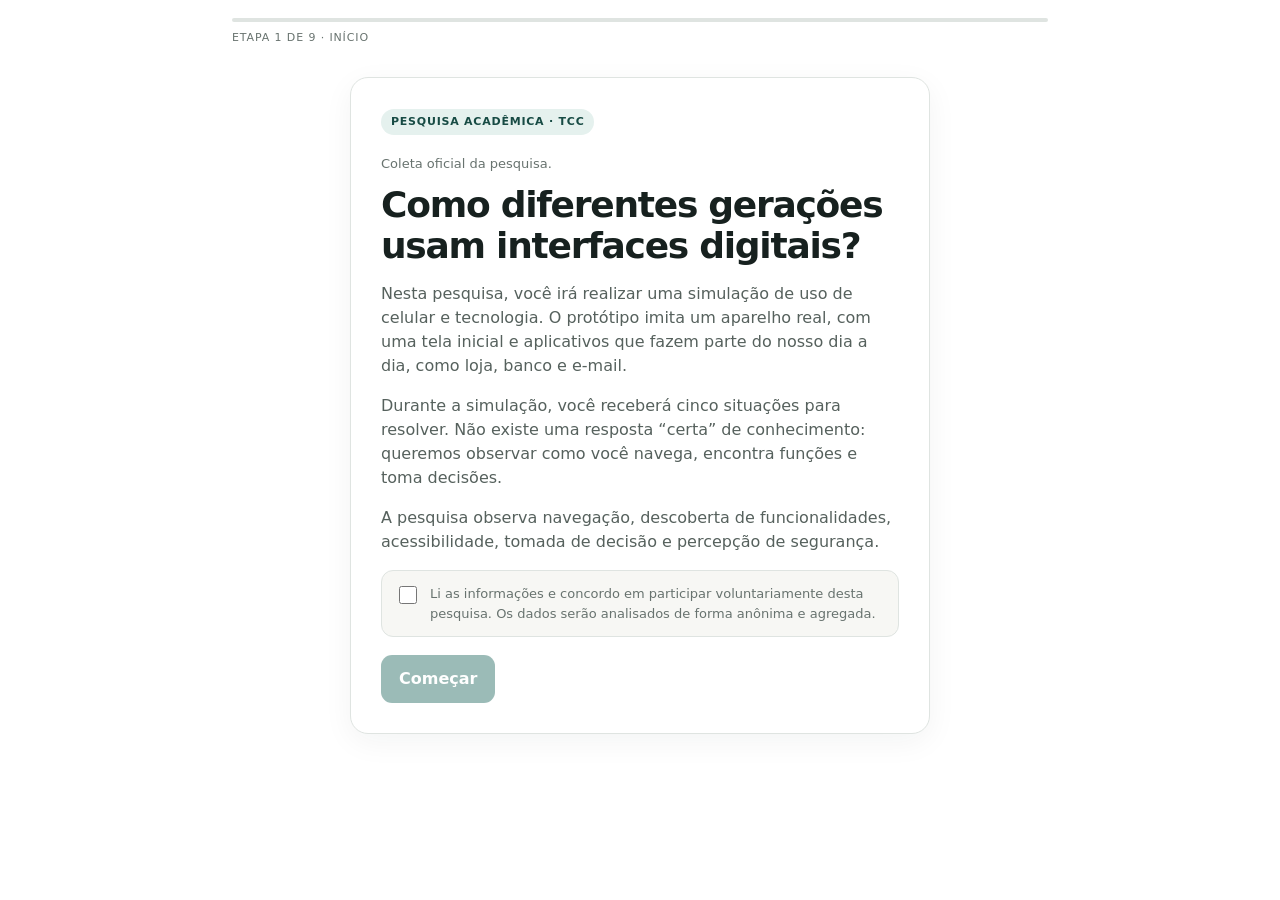
<file: index.html>
<!doctype html>
<html lang="pt-BR">
  <head>
    <meta charset="UTF-8" />
    <meta name="viewport" content="width=device-width, initial-scale=1.0" />
    <title>Estudo de Usabilidade — Protótipo Intergeracional</title>
    <link rel="stylesheet" href="style.css" />
    <style>
      /* Mantém apenas o botão de olho criado pelo protótipo; oculta o controle nativo do navegador. */
      input[type="password"]::-ms-reveal,
      input[type="password"]::-ms-clear {
        display: none;
      }
    </style>

    <!-- Google Tag Manager -->
    <script>(function(w,d,s,l,i){w[l]=w[l]||[];w[l].push({'gtm.start':
    new Date().getTime(),event:'gtm.js'});var f=d.getElementsByTagName(s)[0],
    j=d.createElement(s),dl=l!='dataLayer'?'&l='+l:'';j.async=true;j.src=
    'https://www.googletagmanager.com/gtm.js?id='+i+dl;f.parentNode.insertBefore(j,f);
    })(window,document,'script','dataLayer','GTM-TCQZM9PZ');</script>
    <!-- End Google Tag Manager -->
  </head>
  <body>
    <!-- Google Tag Manager (noscript) -->
    <noscript><iframe src="https://www.googletagmanager.com/ns.html?id=GTM-TCQZM9PZ"
    height="0" width="0" style="display:none;visibility:hidden"></iframe></noscript>
    <!-- End Google Tag Manager (noscript) -->

    <div class="app">
      <header class="top">
        <div class="progress"><i id="progressBar"></i></div>
        <div class="progress-label" id="progressLabel">Início</div>
      </header>
      <main>
        <section class="step active" data-step="welcome">
          <div class="card">
            <span class="eyebrow">Pesquisa acadêmica · TCC</span>
            <p id="studyModeNotice" class="fine" style="margin:5px 0 10px"></p>
            <h1>Como diferentes gerações usam interfaces digitais?</h1>
            <p class="lead">
              Nesta pesquisa, você irá realizar uma simulação de uso de celular
              e tecnologia. O protótipo imita um aparelho real, com uma tela
              inicial e aplicativos que fazem parte do nosso dia a dia, como
              loja, banco e e-mail.
            </p>
            <p class="lead">
              Durante a simulação, você receberá cinco situações para resolver.
              Não existe uma resposta “certa” de conhecimento: queremos observar
              como você navega, encontra funções e toma decisões.
            </p>
            <p class="lead">
              A pesquisa observa navegação, descoberta de funcionalidades,
              acessibilidade, tomada de decisão e percepção de segurança.
            </p>
            <div class="consent">
              <input id="consent" type="checkbox" /><label for="consent"
                >Li as informações e concordo em participar voluntariamente
                desta pesquisa. Os dados serão analisados de forma anônima e
                agregada.</label
              >
            </div>
            <div class="actions">
              <button class="btn primary" id="start" disabled>Começar</button>
            </div>
          </div>
        </section>
        <section class="step" data-step="profile">
          <div class="card">
            <span class="eyebrow">Antes de começar</span>
            <h2>Sobre você</h2>

            <div class="choice-group">
              <span class="group-label">Faixa etária</span>
              <div class="choices" data-key="faixa">
                <button class="choice" data-value="13-29">13–29 · Geração Z</button
                ><button class="choice" data-value="30-45">30–45 · Millennials</button
                ><button class="choice" data-value="46-61">46–61 · Geração X</button
                ><button class="choice" data-value="62-80">62–80 · Baby Boomers</button
                ><button class="choice" data-value="81+">81+ · Geração Silenciosa</button>
              </div>
            </div>
            <div class="choice-group">
              <span class="group-label">Familiaridade com tecnologia</span>
              <div class="choices" data-key="afinidade">
                <button class="choice" data-value="baixa">Baixa</button
                ><button class="choice" data-value="media">Média</button
                ><button class="choice" data-value="alta">Alta</button>
              </div>
            </div>
            <div class="actions">
              <button class="btn primary" id="profileNext" disabled>
                Continuar
              </button>
            </div>
          </div>
        </section>

        <section class="step" data-step="phone-flow">
          <div class="task" id="taskBox"></div>
          <div class="phone-stage">
            <div class="phone">
              <div class="screen">
                <div class="island"></div>
                <div class="status">
                  <span>9:41</span
                  ><span class="status-icons"
                    ><svg viewBox="0 0 24 24" fill="currentColor">
                      <path
                        d="M2 18h3v4H2zm5-4h3v8H7zm5-4h3v12h-3zm5-4h3v16h-3z"
                      /></svg
                    ><svg
                      viewBox="0 0 24 24"
                      fill="none"
                      stroke="currentColor"
                      stroke-width="2"
                    >
                      <rect x="2" y="6" width="18" height="12" rx="2" />
                      <path d="M22 10v4" /></svg
                  ></span>
                </div>
                <div class="screen-body">
                  <!-- HOME -->
                  <div class="view active home" id="homeView">
                    <div class="home-date">terça-feira · 9 de outubro</div>
                    <div class="grid">
                      <button class="app-tile" data-app="fotos">
                        <span class="icon app-system"
                          ><svg
                            viewBox="0 0 24 24"
                            fill="none"
                            stroke="currentColor"
                            stroke-width="1.8"
                          >
                            <rect x="3" y="5" width="18" height="15" rx="3" />
                            <circle cx="12" cy="12" r="3" />
                            <path d="M7 5l1.5-2h7L17 5" /></svg></span
                        ><span class="label">Fotos</span>
                      </button>
                      <button class="app-tile" data-app="calc">
                        <span class="icon app-blue"
                          ><svg
                            viewBox="0 0 24 24"
                            fill="none"
                            stroke="white"
                            stroke-width="1.7"
                          >
                            <rect x="5" y="2.5" width="14" height="19" rx="2" />
                            <path
                              d="M8 6h8M8 10h2m4 0h2M8 14h2m4 0h2M8 18h2m4 0h2"
                            /></svg></span
                        ><span class="label">Calculadora</span>
                      </button>
                      <button class="app-tile" data-app="mapas">
                        <span class="icon app-green"
                          ><svg
                            viewBox="0 0 24 24"
                            fill="none"
                            stroke="white"
                            stroke-width="1.7"
                          >
                            <path d="M3 5l6-2 6 2 6-2v16l-6 2-6-2-6 2z" />
                            <path d="M9 3v16m6-14v16" /></svg></span
                        ><span class="label">Mapas</span>
                      </button>
                      <button class="app-tile" data-app="ajustes">
                        <span class="icon app-system"
                          ><svg
                            viewBox="0 0 24 24"
                            fill="none"
                            stroke="white"
                            stroke-width="1.8"
                          >
                            <circle cx="12" cy="12" r="3" />
                            <path
                              d="M19.4 15a1.8 1.8 0 000-6l1-1.7-1.7-1-1.4 1a8 8 0 00-2-.8L15 4h-2l-.3 2.5a8 8 0 00-2 .8l-1.4-1-1.7 1 1 1.7a1.8 1.8 0 000 6l-1 1.7 1.7 1 1.4-1a8 8 0 002 .8L11 20h2l.3-2.5a8 8 0 002-.8l1.4 1 1.7-1z"
                            /></svg></span
                        ><span class="label">Ajustes</span>
                      </button>
                      <button class="app-tile" data-app="vitrine">
                        <span class="icon app-vitrine"
                          ><svg
                            viewBox="0 0 24 24"
                            fill="none"
                            stroke="white"
                            stroke-width="1.8"
                          >
                            <path d="M4 9h16l-1 11H5L4 9z" />
                            <path d="M8 9V7a4 4 0 0 1 8 0v2" />
                            <path d="M9 13h6" /></svg></span
                        ><span class="label">Vitrine</span>
                      </button>
                      <button class="app-tile" data-app="banco">
                        <span class="icon app-bank"
                          ><svg
                            viewBox="0 0 24 24"
                            fill="none"
                            stroke="currentColor"
                            stroke-width="1.7"
                          >
                            <path d="M3 9l9-5 9 5" />
                            <path
                              d="M5 10v8m4-8v8m6-8v8m4-8v8M3 20h18M2 10h20"
                            /></svg></span
                        ><span class="label">Banco</span>
                      </button>
                      <button class="app-tile" data-app="email">
                        <span class="icon app-mail"
                          ><svg
                            viewBox="0 0 24 24"
                            fill="none"
                            stroke="white"
                            stroke-width="1.8"
                          >
                            <rect x="3" y="5" width="18" height="14" rx="2" />
                            <path d="M4 7l8 6 8-6" /></svg
                          ><span class="badge">3</span></span
                        ><span class="label">E-mail</span>
                      </button>
                      <button class="app-tile" data-app="notas">
                        <span class="icon app-note"
                          ><svg
                            viewBox="0 0 24 24"
                            fill="none"
                            stroke="#5c4b05"
                            stroke-width="1.7"
                          >
                            <path d="M6 3h10l3 3v15H6z" />
                            <path
                              d="M16 3v4h4M9 11h7M9 15h7M9 19h4"
                            /></svg></span
                        ><span class="label">Notas</span>
                      </button>
                    </div>
                    <div class="dock">
                      <button class="app-tile" data-app="telefone">
                        <span class="icon app-green"
                          ><svg
                            viewBox="0 0 24 24"
                            fill="none"
                            stroke="white"
                            stroke-width="2"
                          >
                            <path
                              d="M7 3l3 2-2 4c1 2 3 4 5 5l4-2 2 3c-2 4-5 5-8 3-4-2-8-7-8-11 0-3 1-4 4-4z"
                            /></svg
                        ></span>
                      </button>
                      <button class="app-tile" data-app="mensagens">
                        <span class="icon app-green"
                          ><svg
                            viewBox="0 0 24 24"
                            fill="none"
                            stroke="white"
                            stroke-width="1.8"
                          >
                            <path d="M4 5h16v11H9l-4 4v-4H4z" />
                            <path d="M8 10h8M8 13h5" /></svg
                        ></span>
                      </button>
                      <button class="app-tile" data-app="navegador">
                        <span class="icon app-blue"
                          ><svg
                            viewBox="0 0 24 24"
                            fill="none"
                            stroke="white"
                            stroke-width="1.7"
                          >
                            <circle cx="12" cy="12" r="9" />
                            <path d="M15 9l-2 5-5 2 2-5z" /></svg
                        ></span>
                      </button>
                      <button class="app-tile" data-app="musica">
                        <span class="icon app-red"
                          ><svg
                            viewBox="0 0 24 24"
                            fill="none"
                            stroke="white"
                            stroke-width="1.8"
                          >
                            <path d="M9 18V5l10-2v13" />
                            <circle cx="6" cy="18" r="3" />
                            <circle cx="16" cy="16" r="3" /></svg
                        ></span>
                      </button>
                    </div>
                  </div>

                  <!-- VITRINE -->
                  <div class="view app" id="vitrineView"></div>
                  <!-- BANCO -->
                  <div class="view app" id="bancoView"></div>
                  <!-- EMAIL -->
                  <div class="view app" id="emailView"></div>
                  <!-- INERT -->
                  <div class="view app" id="inertView">
                    <div class="app-head">
                      <button class="back" data-home>‹</button>Aplicativo
                    </div>
                    <div
                      class="app-content"
                      style="
                        display: grid;
                        place-items: center;
                        text-align: center;
                      "
                    >
                      <div>
                        <div style="font-size: 34px; margin-bottom: 10px">
                          Não disponível
                        </div>
                        <p class="lead" id="inertText"></p>
                        <button class="btn secondary" data-home>
                          Voltar à tela inicial
                        </button>
                      </div>
                    </div>
                  </div>
                </div>
                <div
                  class="homebar android-nav"
                  aria-label="Navegação do Android"
                >
                  <button data-home aria-label="Voltar">
                    <svg viewBox="0 0 24 24">
                      <path d="M16 5L9 12l7 7" fill="none" />
                    </svg>
                  </button>
                  <button data-home aria-label="Tela inicial">
                    <svg viewBox="0 0 24 24">
                      <circle cx="12" cy="12" r="7" />
                    </svg>
                  </button>
                  <button aria-label="Aplicativos recentes" id="recentBtn">
                    <svg viewBox="0 0 24 24">
                      <rect x="7" y="7" width="10" height="10" rx="1" />
                    </svg>
                  </button>
                </div>
              </div>
            </div>
          </div>
        </section>

        <section class="step" data-step="sus">
          <div class="card">
            <span class="eyebrow">Avaliação final</span>
            <h2>Como foi sua experiência?</h2>
            <div id="likert"></div>
            <div class="actions">
              <button class="btn primary" id="finish" disabled>
                Ver resultado
              </button>
            </div>
          </div>
        </section>
        <section class="step" data-step="result">
          <div class="card">
            <span class="eyebrow">Pesquisa concluída</span>
            <h2>Obrigada por participar!</h2>
            <p class="lead">
              Sua participação ajudará a analisar diferenças de usabilidade e
              acessibilidade entre gerações.
            </p>
            <div id="resultStats"></div>
          </div>
        </section>
      </main>
    </div>

    <div class="modal" id="logoutModal">
      <div class="modal-box">
        <h3>Sair da conta?</h3>
        <p class="lead" style="font-size: 13px">
          Você será desconectado do Vitrine.
        </p>
        <div class="actions">
          <button class="btn secondary" id="cancelLogout">Cancelar</button
          ><button class="btn danger" id="confirmLogout">Sair</button>
        </div>
      </div>
    </div>

    <script>
      window.dataLayer = window.dataLayer || [];

      // O GTM preserva o último valor de cada chave na camada de dados.
      // Limpamos os campos de eventos anteriores no MESMO push do evento atual,
      // evitando que uma tag leia, por exemplo, o produto de um erro anterior.
      // Não mexemos nas chaves internas do GTM (gtm.*, event, etc.).
      const camposDeRastreamento = [
        "faixa_etaria", "afinidade_tecnologica", "step_name", "step_atual",
        "task", "app", "item", "produto", "motivo", "desafio",
        "tempo_segundos", "erros", "usou_recuperacao", "fonte_encontrada",
        "cliques_isca", "filtros_aplicados", "produto_errado", "usou_copia_cola",
        "falsos_positivos", "resposta_sem_ajuda", "resposta_conforto",
        "resposta_encontrou_funcoes", "resposta_seguranca",
        "tempo_total_segundos", "tempo_medio_segundos", "desafios_pulados",
        "desafios_concluidos", "tempo_d1_segundos", "tempo_d2_segundos",
        "tempo_d3_segundos", "tempo_d4_segundos", "tempo_d5_segundos",
        "id_usuario", "id_participacao", "tipo_coleta",
        "total_erros_produto", "total_cliques_distratores"
      ];
      const camposLimpos = Object.fromEntries(
        camposDeRastreamento.map(campo => [campo, undefined])
      );

      // A URL normal é a coleta oficial. Para testes use ?coleta=teste.
      // O modo de depuração (?debug=verdade) também é sempre classificado como teste.
      const parametrosColeta = new URLSearchParams(window.location.search);
      const tipoColeta = parametrosColeta.get("coleta") === "teste" ||
        parametrosColeta.get("debug") === "verdade" ? "teste" : "oficial";

      function novoIdAleatorio() {
        if (window.crypto && typeof window.crypto.randomUUID === "function") {
          return window.crypto.randomUUID();
        }
        // Alternativa para navegadores antigos: sem informação pessoal.
        const bytes = new Uint8Array(16);
        if (window.crypto && window.crypto.getRandomValues) window.crypto.getRandomValues(bytes);
        else for (let i = 0; i < bytes.length; i++) bytes[i] = Math.floor(Math.random() * 256);
        return Array.from(bytes, b => b.toString(16).padStart(2, "0")).join("");
      }

      function obterIdUsuario() {
        // Identifica ESTE navegador, não prova a identidade de uma pessoa.
        try {
          const chave = "tcc_id_usuario_v1";
          let id = localStorage.getItem(chave);
          if (!id) {
            id = novoIdAleatorio();
            localStorage.setItem(chave, id);
          }
          return id;
        } catch (erro) {
          // Navegadores que bloqueiam armazenamento ainda podem concluir o estudo.
          return novoIdAleatorio();
        }
      }

      function iniciarParticipacao() {
        state.idUsuario = obterIdUsuario();
        state.idParticipacao = novoIdAleatorio();
        state.startedAt = Date.now();
        state.totalErrosProduto = 0;
        state.totalCliquesDistratores = 0;
        state.resultadoEnviado = false;
      }

      function track(event, params = {}) {
        const eventosPesquisa = ["wrong_product", "decoy_click", "study_result", "survey_complete"];
        if (state.idParticipacao && event === "wrong_product") state.totalErrosProduto++;
        if (state.idParticipacao && event === "decoy_click") state.totalCliquesDistratores++;
        const dados = eventosPesquisa.includes(event)
          ? {
              faixa_etaria: state.faixa,
              afinidade_tecnologica: state.afinidade,
              id_usuario: state.idUsuario,
              id_participacao: state.idParticipacao,
              tipo_coleta: tipoColeta,
              ...params
            }
          : params;
        window.dataLayer.push({ ...camposLimpos, ...dados, event });
        console.log("[dataLayer]", event, dados);
      }
      const state = {
        startedAt: Date.now(),
        idUsuario: null,
        idParticipacao: null,
        totalErrosProduto: 0,
        totalCliquesDistratores: 0,
        resultadoEnviado: false,
        category: "Todos",
        faixa: null,
        afinidade: null,
        step: "welcome",
        logged: false,
        newPassword: null,
        selectedContact: null,
        cart: null,
        font: 16,
        recoverySent: false,
        pixPending: null,
        d1: { start: 0, end: 0, errors: 0, recovery: false, skipped: false },
        d2: { start: 0, end: 0, decoys: 0, fontFound: false, skipped: false },
        d3: {
          start: 0,
          end: 0,
          filters: false,
          wrongProduct: 0,
          skipped: false,
        },
        d4: { start: 0, end: 0, errors: 0, search: false, skipped: false },
        d5: { start: 0, end: 0, falsePositive: 0, skipped: false },
        answers: [],
      };
      document.getElementById("studyModeNotice").textContent = tipoColeta === "teste"
        ? "Modo de teste — os eventos desta participação serão identificados como teste."
        : "Coleta oficial da pesquisa.";

      const steps = [
        "welcome",
        "profile",
        "d1",
        "d2",
        "d3",
        "d4",
        "d5",
        "sus",
        "result",
      ];
      const labels = {
        welcome: "Início",
        profile: "Perfil",
        d1: "Desafio 1",
        d2: "Desafio 2",
        d3: "Desafio 3",
        d4: "Desafio 4",
        d5: "Desafio 5",
        sus: "Avaliação",
        result: "Concluído",
      };
      const tasks = {
        d1: "Acesse a conta da Vitrine. Você não sabe a senha, então recupere o acesso usando o e-mail cadastrado.",
        d2: "Entre no aplicativo Vitrine. Atualize seu telefone, encontre uma forma de aumentar o tamanho do texto e depois saia da conta.",
        d3: "Na tela inicial do celular, abra o aplicativo Vitrine. Encontre uma cadeira entre R$ 400 e R$ 700, disponível em estoque, e gere o pagamento por Pix para essa compra.",
        d4: "Na tela inicial do celular, abra o aplicativo Banco e use o Pix para pagar o pedido da Vitrine que está aguardando pagamento.",
        d5: "Na tela inicial do celular, abra o aplicativo E-mail. Analise as mensagens recebidas, encontre uma mensagem suspeita e marque-a como tal.",
      };
      function svg(name) {
        const s = {
          home: `<path d="M3 11l9-8 9 8v9a1 1 0 0 1-1 1h-5v-6H9v6H4a1 1 0 0 1-1-1z"/>`,
          bag: `<path d="M5 8h14l1 13H4z"/><path d="M9 8V6a3 3 0 0 1 6 0v2"/>`,
          user: `<circle cx="12" cy="8" r="3"/><path d="M5 21a7 7 0 0 1 14 0"/>`,
          arrow: `<path d="M19 12H5m7-7-7 7 7 7"/>`,
          pix: `<path d="M7 7l5-5 5 5-5 5zM7 17l5-5 5 5-5 5zM2 12l5-5 5 5-5 5zM12 12l5-5 5 5-5 5z"/>`,
        };
        return `<svg viewBox="0 0 24 24" fill="none" stroke="currentColor" stroke-width="1.8">${s[name] || ""}</svg>`;
      }
      function showStep(name) {
        document
          .querySelectorAll(".step")
          .forEach((x) => x.classList.remove("active"));
        const target =
          steps.includes(name) && ["d1", "d2", "d3", "d4", "d5"].includes(name)
            ? "phone-flow"
            : name;
        document
          .querySelector('[data-step="' + target + '"]')
          .classList.add("active");
        state.step = name;
        document.body.classList.toggle(
          "study-active",
          ["d1", "d2", "d3", "d4", "d5"].includes(name),
        );
        const i = steps.indexOf(name);
        document.getElementById("progressBar").style.width =
          (i / (steps.length - 1)) * 100 + "%";
        document.getElementById("progressLabel").textContent =
          "Etapa " + (i + 1) + " de " + steps.length + " · " + labels[name];
        track("step_view", {
          step_name: name,
          faixa_etaria: state.faixa,
          afinidade_tecnologica: state.afinidade,
        });
        if (["d1", "d2", "d3", "d4", "d5"].includes(name)) {
          const taskNumber = Number(name.slice(1));
          document.getElementById("taskBox").innerHTML =
            `<div class="task-top"><small>DESAFIO ${taskNumber} DE 5</small><strong>${labels[name]}</strong></div><p>${tasks[name]}</p><div class="task-actions"><button class="btn secondary skip-btn" id="skipTask">Pular desafio</button></div>`;
          document.getElementById("skipTask").onclick = () => skipTask(name);
          openHome();
          state[name].start = Date.now();
        }
        window.scrollTo({ top: 0, behavior: "smooth" });
      }
      function nextChallenge(key) {
        const order = ["d1", "d2", "d3", "d4", "d5"];
        const i = order.indexOf(key);
        return order[i + 1] || "sus";
      }
      function skipTask(key) {
        state[key].skipped = true;
        state[key].end = Date.now();
        track("task_skipped", {
          task: key,
          tempo_segundos: ((state[key].end - state[key].start) / 1000).toFixed(
            1,
          ),
          faixa_etaria: state.faixa,
        });
        showStep(nextChallenge(key));
      }

      function setHomeView(id) {
        document
          .querySelectorAll(
            "#homeView,#vitrineView,#bancoView,#emailView,#inertView",
          )
          .forEach((x) => x.classList.remove("active"));
        document.getElementById(id).classList.add("active");
      }
      function openHome() {
        setHomeView("homeView");
      }
      document
        .querySelectorAll("[data-home]")
        .forEach((x) => x.addEventListener("click", openHome));
      function finishTask(key, extra = {}) {
        state[key].end = Date.now();
        track("task_complete", {
          task: key,
          tempo_segundos: ((state[key].end - state[key].start) / 1000).toFixed(
            1,
          ),
          faixa_etaria: state.faixa,
          ...extra,
        });
      }

      /* profile */
      document
        .getElementById("consent")
        .addEventListener(
          "change",
          (e) =>
            (document.getElementById("start").disabled = !e.target.checked),
        );
      document.getElementById("start").onclick = () => {
        iniciarParticipacao();
        showStep("profile");
      };
      document.querySelectorAll(".choices").forEach((group) =>
        group.querySelectorAll(".choice").forEach(
          (btn) =>
            (btn.onclick = () => {
              group
                .querySelectorAll(".choice")
                .forEach((b) => b.classList.remove("selected"));
              btn.classList.add("selected");
              state[group.dataset.key] = btn.dataset.value;
              document.getElementById("profileNext").disabled = !(
                state.faixa && state.afinidade
              );
            }),
        ),
      );
      document.getElementById("profileNext").onclick = () => {
        track("profile_submitted", {
          faixa_etaria: state.faixa,
          afinidade_tecnologica: state.afinidade,
        });
        showStep("d1");
      };

      /* ---------- VITRINE TEMPLATES ---------- */
      function passwordEyeIcon(showing = false) {
        return showing
          ? '<svg viewBox="0 0 24 24" width="20" height="20" aria-hidden="true" fill="none" stroke="currentColor" stroke-width="1.8" stroke-linecap="round" stroke-linejoin="round"><path d="M3 3l18 18"/><path d="M10.6 10.6a2 2 0 002.8 2.8"/><path d="M9.9 5.2A10.8 10.8 0 0112 5c5.2 0 8.8 4.5 9.5 6-.3.7-1.2 2-2.8 3.5"/><path d="M6.2 6.2C3.9 7.6 2.7 9.8 2.5 11c.7 1.5 4.3 6 9.5 6 1 0 2-.2 2.9-.5"/></svg>'
          : '<svg viewBox="0 0 24 24" width="20" height="20" aria-hidden="true" fill="none" stroke="currentColor" stroke-width="1.8" stroke-linecap="round" stroke-linejoin="round"><path d="M2.5 12s3.5-6 9.5-6 9.5 6 9.5 6-3.5 6-9.5 6-9.5-6-9.5-6z"/><circle cx="12" cy="12" r="2.5"/></svg>';
      }
      function renderOrbitaLogin() {
        document.getElementById("vitrineView").innerHTML =
          `<div class="app-head"><button class="back" data-home>‹</button><div class="brand-lockup" style="margin:0"><span class="brand-mark">V</span><strong>Vitrine</strong></div></div><div class="app-content"><div class="brand-lockup"><span class="brand-mark">V</span><div><strong>Olá, Ana</strong><div class="fine">Acesse sua conta para continuar</div></div></div><div id="loginArea"><div class="field"><label>E-mail</label><input id="loginEmail" value="ana.silva@email.com"></div><div class="field"><label>Senha</label><div class="password"><input id="loginPass" type="password"><button class="eye" type="button" id="togglePass" aria-label="Mostrar senha" title="Mostrar senha">${passwordEyeIcon()}</button></div></div><div class="error" id="loginErr">A senha informada não confere. Você pode tentar novamente ou recuperar o acesso.</div><div class="actions"><button class="btn primary" id="loginBtn" style="width:100%">Entrar</button></div><button class="link" id="forgot">Esqueci minha senha</button></div><div id="recoveryArea" hidden></div></div>`;
        document.getElementById("loginBtn").onclick = () => {
          if (
            state.newPassword &&
            document.getElementById("loginPass").value === state.newPassword
          ) {
            state.logged = true;
            if (state.step === "d1") {
              finishTask("d1", {
                erros: state.d1.errors,
                usou_recuperacao: state.d1.recovery,
              });
              renderOrbitaHome();
              showStep("d2");
            } else if (state.step === "d3") {
              track("vitrine_login", { task: "d3", faixa_etaria: state.faixa });
              renderOrbitaHome();
            } else {
              renderOrbitaHome();
            }
          } else {
            state.d1.errors++;
            document.getElementById("loginErr").classList.add("show");
            track("form_error", { task: "login", faixa_etaria: state.faixa });
          }
        };
        document.getElementById("togglePass").onclick = () => {
          const input = document.getElementById("loginPass");
          const showing = input.type === "password";
          input.type = showing ? "text" : "password";
          const button = document.getElementById("togglePass");
          button.innerHTML = passwordEyeIcon(showing);
          button.setAttribute("aria-label", showing ? "Ocultar senha" : "Mostrar senha");
          button.title = showing ? "Ocultar senha" : "Mostrar senha";
        };
        document.getElementById("forgot").onclick = showRecovery;
        document
          .querySelectorAll("[data-home]")
          .forEach((x) => (x.onclick = openHome));
      }
      function showRecovery() {
        state.d1.recovery = true;
        track("nav_item_click", { item: "esqueci-senha", step_atual: "d1" });
        const area = document.getElementById("recoveryArea");
        document.getElementById("loginArea").hidden = true;
        area.hidden = false;
        if (state.recoverySent) {
          renderRecoveryCode();
          return;
        }
        area.innerHTML = `<h3>Recuperar senha</h3><p class="fine">Informe o e-mail cadastrado para receber um código de verificação.</p><div class="field"><label>E-mail</label><input id="recEmail" value="ana.silva@email.com"></div><button class="btn primary" id="sendCode" style="width:100%">Enviar código</button>`;
        document.getElementById("sendCode").onclick = () => {
          state.recoverySent = true;
          renderRecoveryCode();
        };
      }
      function renderRecoveryCode() {
        const area = document.getElementById("recoveryArea");
        area.innerHTML = `<div class="success"><b>Código enviado para seu e-mail.</b><br><span style="font-size:12px">Volte para a tela inicial do celular e abra o aplicativo <b>E-mail</b> para consultar a mensagem.</span></div><div class="field" style="margin-top:13px"><label>Código de verificação</label><input id="code" inputmode="numeric" placeholder="0000"></div><div class="error" id="codeErr">Código incorreto.</div><button class="btn primary" id="confirmCode" style="width:100%">Confirmar código</button>`;
        document.getElementById("confirmCode").onclick = () => {
          if (document.getElementById("code").value === "4821") {
            area.innerHTML = `<h3>Crie uma nova senha</h3><div class="field"><label>Nova senha</label><div class="password"><input id="new1" type="password"><button class="eye" type="button" id="toggleNew1" aria-label="Mostrar senha" title="Mostrar senha">${passwordEyeIcon()}</button></div></div><div class="field"><label>Confirmar nova senha</label><div class="password"><input id="new2" type="password"><button class="eye" type="button" id="toggleNew2" aria-label="Mostrar senha" title="Mostrar senha">${passwordEyeIcon()}</button></div></div><div class="error" id="newErr">Use pelo menos 6 caracteres e repita a mesma senha.</div><button class="btn primary" id="saveNew" style="width:100%">Redefinir senha</button>`;
            [ ["toggleNew1", "new1"], ["toggleNew2", "new2"] ].forEach(([buttonId, inputId]) => {
              document.getElementById(buttonId).onclick = () => {
                const input = document.getElementById(inputId);
                const showing = input.type === "password";
                input.type = showing ? "text" : "password";
                const button = document.getElementById(buttonId);
                button.innerHTML = passwordEyeIcon(showing);
                button.setAttribute("aria-label", showing ? "Ocultar senha" : "Mostrar senha");
                button.title = showing ? "Ocultar senha" : "Mostrar senha";
              };
            });
            document.getElementById("saveNew").onclick = () => {
              const a = document.getElementById("new1").value,
                b = document.getElementById("new2").value;
              if (a.length >= 6 && a === b) {
                state.newPassword = a;
                area.innerHTML =
                  '<div class="success"><b>Senha redefinida.</b><br><span style="font-size:12px">Agora volte ao login.</span></div><button class="btn primary" id="backLogin" style="width:100%;margin-top:12px">Voltar para login</button>';
                document.getElementById("backLogin").onclick =
                  renderOrbitaLogin;
              } else document.getElementById("newErr").classList.add("show");
            };
          } else document.getElementById("codeErr").classList.add("show");
        };
      }

      function renderOrbitaHome() {
        document.getElementById("vitrineView").innerHTML =
          `<div class="app-head"><span class="brand-mark" style="width:34px;height:34px;font-size:17px">V</span><strong>Vitrine</strong><span style="margin-left:auto;font-size:12px;color:#6f7774">Olá, Ana</span></div><div class="app-content"><div id="storeHome"><div class="store-hero"><div class="store-logo"><span class="store-logo-mark">V</span><div><b>Vitrine</b><div class="fine">Compras para sua casa</div></div></div><strong>O que você está procurando?</strong><span class="fine">Encontre produtos, compare preços e compre com segurança.</span></div><div class="category-row"><button class="category" data-category="Todos">Todos</button><button class="category" data-category="Móveis">Móveis</button><button class="category" data-category="Casa">Casa</button><button class="category" data-category="Tecnologia">Tecnologia</button></div><div style="display:flex;justify-content:space-between;align-items:center;margin:4px 0 9px"><b>Ofertas para você</b><button class="link" id="viewAll">Ver tudo</button></div><div class="products"><div class="product featured-product" data-featured-product="Cadeira Ipê" role="button" aria-label="Selecionar Cadeira Ipê" tabindex="0" style="cursor:pointer"><div class="product-img">${productArt("Cadeira Ipê")}</div><strong>Cadeira Ipê</strong><small>Entrega grátis · Em estoque</small><div class="price-tag">R$ 650,00</div></div><div class="product featured-product" data-featured-product="Cadeira Slim" role="button" aria-label="Selecionar Cadeira Slim" tabindex="0" style="cursor:pointer"><div class="product-img">${productArt("Cadeira Slim")}</div><strong>Cadeira Slim</strong><small>Em estoque</small><div class="price-tag">R$ 480,00</div></div></div><div style="margin-top:14px;background:#f5f7fa;border-radius:12px;padding:12px"><b style="font-size:13px">Compra segura</b><p class="fine" style="margin:3px 0 0">Você escolhe como pagar somente no final da compra.</p></div></div><div id="storeShop" hidden></div><div id="accountArea" hidden></div></div><div class="app-nav"><button class="navbtn active" data-o="home">${svg("home")}Início</button><button class="navbtn" data-o="shop">${svg("bag")}Loja</button><button class="navbtn" data-o="account">${svg("user")}Conta</button></div>`;
        const chooseFeaturedProduct = (name) => {
          openStore();
          const card = Array.from(document.querySelectorAll("[data-product-card]")).find(el => el.dataset.productCard === name);
          if (card) card.click();
        };
        document.querySelectorAll("[data-featured-product]").forEach(card => {
          card.addEventListener("click", () => chooseFeaturedProduct(card.dataset.featuredProduct));
          card.addEventListener("keydown", e => {
            if (e.key === "Enter" || e.key === " ") {
              e.preventDefault();
              chooseFeaturedProduct(card.dataset.featuredProduct);
            }
          });
        });
        document.querySelectorAll("[data-category]").forEach(b => b.onclick = () => { openStore(); state.d3.category = b.dataset.category; renderProducts(); });
        document.getElementById("viewAll")?.addEventListener("click", () => { openStore(); state.d3.category = "Todos"; renderProducts(); });
        document.querySelectorAll(".navbtn").forEach(
          (b) =>
            (b.onclick = () => {
              const t = b.dataset.o;
              if (t === "shop" && state.step === "d3") openStore();
              else if (t === "account" && state.step === "d2") openAccount();
              else if (t === "home") {
                document.getElementById("storeHome").hidden = false;
                document.getElementById("storeShop").hidden = true;
                document.getElementById("accountArea").hidden = true;
                setNav("home");
              } else {
                if (state[state.step] && "decoys" in state[state.step])
                  state[state.step].decoys++;
                track("decoy_click", {
                  item: "aba-" + t,
                  step_atual: state.step,
                });
              }
            }),
        );
        document
          .querySelectorAll("[data-home]")
          .forEach((x) => (x.onclick = openHome));
      }
      function setNav(t) {
        document
          .querySelectorAll(".navbtn")
          .forEach((b) => b.classList.toggle("active", b.dataset.o === t));
      }
      function openStore() {
        setNav("shop");
        document.getElementById("storeHome").hidden = true;
        document.getElementById("accountArea").hidden = true;
        document.getElementById("storeShop").hidden = false;
        renderStore();
      }
      const products = [
        { name: "Cadeira Ipê", price: 650, stock: true, category: "Móveis" },
        { name: "Cadeira Slim", price: 480, stock: true, category: "Móveis" },
        { name: "Cadeira Premium", price: 899, stock: true, category: "Móveis" },
        { name: "Banco Cumaru", price: 450, stock: true, category: "Móveis" },
        { name: "Aparador Sucupira", price: 990, stock: false, category: "Casa" },
        { name: "Mesa Angico", price: 2100, stock: true, category: "Casa" },
        { name: "Luminária Nuvem", price: 189, stock: true, category: "Casa" },
        { name: "Fone Aurora", price: 299, stock: true, category: "Tecnologia" },
        { name: "Caixa de som Brisa", price: 220, stock: true, category: "Tecnologia" },
      ];
      function renderStore() {
        document.getElementById("storeShop").innerHTML =
          `<div class="store-tools"><input class="search" placeholder="Buscar produto"><button class="filter-button" id="filterBtn">Filtrar</button></div><div class="filter-panel" id="filterPanel"><div class="filter-title">Filtrar produtos</div><div class="filter-grid"><label class="check"><input type="checkbox" id="catFurniture"> Móveis</label><label class="check"><input type="checkbox" id="stock"> Em estoque</label></div><div style="margin-top:10px;font-size:11px;font-weight:700">Preço</div><div class="price"><input id="min" placeholder="Mínimo"><input id="max" placeholder="Máximo"></div><button class="btn primary apply-filter" id="applyFilter">Aplicar filtros</button></div><div class="chips" id="chips"></div><div id="productFeedback" class="error" role="status" style="margin:10px 0"></div><div class="products" id="products"></div>`;
        document.getElementById("filterBtn").onclick = () =>
          document.getElementById("filterPanel").classList.toggle("open");
        document.getElementById("applyFilter").onclick = () => {
          state.d3.filters = true;
          renderProducts();
          document.getElementById("filterPanel").classList.remove("open");
          track("filter_applied", {
            task: "compra",
            faixa_etaria: state.faixa,
          });
        };
        renderProducts();
      }
      function productArt(name) {
        const chair = name.toLowerCase().includes("cadeira");
        const slim = name.toLowerCase().includes("slim");
        if (chair)
          return `<svg viewBox="0 0 120 100" fill="none" aria-hidden="true"><path d="M34 18h48v34H34z" fill="${slim ? "#d8e2e8" : "#b9c8bd"}"/><path d="M38 52h44l9 35H29l9-35z" fill="${slim ? "#9aaebb" : "#718477"}"/><path d="M45 87v8M75 87v8M35 87v8M85 87v8" stroke="#35403b" stroke-width="5" stroke-linecap="round"/><path d="M40 25h36" stroke="#fff" stroke-width="3" opacity=".65"/></svg>`;
        return `<svg viewBox="0 0 120 100" fill="none" aria-hidden="true"><path d="M25 67h70v10H25z" fill="#a9b4b0"/><path d="M34 40h52v27H34z" fill="#d7dfdc"/><path d="M40 77v16M80 77v16" stroke="#45514c" stroke-width="5" stroke-linecap="round"/><path d="M40 45h40" stroke="#fff" stroke-width="3" opacity=".7"/></svg>`;
      }
      function renderProducts() {
        const min = parseFloat(document.getElementById("min")?.value) || 0,
          max = parseFloat(document.getElementById("max")?.value) || Infinity,
          only = document.getElementById("stock")?.checked;
        const q = document.querySelector(".search")?.value.toLowerCase() || "";
        const arr = products.filter(
          (p) =>
            p.price >= min &&
            p.price <= max &&
            (!only || p.stock) &&
            p.name.toLowerCase().includes(q) &&
            (!state.d3.category || state.d3.category === "Todos" || p.category === state.d3.category),
        );
        document.getElementById("products").innerHTML =
          arr
            .map(
              (p) =>
                `<div class="product ${!(p.name.toLowerCase().includes("cadeira") && p.stock && p.price >= 400 && p.price <= 700) ? "wrong" : ""}" data-product-card="${p.name}" role="button" aria-label="Selecionar ${p.name}" tabindex="0" style="cursor:pointer"><div class="product-img">${productArt(p.name)}</div><strong>${p.name}</strong><small>${p.stock ? "Em estoque" : "Indisponível"}</small><div class="price-tag">R$ ${p.price.toFixed(2).replace(".", ",")}</div></div>`,
            )
            .join("") || '<p class="fine">Nenhum produto encontrado.</p>';
        const selectProduct = (name) => {
          const p = products.find((x) => x.name === name);
          if (!p) return;
          if (!p.stock || !p.name.toLowerCase().includes("cadeira") || p.price < 400 || p.price > 700) {
            state.d3.wrongProduct++;
            const motivo = !p.stock ? "indisponível em estoque" : "não atende aos critérios do desafio";
            track("wrong_product", {
              produto: p.name,
              motivo,
              faixa_etaria: state.faixa,
              desafio: "d3",
            });
            const feedback = document.getElementById("productFeedback");
            if (feedback) {
              feedback.textContent = `${p.name}: este produto ${motivo}. Escolha uma cadeira entre R$ 400 e R$ 700 que esteja em estoque.`;
              feedback.classList.add("show");
              feedback.scrollIntoView({ behavior: "smooth", block: "nearest" });
            }
            return;
          }
          state.cart = p;
          renderCheckout();
        };
        document.querySelectorAll("[data-product-card]").forEach(card => {
          card.onclick = () => selectProduct(card.dataset.productCard);
          card.onkeydown = e => { if(e.key === "Enter" || e.key === " "){ e.preventDefault(); selectProduct(card.dataset.productCard); } };
        });
        document
          .querySelector(".search")
          ?.addEventListener("input", renderProducts);
      }
      function renderCheckout() {
        document.getElementById("storeShop").innerHTML =
          `<button class="link" id="backToProducts" type="button" style="margin-bottom:10px">‹ Voltar aos produtos</button><div class="checkout-card"><small class="fine">Resumo da compra</small><div style="display:flex;gap:10px;align-items:center;margin-top:8px"><div class="product-img" style="width:78px;height:68px!important;flex:none">${productArt(state.cart.name)}</div><div><strong>${state.cart.name}</strong><small>1 unidade · Entrega grátis</small><div class="price-tag">R$ ${state.cart.price.toFixed(2).replace(".", ",")}</div></div></div></div><h3>Pagamento</h3><p class="fine">Você escolheu ${state.cart.name}. Gere o código Pix e use-o no aplicativo do banco para concluir o pagamento no próximo desafio.</p><div class="payment-list"><label class="payment selected"><input type="radio" checked disabled> Pix</label></div><button class="btn primary" id="generatePix" style="width:100%">Gerar código Pix</button>`;
        document.getElementById("backToProducts").onclick = () => renderStore();
        document.getElementById("generatePix").onclick = () => {
          state.pixPending = {
            product: state.cart.name,
            price: state.cart.price,
            code:
              "00020126580014BR.GOV.BCB.PIX0136vitrine-pedido-3381-" +
              Date.now(),
          };
          finishTask("d3", {
            filtros_aplicados: state.d3.filters,
            produto_errado: state.d3.wrongProduct,
          });
          document.getElementById("storeShop").innerHTML =
            `<button class="link" id="backToCheckout" type="button" style="margin-bottom:10px">‹ Voltar ao resumo da compra</button><div class="success"><b>Pix gerado</b><br><span style="font-size:12px">Agora o pedido está aguardando pagamento.</span></div><div class="pix-payment-card"><b>${state.cart.name}</b><div class="price-tag">R$ ${state.cart.price.toFixed(2).replace(".", ",")}</div><p class="fine">No próximo desafio, abra o aplicativo do banco e <strong>copie o código Pix abaixo para colar no campo de pagamento</strong>.</p><div class="field"><label>Código Pix copia e cola</label><textarea readonly id="generatedPixCode">${state.pixPending.code}</textarea><button class="btn secondary" id="copyGeneratedPix" type="button">Copiar código Pix</button></div></div><button class="btn primary" id="nextD4" style="width:100%;margin-top:12px">Continuar</button>`;
          document.getElementById("backToCheckout").onclick = () => renderCheckout();
          document.getElementById("copyGeneratedPix")?.addEventListener("click", async () => { const el=document.getElementById("generatedPixCode"); el.select(); try { await navigator.clipboard.writeText(el.value); document.getElementById("copyGeneratedPix").textContent="Código copiado"; } catch(e) { document.execCommand("copy"); } });
          document.getElementById("nextD4").onclick = () => showStep("d4");
        };
      }

      function mockQr() {
        const cells = [];
        for (let r = 0; r < 21; r++) {
          for (let c = 0; c < 21; c++) {
            const finder =
              (r < 7 && c < 7) || (r < 7 && c > 13) || (r > 13 && c < 7);
            const edge =
              r === 0 ||
              r === 6 ||
              c === 0 ||
              c === 6 ||
              r === 14 ||
              r === 20 ||
              c === 14 ||
              c === 20;
            const inner = r > 1 && r < 5 && c > 1 && c < 5;
            const fill = finder
              ? edge || inner
              : (r * 7 + c * 11 + r * c) % 5 === 0;
            if (fill)
              cells.push(
                `<rect x="${c + 1}" y="${r + 1}" width="1" height="1"/>`,
              );
          }
        }
        return `<svg viewBox="0 0 23 23" role="img">${cells.join("")}</svg>`;
      }

      /* account */
      function openAccount() {
        setNav("account");
        document.getElementById("storeHome").hidden = true;
        document.getElementById("storeShop").hidden = true;
        document.getElementById("accountArea").hidden = false;
        renderAccount("profile");
      }
      function renderAccount(stage) {
        const a = document.getElementById("accountArea");
        if (stage === "profile") {
          a.innerHTML = `<div class="profile-head"><div class="avatar">AS</div><div><b>Ana Silva</b><div class="fine">ana.silva@email.com</div></div></div><h3>Dados pessoais</h3><div class="field"><label>Telefone</label><input id="phoneEdit" value="(31) 98888-1200"></div><button class="btn primary" id="saveProfile" style="width:100%">Salvar alterações</button>`;
          document.getElementById("saveProfile").onclick = () => {
            if (
              document.getElementById("phoneEdit").value.replace(/\D/g, "")
                .length >= 8
            ) {
              track("profile_edit_complete", { faixa_etaria: state.faixa });
              renderAccount("menu");
            } else alert("Informe um telefone válido.");
          };
        } else if (stage === "menu") {
          a.innerHTML = `<h3>Minha conta</h3><p class="fine">Encontre nas opções abaixo o recurso que deseja usar.</p><button class="account-row">Seus pedidos <span>›</span></button><button class="account-row" id="openTextSettings"><span style="display:flex;align-items:center;gap:10px"><span style="width:30px;height:30px;border-radius:8px;background:#e8f2ef;display:grid;place-items:center;font-weight:850;color:var(--brand)">Aa</span> Acessibilidade e texto</span><span>›</span></button><button class="account-row">Métodos de pagamento <span>›</span></button><button class="account-row">Endereços <span>›</span></button><button class="account-row">Preferências <span>›</span></button><button class="account-row">Central de ajuda <span>›</span></button><button class="account-row logout" id="logoutBtn">Sair <span>›</span></button>`;
          document.getElementById("openTextSettings").onclick = () => {
            track("nav_item_click", {
              item: "acessibilidade-texto",
              step_atual: "d2",
            });
            renderAccount("accessibility");
          };
          document.getElementById("logoutBtn").onclick = () => {
            track("nav_item_click", { item: "sair", step_atual: "d2" });
            document.getElementById("logoutModal").classList.add("open");
          };
        } else if (stage === "accessibility") {
          a.innerHTML = `<div style="display:flex;align-items:center;gap:9px;margin-bottom:12px"><button class="back" id="backAccountMenu">‹</button><div><h3 style="margin:0">Tamanho do texto</h3><div class="fine">Ajuste a leitura do aplicativo</div></div></div><div class="font-control"><div class="aa-row"><b style="font-size:14px">A</b><b style="font-size:24px">A+</b></div><div class="font-size-preview" id="fontPreview">Exemplo de texto da sua conta</div><input class="font-slider" id="fontSlider" type="range" min="14" max="22" value="16"></div><button class="btn primary" id="fontContinue" style="width:100%;margin-top:13px" disabled>Concluir</button>`;
          document.getElementById("backAccountMenu").onclick = () =>
            renderAccount("menu");
          document.getElementById("fontSlider").oninput = (e) => {
            state.font = +e.target.value;
            document.getElementById("fontPreview").style.fontSize =
              state.font + "px";
            if (state.font > 16) {
              state.d2.fontFound = true;
              document.getElementById("fontContinue").disabled = false;
            }
          };
          document.getElementById("fontContinue").onclick = () =>
            renderAccount("menuAfterFont");
        } else {
          a.innerHTML = `<h3>Minha conta</h3><p class="fine">Encontre a opção para encerrar sua sessão.</p><button class="account-row">Seus pedidos <span>›</span></button><button class="account-row">Métodos de pagamento <span>›</span></button><button class="account-row">Endereços <span>›</span></button><button class="account-row">Preferências <span>›</span></button><button class="account-row">Central de ajuda <span>›</span></button><button class="account-row logout" id="logoutBtn">Sair <span>›</span></button>`;
          document.getElementById("logoutBtn").onclick = () => {
            track("nav_item_click", { item: "sair", step_atual: "d2" });
            document.getElementById("logoutModal").classList.add("open");
          };
        }
      }
      document.getElementById("cancelLogout").onclick = () =>
        document.getElementById("logoutModal").classList.remove("open");
      document.getElementById("confirmLogout").onclick = () => {
        document.getElementById("logoutModal").classList.remove("open");
        state.logged = false;
        finishTask("d2", {
          fonte_encontrada: state.d2.fontFound,
          cliques_isca: state.d2.decoys,
        });
        document.getElementById("vitrineView").innerHTML = "";
        showStep("d3");
      };

      /* bank */
      function renderBank() {
        document.getElementById("bancoView").innerHTML =
          `<div class="app-head"><button class="back" data-home>‹</button>Banco Horizonte</div><div class="app-content"><div id="bankHome"><div class="bank-head"><small>Saldo disponível</small><div class="balance">R$ 1.590,00</div><small>Agência 0123 · Conta 45678-9</small></div><div class="bank-actions"><button class="bank-action" id="bankPix">${svg("pix")}Pix</button><button class="bank-action" data-bank-decoy>Pagar</button><button class="bank-action" data-bank-decoy>Extrato</button><button class="bank-action" data-bank-decoy>Cartões</button></div><div class="statement"><b style="font-size:13px">Últimas movimentações</b><div class="transaction"><span>Supermercado BH<small>Hoje · 14:32</small></span><b>- R$ 82,40</b></div><div class="transaction"><span>Salário<small>Ontem</small></span><b class="positive">+ R$ 2.100,00</b></div><div class="transaction"><span>Uber<small>Ontem · 19:08</small></span><b>- R$ 18,90</b></div></div></div><div id="pixArea" hidden></div></div>`;
        document.getElementById("bankPix").onclick = renderPix;
        document
          .querySelectorAll("[data-bank-decoy]")
          .forEach(
            (b) =>
              (b.onclick = () =>
                track("decoy_click", {
                  item: "banco-" + b.textContent.toLowerCase(),
                  step_atual: state.step,
                })),
          );
        document
          .querySelectorAll("[data-home]")
          .forEach((x) => (x.onclick = openHome));
      }
      const contacts = [
        { name: "Carlos Eduardo", key: "CPF •••.•••.321-09" },
        { name: "Marcos Aurélio", key: "CPF •••.•••.789-00" },
        { name: "Juliana Prado", key: "e-mail ju.p•••@email.com" },
        { name: "Fernanda Lima", key: "telefone (31) •••••-4021" },
      ];
      function renderPix() {
        const a = document.getElementById("pixArea");
        document.getElementById("bankHome").hidden = true;
        a.hidden = false;
        const pending = state.pixPending || {
          product: "Cadeira Ipê",
          price: 650,
          code: "demo",
        };
        a.innerHTML = `<div class="pix-brand"><div class="pix-logo">PIX</div><div><b>Pagar com Pix</b><div class="fine">Pedido da Vitrine aguardando pagamento</div></div></div><div class="checkout-card"><div style="display:flex;justify-content:space-between;gap:10px"><span><b>${pending.product}</b><br><span class="fine">Vitrine · Pedido #3381</span></span><b>R$ ${pending.price.toFixed(2).replace(".", ",")}</b></div></div><p class="fine">Para pagar, <strong>copie o código Pix da tela anterior e cole no campo abaixo</strong>.</p><button class="btn secondary" id="pastePix" style="width:100%;margin-top:8px">Usar Pix copia e cola</button><div id="pixPayArea" style="margin-top:14px"></div>`;
        document.getElementById("pastePix").onclick = () => {
          state.d4.search = true;
          document.getElementById("pixPayArea").innerHTML =
            `<div class="field"><label>Código Pix copia e cola</label><textarea id="pixPasteCode" style="width:100%;min-height:74px;border:1px solid var(--line);border-radius:10px;padding:8px;font-size:10px" placeholder="Cole aqui o código Pix"></textarea><small class="fine">Use o código exibido no desafio anterior.</small></div><button class="btn primary" id="continuePaste" style="width:100%">Continuar</button>`;
          document.getElementById("continuePaste").onclick = () => {
            if(document.getElementById("pixPasteCode").value.trim() !== pending.code) { document.getElementById("pixPasteCode").style.borderColor="#c33"; return; }
            showPixConfirmation(pending);
          };
        };
      }
      function showPixConfirmation(pending) {
        const a = document.getElementById("pixPayArea");
        a.innerHTML = `<div class="pix-review"><div class="review-line"><span>Recebedor</span><b>Vitrine Comércio</b></div><div class="review-line"><span>Pedido</span><b>#3381</b></div><div class="review-line"><span>Valor</span><b>R$ ${pending.price.toFixed(2).replace(".", ",")}</b></div></div><div class="consent"><input id="pixCheck" type="checkbox"><label for="pixCheck">Confirmo os dados de pagamento.</label></div><button class="btn primary" id="confirmPix" disabled style="width:100%;margin-top:12px">Confirmar pagamento</button>`;
        document.getElementById("pixCheck").onchange = (e) =>
          (document.getElementById("confirmPix").disabled = !e.target.checked);
        document.getElementById("confirmPix").onclick = () => {
          finishTask("d4", {
            usou_copia_cola: state.d4.search,
          });
          state.pixPending = null;
          a.innerHTML =
            '<div class="success"><b>Desafio 4 concluído</b><br><span style="font-size:12px">Pagamento da Vitrine confirmado com sucesso.</span></div><button class="btn primary" id="nextD5" style="width:100%;margin-top:12px">Continuar</button>';
          document.getElementById("nextD5").onclick = () => showStep("d5");
        };
      }

      function drawContacts(q) {
        const el = document.getElementById("contacts");
        el.innerHTML = contacts
          .filter((c) => c.name.toLowerCase().includes(q.toLowerCase()))
          .map(
            (c) =>
              `<button class="contact ${state.selectedContact === c.name ? "selected" : ""}" data-contact="${c.name}" style="width:100%;text-align:left;background:none;border:0">${c.name}<br><span class="fine">${c.key}</span></button>`,
          )
          .join("");
        document.querySelectorAll("[data-contact]").forEach(
          (b) =>
            (b.onclick = () => {
              state.selectedContact = b.dataset.contact;
              drawContacts(document.getElementById("pixSearch").value);
            }),
        );
      }

      /* email */
      const mails = [
        {
          id: "order",
          sender: "Vitrine",
          subject: "Seu pedido foi enviado",
          preview: "Seu pedido #3381 saiu para entrega.",
          time: "09:14",
          body: "Seu pedido #3381 saiu para entrega. Você pode acompanhar a entrega pelo aplicativo Vitrine.",
          scam: false,
        },
        {
          id: "invoice",
          sender: "Vitrine Faturas",
          subject: "Sua fatura está disponível",
          preview: "A fatura de outubro já está disponível.",
          time: "08:02",
          body: "Sua fatura de outubro já está disponível para consulta dentro do aplicativo.",
          scam: false,
        },
        {
          id: "security",
          sender: "seguranca-vitrine@protonmail.com",
          subject: "URGENTE: sua conta será bloqueada",
          preview: "Confirme seus dados imediatamente para evitar bloqueio.",
          time: "07:41",
          body: "Detectamos uma atividade incomum. Sua conta será bloqueada hoje. Clique no link abaixo e confirme seus dados bancários imediatamente.",
          scam: true,
        },
      ];
      function renderMail() {
        document.getElementById("emailView").innerHTML =
          `<div class="app-head"><button class="back" data-home>‹</button><div class="mail-brand"><span class="mail-logo">@</span><b>E-mail</b></div></div><div class="app-content" style="padding:0" id="mailContent"></div>`;
        drawMailList();
        document
          .querySelectorAll("[data-home]")
          .forEach((x) => (x.onclick = openHome));
      }
      function drawMailList() {
        const recovery = state.recoverySent
          ? `<button class="mail-row unread" data-recovery-mail><span class="mail-dot"></span><span class="mail-main"><span class="mail-sender">Vitrine</span><br><span class="mail-subject">Código para redefinir sua senha</span><br><span class="mail-preview">Seu código de verificação é 4821.</span></span><span class="mail-time">agora</span></button>`
          : "";
        document.getElementById("mailContent").innerHTML =
          `<div style="padding:12px 15px;font-size:11px;color:var(--muted)"><b>Caixa de entrada</b> · ${state.recoverySent ? "4" : "3"} mensagens</div>` +
          recovery +
          mails
            .map(
              (m) =>
                `<button class="mail-row unread" data-mail="${m.id}"><span class="mail-dot"></span><span class="mail-main"><span class="mail-sender">${m.sender}</span><br><span class="mail-subject">${m.subject}</span><br><span class="mail-preview">${m.preview}</span></span><span class="mail-time">${m.time}</span></button>`,
            )
            .join("");
        document
          .querySelectorAll("[data-mail]")
          .forEach((b) => (b.onclick = () => openMail(b.dataset.mail)));
        document
          .querySelector("[data-recovery-mail]")
          ?.addEventListener("click", () => openRecoveryMail());
      }
      function openRecoveryMail() {
        document.getElementById("mailContent").innerHTML =
          `<div class="mail-detail"><button class="link" id="backInboxRecovery">‹ Caixa de entrada</button><h3>Código para redefinir sua senha</h3><p class="fine">De: Vitrine &lt;nao-responda@vitrine.com&gt;</p><p style="font-size:13px">Use o código abaixo para continuar a recuperação da sua conta.</p><div class="success" style="text-align:center;font-size:24px;letter-spacing:.15em"><b>4821</b></div><button class="btn primary" id="backOrbitaRecovery" style="width:100%;margin-top:12px">Voltar ao Vitrine</button></div>`;
        document.getElementById("backInboxRecovery").onclick = drawMailList;
        document.getElementById("backOrbitaRecovery").onclick = () => {
          state.recoverySent = true;
          openApp("vitrine");
          // Recria a tela de login e abre diretamente a etapa de confirmação do código.
          const loginArea = document.getElementById("loginArea");
          const recoveryArea = document.getElementById("recoveryArea");
          if (loginArea && recoveryArea) {
            loginArea.hidden = true;
            recoveryArea.hidden = false;
            renderRecoveryCode();
          }
        };
      }
      function openMail(id) {
        const m = mails.find((x) => x.id === id);
        document.getElementById("mailContent").innerHTML =
          `<div class="mail-detail"><button class="link" id="backInbox">‹ Caixa de entrada</button><div class="suspicious-label" style="color:${m.scam ? "#9e3329" : "#66716d"}">${m.scam ? "Verifique esta mensagem com atenção" : "Mensagem recebida"}</div><h3 style="margin-top:6px">${m.subject}</h3><p class="fine">De: ${m.sender}</p><p style="font-size:13px">${m.body}</p>${m.scam ? '<div class="warning-box"><b>Antes de clicar:</b><br>Confira o remetente, a urgência do pedido e para onde o link levaria.<br><a href="#" id="suspiciousLink" style="display:inline-block;margin-top:8px;color:#b13b30;font-weight:800">Clique aqui para confirmar seus dados</a></div>' : ""}<div class="mail-actions"><button class="btn secondary" id="archive">Arquivar</button><button class="btn danger" id="report">Marcar como suspeita</button></div><div class="error" id="mailErr" style="margin-top:10px">Não é necessário abrir o link para concluir a tarefa. Analise a mensagem e decida o que fazer.</div></div>`;
        document.getElementById("backInbox").onclick = drawMailList;
        document
          .getElementById("suspiciousLink")
          ?.addEventListener("click", (e) => {
            e.preventDefault();
            track("suspicious_link_click", {
              task: "email",
              faixa_etaria: state.faixa,
            });
            document.getElementById("mailErr")?.classList.add("show");
          });
        document.getElementById("archive").onclick = () => {
          if (m.scam) {
            state.d5.falsePositive++;
            document.getElementById("mailErr").classList.add("show");
            track("false_positive", {
              task: "email",
              faixa_etaria: state.faixa,
            });
          } else drawMailList();
        };
        document.getElementById("report").onclick = () => {
          if (m.scam) {
            finishTask("d5", { falsos_positivos: state.d5.falsePositive });
            document.getElementById("mailContent").innerHTML =
              '<div class="mail-detail"><div class="success"><b>Desafio 5 concluído</b><br><span style="font-size:12px">Mensagem marcada como suspeita.</span><br><span style="font-size:12px">Você identificou corretamente o risco.</span></div><button class="btn primary" id="finishD5" style="width:100%;margin-top:12px">Continuar</button></div>';
            document.getElementById("finishD5").onclick = () => showStep("sus");
          } else {
            state.d5.falsePositive++;
            document.getElementById("mailErr").classList.add("show");
            track("false_positive", {
              task: "email",
              faixa_etaria: state.faixa,
            });
          }
        };
      }

      /* app opening */
      document
        .querySelectorAll(".app-tile")
        .forEach((tile) => (tile.onclick = () => openApp(tile.dataset.app)));
      function openApp(app) {
        track("app_opened", { app, step_atual: state.step });
        if (app === "vitrine") {
          setHomeView("vitrineView");
          if (state.step === "d3") {
            // Desafio 3 começa com a sessão já autenticada; não solicitar login novamente.
            state.logged = true;
            renderOrbitaHome();
          } else if (!state.logged) renderOrbitaLogin();
          else {
            renderOrbitaHome();
            if (state.step === "d2") openAccount();
          }
          return;
        }
        if (app === "banco") {
          setHomeView("bancoView");
          renderBank();
          return;
        }
        if (app === "email") {
          setHomeView("emailView");
          renderMail();
          return;
        }
        document.getElementById("inertText").textContent =
          "Este aplicativo não faz parte desta simulação.";
        setHomeView("inertView");
        track("decoy_click", { item: app, step_atual: state.step });
      }

      /* final */
      const qs = [
        "Você conseguiu concluir todos os desafios sem ajuda externa?",
        "Você se sentiu confortável usando o celular simulado?",
        "Você conseguiu encontrar as funções que precisava?",
        "Você se sentiu seguro(a) para tomar as decisões durante as tarefas?",
      ];
      const lk = document.getElementById("likert");
      lk.innerHTML = qs
        .map(
          (q, i) =>
            `<div style="margin:0 0 22px"><b style="font-size:15px">${i + 1}. ${q}</b><div class="choices" data-q="${i}" style="margin-top:9px"><button class="choice" data-v="sim">Sim</button><button class="choice" data-v="parcialmente">Às vezes</button><button class="choice" data-v="nao">Não</button></div></div>`,
        )
        .join("");
      document.querySelectorAll("[data-q]").forEach((g) =>
        g.querySelectorAll(".choice").forEach(
          (b) =>
            (b.onclick = () => {
              g.querySelectorAll(".choice").forEach((x) =>
                x.classList.remove("selected"),
              );
              b.classList.add("selected");
              state.answers[+g.dataset.q] = b.dataset.v;
              document.getElementById("finish").disabled =
                state.answers.length < 4 || state.answers.some((x) => !x);
            }),
        ),
      );
      document.getElementById("finish").onclick = () => {
        // Evita envios acidentais duplicados do botão, sem bloquear novos testes.
        if (state.resultadoEnviado) return;
        if (!state.idParticipacao) iniciarParticipacao();
        state.resultadoEnviado = true;
        // Parâmetros simples: o GTM consegue ler cada resposta diretamente.
        const payload = {
          faixa_etaria: state.faixa,
          afinidade_tecnologica: state.afinidade,
          resposta_sem_ajuda: state.answers[0],
          resposta_conforto: state.answers[1],
          resposta_encontrou_funcoes: state.answers[2],
          resposta_seguranca: state.answers[3],
        };
        track("survey_complete", payload);
        const orderMetrics = ["d1", "d2", "d3", "d4", "d5"];
        const concluidos = orderMetrics.filter(k => !state[k].skipped && state[k].end > 0).length;
        const pulados = ["d1", "d2", "d3", "d4", "d5"].filter(
          (k) => state[k].skipped,
        ).length;
        const fmt = ms => { const sec=Math.max(0,Math.round(ms/1000)); return `${Math.floor(sec/60)} min ${sec%60} s`; };
        const tempos = orderMetrics.filter(k=>!state[k].skipped && state[k].start && state[k].end).map(k=>state[k].end-state[k].start);
        const media = tempos.length ? tempos.reduce((a,b)=>a+b,0)/tempos.length : 0;
        track("study_result", {
          faixa_etaria: state.faixa,
          tempo_total_segundos: Math.round(
            (Date.now() - state.startedAt) / 1000
          ),
          tempo_medio_segundos: Math.round(media / 1000),
          desafios_pulados: pulados,
          desafios_concluidos: concluidos,
          total_erros_produto: state.totalErrosProduto,
          total_cliques_distratores: state.totalCliquesDistratores,
          // null = desafio pulado ou não concluído
          tempo_d1_segundos: (!state.d1.skipped && state.d1.end) ? Math.round((state.d1.end - state.d1.start)/1000) : null,
          tempo_d2_segundos: (!state.d2.skipped && state.d2.end) ? Math.round((state.d2.end - state.d2.start)/1000) : null,
          tempo_d3_segundos: (!state.d3.skipped && state.d3.end) ? Math.round((state.d3.end - state.d3.start)/1000) : null,
          tempo_d4_segundos: (!state.d4.skipped && state.d4.end) ? Math.round((state.d4.end - state.d4.start)/1000) : null,
          tempo_d5_segundos: (!state.d5.skipped && state.d5.end) ? Math.round((state.d5.end - state.d5.start)/1000) : null
        });
        const detalhes = orderMetrics.map(k => `<li>${labels[k]}: ${state[k].skipped ? "pulado" : state[k].end ? fmt(state[k].end-state[k].start) : "não concluído"}</li>`).join("");
        document.getElementById("resultStats").innerHTML = `<div class="success"><b>Resultado registrado.</b><br><span style="font-size:12px">Desafios concluídos: ${concluidos} · Desafios pulados: ${pulados}</span></div><div class="checkout-card" style="margin-top:12px"><h3>Métricas da sessão</h3><p><b>Tempo total:</b> ${fmt(Date.now()-state.startedAt)}</p><p><b>Tempo médio por desafio concluído:</b> ${fmt(media)}</p><p><b>Desafios pulados:</b> ${pulados} de 5</p><details><summary>Tempo em cada desafio</summary><ul>${detalhes}</ul></details></div><p class="fine">Métricas calculadas nesta participação (${tipoColeta === "teste" ? "teste" : "coleta oficial"}).</p>`;
        showStep("result");
        setTimeout(() => window.scrollTo({ top: 0, behavior: "smooth" }), 50);
      };

      const recentBtn = document.getElementById("recentBtn");
      if (recentBtn) {
        recentBtn.onclick = () => {
          track("decoy_click", {
            item: "android-recentes",
            step_atual: state.step,
          });
        };
      }

      function applyDebugFromUrl() {
        const params = new URLSearchParams(window.location.search);
        if (params.get("debug") !== "verdade") return false;
        const desafio = (params.get("desafio") || "").toLowerCase().replace(/[^a-z0-9]/g, "");
        const etapa = (params.get("etapa") || "").toLowerCase().replace(/[^a-z0-9-]/g, "");
        const aliases = { "1":"d1", "2":"d2", "3":"d3", "4":"d4", "5":"d5", d1:"d1", d2:"d2", d3:"d3", d4:"d4", d5:"d5", avaliacao:"sus", sus:"sus", concluido:"result", result:"result" };
        let target = aliases[desafio] || aliases[etapa] || (steps.includes(etapa) ? etapa : null);
        if (!target) target = "welcome";
        iniciarParticipacao();
        state.faixa = state.faixa || "13-29"; state.afinidade = state.afinidade || "media";
        if (["d1","d2","d3","d4","d5"].includes(target)) { showStep(target); if(target==="d1") { setHomeView("vitrineView"); renderOrbitaLogin(); } if(target==="d2") { setHomeView("vitrineView"); state.logged=true; renderOrbitaHome(); openAccount(); } if(target==="d3") { setHomeView("vitrineView"); state.logged=true; renderOrbitaHome(); } if(target==="d4") { setHomeView("bancoView"); renderBank(); renderPix(); } if(target==="d5") { setHomeView("emailView"); renderMail(); } }
        else showStep(target);
        console.info("[DEBUG] tela aberta:", target, {desafio, etapa});
        return true;
      }
      if (!applyDebugFromUrl()) showStep("welcome");
    </script>
  </body>
</html>
</file>
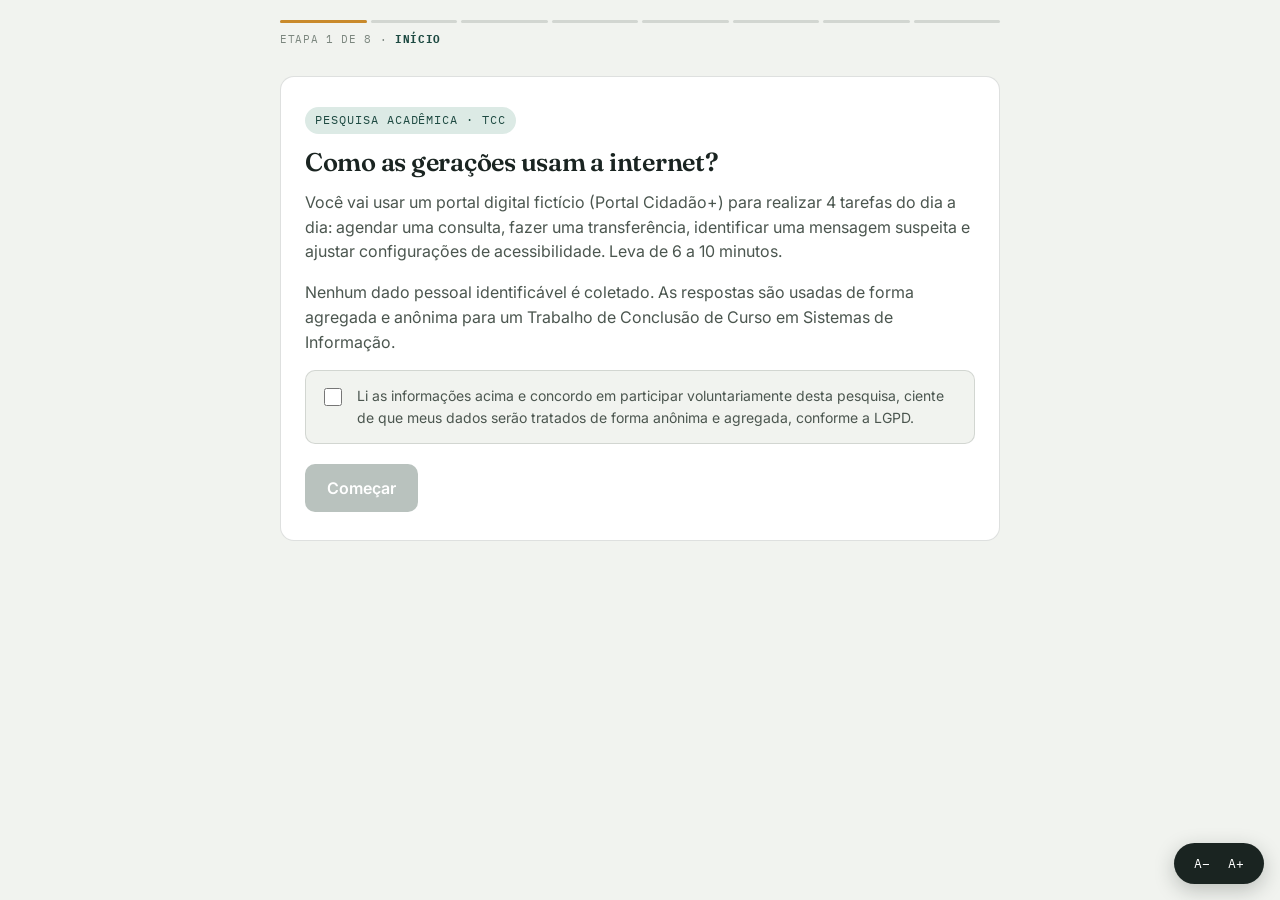
<file: teste/index.html>
<!DOCTYPE html>
<html lang="pt-BR">
<head>
<meta charset="UTF-8">
<meta name="viewport" content="width=device-width, initial-scale=1.0">
<title>Portal Cidadão+ — Estudo de Comportamento Digital</title>

<script>(function(w,d,s,l,i){w[l]=w[l]||[];w[l].push({'gtm.start':
new Date().getTime(),event:'gtm.js'});var f=d.getElementsByTagName(s)[0],
j=d.createElement(s),dl=l!='dataLayer'?'&l='+l:'';j.async=true;j.src=
'https://www.googletagmanager.com/gtm.js?id='+i+dl;f.parentNode.insertBefore(j,f);
})(window,document,'script','dataLayer','GTM-XXXXXXX');</script>

<link rel="preconnect" href="https://fonts.googleapis.com">
<link rel="preconnect" href="https://fonts.gstatic.com" crossorigin>
<link href="https://fonts.googleapis.com/css2?family=Fraunces:opsz,wght@9..144,400;9..144,500;9..144,600;9..144,700&family=Inter:wght@400;500;600;700&family=IBM+Plex+Mono:wght@400;500;600&display=swap" rel="stylesheet">

<style>
  :root{
    --bg:#F1F3EF; --paper:#FFFFFF; --ink:#1A2421; --ink-soft:#4B564F; --ink-faint:#7C877F;
    --teal:#2F6F63; --teal-dark:#1E4A42; --teal-pale:#DCEAE5;
    --mustard:#C98A2B; --mustard-pale:#F4E6C9;
    --rust:#A6432B; --rust-pale:#F3DFD8;
    --line:rgba(26,36,33,0.14); --radius:14px;
    --font-display:'Fraunces', serif; --font-body:'Inter', sans-serif; --font-mono:'IBM Plex Mono', monospace;
  }
  *{box-sizing:border-box;}
  body{margin:0;background:var(--bg);color:var(--ink);font-family:var(--font-body);font-size:17px;line-height:1.55;-webkit-font-smoothing:antialiased;}
  h1,h2,h3{font-family:var(--font-display);font-weight:600;line-height:1.15;margin:0 0 .5em;letter-spacing:-0.01em;}
  p{margin:0 0 1em;}
  button{font-family:inherit;}
  a{color:var(--teal-dark);}
  :focus-visible{outline:3px solid var(--mustard); outline-offset:2px;}
  @media (prefers-reduced-motion: reduce){*{animation-duration:.01ms !important; transition-duration:.01ms !important;}}

  .app{max-width:760px;margin:0 auto;min-height:100vh;display:flex;flex-direction:column;}

  .stepper{padding:20px 20px 0;}
  .stepper-track{display:flex;align-items:center;gap:4px;}
  .stepper-seg{flex:1;height:3px;background:var(--line);border-radius:3px;position:relative;overflow:hidden;}
  .stepper-seg::after{content:'';position:absolute;inset:0;background:var(--teal);transform:scaleX(0);transform-origin:left;transition:transform .4s ease;}
  .stepper-seg.done::after{transform:scaleX(1);}
  .stepper-seg.active::after{transform:scaleX(1); background:var(--mustard);}
  .stepper-label{font-family:var(--font-mono);font-size:11px;letter-spacing:.06em;color:var(--ink-faint);text-transform:uppercase;margin-top:8px;}
  .stepper-label b{color:var(--teal-dark);}

  main{flex:1;padding:28px 20px 60px;}
  .card{background:var(--paper);border:1px solid var(--line);border-radius:var(--radius);padding:28px 24px;}
  .eyebrow{font-family:var(--font-mono);font-size:12px;letter-spacing:.08em;text-transform:uppercase;color:var(--teal-dark);background:var(--teal-pale);display:inline-block;padding:4px 10px;border-radius:20px;margin-bottom:14px;}
  .lead{color:var(--ink-soft); font-size:16px;}

  .btn{appearance:none;border:none;border-radius:10px;padding:14px 22px;font-size:16px;font-weight:600;cursor:pointer;transition:transform .15s ease, background .15s ease;min-height:48px;}
  .btn:active{transform:scale(.98);}
  .btn-primary{background:var(--teal); color:#fff;}
  .btn-primary:hover{background:var(--teal-dark);}
  .btn-primary:disabled{background:#B9C2BE; cursor:not-allowed;}
  .btn-ghost{background:transparent; color:var(--teal-dark); border:1.5px solid var(--line);}
  .btn-ghost:hover{border-color:var(--teal);}
  .btn-row{display:flex; gap:12px; margin-top:20px; flex-wrap:wrap;}

  .choice-group{margin-bottom:24px;}
  .choice-group>label.group-label{display:block;font-weight:600;margin-bottom:10px;font-size:15px;}
  .choice-options{display:flex; flex-wrap:wrap; gap:10px;}
  .choice-pill{border:1.5px solid var(--line);border-radius:10px;padding:12px 16px;cursor:pointer;font-size:15px;background:#fff;min-height:48px;display:flex;align-items:center;transition:border-color .15s, background .15s;flex:1 1 auto;justify-content:center;text-align:center;}
  .choice-pill.selected{border-color:var(--teal); background:var(--teal-pale); color:var(--teal-dark); font-weight:600;}

  .consent-box{display:flex;gap:12px;align-items:flex-start;background:var(--bg);border:1px solid var(--line);border-radius:10px;padding:14px;margin-top:16px;font-size:14px;color:var(--ink-soft);}
  .consent-box input{margin-top:3px; width:18px; height:18px; flex-shrink:0;}

  .task-banner{background:var(--mustard-pale);border:1px solid var(--mustard);border-radius:10px;padding:14px 16px;margin-bottom:20px;font-size:15px;}
  .task-banner .tag{font-family:var(--font-mono);font-size:11px;letter-spacing:.06em;text-transform:uppercase;color:#8a5f1e;display:block;margin-bottom:4px;}

  input[type=text], input[type=email], input[type=date]{width:100%;padding:12px 14px;border:1.5px solid var(--line);border-radius:8px;font-size:15px;font-family:inherit;min-height:46px;background:#fff;}
  input:focus{border-color:var(--teal);}
  .field{margin-bottom:16px;}
  .field label{display:block; font-size:14px; font-weight:600; margin-bottom:6px;}
  .field-error{color:var(--rust);background:var(--rust-pale);border:1px solid var(--rust);border-radius:8px;padding:8px 12px;font-size:13px;margin-top:6px;display:none;}
  .field-error.show{display:block;}

  .a11y-btn{position:fixed;right:16px;bottom:16px;z-index:40;background:var(--ink);color:#fff;border:none;border-radius:50px;padding:12px 16px;display:flex;gap:10px;font-family:var(--font-mono);font-size:13px;box-shadow:0 6px 20px rgba(26,36,33,0.25);cursor:pointer;}
  .a11y-btn span{padding:0 4px; cursor:pointer;}
  .a11y-btn span:hover{color:var(--mustard);}

  .likert-q{margin-bottom:26px;}
  .likert-q p{font-weight:600; margin-bottom:10px;}
  .likert-scale{display:flex; gap:6px; justify-content:space-between;}
  .likert-opt{flex:1;text-align:center;border:1.5px solid var(--line);border-radius:8px;padding:10px 4px;cursor:pointer;font-size:13px;min-height:46px;display:flex;align-items:center;justify-content:center;}
  .likert-opt.selected{border-color:var(--teal); background:var(--teal-pale); font-weight:700; color:var(--teal-dark);}
  .likert-caption{display:flex; justify-content:space-between; font-size:11px; color:var(--ink-faint); margin-top:4px;}

  .result-badge{text-align:center;padding:32px 20px;background:var(--teal-dark);color:#fff;border-radius:var(--radius);margin-bottom:20px;}
  .result-badge .eyebrow{background:rgba(255,255,255,0.15); color:#fff;}
  .result-badge h2{font-size:32px; color:#fff; margin-bottom:6px;}
  .result-badge p{color:rgba(255,255,255,0.8); margin:0;}
  .stat-row{display:flex; gap:12px; margin-top:20px; flex-wrap:wrap;}
  .stat{flex:1 1 100px;background:var(--bg);border-radius:10px;padding:12px 14px;text-align:center;}
  .stat .num{font-family:var(--font-mono); font-size:18px; font-weight:600; color:var(--teal-dark);}
  .stat .lbl{font-size:11px; color:var(--ink-faint); text-transform:uppercase; letter-spacing:.04em;}

  .step-section{display:none;}
  .step-section.active{display:block; animation:fadein .35s ease;}
  @keyframes fadein{from{opacity:0; transform:translateY(6px);} to{opacity:1; transform:translateY(0);}}

  /* ---------- cabeçalho / navegação persistente ---------- */
  .site-header{display:none; position:sticky; top:0; z-index:30; background:var(--paper); border-bottom:1px solid var(--line);}
  .site-header-inner{max-width:760px;margin:0 auto;display:flex;align-items:center;justify-content:space-between;padding:12px 20px;position:relative;}
  .site-header .brand{font-family:var(--font-display);font-weight:600;font-size:19px;color:var(--teal-dark);}
  .nav-left{display:flex;align-items:center;gap:6px;}
  .nav-group{position:relative;}
  .nav-trigger{background:none;border:none;font-family:inherit;font-size:14px;font-weight:600;color:var(--ink);cursor:pointer;padding:9px 10px;border-radius:8px;}
  .nav-trigger:hover{background:var(--bg);}
  .nav-dropdown{position:absolute;top:110%;left:0;background:#fff;border:1px solid var(--line);border-radius:10px;box-shadow:0 10px 30px rgba(26,36,33,.14);min-width:230px;padding:8px;display:none;z-index:50;}
  .nav-dropdown.open{display:block;}
  .nav-dropdown button.nav-item{display:block;width:100%;text-align:left;background:none;border:none;padding:10px 12px;border-radius:8px;font-size:14px;cursor:pointer;color:var(--ink);font-family:inherit;}
  .nav-dropdown button.nav-item:hover{background:var(--teal-pale);color:var(--teal-dark);}
  .nav-right{display:flex;align-items:center;gap:2px;}
  .bell-btn{position:relative;background:none;border:none;cursor:pointer;padding:9px;border-radius:8px;font-size:18px;}
  .bell-btn:hover{background:var(--bg);}
  .bell-badge{position:absolute;top:2px;right:2px;background:var(--rust);color:#fff;font-size:10px;border-radius:50%;width:16px;height:16px;display:flex;align-items:center;justify-content:center;font-family:var(--font-mono);}
  .notif-panel{position:absolute;top:110%;right:0;background:#fff;border:1px solid var(--line);border-radius:10px;box-shadow:0 10px 30px rgba(26,36,33,.14);width:290px;padding:10px;display:none;z-index:50;}
  .notif-panel.open{display:block;}
  .notif-item{border:1px solid var(--line);border-radius:8px;padding:10px;margin-bottom:8px;font-size:13px;}
  .notif-item.scam{background:linear-gradient(135deg,#fff3cd,#ffe0e0);border-color:#e0a500;}
  .notif-item .notif-title{font-weight:700;margin-bottom:4px;}
  .notif-report{margin-top:8px;font-size:12px;color:var(--teal-dark);background:none;border:1px solid var(--teal);border-radius:6px;padding:5px 9px;cursor:pointer;}

  .app-dashboard{display:grid;grid-template-columns:repeat(auto-fit,minmax(140px,1fr));gap:12px;margin-bottom:20px;}
  .dash-card{background:var(--paper);border:1px solid var(--line);border-radius:10px;padding:16px;}
  .dash-card .dash-num{font-family:var(--font-mono);font-size:20px;font-weight:600;color:var(--teal-dark);}
  .dash-card .dash-lbl{font-size:12px;color:var(--ink-faint);}

  .task-panel{background:var(--paper);border:1px solid var(--line);border-radius:var(--radius);padding:22px;margin-top:6px;}
  .task-panel[hidden]{display:none;}

  .select-field{width:100%;padding:12px 14px;border:1.5px solid var(--line);border-radius:8px;font-size:15px;font-family:inherit;background:#fff;min-height:46px;}
  .time-pills{display:flex;flex-wrap:wrap;gap:8px;margin-top:8px;}
  .time-pill{border:1.5px solid var(--line);border-radius:8px;padding:8px 14px;font-size:14px;cursor:pointer;background:#fff;}
  .time-pill.selected{border-color:var(--teal);background:var(--teal-pale);color:var(--teal-dark);font-weight:600;}
  .time-pill.disabled{opacity:.4;cursor:not-allowed;text-decoration:line-through;}

  .review-card{background:var(--bg);border-radius:10px;padding:16px;margin:16px 0;font-size:14px;}
  .review-card .rlabel{color:var(--ink-faint);font-size:12px;text-transform:uppercase;letter-spacing:.03em;margin-top:8px;}
  .review-card .rvalue{margin:2px 0 0;font-weight:600;}

  .contact-list{max-height:170px;overflow:auto;border:1px solid var(--line);border-radius:8px;margin-top:8px;}
  .contact-item{padding:10px 12px;font-size:14px;cursor:pointer;border-bottom:1px solid var(--line);}
  .contact-item:last-child{border-bottom:none;}
  .contact-item:hover{background:var(--teal-pale);}
  .contact-item.selected{background:var(--teal-pale);font-weight:600;color:var(--teal-dark);}

  .toggle-row{display:flex;align-items:center;justify-content:space-between;padding:14px 0;border-bottom:1px solid var(--line);}
  .toggle-switch{width:46px;height:26px;border-radius:20px;background:var(--line);position:relative;cursor:pointer;flex-shrink:0;}
  .toggle-switch::after{content:'';position:absolute;top:3px;left:3px;width:20px;height:20px;border-radius:50%;background:#fff;transition:transform .2s;}
  .toggle-switch.on{background:var(--teal);}
  .toggle-switch.on::after{transform:translateX(20px);}
  .font-size-control{display:flex;align-items:center;gap:14px;}
  .font-btn{width:38px;height:38px;border-radius:8px;border:1.5px solid var(--line);background:#fff;font-family:var(--font-mono);font-weight:600;cursor:pointer;}

  .hint-text{font-size:13px;color:#8a5f1e;margin-top:10px;font-style:italic;}
  .decoy-msg{font-size:14px;color:var(--ink-soft);}

  .modal-overlay{position:fixed;inset:0;background:rgba(0,0,0,.5);display:none;align-items:center;justify-content:center;z-index:60;padding:20px;}
  .modal-overlay.open{display:flex;}
  .modal-box{background:#fff;border-radius:12px;padding:24px;max-width:340px;width:100%;}

  body.high-contrast{background:#000; color:#fff;}
  body.high-contrast .card, body.high-contrast .task-panel, body.high-contrast .site-header,
  body.high-contrast .review-card, body.high-contrast .dash-card, body.high-contrast .modal-box,
  body.high-contrast .nav-dropdown, body.high-contrast .notif-panel{background:#000;border-color:#FFD400;color:#fff;}
  body.high-contrast .btn-primary{background:#FFD400;color:#000;}
  body.high-contrast a{color:#FFD400;}
  body.high-contrast .eyebrow{background:#FFD400;color:#000;}
  body.high-contrast .nav-trigger{color:#fff;}

  @media (max-width:480px){
    main{padding:20px 16px 50px;}
    .card{padding:22px 18px;}
    .site-header-inner{padding:10px 14px;}
    .nav-trigger{font-size:13px;padding:8px;}
  }
</style>
</head>
<body>

<noscript><iframe src="https://www.googletagmanager.com/ns.html?id=GTM-XXXXXXX" height="0" width="0" style="display:none;visibility:hidden"></iframe></noscript>

<!-- cabeçalho persistente (visível apenas durante as tarefas) -->
<header class="site-header" id="siteHeader">
  <div class="site-header-inner">
    <div class="nav-left">
      <span class="brand">Portal Cidadão+</span>
      <div class="nav-group">
        <button class="nav-trigger" data-dd="servicos">Serviços ▾</button>
        <div class="nav-dropdown" id="dd-servicos">
          <button class="nav-item" data-key="agendar-consulta">Agendar consulta médica</button>
          <button class="nav-item" data-key="reagendar-consulta">Reagendar consulta</button>
          <button class="nav-item" data-key="nova-transferencia">Nova transferência</button>
          <button class="nav-item" data-key="ver-extrato">Ver extrato</button>
        </div>
      </div>
      <div class="nav-group">
        <button class="nav-trigger" data-dd="conta">Minha Conta ▾</button>
        <div class="nav-dropdown" id="dd-conta">
          <button class="nav-item" data-key="dados-pessoais">Dados pessoais</button>
          <button class="nav-item" data-key="config-acessibilidade">Configurações de acessibilidade</button>
          <button class="nav-item" data-key="sair">Sair</button>
        </div>
      </div>
    </div>
    <div class="nav-right">
      <div class="nav-group">
        <button class="bell-btn" id="bellBtn">🔔<span class="bell-badge">3</span></button>
        <div class="notif-panel" id="notifPanel">
          <div class="notif-item" data-key="consulta">
            <div class="notif-title">Consulta confirmada</div>
            <div>Sua consulta de Clínico Geral foi confirmada para amanhã às 14h.</div>
            <button class="notif-report" data-key="consulta">Reportar como suspeita</button>
          </div>
          <div class="notif-item" data-key="fatura">
            <div class="notif-title">Fatura disponível</div>
            <div>Sua fatura de outubro já está disponível para consulta.</div>
            <button class="notif-report" data-key="fatura">Reportar como suspeita</button>
          </div>
          <div class="notif-item scam" data-key="premio">
            <div class="notif-title">🎉 VOCÊ GANHOU!!</div>
            <div>Parabéns!! Vc foi sorteado(a) p/ receber R$500,00 AGORA. Clique e resgate em ATÉ 2 HORAS antes que expire!!!</div>
            <button class="notif-report" data-key="premio">Reportar como suspeita</button>
          </div>
        </div>
      </div>
    </div>
  </div>
</header>

<div class="app">
  <div class="stepper" id="stepper">
    <div class="stepper-track" id="stepperTrack"></div>
    <div class="stepper-label" id="stepperLabel"></div>
  </div>

  <main>

    <!-- 0. BOAS-VINDAS -->
    <section class="step-section" data-step="welcome">
      <div class="card">
        <span class="eyebrow">Pesquisa acadêmica · TCC</span>
        <h1>Como as gerações usam a internet?</h1>
        <p class="lead">Você vai usar um portal digital fictício (Portal Cidadão+) para realizar 4 tarefas do dia a dia: agendar uma consulta, fazer uma transferência, identificar uma mensagem suspeita e ajustar configurações de acessibilidade. Leva de 6 a 10 minutos.</p>
        <p class="lead">Nenhum dado pessoal identificável é coletado. As respostas são usadas de forma agregada e anônima para um Trabalho de Conclusão de Curso em Sistemas de Informação.</p>
        <div class="consent-box">
          <input type="checkbox" id="consentCheck">
          <label for="consentCheck">Li as informações acima e concordo em participar voluntariamente desta pesquisa, ciente de que meus dados serão tratados de forma anônima e agregada, conforme a LGPD.</label>
        </div>
        <div class="btn-row"><button class="btn btn-primary" id="btnStart" disabled>Começar</button></div>
      </div>
    </section>

    <!-- 1. PERFIL -->
    <section class="step-section" data-step="profile">
      <div class="card">
        <span class="eyebrow">Etapa 1 de 7</span>
        <h2>Rapidamente, sobre você</h2>
        <p class="lead">Só isso — nada de nome, e-mail ou dados de contato.</p>
        <div class="choice-group">
          <label class="group-label">Sua faixa etária</label>
          <div class="choice-options" data-group="faixa">
            <label class="choice-pill" data-value="18-29">18–29</label>
            <label class="choice-pill" data-value="30-49">30–49</label>
            <label class="choice-pill" data-value="50-64">50–64</label>
            <label class="choice-pill" data-value="65+">65+</label>
          </div>
        </div>
        <div class="choice-group">
          <label class="group-label">Como você avalia sua familiaridade com tecnologia?</label>
          <div class="choice-options" data-group="afinidade">
            <label class="choice-pill" data-value="baixa">Baixa</label>
            <label class="choice-pill" data-value="media">Média</label>
            <label class="choice-pill" data-value="alta">Alta</label>
          </div>
        </div>
        <div class="btn-row"><button class="btn btn-primary" id="btnProfileNext" disabled>Continuar</button></div>
      </div>
    </section>

    <!-- 2. TAREFA 1 — agendamento -->
    <section class="step-section" data-step="task1">
      <div class="task-banner">
        <span class="tag">Tarefa 1 de 4</span>
        Use o menu <b>Serviços</b> para <b>agendar uma consulta médica</b>.
        <div class="hint-text" id="hint-task1" hidden>💡 Dica: clique em "Serviços" no menu do topo.</div>
      </div>
      <div class="app-dashboard">
        <div class="dash-card"><div class="dash-num">0</div><div class="dash-lbl">Consultas agendadas</div></div>
        <div class="dash-card"><div class="dash-num">R$ 1.240,00</div><div class="dash-lbl">Saldo disponível</div></div>
        <div class="dash-card"><div class="dash-num">3</div><div class="dash-lbl">Notificações novas</div></div>
      </div>

      <div class="task-panel" id="agendarPanel" hidden>
        <h3>Agendar consulta médica</h3>
        <div class="field"><label>Tipo de atendimento</label>
          <select class="select-field" id="tipoAtendimento">
            <option value="">Selecione...</option>
            <option>Clínico geral</option><option>Odontologia</option><option>Nutrição</option>
          </select>
        </div>
        <div class="field"><label>Unidade</label>
          <select class="select-field" id="unidadeAtendimento">
            <option value="">Selecione...</option>
            <option>UBS Centro</option><option>UBS Norte</option><option>UBS Sul</option>
          </select>
        </div>
        <div class="field"><label>Data</label><input type="date" id="dataAgendamento"></div>
        <div class="field"><label>Horário disponível</label><div class="time-pills" id="timePills"></div></div>
        <div class="field-error" id="agendarError">Preencha todos os campos e escolha um horário antes de continuar.</div>
        <div class="btn-row"><button class="btn btn-primary" id="btnRevisarAgendamento">Revisar agendamento</button></div>

        <div id="agendarReview" hidden>
          <div class="review-card" id="agendarReviewContent"></div>
          <div class="btn-row">
            <button class="btn btn-ghost" id="btnEditarAgendamento">Editar</button>
            <button class="btn btn-primary" id="btnConfirmarAgendamento">Confirmar agendamento</button>
          </div>
        </div>
        <div id="agendarSucesso" hidden>
          <p class="lead" style="margin-top:14px">✅ Consulta agendada com sucesso.</p>
          <div class="btn-row"><button class="btn btn-primary" id="btnContinuarT1">Continuar</button></div>
        </div>
      </div>

      <div class="task-panel" id="reagendarPanel" hidden>
        <p class="decoy-msg">Você ainda não possui consultas agendadas para reagendar.</p>
        <div class="btn-row"><button class="btn btn-ghost" id="btnVoltarReagendar">Voltar</button></div>
      </div>
    </section>

    <!-- 3. TAREFA 2 — transferência -->
    <section class="step-section" data-step="task2">
      <div class="task-banner">
        <span class="tag">Tarefa 2 de 4</span>
        Use o menu <b>Serviços</b> para fazer uma <b>nova transferência</b>.
        <div class="hint-text" id="hint-task2" hidden>💡 Dica: clique em "Serviços" → "Nova transferência".</div>
      </div>
      <div class="app-dashboard">
        <div class="dash-card"><div class="dash-num">1</div><div class="dash-lbl">Consultas agendadas</div></div>
        <div class="dash-card"><div class="dash-num">R$ 1.240,00</div><div class="dash-lbl">Saldo disponível</div></div>
        <div class="dash-card"><div class="dash-num">3</div><div class="dash-lbl">Notificações novas</div></div>
      </div>

      <div class="task-panel" id="transferenciaPanel" hidden>
        <h3>Nova transferência</h3>
        <div class="field"><label>Buscar destinatário</label><input type="text" id="destSearch" placeholder="Digite um nome"></div>
        <div class="contact-list" id="contactList"></div>
        <div class="field" style="margin-top:14px"><label>Valor</label><input type="text" id="valorTransf" placeholder="R$ 0,00"></div>
        <div class="choice-group">
          <div class="choice-options" id="quandoGroup">
            <label class="choice-pill" data-value="hoje">Hoje</label>
            <label class="choice-pill" data-value="agendar">Agendar para depois</label>
          </div>
        </div>
        <div class="field" id="dataTransfWrap" hidden><label>Data</label><input type="date" id="dataTransferencia"></div>
        <div class="field-error" id="transfError">Selecione um destinatário e informe um valor válido.</div>
        <div class="btn-row"><button class="btn btn-primary" id="btnRevisarTransf">Revisar transferência</button></div>

        <div id="transfReview" hidden>
          <div class="review-card" id="transfReviewContent"></div>
          <div class="consent-box"><input type="checkbox" id="checkRevisado"><label for="checkRevisado">Confirmo que revisei os dados acima.</label></div>
          <div class="btn-row">
            <button class="btn btn-ghost" id="btnEditarTransf">Editar</button>
            <button class="btn btn-primary" id="btnConfirmarTransf" disabled>Confirmar transferência</button>
          </div>
        </div>
        <div id="transfSucesso" hidden>
          <p class="lead" style="margin-top:14px">✅ Transferência confirmada. Protocolo <span id="protocoloNum"></span>.</p>
          <div class="btn-row"><button class="btn btn-primary" id="btnContinuarT2">Continuar</button></div>
        </div>
      </div>

      <div class="task-panel" id="extratoPanel" hidden>
        <p class="decoy-msg">Extrato: nenhuma movimentação nos últimos 7 dias.</p>
        <div class="btn-row"><button class="btn btn-ghost" id="btnVoltarExtrato">Voltar</button></div>
      </div>
    </section>

    <!-- 4. TAREFA 3 — segurança / phishing -->
    <section class="step-section" data-step="task3">
      <div class="task-banner">
        <span class="tag">Tarefa 3 de 4</span>
        Abra o ícone de <b>notificações (🔔)</b> no topo e identifique a mensagem que parece um <b>golpe</b>, reportando-a.
        <div class="hint-text" id="hint-task3" hidden>💡 Dica: clique no sino no canto superior direito.</div>
      </div>
      <div class="app-dashboard">
        <div class="dash-card"><div class="dash-num">1</div><div class="dash-lbl">Consultas agendadas</div></div>
        <div class="dash-card"><div class="dash-num">R$ 740,00</div><div class="dash-lbl">Saldo disponível</div></div>
        <div class="dash-card"><div class="dash-num">3</div><div class="dash-lbl">Notificações novas</div></div>
      </div>
      <div id="t3Feedback"></div>
      <div id="t3Sucesso" hidden>
        <div class="card">
          <p class="lead" style="margin:0">✅ Mensagem identificada corretamente como tentativa de golpe.</p>
          <div class="btn-row"><button class="btn btn-primary" id="btnContinuarT3">Continuar</button></div>
        </div>
      </div>
    </section>

    <!-- 5. TAREFA 4 — acessibilidade -->
    <section class="step-section" data-step="task4">
      <div class="task-banner">
        <span class="tag">Tarefa 4 de 4</span>
        Vá em <b>Minha Conta</b> → <b>Configurações de acessibilidade</b>, ative o alto contraste, aumente o tamanho da fonte e salve.
        <div class="hint-text" id="hint-task4" hidden>💡 Dica: clique em "Minha Conta" no menu do topo.</div>
      </div>
      <div class="app-dashboard">
        <div class="dash-card"><div class="dash-num">1</div><div class="dash-lbl">Consultas agendadas</div></div>
        <div class="dash-card"><div class="dash-num">R$ 740,00</div><div class="dash-lbl">Saldo disponível</div></div>
        <div class="dash-card"><div class="dash-num">3</div><div class="dash-lbl">Notificações novas</div></div>
      </div>

      <div class="task-panel" id="configPanel" hidden>
        <h3>Configurações de acessibilidade</h3>
        <div class="toggle-row"><span>Modo alto contraste</span><div class="toggle-switch" id="contrastToggle"></div></div>
        <div class="toggle-row"><span>Tamanho da fonte</span>
          <div class="font-size-control">
            <button class="font-btn" id="fontMinusSettings">A−</button>
            <span id="fontStepLabel">Padrão</span>
            <button class="font-btn" id="fontPlusSettings">A+</button>
          </div>
        </div>
        <div class="btn-row"><button class="btn btn-primary" id="btnSalvarConfig" disabled>Salvar alterações</button></div>
        <div id="configSucesso" hidden>
          <p class="lead" style="margin-top:14px">✅ Preferências salvas.</p>
          <div class="btn-row"><button class="btn btn-primary" id="btnContinuarT4">Continuar</button></div>
        </div>
      </div>

      <div class="task-panel" id="dadosPessoaisPanel" hidden>
        <p class="decoy-msg">Nome, CPF e endereço cadastrados — nenhuma alteração disponível nesta tela.</p>
        <div class="btn-row"><button class="btn btn-ghost" id="btnVoltarDados">Voltar</button></div>
      </div>
    </section>

    <!-- 6. SUS -->
    <section class="step-section" data-step="sus">
      <div class="card">
        <span class="eyebrow">Etapa 7 de 7</span>
        <h2>Últimas perguntas</h2>
        <div class="likert-q" data-q="1"><p>1. Consegui concluir as tarefas sem ajuda externa.</p><div class="likert-scale"></div><div class="likert-caption"><span>Discordo totalmente</span><span>Concordo totalmente</span></div></div>
        <div class="likert-q" data-q="2"><p>2. Em algum momento me senti perdido(a) ou inseguro(a).</p><div class="likert-scale"></div><div class="likert-caption"><span>Discordo totalmente</span><span>Concordo totalmente</span></div></div>
        <div class="likert-q" data-q="3"><p>3. As telas de revisão antes de confirmar me deixaram mais seguro(a).</p><div class="likert-scale"></div><div class="likert-caption"><span>Discordo totalmente</span><span>Concordo totalmente</span></div></div>
        <div class="likert-q" data-q="4"><p>4. Eu usaria um portal como este no dia a dia sem dificuldade.</p><div class="likert-scale"></div><div class="likert-caption"><span>Discordo totalmente</span><span>Concordo totalmente</span></div></div>
        <div class="btn-row"><button class="btn btn-primary" id="btnSusSubmit" disabled>Ver resultado</button></div>
      </div>
    </section>

    <!-- 7. RESULTADO -->
    <section class="step-section" data-step="result">
      <div class="result-badge">
        <span class="eyebrow">Seu perfil</span>
        <h2 id="resultTitle">—</h2>
        <p id="resultDesc">—</p>
      </div>
      <div class="card">
        <div class="stat-row" id="statRow"></div>
        <p class="lead" style="margin-top:20px">Obrigada por participar! Se quiser ajudar ainda mais a pesquisa, envie este link para alguém de uma geração diferente da sua.</p>
        <div class="btn-row"><button class="btn btn-ghost" id="btnCopyLink">Copiar link do estudo</button></div>
      </div>
    </section>

  </main>
</div>

<button class="a11y-btn" id="a11yBtn" aria-label="Ajustar tamanho do texto">
  <span id="a11yMinus">A−</span><span id="a11yPlus">A+</span>
</button>

<div class="modal-overlay" id="sairModal">
  <div class="modal-box">
    <h3>Tem certeza que deseja sair?</h3>
    <p class="lead">Você ainda está no meio de um atendimento.</p>
    <div class="btn-row">
      <button class="btn btn-ghost" id="btnCancelarSair">Cancelar</button>
      <button class="btn btn-primary" id="btnConfirmarSair">Sair mesmo assim</button>
    </div>
  </div>
</div>

<script>
window.dataLayer = window.dataLayer || [];
function track(event, params){
  window.dataLayer.push(Object.assign({event:event}, params || {}));
  console.log('[dataLayer]', event, params || {});
}

const state = {
  faixa:null, afinidade:null,
  dispositivo: /Mobi|Android/i.test(navigator.userAgent) ? 'mobile' : 'desktop',
  t1:{start:0,end:0,decoyClicks:0,errors:0},
  t2:{start:0,end:0,decoyClicks:0,errors:0},
  t3:{start:0,end:0,falsePositives:0},
  t4:{start:0,end:0,foundVia:null},
  sus:[null,null,null,null],
  fontStep:0,
  highContrast:false,
  a11yUsedEarly:false,
  selectedContact:null
};

const steps = ['welcome','profile','task1','task2','task3','task4','sus','result'];
const stepLabels = {welcome:'Início',profile:'Perfil',task1:'Tarefa 1',task2:'Tarefa 2',task3:'Tarefa 3',task4:'Tarefa 4',sus:'Avaliação',result:'Resultado'};
let currentIndex = 0;
let hintTimer = null;

function renderStepper(){
  const trackEl = document.getElementById('stepperTrack');
  const label = document.getElementById('stepperLabel');
  trackEl.innerHTML = '';
  steps.forEach((s,i)=>{
    const seg = document.createElement('div');
    seg.className = 'stepper-seg' + (i < currentIndex ? ' done' : '') + (i === currentIndex ? ' active' : '');
    trackEl.appendChild(seg);
  });
  label.innerHTML = 'Etapa ' + (currentIndex+1) + ' de ' + steps.length + ' · <b>' + stepLabels[steps[currentIndex]] + '</b>';
}

const taskSteps = ['task1','task2','task3','task4'];

function goTo(name){
  document.querySelectorAll('.step-section').forEach(el=>el.classList.remove('active'));
  document.querySelector('[data-step="'+name+'"]').classList.add('active');
  currentIndex = steps.indexOf(name);
  renderStepper();
  window.scrollTo({top:0, behavior:'smooth'});
  closeAllDropdowns();
  document.getElementById('siteHeader').style.display = taskSteps.includes(name) ? 'flex' : 'none';
  track('step_view', {step_name:name, faixa_etaria:state.faixa, afinidade_tecnologica:state.afinidade, dispositivo:state.dispositivo});

  if(hintTimer) clearTimeout(hintTimer);
  if(taskSteps.includes(name)){
    const hintEl = document.getElementById('hint-'+name);
    if(hintEl){
      hintTimer = setTimeout(()=>{
        hintEl.hidden = false;
        track('hint_shown', {step_name:name, faixa_etaria:state.faixa});
      }, 18000);
    }
  }
  if(name==='task1') state.t1.start = Date.now();
  if(name==='task2') state.t2.start = Date.now();
  if(name==='task3') state.t3.start = Date.now();
  if(name==='task4') state.t4.start = Date.now();
}

/* -------- 0. consentimento -------- */
const consentCheck = document.getElementById('consentCheck');
const btnStart = document.getElementById('btnStart');
consentCheck.addEventListener('change', ()=>{ btnStart.disabled = !consentCheck.checked; });
btnStart.addEventListener('click', ()=>{ track('consent_given', {}); goTo('profile'); });

/* -------- 1. perfil -------- */
document.querySelectorAll('.choice-options[data-group]').forEach(group=>{
  const key = group.dataset.group;
  group.querySelectorAll('.choice-pill').forEach(pill=>{
    pill.addEventListener('click', ()=>{
      group.querySelectorAll('.choice-pill').forEach(p=>p.classList.remove('selected'));
      pill.classList.add('selected');
      state[key] = pill.dataset.value;
      document.getElementById('btnProfileNext').disabled = !(state.faixa && state.afinidade);
    });
  });
});
document.getElementById('btnProfileNext').addEventListener('click', ()=>{
  track('profile_submitted', {faixa_etaria:state.faixa, afinidade_tecnologica:state.afinidade, dispositivo:state.dispositivo});
  goTo('task1');
});

/* -------- navegação: dropdowns -------- */
function closeAllDropdowns(){
  document.querySelectorAll('.nav-dropdown, .notif-panel').forEach(d=>d.classList.remove('open'));
}
document.querySelectorAll('.nav-trigger').forEach(btn=>{
  btn.addEventListener('click', (e)=>{
    e.stopPropagation();
    const dd = document.getElementById('dd-'+btn.dataset.dd);
    const wasOpen = dd.classList.contains('open');
    closeAllDropdowns();
    if(!wasOpen) dd.classList.add('open');
  });
});
document.getElementById('bellBtn').addEventListener('click', (e)=>{
  e.stopPropagation();
  const p = document.getElementById('notifPanel');
  const wasOpen = p.classList.contains('open');
  closeAllDropdowns();
  if(!wasOpen) p.classList.add('open');
});
document.addEventListener('click', closeAllDropdowns);

/* -------- itens de navegação (alvo x isca) -------- */
const navTargets = {task1:'agendar-consulta', task2:'nova-transferencia', task4:'config-acessibilidade'};
document.querySelectorAll('.nav-item').forEach(item=>{
  item.addEventListener('click', (e)=>{
    e.stopPropagation();
    const key = item.dataset.key;
    const stepName = steps[currentIndex];
    track('nav_item_click', {item:key, step_atual:stepName});
    if(key === 'sair'){ document.getElementById('sairModal').classList.add('open'); closeAllDropdowns(); return; }
    if(navTargets[stepName] === key){
      revealTarget(key, stepName);
    } else {
      handleDecoy(key, stepName);
    }
    closeAllDropdowns();
  });
});
document.getElementById('btnCancelarSair').addEventListener('click', ()=>{document.getElementById('sairModal').classList.remove('open'); track('decoy_click',{item:'sair-cancelar'});});
document.getElementById('btnConfirmarSair').addEventListener('click', ()=>{document.getElementById('sairModal').classList.remove('open'); track('decoy_click',{item:'sair-confirmado'});});

function revealTarget(key, stepName){
  if(key==='agendar-consulta'){ document.getElementById('agendarPanel').hidden=false; document.getElementById('reagendarPanel').hidden=true; buildTimePills(); }
  if(key==='nova-transferencia'){ document.getElementById('transferenciaPanel').hidden=false; document.getElementById('extratoPanel').hidden=true; buildContactList(''); }
  if(key==='config-acessibilidade'){
    document.getElementById('configPanel').hidden=false;
    document.getElementById('dadosPessoaisPanel').hidden=true;
    if(!state.t4.foundVia) state.t4.foundVia='menu';
    syncConfigUI();
  }
}
function handleDecoy(key, stepName){
  if(stepName==='task1'){ state.t1.decoyClicks++; if(key==='reagendar-consulta'){document.getElementById('reagendarPanel').hidden=false; document.getElementById('agendarPanel').hidden=true;} }
  else if(stepName==='task2'){ state.t2.decoyClicks++; if(key==='ver-extrato'){document.getElementById('extratoPanel').hidden=false; document.getElementById('transferenciaPanel').hidden=true;} }
  else if(stepName==='task4'){ if(key==='dados-pessoais'){document.getElementById('dadosPessoaisPanel').hidden=false; document.getElementById('configPanel').hidden=true;} }
  track('decoy_click', {item:key, step_atual:stepName});
}
document.getElementById('btnVoltarReagendar').addEventListener('click', ()=>{document.getElementById('reagendarPanel').hidden=true;});
document.getElementById('btnVoltarExtrato').addEventListener('click', ()=>{document.getElementById('extratoPanel').hidden=true;});
document.getElementById('btnVoltarDados').addEventListener('click', ()=>{document.getElementById('dadosPessoaisPanel').hidden=true;});

/* -------- tarefa 1: agendamento -------- */
function buildTimePills(){
  const wrap = document.getElementById('timePills');
  if(wrap.children.length) return;
  const slots = ['09:00','09:30','10:00','10:30','14:00','14:30','15:00'];
  const disabledIdx = [1,4];
  slots.forEach((s,i)=>{
    const el = document.createElement('div');
    el.className = 'time-pill' + (disabledIdx.includes(i) ? ' disabled' : '');
    el.textContent = s + (disabledIdx.includes(i) ? ' (indisponível)' : '');
    if(!disabledIdx.includes(i)){
      el.addEventListener('click', ()=>{
        wrap.querySelectorAll('.time-pill').forEach(p=>p.classList.remove('selected'));
        el.classList.add('selected');
        el.dataset.selectedTime = s;
      });
      el.dataset.time = s;
    }
    wrap.appendChild(el);
  });
}
document.getElementById('btnRevisarAgendamento').addEventListener('click', ()=>{
  const tipo = document.getElementById('tipoAtendimento').value;
  const unidade = document.getElementById('unidadeAtendimento').value;
  const data = document.getElementById('dataAgendamento').value;
  const horarioEl = document.querySelector('#timePills .time-pill.selected');
  const errBox = document.getElementById('agendarError');
  if(!tipo || !unidade || !data || !horarioEl){
    errBox.classList.add('show');
    state.t1.errors++;
    track('form_error', {task:'agendamento', faixa_etaria:state.faixa});
    return;
  }
  errBox.classList.remove('show');
  const horario = horarioEl.dataset.selectedTime;
  document.getElementById('agendarReviewContent').innerHTML =
    '<div class="rlabel">Tipo</div><div class="rvalue">'+tipo+'</div>'+
    '<div class="rlabel">Unidade</div><div class="rvalue">'+unidade+'</div>'+
    '<div class="rlabel">Data e horário</div><div class="rvalue">'+data+' às '+horario+'</div>';
  document.getElementById('agendarReview').hidden = false;
});
document.getElementById('btnEditarAgendamento').addEventListener('click', ()=>{document.getElementById('agendarReview').hidden=true;});
document.getElementById('btnConfirmarAgendamento').addEventListener('click', ()=>{
  state.t1.end = Date.now();
  const seconds = ((state.t1.end - state.t1.start)/1000).toFixed(1);
  track('task_complete', {task:'agendamento', tempo_segundos:seconds, tentativas_isca:state.t1.decoyClicks, erros:state.t1.errors, faixa_etaria:state.faixa});
  document.getElementById('agendarReview').hidden = true;
  document.getElementById('agendarSucesso').hidden = false;
});
document.getElementById('btnContinuarT1').addEventListener('click', ()=>goTo('task2'));

/* -------- tarefa 2: transferência -------- */
const contacts = ['Marcos Aurélio','Juliana Prado','Beatriz Nunes','Carlos Eduardo','Fernanda Lima'];
function buildContactList(filter){
  const list = document.getElementById('contactList');
  list.innerHTML = '';
  contacts.filter(c=>c.toLowerCase().includes(filter.toLowerCase())).forEach(c=>{
    const el = document.createElement('div');
    el.className = 'contact-item' + (state.selectedContact===c ? ' selected' : '');
    el.textContent = c;
    el.addEventListener('click', ()=>{ state.selectedContact = c; buildContactList(document.getElementById('destSearch').value); });
    list.appendChild(el);
  });
}
document.getElementById('destSearch').addEventListener('input', (e)=>{
  if(!state.t2.searchUsed){ state.t2.searchUsed = true; track('search_used', {task:'transferencia', faixa_etaria:state.faixa}); }
  buildContactList(e.target.value);
});
document.getElementById('valorTransf').addEventListener('input', (e)=>{
  let v = e.target.value.replace(/\D/g,'');
  v = (parseInt(v||'0',10)/100).toFixed(2);
  e.target.value = 'R$ ' + v.replace('.',',');
});
document.querySelectorAll('#quandoGroup .choice-pill').forEach(pill=>{
  pill.addEventListener('click', ()=>{
    document.querySelectorAll('#quandoGroup .choice-pill').forEach(p=>p.classList.remove('selected'));
    pill.classList.add('selected');
    document.getElementById('dataTransfWrap').hidden = pill.dataset.value !== 'agendar';
  });
});
document.getElementById('btnRevisarTransf').addEventListener('click', ()=>{
  const valorRaw = document.getElementById('valorTransf').value.replace(/\D/g,'');
  const errBox = document.getElementById('transfError');
  if(!state.selectedContact || !valorRaw || parseInt(valorRaw,10)===0){
    errBox.classList.add('show');
    state.t2.errors++;
    track('form_error', {task:'transferencia', faixa_etaria:state.faixa});
    return;
  }
  errBox.classList.remove('show');
  const quandoPill = document.querySelector('#quandoGroup .choice-pill.selected');
  const quando = quandoPill ? quandoPill.textContent : 'Hoje';
  document.getElementById('transfReviewContent').innerHTML =
    '<div class="rlabel">Destinatário</div><div class="rvalue">'+state.selectedContact+'</div>'+
    '<div class="rlabel">Valor</div><div class="rvalue">'+document.getElementById('valorTransf').value+'</div>'+
    '<div class="rlabel">Quando</div><div class="rvalue">'+quando+'</div>';
  document.getElementById('transfReview').hidden = false;
});
document.getElementById('btnEditarTransf').addEventListener('click', ()=>{document.getElementById('transfReview').hidden=true;});
document.getElementById('checkRevisado').addEventListener('change', (e)=>{document.getElementById('btnConfirmarTransf').disabled = !e.target.checked;});
document.getElementById('btnConfirmarTransf').addEventListener('click', ()=>{
  state.t2.end = Date.now();
  const seconds = ((state.t2.end - state.t2.start)/1000).toFixed(1);
  track('task_complete', {task:'transferencia', tempo_segundos:seconds, tentativas_isca:state.t2.decoyClicks, erros:state.t2.errors, usou_busca:!!state.t2.searchUsed, faixa_etaria:state.faixa});
  document.getElementById('protocoloNum').textContent = Math.floor(100000+Math.random()*900000);
  document.getElementById('transfReview').hidden = true;
  document.getElementById('transfSucesso').hidden = false;
});
document.getElementById('btnContinuarT2').addEventListener('click', ()=>goTo('task3'));

/* -------- tarefa 3: notificações / phishing -------- */
document.querySelectorAll('.notif-report').forEach(btn=>{
  btn.addEventListener('click', (e)=>{
    e.stopPropagation();
    const key = btn.dataset.key;
    if(steps[currentIndex] !== 'task3'){ closeAllDropdowns(); return; }
    if(key === 'premio'){
      state.t3.end = Date.now();
      const seconds = ((state.t3.end - state.t3.start)/1000).toFixed(1);
      track('phishing_identified', {tempo_segundos:seconds, falsos_positivos:state.t3.falsePositives, faixa_etaria:state.faixa});
      closeAllDropdowns();
      document.getElementById('t3Sucesso').hidden = false;
    } else {
      state.t3.falsePositives++;
      track('false_positive_report', {item:key, faixa_etaria:state.faixa});
      document.getElementById('t3Feedback').innerHTML = '<div class="task-banner">Essa notificação parece legítima. Continue procurando.</div>';
    }
  });
});
document.getElementById('btnContinuarT3').addEventListener('click', ()=>goTo('task4'));

/* -------- tarefa 4: acessibilidade -------- */
function syncConfigUI(){
  document.getElementById('contrastToggle').classList.toggle('on', state.highContrast);
  document.getElementById('fontStepLabel').textContent = state.fontStep === 0 ? 'Padrão' : (state.fontStep>0?'+':'')+state.fontStep;
  document.getElementById('btnSalvarConfig').disabled = !(state.highContrast && state.fontStep > 0);
}
document.getElementById('contrastToggle').addEventListener('click', ()=>{
  state.highContrast = !state.highContrast;
  document.body.classList.toggle('high-contrast', state.highContrast);
  syncConfigUI();
});
document.getElementById('fontPlusSettings').addEventListener('click', ()=>{adjustFont(1); syncConfigUI();});
document.getElementById('fontMinusSettings').addEventListener('click', ()=>{adjustFont(-1); syncConfigUI();});
document.getElementById('btnSalvarConfig').addEventListener('click', ()=>{
  state.t4.end = Date.now();
  const seconds = ((state.t4.end - state.t4.start)/1000).toFixed(1);
  track('task_complete', {task:'acessibilidade', tempo_segundos:seconds, encontrado_via:state.t4.foundVia||'menu', faixa_etaria:state.faixa});
  document.getElementById('configSucesso').hidden = false;
});
document.getElementById('btnContinuarT4').addEventListener('click', ()=>goTo('sus'));

/* -------- SUS -------- */
document.querySelectorAll('.likert-q').forEach(q=>{
  const scaleEl = q.querySelector('.likert-scale');
  for(let i=1;i<=5;i++){
    const opt = document.createElement('div');
    opt.className='likert-opt';
    opt.textContent=i;
    opt.addEventListener('click', ()=>{
      scaleEl.querySelectorAll('.likert-opt').forEach(o=>o.classList.remove('selected'));
      opt.classList.add('selected');
      state.sus[parseInt(q.dataset.q)-1] = i;
      document.getElementById('btnSusSubmit').disabled = state.sus.includes(null);
    });
    scaleEl.appendChild(opt);
  }
});
document.getElementById('btnSusSubmit').addEventListener('click', ()=>{
  track('sus_submitted', {q1:state.sus[0], q2:state.sus[1], q3:state.sus[2], q4:state.sus[3], faixa_etaria:state.faixa});
  showResult();
  goTo('result');
});

/* -------- resultado -------- */
function showResult(){
  const t1 = (state.t1.end - state.t1.start)/1000;
  const t2 = (state.t2.end - state.t2.start)/1000;
  const t3 = (state.t3.end - state.t3.start)/1000;
  const t4 = (state.t4.end - state.t4.start)/1000;
  const tempoTotal = (t1+t2+t3+t4).toFixed(1);
  const atritos = state.t1.decoyClicks + state.t2.decoyClicks + state.t1.errors + state.t2.errors + state.t3.falsePositives;

  let perfil, desc;
  if(atritos >= 4){
    perfil = 'Explorador(a)'; desc = 'Você testa vários caminhos antes de encontrar o certo — natural em interfaces novas.';
  } else if(tempoTotal > 90){
    perfil = 'Cauteloso(a)'; desc = 'Você lê com calma e confere cada passo antes de agir.';
  } else {
    perfil = 'Direto(a) ao ponto'; desc = 'Você reconhece o caminho certo rapidamente e vai direto a ele.';
  }

  document.getElementById('resultTitle').textContent = perfil;
  document.getElementById('resultDesc').textContent = desc;

  const statRow = document.getElementById('statRow');
  statRow.innerHTML = '';
  [
    {num: tempoTotal+'s', lbl:'Tempo total'},
    {num: atritos, lbl:'Pontos de atrito'},
    {num: state.t4.foundVia==='floating'?'Botão flutuante':'Menu', lbl:'Achou acessibilidade via'}
  ].forEach(s=>{
    const el = document.createElement('div');
    el.className='stat';
    el.innerHTML = '<div class="num">'+s.num+'</div><div class="lbl">'+s.lbl+'</div>';
    statRow.appendChild(el);
  });

  track('flow_completed', {
    faixa_etaria:state.faixa, afinidade_tecnologica:state.afinidade, dispositivo:state.dispositivo,
    tempo_total_segundos:tempoTotal, pontos_atrito:atritos, perfil_resultado:perfil
  });
}
document.getElementById('btnCopyLink').addEventListener('click', ()=>{
  navigator.clipboard.writeText(window.location.href).then(()=>{
    const btn = document.getElementById('btnCopyLink');
    const original = btn.textContent;
    btn.textContent = 'Link copiado!';
    track('share_link_copied', {faixa_etaria:state.faixa});
    setTimeout(()=>{btn.textContent = original;}, 2000);
  });
});

/* -------- botão flutuante de acessibilidade (ambiente, sempre visível nas tarefas) -------- */
let a11yUsed = false;
function adjustFont(delta){
  state.fontStep = Math.max(-2, Math.min(3, state.fontStep + delta));
  document.documentElement.style.fontSize = (100 + state.fontStep*10) + '%';
  if(!a11yUsed){
    a11yUsed = true;
    track('accessibility_button_used', {faixa_etaria:state.faixa, step_atual:steps[currentIndex]});
    if(steps[currentIndex] !== 'task4') state.a11yUsedEarly = true;
  }
  if(steps[currentIndex] !== 'task4' && !state.t4.foundVia && state.a11yUsedEarly){
    state.t4.foundVia = 'floating';
  }
}
document.getElementById('a11yPlus').addEventListener('click', ()=>adjustFont(1));
document.getElementById('a11yMinus').addEventListener('click', ()=>adjustFont(-1));

/* -------- rage click -------- */
let lastClick = {target:null, time:0, count:0};
document.addEventListener('click', (e)=>{
  const now = Date.now();
  if(e.target === lastClick.target && (now - lastClick.time) < 700){
    lastClick.count++;
    if(lastClick.count === 2){
      track('rage_click', {elemento:e.target.tagName+(e.target.id?'#'+e.target.id:''), faixa_etaria:state.faixa, step_atual:steps[currentIndex]});
    }
  } else { lastClick = {target:e.target, time:now, count:0}; }
  lastClick.time = now;
}, true);

goTo('welcome');
</script>
</body>
</html>
</file>
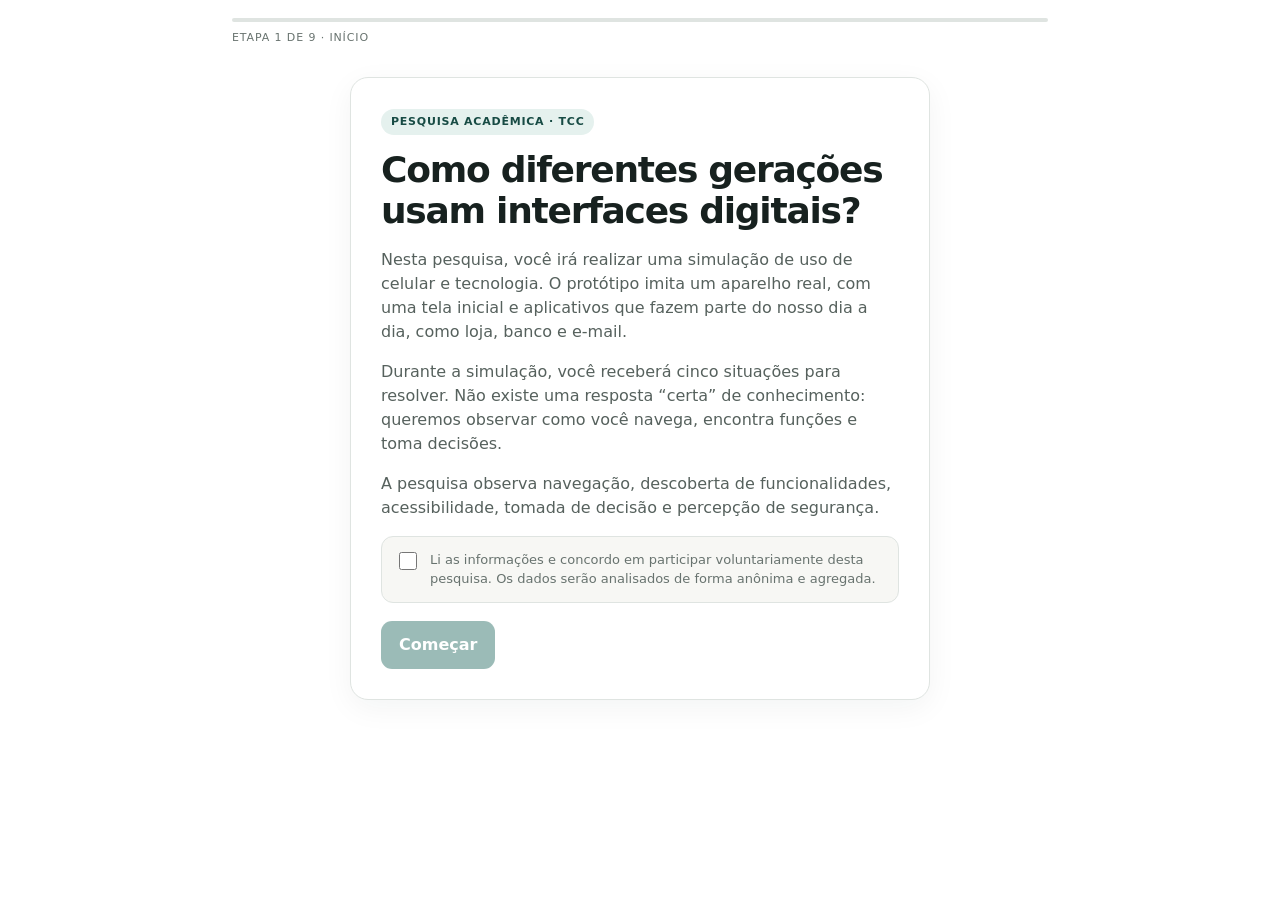
<file: index_2.html>
<!doctype html>
<html lang="pt-BR">
  <head>
    <meta charset="UTF-8" />
    <meta name="viewport" content="width=device-width, initial-scale=1.0" />
    <title>Estudo de Usabilidade — Protótipo Intergeracional</title>
    <link rel="stylesheet" href="style.css" />
    <style>
      /* Mantém apenas o botão de olho criado pelo protótipo; oculta o controle nativo do navegador. */
      input[type="password"]::-ms-reveal,
      input[type="password"]::-ms-clear {
        display: none;
      }
    </style>

    <!-- Google Tag Manager -->
    <script>(function(w,d,s,l,i){w[l]=w[l]||[];w[l].push({'gtm.start':
    new Date().getTime(),event:'gtm.js'});var f=d.getElementsByTagName(s)[0],
    j=d.createElement(s),dl=l!='dataLayer'?'&l='+l:'';j.async=true;j.src=
    'https://www.googletagmanager.com/gtm.js?id='+i+dl;f.parentNode.insertBefore(j,f);
    })(window,document,'script','dataLayer','GTM-TCQZM9PZ');</script>
    <!-- End Google Tag Manager -->
  </head>
  <body>
    <!-- Google Tag Manager (noscript) -->
    <noscript><iframe src="https://www.googletagmanager.com/ns.html?id=GTM-TCQZM9PZ"
    height="0" width="0" style="display:none;visibility:hidden"></iframe></noscript>
    <!-- End Google Tag Manager (noscript) -->

    <div class="app">
      <header class="top">
        <div class="progress"><i id="progressBar"></i></div>
        <div class="progress-label" id="progressLabel">Início</div>
      </header>
      <main>
        <section class="step active" data-step="welcome">
          <div class="card">
            <span class="eyebrow">Pesquisa acadêmica · TCC</span>
            <h1>Como diferentes gerações usam interfaces digitais?</h1>
            <p class="lead">
              Nesta pesquisa, você irá realizar uma simulação de uso de celular
              e tecnologia. O protótipo imita um aparelho real, com uma tela
              inicial e aplicativos que fazem parte do nosso dia a dia, como
              loja, banco e e-mail.
            </p>
            <p class="lead">
              Durante a simulação, você receberá cinco situações para resolver.
              Não existe uma resposta “certa” de conhecimento: queremos observar
              como você navega, encontra funções e toma decisões.
            </p>
            <p class="lead">
              A pesquisa observa navegação, descoberta de funcionalidades,
              acessibilidade, tomada de decisão e percepção de segurança.
            </p>
            <div class="consent">
              <input id="consent" type="checkbox" /><label for="consent"
                >Li as informações e concordo em participar voluntariamente
                desta pesquisa. Os dados serão analisados de forma anônima e
                agregada.</label
              >
            </div>
            <div class="actions">
              <button class="btn primary" id="start" disabled>Começar</button>
            </div>
          </div>
        </section>
        <section class="step" data-step="profile">
          <div class="card">
            <span class="eyebrow">Antes de começar</span>
            <h2>Sobre você</h2>
            <p class="lead">
              Não informe nome, e-mail ou qualquer dado pessoal real.
            </p>
            <div class="choice-group">
              <span class="group-label">Faixa etária</span>
              <div class="choices" data-key="faixa">
                <button class="choice" data-value="<18">Menos de 18</button><button class="choice" data-value="18-29">18–29</button
                ><button class="choice" data-value="30-49">30–49</button
                ><button class="choice" data-value="50-64">50–64</button
                ><button class="choice" data-value="65+">65+</button>
              </div>
            </div>
            <div class="choice-group">
              <span class="group-label">Familiaridade com tecnologia</span>
              <div class="choices" data-key="afinidade">
                <button class="choice" data-value="baixa">Baixa</button
                ><button class="choice" data-value="media">Média</button
                ><button class="choice" data-value="alta">Alta</button>
              </div>
            </div>
            <div class="actions">
              <button class="btn primary" id="profileNext" disabled>
                Continuar
              </button>
            </div>
          </div>
        </section>

        <section class="step" data-step="phone-flow">
          <div class="task" id="taskBox"></div>
          <div class="phone-stage">
            <div class="phone">
              <div class="screen">
                <div class="island"></div>
                <div class="status">
                  <span>9:41</span
                  ><span class="status-icons"
                    ><svg viewBox="0 0 24 24" fill="currentColor">
                      <path
                        d="M2 18h3v4H2zm5-4h3v8H7zm5-4h3v12h-3zm5-4h3v16h-3z"
                      /></svg
                    ><svg
                      viewBox="0 0 24 24"
                      fill="none"
                      stroke="currentColor"
                      stroke-width="2"
                    >
                      <rect x="2" y="6" width="18" height="12" rx="2" />
                      <path d="M22 10v4" /></svg
                  ></span>
                </div>
                <div class="screen-body">
                  <!-- HOME -->
                  <div class="view active home" id="homeView">
                    <div class="home-date">terça-feira · 9 de outubro</div>
                    <div class="grid">
                      <button class="app-tile" data-app="fotos">
                        <span class="icon app-system"
                          ><svg
                            viewBox="0 0 24 24"
                            fill="none"
                            stroke="currentColor"
                            stroke-width="1.8"
                          >
                            <rect x="3" y="5" width="18" height="15" rx="3" />
                            <circle cx="12" cy="12" r="3" />
                            <path d="M7 5l1.5-2h7L17 5" /></svg></span
                        ><span class="label">Fotos</span>
                      </button>
                      <button class="app-tile" data-app="calc">
                        <span class="icon app-blue"
                          ><svg
                            viewBox="0 0 24 24"
                            fill="none"
                            stroke="white"
                            stroke-width="1.7"
                          >
                            <rect x="5" y="2.5" width="14" height="19" rx="2" />
                            <path
                              d="M8 6h8M8 10h2m4 0h2M8 14h2m4 0h2M8 18h2m4 0h2"
                            /></svg></span
                        ><span class="label">Calculadora</span>
                      </button>
                      <button class="app-tile" data-app="mapas">
                        <span class="icon app-green"
                          ><svg
                            viewBox="0 0 24 24"
                            fill="none"
                            stroke="white"
                            stroke-width="1.7"
                          >
                            <path d="M3 5l6-2 6 2 6-2v16l-6 2-6-2-6 2z" />
                            <path d="M9 3v16m6-14v16" /></svg></span
                        ><span class="label">Mapas</span>
                      </button>
                      <button class="app-tile" data-app="ajustes">
                        <span class="icon app-system"
                          ><svg
                            viewBox="0 0 24 24"
                            fill="none"
                            stroke="white"
                            stroke-width="1.8"
                          >
                            <circle cx="12" cy="12" r="3" />
                            <path
                              d="M19.4 15a1.8 1.8 0 000-6l1-1.7-1.7-1-1.4 1a8 8 0 00-2-.8L15 4h-2l-.3 2.5a8 8 0 00-2 .8l-1.4-1-1.7 1 1 1.7a1.8 1.8 0 000 6l-1 1.7 1.7 1 1.4-1a8 8 0 002 .8L11 20h2l.3-2.5a8 8 0 002-.8l1.4 1 1.7-1z"
                            /></svg></span
                        ><span class="label">Ajustes</span>
                      </button>
                      <button class="app-tile" data-app="vitrine">
                        <span class="icon app-vitrine"
                          ><svg
                            viewBox="0 0 24 24"
                            fill="none"
                            stroke="white"
                            stroke-width="1.8"
                          >
                            <path d="M4 9h16l-1 11H5L4 9z" />
                            <path d="M8 9V7a4 4 0 0 1 8 0v2" />
                            <path d="M9 13h6" /></svg></span
                        ><span class="label">Vitrine</span>
                      </button>
                      <button class="app-tile" data-app="banco">
                        <span class="icon app-bank"
                          ><svg
                            viewBox="0 0 24 24"
                            fill="none"
                            stroke="currentColor"
                            stroke-width="1.7"
                          >
                            <path d="M3 9l9-5 9 5" />
                            <path
                              d="M5 10v8m4-8v8m6-8v8m4-8v8M3 20h18M2 10h20"
                            /></svg></span
                        ><span class="label">Banco</span>
                      </button>
                      <button class="app-tile" data-app="email">
                        <span class="icon app-mail"
                          ><svg
                            viewBox="0 0 24 24"
                            fill="none"
                            stroke="white"
                            stroke-width="1.8"
                          >
                            <rect x="3" y="5" width="18" height="14" rx="2" />
                            <path d="M4 7l8 6 8-6" /></svg
                          ><span class="badge">3</span></span
                        ><span class="label">E-mail</span>
                      </button>
                      <button class="app-tile" data-app="notas">
                        <span class="icon app-note"
                          ><svg
                            viewBox="0 0 24 24"
                            fill="none"
                            stroke="#5c4b05"
                            stroke-width="1.7"
                          >
                            <path d="M6 3h10l3 3v15H6z" />
                            <path
                              d="M16 3v4h4M9 11h7M9 15h7M9 19h4"
                            /></svg></span
                        ><span class="label">Notas</span>
                      </button>
                    </div>
                    <div class="dock">
                      <button class="app-tile" data-app="telefone">
                        <span class="icon app-green"
                          ><svg
                            viewBox="0 0 24 24"
                            fill="none"
                            stroke="white"
                            stroke-width="2"
                          >
                            <path
                              d="M7 3l3 2-2 4c1 2 3 4 5 5l4-2 2 3c-2 4-5 5-8 3-4-2-8-7-8-11 0-3 1-4 4-4z"
                            /></svg
                        ></span>
                      </button>
                      <button class="app-tile" data-app="mensagens">
                        <span class="icon app-green"
                          ><svg
                            viewBox="0 0 24 24"
                            fill="none"
                            stroke="white"
                            stroke-width="1.8"
                          >
                            <path d="M4 5h16v11H9l-4 4v-4H4z" />
                            <path d="M8 10h8M8 13h5" /></svg
                        ></span>
                      </button>
                      <button class="app-tile" data-app="navegador">
                        <span class="icon app-blue"
                          ><svg
                            viewBox="0 0 24 24"
                            fill="none"
                            stroke="white"
                            stroke-width="1.7"
                          >
                            <circle cx="12" cy="12" r="9" />
                            <path d="M15 9l-2 5-5 2 2-5z" /></svg
                        ></span>
                      </button>
                      <button class="app-tile" data-app="musica">
                        <span class="icon app-red"
                          ><svg
                            viewBox="0 0 24 24"
                            fill="none"
                            stroke="white"
                            stroke-width="1.8"
                          >
                            <path d="M9 18V5l10-2v13" />
                            <circle cx="6" cy="18" r="3" />
                            <circle cx="16" cy="16" r="3" /></svg
                        ></span>
                      </button>
                    </div>
                  </div>

                  <!-- VITRINE -->
                  <div class="view app" id="vitrineView"></div>
                  <!-- BANCO -->
                  <div class="view app" id="bancoView"></div>
                  <!-- EMAIL -->
                  <div class="view app" id="emailView"></div>
                  <!-- INERT -->
                  <div class="view app" id="inertView">
                    <div class="app-head">
                      <button class="back" data-home>‹</button>Aplicativo
                    </div>
                    <div
                      class="app-content"
                      style="
                        display: grid;
                        place-items: center;
                        text-align: center;
                      "
                    >
                      <div>
                        <div style="font-size: 34px; margin-bottom: 10px">
                          Não disponível
                        </div>
                        <p class="lead" id="inertText"></p>
                        <button class="btn secondary" data-home>
                          Voltar à tela inicial
                        </button>
                      </div>
                    </div>
                  </div>
                </div>
                <div
                  class="homebar android-nav"
                  aria-label="Navegação do Android"
                >
                  <button data-home aria-label="Voltar">
                    <svg viewBox="0 0 24 24">
                      <path d="M16 5L9 12l7 7" fill="none" />
                    </svg>
                  </button>
                  <button data-home aria-label="Tela inicial">
                    <svg viewBox="0 0 24 24">
                      <circle cx="12" cy="12" r="7" />
                    </svg>
                  </button>
                  <button aria-label="Aplicativos recentes" id="recentBtn">
                    <svg viewBox="0 0 24 24">
                      <rect x="7" y="7" width="10" height="10" rx="1" />
                    </svg>
                  </button>
                </div>
              </div>
            </div>
          </div>
        </section>

        <section class="step" data-step="sus">
          <div class="card">
            <span class="eyebrow">Avaliação final</span>
            <h2>Como foi sua experiência?</h2>
            <div id="likert"></div>
            <div class="actions">
              <button class="btn primary" id="finish" disabled>
                Ver resultado
              </button>
            </div>
          </div>
        </section>
        <section class="step" data-step="result">
          <div class="card">
            <span class="eyebrow">Pesquisa concluída</span>
            <h2>Obrigada por participar!</h2>
            <p class="lead">
              Sua participação ajudará a analisar diferenças de usabilidade e
              acessibilidade entre gerações.
            </p>
            <div id="resultStats"></div>
          </div>
        </section>
      </main>
    </div>

    <div class="modal" id="logoutModal">
      <div class="modal-box">
        <h3>Sair da conta?</h3>
        <p class="lead" style="font-size: 13px">
          Você será desconectado do Vitrine.
        </p>
        <div class="actions">
          <button class="btn secondary" id="cancelLogout">Cancelar</button
          ><button class="btn danger" id="confirmLogout">Sair</button>
        </div>
      </div>
    </div>

    <script>
      window.dataLayer = window.dataLayer || [];
      function track(event, params = {}) {
        // Os quatro eventos analisados no TCC levam sempre a faixa etária.
        const eventosPesquisa = ["wrong_product", "decoy_click", "study_result", "survey_complete"];
        const dados = eventosPesquisa.includes(event)
          ? { faixa_etaria: state.faixa, ...params }
          : params;
        window.dataLayer.push({ event, ...dados });
        console.log("[dataLayer]", event, dados);
      }
      const state = {
        startedAt: Date.now(),
        category: "Todos",
        faixa: null,
        afinidade: null,
        step: "welcome",
        logged: false,
        newPassword: null,
        selectedContact: null,
        cart: null,
        font: 16,
        recoverySent: false,
        pixPending: null,
        d1: { start: 0, end: 0, errors: 0, recovery: false, skipped: false },
        d2: { start: 0, end: 0, decoys: 0, fontFound: false, skipped: false },
        d3: {
          start: 0,
          end: 0,
          filters: false,
          wrongProduct: 0,
          skipped: false,
        },
        d4: { start: 0, end: 0, errors: 0, search: false, skipped: false },
        d5: { start: 0, end: 0, falsePositive: 0, skipped: false },
        answers: [],
      };
      const steps = [
        "welcome",
        "profile",
        "d1",
        "d2",
        "d3",
        "d4",
        "d5",
        "sus",
        "result",
      ];
      const labels = {
        welcome: "Início",
        profile: "Perfil",
        d1: "Desafio 1",
        d2: "Desafio 2",
        d3: "Desafio 3",
        d4: "Desafio 4",
        d5: "Desafio 5",
        sus: "Avaliação",
        result: "Concluído",
      };
      const tasks = {
        d1: "Acesse a conta da Vitrine. Você não sabe a senha, então recupere o acesso usando o e-mail cadastrado.",
        d2: "Entre no aplicativo Vitrine. Atualize seu telefone, encontre uma forma de aumentar o tamanho do texto e depois saia da conta.",
        d3: "Na tela inicial do celular, abra o aplicativo Vitrine. Encontre uma cadeira entre R$ 400 e R$ 700, disponível em estoque, e gere o pagamento por Pix para essa compra.",
        d4: "Na tela inicial do celular, abra o aplicativo Banco e use o Pix para pagar o pedido da Vitrine que está aguardando pagamento.",
        d5: "Na tela inicial do celular, abra o aplicativo E-mail. Analise as mensagens recebidas, encontre uma mensagem suspeita e marque-a como tal.",
      };
      function svg(name) {
        const s = {
          home: `<path d="M3 11l9-8 9 8v9a1 1 0 0 1-1 1h-5v-6H9v6H4a1 1 0 0 1-1-1z"/>`,
          bag: `<path d="M5 8h14l1 13H4z"/><path d="M9 8V6a3 3 0 0 1 6 0v2"/>`,
          user: `<circle cx="12" cy="8" r="3"/><path d="M5 21a7 7 0 0 1 14 0"/>`,
          arrow: `<path d="M19 12H5m7-7-7 7 7 7"/>`,
          pix: `<path d="M7 7l5-5 5 5-5 5zM7 17l5-5 5 5-5 5zM2 12l5-5 5 5-5 5zM12 12l5-5 5 5-5 5z"/>`,
        };
        return `<svg viewBox="0 0 24 24" fill="none" stroke="currentColor" stroke-width="1.8">${s[name] || ""}</svg>`;
      }
      function showStep(name) {
        document
          .querySelectorAll(".step")
          .forEach((x) => x.classList.remove("active"));
        const target =
          steps.includes(name) && ["d1", "d2", "d3", "d4", "d5"].includes(name)
            ? "phone-flow"
            : name;
        document
          .querySelector('[data-step="' + target + '"]')
          .classList.add("active");
        state.step = name;
        document.body.classList.toggle(
          "study-active",
          ["d1", "d2", "d3", "d4", "d5"].includes(name),
        );
        const i = steps.indexOf(name);
        document.getElementById("progressBar").style.width =
          (i / (steps.length - 1)) * 100 + "%";
        document.getElementById("progressLabel").textContent =
          "Etapa " + (i + 1) + " de " + steps.length + " · " + labels[name];
        track("step_view", {
          step_name: name,
          faixa_etaria: state.faixa,
          afinidade_tecnologica: state.afinidade,
        });
        if (["d1", "d2", "d3", "d4", "d5"].includes(name)) {
          const taskNumber = Number(name.slice(1));
          document.getElementById("taskBox").innerHTML =
            `<div class="task-top"><small>DESAFIO ${taskNumber} DE 5</small><strong>${labels[name]}</strong></div><p>${tasks[name]}</p><div class="task-actions"><button class="btn secondary skip-btn" id="skipTask">Pular desafio</button></div>`;
          document.getElementById("skipTask").onclick = () => skipTask(name);
          openHome();
          state[name].start = Date.now();
        }
        window.scrollTo({ top: 0, behavior: "smooth" });
      }
      function nextChallenge(key) {
        const order = ["d1", "d2", "d3", "d4", "d5"];
        const i = order.indexOf(key);
        return order[i + 1] || "sus";
      }
      function skipTask(key) {
        state[key].skipped = true;
        state[key].end = Date.now();
        track("task_skipped", {
          task: key,
          tempo_segundos: ((state[key].end - state[key].start) / 1000).toFixed(
            1,
          ),
          faixa_etaria: state.faixa,
        });
        showStep(nextChallenge(key));
      }

      function setHomeView(id) {
        document
          .querySelectorAll(
            "#homeView,#vitrineView,#bancoView,#emailView,#inertView",
          )
          .forEach((x) => x.classList.remove("active"));
        document.getElementById(id).classList.add("active");
      }
      function openHome() {
        setHomeView("homeView");
      }
      document
        .querySelectorAll("[data-home]")
        .forEach((x) => x.addEventListener("click", openHome));
      function finishTask(key, extra = {}) {
        state[key].end = Date.now();
        track("task_complete", {
          task: key,
          tempo_segundos: ((state[key].end - state[key].start) / 1000).toFixed(
            1,
          ),
          faixa_etaria: state.faixa,
          ...extra,
        });
      }

      /* profile */
      document
        .getElementById("consent")
        .addEventListener(
          "change",
          (e) =>
            (document.getElementById("start").disabled = !e.target.checked),
        );
      document.getElementById("start").onclick = () => showStep("profile");
      document.querySelectorAll(".choices").forEach((group) =>
        group.querySelectorAll(".choice").forEach(
          (btn) =>
            (btn.onclick = () => {
              group
                .querySelectorAll(".choice")
                .forEach((b) => b.classList.remove("selected"));
              btn.classList.add("selected");
              state[group.dataset.key] = btn.dataset.value;
              document.getElementById("profileNext").disabled = !(
                state.faixa && state.afinidade
              );
            }),
        ),
      );
      document.getElementById("profileNext").onclick = () => {
        track("profile_submitted", {
          faixa_etaria: state.faixa,
          afinidade_tecnologica: state.afinidade,
        });
        showStep("d1");
      };

      /* ---------- VITRINE TEMPLATES ---------- */
      function passwordEyeIcon(showing = false) {
        return showing
          ? '<svg viewBox="0 0 24 24" width="20" height="20" aria-hidden="true" fill="none" stroke="currentColor" stroke-width="1.8" stroke-linecap="round" stroke-linejoin="round"><path d="M3 3l18 18"/><path d="M10.6 10.6a2 2 0 002.8 2.8"/><path d="M9.9 5.2A10.8 10.8 0 0112 5c5.2 0 8.8 4.5 9.5 6-.3.7-1.2 2-2.8 3.5"/><path d="M6.2 6.2C3.9 7.6 2.7 9.8 2.5 11c.7 1.5 4.3 6 9.5 6 1 0 2-.2 2.9-.5"/></svg>'
          : '<svg viewBox="0 0 24 24" width="20" height="20" aria-hidden="true" fill="none" stroke="currentColor" stroke-width="1.8" stroke-linecap="round" stroke-linejoin="round"><path d="M2.5 12s3.5-6 9.5-6 9.5 6 9.5 6-3.5 6-9.5 6-9.5-6-9.5-6z"/><circle cx="12" cy="12" r="2.5"/></svg>';
      }
      function renderOrbitaLogin() {
        document.getElementById("vitrineView").innerHTML =
          `<div class="app-head"><button class="back" data-home>‹</button><div class="brand-lockup" style="margin:0"><span class="brand-mark">V</span><strong>Vitrine</strong></div></div><div class="app-content"><div class="brand-lockup"><span class="brand-mark">V</span><div><strong>Olá, Ana</strong><div class="fine">Acesse sua conta para continuar</div></div></div><div id="loginArea"><div class="field"><label>E-mail</label><input id="loginEmail" value="ana.silva@email.com"></div><div class="field"><label>Senha</label><div class="password"><input id="loginPass" type="password"><button class="eye" type="button" id="togglePass" aria-label="Mostrar senha" title="Mostrar senha">${passwordEyeIcon()}</button></div></div><div class="error" id="loginErr">A senha informada não confere. Você pode tentar novamente ou recuperar o acesso.</div><div class="actions"><button class="btn primary" id="loginBtn" style="width:100%">Entrar</button></div><button class="link" id="forgot">Esqueci minha senha</button></div><div id="recoveryArea" hidden></div></div>`;
        document.getElementById("loginBtn").onclick = () => {
          if (
            state.newPassword &&
            document.getElementById("loginPass").value === state.newPassword
          ) {
            state.logged = true;
            if (state.step === "d1") {
              finishTask("d1", {
                erros: state.d1.errors,
                usou_recuperacao: state.d1.recovery,
              });
              renderOrbitaHome();
              showStep("d2");
            } else if (state.step === "d3") {
              track("vitrine_login", { task: "d3", faixa_etaria: state.faixa });
              renderOrbitaHome();
            } else {
              renderOrbitaHome();
            }
          } else {
            state.d1.errors++;
            document.getElementById("loginErr").classList.add("show");
            track("form_error", { task: "login", faixa_etaria: state.faixa });
          }
        };
        document.getElementById("togglePass").onclick = () => {
          const input = document.getElementById("loginPass");
          const showing = input.type === "password";
          input.type = showing ? "text" : "password";
          const button = document.getElementById("togglePass");
          button.innerHTML = passwordEyeIcon(showing);
          button.setAttribute("aria-label", showing ? "Ocultar senha" : "Mostrar senha");
          button.title = showing ? "Ocultar senha" : "Mostrar senha";
        };
        document.getElementById("forgot").onclick = showRecovery;
        document
          .querySelectorAll("[data-home]")
          .forEach((x) => (x.onclick = openHome));
      }
      function showRecovery() {
        state.d1.recovery = true;
        track("nav_item_click", { item: "esqueci-senha", step_atual: "d1" });
        const area = document.getElementById("recoveryArea");
        document.getElementById("loginArea").hidden = true;
        area.hidden = false;
        if (state.recoverySent) {
          renderRecoveryCode();
          return;
        }
        area.innerHTML = `<h3>Recuperar senha</h3><p class="fine">Informe o e-mail cadastrado para receber um código de verificação.</p><div class="field"><label>E-mail</label><input id="recEmail" value="ana.silva@email.com"></div><button class="btn primary" id="sendCode" style="width:100%">Enviar código</button>`;
        document.getElementById("sendCode").onclick = () => {
          state.recoverySent = true;
          renderRecoveryCode();
        };
      }
      function renderRecoveryCode() {
        const area = document.getElementById("recoveryArea");
        area.innerHTML = `<div class="success"><b>Código enviado para seu e-mail.</b><br><span style="font-size:12px">Volte para a tela inicial do celular e abra o aplicativo <b>E-mail</b> para consultar a mensagem.</span></div><div class="field" style="margin-top:13px"><label>Código de verificação</label><input id="code" inputmode="numeric" placeholder="0000"></div><div class="error" id="codeErr">Código incorreto.</div><button class="btn primary" id="confirmCode" style="width:100%">Confirmar código</button>`;
        document.getElementById("confirmCode").onclick = () => {
          if (document.getElementById("code").value === "4821") {
            area.innerHTML = `<h3>Crie uma nova senha</h3><div class="field"><label>Nova senha</label><div class="password"><input id="new1" type="password"><button class="eye" type="button" id="toggleNew1" aria-label="Mostrar senha" title="Mostrar senha">${passwordEyeIcon()}</button></div></div><div class="field"><label>Confirmar nova senha</label><div class="password"><input id="new2" type="password"><button class="eye" type="button" id="toggleNew2" aria-label="Mostrar senha" title="Mostrar senha">${passwordEyeIcon()}</button></div></div><div class="error" id="newErr">Use pelo menos 6 caracteres e repita a mesma senha.</div><button class="btn primary" id="saveNew" style="width:100%">Redefinir senha</button>`;
            [ ["toggleNew1", "new1"], ["toggleNew2", "new2"] ].forEach(([buttonId, inputId]) => {
              document.getElementById(buttonId).onclick = () => {
                const input = document.getElementById(inputId);
                const showing = input.type === "password";
                input.type = showing ? "text" : "password";
                const button = document.getElementById(buttonId);
                button.innerHTML = passwordEyeIcon(showing);
                button.setAttribute("aria-label", showing ? "Ocultar senha" : "Mostrar senha");
                button.title = showing ? "Ocultar senha" : "Mostrar senha";
              };
            });
            document.getElementById("saveNew").onclick = () => {
              const a = document.getElementById("new1").value,
                b = document.getElementById("new2").value;
              if (a.length >= 6 && a === b) {
                state.newPassword = a;
                area.innerHTML =
                  '<div class="success"><b>Senha redefinida.</b><br><span style="font-size:12px">Agora volte ao login.</span></div><button class="btn primary" id="backLogin" style="width:100%;margin-top:12px">Voltar para login</button>';
                document.getElementById("backLogin").onclick =
                  renderOrbitaLogin;
              } else document.getElementById("newErr").classList.add("show");
            };
          } else document.getElementById("codeErr").classList.add("show");
        };
      }

      function renderOrbitaHome() {
        document.getElementById("vitrineView").innerHTML =
          `<div class="app-head"><span class="brand-mark" style="width:34px;height:34px;font-size:17px">V</span><strong>Vitrine</strong><span style="margin-left:auto;font-size:12px;color:#6f7774">Olá, Ana</span></div><div class="app-content"><div id="storeHome"><div class="store-hero"><div class="store-logo"><span class="store-logo-mark">V</span><div><b>Vitrine</b><div class="fine">Compras para sua casa</div></div></div><strong>O que você está procurando?</strong><span class="fine">Encontre produtos, compare preços e compre com segurança.</span></div><div class="category-row"><button class="category" data-category="Todos">Todos</button><button class="category" data-category="Móveis">Móveis</button><button class="category" data-category="Casa">Casa</button><button class="category" data-category="Tecnologia">Tecnologia</button></div><div style="display:flex;justify-content:space-between;align-items:center;margin:4px 0 9px"><b>Ofertas para você</b><button class="link" id="viewAll">Ver tudo</button></div><div class="products"><div class="product featured-product" data-featured-product="Cadeira Ipê" role="button" aria-label="Selecionar Cadeira Ipê" tabindex="0" style="cursor:pointer"><div class="product-img">${productArt("Cadeira Ipê")}</div><strong>Cadeira Ipê</strong><small>Entrega grátis · Em estoque</small><div class="price-tag">R$ 650,00</div></div><div class="product featured-product" data-featured-product="Cadeira Slim" role="button" aria-label="Selecionar Cadeira Slim" tabindex="0" style="cursor:pointer"><div class="product-img">${productArt("Cadeira Slim")}</div><strong>Cadeira Slim</strong><small>Em estoque</small><div class="price-tag">R$ 480,00</div></div></div><div style="margin-top:14px;background:#f5f7fa;border-radius:12px;padding:12px"><b style="font-size:13px">Compra segura</b><p class="fine" style="margin:3px 0 0">Você escolhe como pagar somente no final da compra.</p></div></div><div id="storeShop" hidden></div><div id="accountArea" hidden></div></div><div class="app-nav"><button class="navbtn active" data-o="home">${svg("home")}Início</button><button class="navbtn" data-o="shop">${svg("bag")}Loja</button><button class="navbtn" data-o="account">${svg("user")}Conta</button></div>`;
        const chooseFeaturedProduct = (name) => {
          openStore();
          const card = Array.from(document.querySelectorAll("[data-product-card]")).find(el => el.dataset.productCard === name);
          if (card) card.click();
        };
        document.querySelectorAll("[data-featured-product]").forEach(card => {
          card.addEventListener("click", () => chooseFeaturedProduct(card.dataset.featuredProduct));
          card.addEventListener("keydown", e => {
            if (e.key === "Enter" || e.key === " ") {
              e.preventDefault();
              chooseFeaturedProduct(card.dataset.featuredProduct);
            }
          });
        });
        document.querySelectorAll("[data-category]").forEach(b => b.onclick = () => { openStore(); state.d3.category = b.dataset.category; renderProducts(); });
        document.getElementById("viewAll")?.addEventListener("click", () => { openStore(); state.d3.category = "Todos"; renderProducts(); });
        document.querySelectorAll(".navbtn").forEach(
          (b) =>
            (b.onclick = () => {
              const t = b.dataset.o;
              if (t === "shop" && state.step === "d3") openStore();
              else if (t === "account" && state.step === "d2") openAccount();
              else if (t === "home") {
                document.getElementById("storeHome").hidden = false;
                document.getElementById("storeShop").hidden = true;
                document.getElementById("accountArea").hidden = true;
                setNav("home");
              } else {
                if (state[state.step] && "decoys" in state[state.step])
                  state[state.step].decoys++;
                track("decoy_click", {
                  item: "aba-" + t,
                  step_atual: state.step,
                });
              }
            }),
        );
        document
          .querySelectorAll("[data-home]")
          .forEach((x) => (x.onclick = openHome));
      }
      function setNav(t) {
        document
          .querySelectorAll(".navbtn")
          .forEach((b) => b.classList.toggle("active", b.dataset.o === t));
      }
      function openStore() {
        setNav("shop");
        document.getElementById("storeHome").hidden = true;
        document.getElementById("accountArea").hidden = true;
        document.getElementById("storeShop").hidden = false;
        renderStore();
      }
      const products = [
        { name: "Cadeira Ipê", price: 650, stock: true, category: "Móveis" },
        { name: "Cadeira Slim", price: 480, stock: true, category: "Móveis" },
        { name: "Cadeira Premium", price: 899, stock: true, category: "Móveis" },
        { name: "Banco Cumaru", price: 450, stock: true, category: "Móveis" },
        { name: "Aparador Sucupira", price: 990, stock: false, category: "Casa" },
        { name: "Mesa Angico", price: 2100, stock: true, category: "Casa" },
        { name: "Luminária Nuvem", price: 189, stock: true, category: "Casa" },
        { name: "Fone Aurora", price: 299, stock: true, category: "Tecnologia" },
        { name: "Caixa de som Brisa", price: 220, stock: true, category: "Tecnologia" },
      ];
      function renderStore() {
        document.getElementById("storeShop").innerHTML =
          `<div class="store-tools"><input class="search" placeholder="Buscar produto"><button class="filter-button" id="filterBtn">Filtrar</button></div><div class="filter-panel" id="filterPanel"><div class="filter-title">Filtrar produtos</div><div class="filter-grid"><label class="check"><input type="checkbox" id="catFurniture"> Móveis</label><label class="check"><input type="checkbox" id="stock"> Em estoque</label></div><div style="margin-top:10px;font-size:11px;font-weight:700">Preço</div><div class="price"><input id="min" placeholder="Mínimo"><input id="max" placeholder="Máximo"></div><button class="btn primary apply-filter" id="applyFilter">Aplicar filtros</button></div><div class="chips" id="chips"></div><div id="productFeedback" class="error" role="status" style="margin:10px 0"></div><div class="products" id="products"></div>`;
        document.getElementById("filterBtn").onclick = () =>
          document.getElementById("filterPanel").classList.toggle("open");
        document.getElementById("applyFilter").onclick = () => {
          state.d3.filters = true;
          renderProducts();
          document.getElementById("filterPanel").classList.remove("open");
          track("filter_applied", {
            task: "compra",
            faixa_etaria: state.faixa,
          });
        };
        renderProducts();
      }
      function productArt(name) {
        const chair = name.toLowerCase().includes("cadeira");
        const slim = name.toLowerCase().includes("slim");
        if (chair)
          return `<svg viewBox="0 0 120 100" fill="none" aria-hidden="true"><path d="M34 18h48v34H34z" fill="${slim ? "#d8e2e8" : "#b9c8bd"}"/><path d="M38 52h44l9 35H29l9-35z" fill="${slim ? "#9aaebb" : "#718477"}"/><path d="M45 87v8M75 87v8M35 87v8M85 87v8" stroke="#35403b" stroke-width="5" stroke-linecap="round"/><path d="M40 25h36" stroke="#fff" stroke-width="3" opacity=".65"/></svg>`;
        return `<svg viewBox="0 0 120 100" fill="none" aria-hidden="true"><path d="M25 67h70v10H25z" fill="#a9b4b0"/><path d="M34 40h52v27H34z" fill="#d7dfdc"/><path d="M40 77v16M80 77v16" stroke="#45514c" stroke-width="5" stroke-linecap="round"/><path d="M40 45h40" stroke="#fff" stroke-width="3" opacity=".7"/></svg>`;
      }
      function renderProducts() {
        const min = parseFloat(document.getElementById("min")?.value) || 0,
          max = parseFloat(document.getElementById("max")?.value) || Infinity,
          only = document.getElementById("stock")?.checked;
        const q = document.querySelector(".search")?.value.toLowerCase() || "";
        const arr = products.filter(
          (p) =>
            p.price >= min &&
            p.price <= max &&
            (!only || p.stock) &&
            p.name.toLowerCase().includes(q) &&
            (!state.d3.category || state.d3.category === "Todos" || p.category === state.d3.category),
        );
        document.getElementById("products").innerHTML =
          arr
            .map(
              (p) =>
                `<div class="product ${!(p.name.toLowerCase().includes("cadeira") && p.stock && p.price >= 400 && p.price <= 700) ? "wrong" : ""}" data-product-card="${p.name}" role="button" aria-label="Selecionar ${p.name}" tabindex="0" style="cursor:pointer"><div class="product-img">${productArt(p.name)}</div><strong>${p.name}</strong><small>${p.stock ? "Em estoque" : "Indisponível"}</small><div class="price-tag">R$ ${p.price.toFixed(2).replace(".", ",")}</div></div>`,
            )
            .join("") || '<p class="fine">Nenhum produto encontrado.</p>';
        const selectProduct = (name) => {
          const p = products.find((x) => x.name === name);
          if (!p) return;
          if (!p.stock || !p.name.toLowerCase().includes("cadeira") || p.price < 400 || p.price > 700) {
            state.d3.wrongProduct++;
            const motivo = !p.stock ? "indisponível em estoque" : "não atende aos critérios do desafio";
            track("wrong_product", {
              produto: p.name,
              motivo,
              faixa_etaria: state.faixa,
              desafio: "d3",
            });
            const feedback = document.getElementById("productFeedback");
            if (feedback) {
              feedback.textContent = `${p.name}: este produto ${motivo}. Escolha uma cadeira entre R$ 400 e R$ 700 que esteja em estoque.`;
              feedback.classList.add("show");
              feedback.scrollIntoView({ behavior: "smooth", block: "nearest" });
            }
            return;
          }
          state.cart = p;
          renderCheckout();
        };
        document.querySelectorAll("[data-product-card]").forEach(card => {
          card.onclick = () => selectProduct(card.dataset.productCard);
          card.onkeydown = e => { if(e.key === "Enter" || e.key === " "){ e.preventDefault(); selectProduct(card.dataset.productCard); } };
        });
        document
          .querySelector(".search")
          ?.addEventListener("input", renderProducts);
      }
      function renderCheckout() {
        document.getElementById("storeShop").innerHTML =
          `<button class="link" id="backToProducts" type="button" style="margin-bottom:10px">‹ Voltar aos produtos</button><div class="checkout-card"><small class="fine">Resumo da compra</small><div style="display:flex;gap:10px;align-items:center;margin-top:8px"><div class="product-img" style="width:78px;height:68px!important;flex:none">${productArt(state.cart.name)}</div><div><strong>${state.cart.name}</strong><small>1 unidade · Entrega grátis</small><div class="price-tag">R$ ${state.cart.price.toFixed(2).replace(".", ",")}</div></div></div></div><h3>Pagamento</h3><p class="fine">Você escolheu ${state.cart.name}. Gere o código Pix e use-o no aplicativo do banco para concluir o pagamento no próximo desafio.</p><div class="payment-list"><label class="payment selected"><input type="radio" checked disabled> Pix</label></div><button class="btn primary" id="generatePix" style="width:100%">Gerar código Pix</button>`;
        document.getElementById("backToProducts").onclick = () => renderStore();
        document.getElementById("generatePix").onclick = () => {
          state.pixPending = {
            product: state.cart.name,
            price: state.cart.price,
            code:
              "00020126580014BR.GOV.BCB.PIX0136vitrine-pedido-3381-" +
              Date.now(),
          };
          finishTask("d3", {
            filtros_aplicados: state.d3.filters,
            produto_errado: state.d3.wrongProduct,
          });
          document.getElementById("storeShop").innerHTML =
            `<button class="link" id="backToCheckout" type="button" style="margin-bottom:10px">‹ Voltar ao resumo da compra</button><div class="success"><b>Pix gerado</b><br><span style="font-size:12px">Agora o pedido está aguardando pagamento.</span></div><div class="pix-payment-card"><b>${state.cart.name}</b><div class="price-tag">R$ ${state.cart.price.toFixed(2).replace(".", ",")}</div><p class="fine">No próximo desafio, abra o aplicativo do banco e <strong>copie o código Pix abaixo para colar no campo de pagamento</strong>.</p><div class="field"><label>Código Pix copia e cola</label><textarea readonly id="generatedPixCode">${state.pixPending.code}</textarea><button class="btn secondary" id="copyGeneratedPix" type="button">Copiar código Pix</button></div></div><button class="btn primary" id="nextD4" style="width:100%;margin-top:12px">Continuar</button>`;
          document.getElementById("backToCheckout").onclick = () => renderCheckout();
          document.getElementById("copyGeneratedPix")?.addEventListener("click", async () => { const el=document.getElementById("generatedPixCode"); el.select(); try { await navigator.clipboard.writeText(el.value); document.getElementById("copyGeneratedPix").textContent="Código copiado"; } catch(e) { document.execCommand("copy"); } });
          document.getElementById("nextD4").onclick = () => showStep("d4");
        };
      }

      function mockQr() {
        const cells = [];
        for (let r = 0; r < 21; r++) {
          for (let c = 0; c < 21; c++) {
            const finder =
              (r < 7 && c < 7) || (r < 7 && c > 13) || (r > 13 && c < 7);
            const edge =
              r === 0 ||
              r === 6 ||
              c === 0 ||
              c === 6 ||
              r === 14 ||
              r === 20 ||
              c === 14 ||
              c === 20;
            const inner = r > 1 && r < 5 && c > 1 && c < 5;
            const fill = finder
              ? edge || inner
              : (r * 7 + c * 11 + r * c) % 5 === 0;
            if (fill)
              cells.push(
                `<rect x="${c + 1}" y="${r + 1}" width="1" height="1"/>`,
              );
          }
        }
        return `<svg viewBox="0 0 23 23" role="img">${cells.join("")}</svg>`;
      }

      /* account */
      function openAccount() {
        setNav("account");
        document.getElementById("storeHome").hidden = true;
        document.getElementById("storeShop").hidden = true;
        document.getElementById("accountArea").hidden = false;
        renderAccount("profile");
      }
      function renderAccount(stage) {
        const a = document.getElementById("accountArea");
        if (stage === "profile") {
          a.innerHTML = `<div class="profile-head"><div class="avatar">AS</div><div><b>Ana Silva</b><div class="fine">ana.silva@email.com</div></div></div><h3>Dados pessoais</h3><div class="field"><label>Telefone</label><input id="phoneEdit" value="(31) 98888-1200"></div><button class="btn primary" id="saveProfile" style="width:100%">Salvar alterações</button>`;
          document.getElementById("saveProfile").onclick = () => {
            if (
              document.getElementById("phoneEdit").value.replace(/\D/g, "")
                .length >= 8
            ) {
              track("profile_edit_complete", { faixa_etaria: state.faixa });
              renderAccount("menu");
            } else alert("Informe um telefone válido.");
          };
        } else if (stage === "menu") {
          a.innerHTML = `<h3>Minha conta</h3><p class="fine">Encontre nas opções abaixo o recurso que deseja usar.</p><button class="account-row">Seus pedidos <span>›</span></button><button class="account-row" id="openTextSettings"><span style="display:flex;align-items:center;gap:10px"><span style="width:30px;height:30px;border-radius:8px;background:#e8f2ef;display:grid;place-items:center;font-weight:850;color:var(--brand)">Aa</span> Acessibilidade e texto</span><span>›</span></button><button class="account-row">Métodos de pagamento <span>›</span></button><button class="account-row">Endereços <span>›</span></button><button class="account-row">Preferências <span>›</span></button><button class="account-row">Central de ajuda <span>›</span></button><button class="account-row logout" id="logoutBtn">Sair <span>›</span></button>`;
          document.getElementById("openTextSettings").onclick = () => {
            track("nav_item_click", {
              item: "acessibilidade-texto",
              step_atual: "d2",
            });
            renderAccount("accessibility");
          };
          document.getElementById("logoutBtn").onclick = () => {
            track("nav_item_click", { item: "sair", step_atual: "d2" });
            document.getElementById("logoutModal").classList.add("open");
          };
        } else if (stage === "accessibility") {
          a.innerHTML = `<div style="display:flex;align-items:center;gap:9px;margin-bottom:12px"><button class="back" id="backAccountMenu">‹</button><div><h3 style="margin:0">Tamanho do texto</h3><div class="fine">Ajuste a leitura do aplicativo</div></div></div><div class="font-control"><div class="aa-row"><b style="font-size:14px">A</b><b style="font-size:24px">A+</b></div><div class="font-size-preview" id="fontPreview">Exemplo de texto da sua conta</div><input class="font-slider" id="fontSlider" type="range" min="14" max="22" value="16"></div><button class="btn primary" id="fontContinue" style="width:100%;margin-top:13px" disabled>Concluir</button>`;
          document.getElementById("backAccountMenu").onclick = () =>
            renderAccount("menu");
          document.getElementById("fontSlider").oninput = (e) => {
            state.font = +e.target.value;
            document.getElementById("fontPreview").style.fontSize =
              state.font + "px";
            if (state.font > 16) {
              state.d2.fontFound = true;
              document.getElementById("fontContinue").disabled = false;
            }
          };
          document.getElementById("fontContinue").onclick = () =>
            renderAccount("menuAfterFont");
        } else {
          a.innerHTML = `<h3>Minha conta</h3><p class="fine">Encontre a opção para encerrar sua sessão.</p><button class="account-row">Seus pedidos <span>›</span></button><button class="account-row">Métodos de pagamento <span>›</span></button><button class="account-row">Endereços <span>›</span></button><button class="account-row">Preferências <span>›</span></button><button class="account-row">Central de ajuda <span>›</span></button><button class="account-row logout" id="logoutBtn">Sair <span>›</span></button>`;
          document.getElementById("logoutBtn").onclick = () => {
            track("nav_item_click", { item: "sair", step_atual: "d2" });
            document.getElementById("logoutModal").classList.add("open");
          };
        }
      }
      document.getElementById("cancelLogout").onclick = () =>
        document.getElementById("logoutModal").classList.remove("open");
      document.getElementById("confirmLogout").onclick = () => {
        document.getElementById("logoutModal").classList.remove("open");
        state.logged = false;
        finishTask("d2", {
          fonte_encontrada: state.d2.fontFound,
          cliques_isca: state.d2.decoys,
        });
        document.getElementById("vitrineView").innerHTML = "";
        showStep("d3");
      };

      /* bank */
      function renderBank() {
        document.getElementById("bancoView").innerHTML =
          `<div class="app-head"><button class="back" data-home>‹</button>Banco Horizonte</div><div class="app-content"><div id="bankHome"><div class="bank-head"><small>Saldo disponível</small><div class="balance">R$ 1.590,00</div><small>Agência 0123 · Conta 45678-9</small></div><div class="bank-actions"><button class="bank-action" id="bankPix">${svg("pix")}Pix</button><button class="bank-action" data-bank-decoy>Pagar</button><button class="bank-action" data-bank-decoy>Extrato</button><button class="bank-action" data-bank-decoy>Cartões</button></div><div class="statement"><b style="font-size:13px">Últimas movimentações</b><div class="transaction"><span>Supermercado BH<small>Hoje · 14:32</small></span><b>- R$ 82,40</b></div><div class="transaction"><span>Salário<small>Ontem</small></span><b class="positive">+ R$ 2.100,00</b></div><div class="transaction"><span>Uber<small>Ontem · 19:08</small></span><b>- R$ 18,90</b></div></div></div><div id="pixArea" hidden></div></div>`;
        document.getElementById("bankPix").onclick = renderPix;
        document
          .querySelectorAll("[data-bank-decoy]")
          .forEach(
            (b) =>
              (b.onclick = () =>
                track("decoy_click", {
                  item: "banco-" + b.textContent.toLowerCase(),
                  step_atual: state.step,
                })),
          );
        document
          .querySelectorAll("[data-home]")
          .forEach((x) => (x.onclick = openHome));
      }
      const contacts = [
        { name: "Carlos Eduardo", key: "CPF •••.•••.321-09" },
        { name: "Marcos Aurélio", key: "CPF •••.•••.789-00" },
        { name: "Juliana Prado", key: "e-mail ju.p•••@email.com" },
        { name: "Fernanda Lima", key: "telefone (31) •••••-4021" },
      ];
      function renderPix() {
        const a = document.getElementById("pixArea");
        document.getElementById("bankHome").hidden = true;
        a.hidden = false;
        const pending = state.pixPending || {
          product: "Cadeira Ipê",
          price: 650,
          code: "demo",
        };
        a.innerHTML = `<div class="pix-brand"><div class="pix-logo">PIX</div><div><b>Pagar com Pix</b><div class="fine">Pedido da Vitrine aguardando pagamento</div></div></div><div class="checkout-card"><div style="display:flex;justify-content:space-between;gap:10px"><span><b>${pending.product}</b><br><span class="fine">Vitrine · Pedido #3381</span></span><b>R$ ${pending.price.toFixed(2).replace(".", ",")}</b></div></div><p class="fine">Para pagar, <strong>copie o código Pix da tela anterior e cole no campo abaixo</strong>.</p><button class="btn secondary" id="pastePix" style="width:100%;margin-top:8px">Usar Pix copia e cola</button><div id="pixPayArea" style="margin-top:14px"></div>`;
        document.getElementById("pastePix").onclick = () => {
          state.d4.search = true;
          document.getElementById("pixPayArea").innerHTML =
            `<div class="field"><label>Código Pix copia e cola</label><textarea id="pixPasteCode" style="width:100%;min-height:74px;border:1px solid var(--line);border-radius:10px;padding:8px;font-size:10px" placeholder="Cole aqui o código Pix"></textarea><small class="fine">Use o código exibido no desafio anterior.</small></div><button class="btn primary" id="continuePaste" style="width:100%">Continuar</button>`;
          document.getElementById("continuePaste").onclick = () => {
            if(document.getElementById("pixPasteCode").value.trim() !== pending.code) { document.getElementById("pixPasteCode").style.borderColor="#c33"; return; }
            showPixConfirmation(pending);
          };
        };
      }
      function showPixConfirmation(pending) {
        const a = document.getElementById("pixPayArea");
        a.innerHTML = `<div class="pix-review"><div class="review-line"><span>Recebedor</span><b>Vitrine Comércio</b></div><div class="review-line"><span>Pedido</span><b>#3381</b></div><div class="review-line"><span>Valor</span><b>R$ ${pending.price.toFixed(2).replace(".", ",")}</b></div></div><div class="consent"><input id="pixCheck" type="checkbox"><label for="pixCheck">Confirmo os dados de pagamento.</label></div><button class="btn primary" id="confirmPix" disabled style="width:100%;margin-top:12px">Confirmar pagamento</button>`;
        document.getElementById("pixCheck").onchange = (e) =>
          (document.getElementById("confirmPix").disabled = !e.target.checked);
        document.getElementById("confirmPix").onclick = () => {
          finishTask("d4", {
            usou_copia_cola: state.d4.search,
          });
          state.pixPending = null;
          a.innerHTML =
            '<div class="success"><b>Desafio 4 concluído</b><br><span style="font-size:12px">Pagamento da Vitrine confirmado com sucesso.</span></div><button class="btn primary" id="nextD5" style="width:100%;margin-top:12px">Continuar</button>';
          document.getElementById("nextD5").onclick = () => showStep("d5");
        };
      }

      function drawContacts(q) {
        const el = document.getElementById("contacts");
        el.innerHTML = contacts
          .filter((c) => c.name.toLowerCase().includes(q.toLowerCase()))
          .map(
            (c) =>
              `<button class="contact ${state.selectedContact === c.name ? "selected" : ""}" data-contact="${c.name}" style="width:100%;text-align:left;background:none;border:0">${c.name}<br><span class="fine">${c.key}</span></button>`,
          )
          .join("");
        document.querySelectorAll("[data-contact]").forEach(
          (b) =>
            (b.onclick = () => {
              state.selectedContact = b.dataset.contact;
              drawContacts(document.getElementById("pixSearch").value);
            }),
        );
      }

      /* email */
      const mails = [
        {
          id: "order",
          sender: "Vitrine",
          subject: "Seu pedido foi enviado",
          preview: "Seu pedido #3381 saiu para entrega.",
          time: "09:14",
          body: "Seu pedido #3381 saiu para entrega. Você pode acompanhar a entrega pelo aplicativo Vitrine.",
          scam: false,
        },
        {
          id: "invoice",
          sender: "Vitrine Faturas",
          subject: "Sua fatura está disponível",
          preview: "A fatura de outubro já está disponível.",
          time: "08:02",
          body: "Sua fatura de outubro já está disponível para consulta dentro do aplicativo.",
          scam: false,
        },
        {
          id: "security",
          sender: "seguranca-vitrine@protonmail.com",
          subject: "URGENTE: sua conta será bloqueada",
          preview: "Confirme seus dados imediatamente para evitar bloqueio.",
          time: "07:41",
          body: "Detectamos uma atividade incomum. Sua conta será bloqueada hoje. Clique no link abaixo e confirme seus dados bancários imediatamente.",
          scam: true,
        },
      ];
      function renderMail() {
        document.getElementById("emailView").innerHTML =
          `<div class="app-head"><button class="back" data-home>‹</button><div class="mail-brand"><span class="mail-logo">@</span><b>E-mail</b></div></div><div class="app-content" style="padding:0" id="mailContent"></div>`;
        drawMailList();
        document
          .querySelectorAll("[data-home]")
          .forEach((x) => (x.onclick = openHome));
      }
      function drawMailList() {
        const recovery = state.recoverySent
          ? `<button class="mail-row unread" data-recovery-mail><span class="mail-dot"></span><span class="mail-main"><span class="mail-sender">Vitrine</span><br><span class="mail-subject">Código para redefinir sua senha</span><br><span class="mail-preview">Seu código de verificação é 4821.</span></span><span class="mail-time">agora</span></button>`
          : "";
        document.getElementById("mailContent").innerHTML =
          `<div style="padding:12px 15px;font-size:11px;color:var(--muted)"><b>Caixa de entrada</b> · ${state.recoverySent ? "4" : "3"} mensagens</div>` +
          recovery +
          mails
            .map(
              (m) =>
                `<button class="mail-row unread" data-mail="${m.id}"><span class="mail-dot"></span><span class="mail-main"><span class="mail-sender">${m.sender}</span><br><span class="mail-subject">${m.subject}</span><br><span class="mail-preview">${m.preview}</span></span><span class="mail-time">${m.time}</span></button>`,
            )
            .join("");
        document
          .querySelectorAll("[data-mail]")
          .forEach((b) => (b.onclick = () => openMail(b.dataset.mail)));
        document
          .querySelector("[data-recovery-mail]")
          ?.addEventListener("click", () => openRecoveryMail());
      }
      function openRecoveryMail() {
        document.getElementById("mailContent").innerHTML =
          `<div class="mail-detail"><button class="link" id="backInboxRecovery">‹ Caixa de entrada</button><h3>Código para redefinir sua senha</h3><p class="fine">De: Vitrine &lt;nao-responda@vitrine.com&gt;</p><p style="font-size:13px">Use o código abaixo para continuar a recuperação da sua conta.</p><div class="success" style="text-align:center;font-size:24px;letter-spacing:.15em"><b>4821</b></div><button class="btn primary" id="backOrbitaRecovery" style="width:100%;margin-top:12px">Voltar ao Vitrine</button></div>`;
        document.getElementById("backInboxRecovery").onclick = drawMailList;
        document.getElementById("backOrbitaRecovery").onclick = () => {
          state.recoverySent = true;
          openApp("vitrine");
          // Recria a tela de login e abre diretamente a etapa de confirmação do código.
          const loginArea = document.getElementById("loginArea");
          const recoveryArea = document.getElementById("recoveryArea");
          if (loginArea && recoveryArea) {
            loginArea.hidden = true;
            recoveryArea.hidden = false;
            renderRecoveryCode();
          }
        };
      }
      function openMail(id) {
        const m = mails.find((x) => x.id === id);
        document.getElementById("mailContent").innerHTML =
          `<div class="mail-detail"><button class="link" id="backInbox">‹ Caixa de entrada</button><div class="suspicious-label" style="color:${m.scam ? "#9e3329" : "#66716d"}">${m.scam ? "Verifique esta mensagem com atenção" : "Mensagem recebida"}</div><h3 style="margin-top:6px">${m.subject}</h3><p class="fine">De: ${m.sender}</p><p style="font-size:13px">${m.body}</p>${m.scam ? '<div class="warning-box"><b>Antes de clicar:</b><br>Confira o remetente, a urgência do pedido e para onde o link levaria.<br><a href="#" id="suspiciousLink" style="display:inline-block;margin-top:8px;color:#b13b30;font-weight:800">Clique aqui para confirmar seus dados</a></div>' : ""}<div class="mail-actions"><button class="btn secondary" id="archive">Arquivar</button><button class="btn danger" id="report">Marcar como suspeita</button></div><div class="error" id="mailErr" style="margin-top:10px">Não é necessário abrir o link para concluir a tarefa. Analise a mensagem e decida o que fazer.</div></div>`;
        document.getElementById("backInbox").onclick = drawMailList;
        document
          .getElementById("suspiciousLink")
          ?.addEventListener("click", (e) => {
            e.preventDefault();
            track("suspicious_link_click", {
              task: "email",
              faixa_etaria: state.faixa,
            });
            document.getElementById("mailErr")?.classList.add("show");
          });
        document.getElementById("archive").onclick = () => {
          if (m.scam) {
            state.d5.falsePositive++;
            document.getElementById("mailErr").classList.add("show");
            track("false_positive", {
              task: "email",
              faixa_etaria: state.faixa,
            });
          } else drawMailList();
        };
        document.getElementById("report").onclick = () => {
          if (m.scam) {
            finishTask("d5", { falsos_positivos: state.d5.falsePositive });
            document.getElementById("mailContent").innerHTML =
              '<div class="mail-detail"><div class="success"><b>Desafio 5 concluído</b><br><span style="font-size:12px">Mensagem marcada como suspeita.</span><br><span style="font-size:12px">Você identificou corretamente o risco.</span></div><button class="btn primary" id="finishD5" style="width:100%;margin-top:12px">Continuar</button></div>';
            document.getElementById("finishD5").onclick = () => showStep("sus");
          } else {
            state.d5.falsePositive++;
            document.getElementById("mailErr").classList.add("show");
            track("false_positive", {
              task: "email",
              faixa_etaria: state.faixa,
            });
          }
        };
      }

      /* app opening */
      document
        .querySelectorAll(".app-tile")
        .forEach((tile) => (tile.onclick = () => openApp(tile.dataset.app)));
      function openApp(app) {
        track("app_opened", { app, step_atual: state.step });
        if (app === "vitrine") {
          setHomeView("vitrineView");
          if (state.step === "d3") {
            // Desafio 3 começa com a sessão já autenticada; não solicitar login novamente.
            state.logged = true;
            renderOrbitaHome();
          } else if (!state.logged) renderOrbitaLogin();
          else {
            renderOrbitaHome();
            if (state.step === "d2") openAccount();
          }
          return;
        }
        if (app === "banco") {
          setHomeView("bancoView");
          renderBank();
          return;
        }
        if (app === "email") {
          setHomeView("emailView");
          renderMail();
          return;
        }
        document.getElementById("inertText").textContent =
          "Este aplicativo não faz parte desta simulação.";
        setHomeView("inertView");
        track("decoy_click", { item: app, step_atual: state.step });
      }

      /* final */
      const qs = [
        "Você conseguiu concluir todos os desafios sem ajuda externa?",
        "Você se sentiu confortável usando o celular simulado?",
        "Você conseguiu encontrar as funções que precisava?",
        "Você se sentiu seguro(a) para tomar as decisões durante as tarefas?",
      ];
      const lk = document.getElementById("likert");
      lk.innerHTML = qs
        .map(
          (q, i) =>
            `<div style="margin:0 0 22px"><b style="font-size:15px">${i + 1}. ${q}</b><div class="choices" data-q="${i}" style="margin-top:9px"><button class="choice" data-v="sim">Sim</button><button class="choice" data-v="parcialmente">Às vezes</button><button class="choice" data-v="nao">Não</button></div></div>`,
        )
        .join("");
      document.querySelectorAll("[data-q]").forEach((g) =>
        g.querySelectorAll(".choice").forEach(
          (b) =>
            (b.onclick = () => {
              g.querySelectorAll(".choice").forEach((x) =>
                x.classList.remove("selected"),
              );
              b.classList.add("selected");
              state.answers[+g.dataset.q] = b.dataset.v;
              document.getElementById("finish").disabled =
                state.answers.length < 4 || state.answers.some((x) => !x);
            }),
        ),
      );
      document.getElementById("finish").onclick = () => {
        // Parâmetros simples: o GTM consegue ler cada resposta diretamente.
        const payload = {
          faixa_etaria: state.faixa,
          afinidade_tecnologica: state.afinidade,
          resposta_sem_ajuda: state.answers[0],
          resposta_conforto: state.answers[1],
          resposta_encontrou_funcoes: state.answers[2],
          resposta_seguranca: state.answers[3],
        };
        track("survey_complete", payload);
        const orderMetrics = ["d1", "d2", "d3", "d4", "d5"];
        const concluidos = orderMetrics.filter(k => !state[k].skipped && state[k].end > 0).length;
        const pulados = ["d1", "d2", "d3", "d4", "d5"].filter(
          (k) => state[k].skipped,
        ).length;
        const fmt = ms => { const sec=Math.max(0,Math.round(ms/1000)); return `${Math.floor(sec/60)} min ${sec%60} s`; };
        const tempos = orderMetrics.filter(k=>!state[k].skipped && state[k].start && state[k].end).map(k=>state[k].end-state[k].start);
        const media = tempos.length ? tempos.reduce((a,b)=>a+b,0)/tempos.length : 0;
        track("study_result", {
          faixa_etaria: state.faixa,
          tempo_total_segundos: Math.round(
            (Date.now() - state.startedAt) / 1000
          ),
          tempo_medio_segundos: Math.round(media / 1000),
          desafios_pulados: pulados,
          desafios_concluidos: concluidos,
          // null = desafio pulado ou não concluído
          tempo_d1_segundos: (!state.d1.skipped && state.d1.end) ? Math.round((state.d1.end - state.d1.start)/1000) : null,
          tempo_d2_segundos: (!state.d2.skipped && state.d2.end) ? Math.round((state.d2.end - state.d2.start)/1000) : null,
          tempo_d3_segundos: (!state.d3.skipped && state.d3.end) ? Math.round((state.d3.end - state.d3.start)/1000) : null,
          tempo_d4_segundos: (!state.d4.skipped && state.d4.end) ? Math.round((state.d4.end - state.d4.start)/1000) : null,
          tempo_d5_segundos: (!state.d5.skipped && state.d5.end) ? Math.round((state.d5.end - state.d5.start)/1000) : null
        });
        const detalhes = orderMetrics.map(k => `<li>${labels[k]}: ${state[k].skipped ? "pulado" : state[k].end ? fmt(state[k].end-state[k].start) : "não concluído"}</li>`).join("");
        document.getElementById("resultStats").innerHTML = `<div class="success"><b>Resultado registrado.</b><br><span style="font-size:12px">Desafios concluídos: ${concluidos} · Desafios pulados: ${pulados}</span></div><div class="checkout-card" style="margin-top:12px"><h3>Métricas da sessão</h3><p><b>Tempo total:</b> ${fmt(Date.now()-state.startedAt)}</p><p><b>Tempo médio por desafio concluído:</b> ${fmt(media)}</p><p><b>Desafios pulados:</b> ${pulados} de 5</p><details><summary>Tempo em cada desafio</summary><ul>${detalhes}</ul></details></div><p class="fine">Métricas calculadas nesta sessão de teste.</p>`;
        showStep("result");
        setTimeout(() => window.scrollTo({ top: 0, behavior: "smooth" }), 50);
      };

      const recentBtn = document.getElementById("recentBtn");
      if (recentBtn) {
        recentBtn.onclick = () => {
          track("decoy_click", {
            item: "android-recentes",
            step_atual: state.step,
          });
        };
      }

      function applyDebugFromUrl() {
        const params = new URLSearchParams(window.location.search);
        if (params.get("debug") !== "verdade") return false;
        const desafio = (params.get("desafio") || "").toLowerCase().replace(/[^a-z0-9]/g, "");
        const etapa = (params.get("etapa") || "").toLowerCase().replace(/[^a-z0-9-]/g, "");
        const aliases = { "1":"d1", "2":"d2", "3":"d3", "4":"d4", "5":"d5", d1:"d1", d2:"d2", d3:"d3", d4:"d4", d5:"d5", avaliacao:"sus", sus:"sus", concluido:"result", result:"result" };
        let target = aliases[desafio] || aliases[etapa] || (steps.includes(etapa) ? etapa : null);
        if (!target) target = "welcome";
        state.faixa = state.faixa || "18-29"; state.afinidade = state.afinidade || "media";
        if (["d1","d2","d3","d4","d5"].includes(target)) { showStep(target); if(target==="d1") { setHomeView("vitrineView"); renderOrbitaLogin(); } if(target==="d2") { setHomeView("vitrineView"); state.logged=true; renderOrbitaHome(); openAccount(); } if(target==="d3") { setHomeView("vitrineView"); state.logged=true; renderOrbitaHome(); } if(target==="d4") { setHomeView("bancoView"); renderBank(); renderPix(); } if(target==="d5") { setHomeView("emailView"); renderMail(); } }
        else showStep(target);
        console.info("[DEBUG] tela aberta:", target, {desafio, etapa});
        return true;
      }
      if (!applyDebugFromUrl()) showStep("welcome");
    </script>
  </body>
</html>
</file>
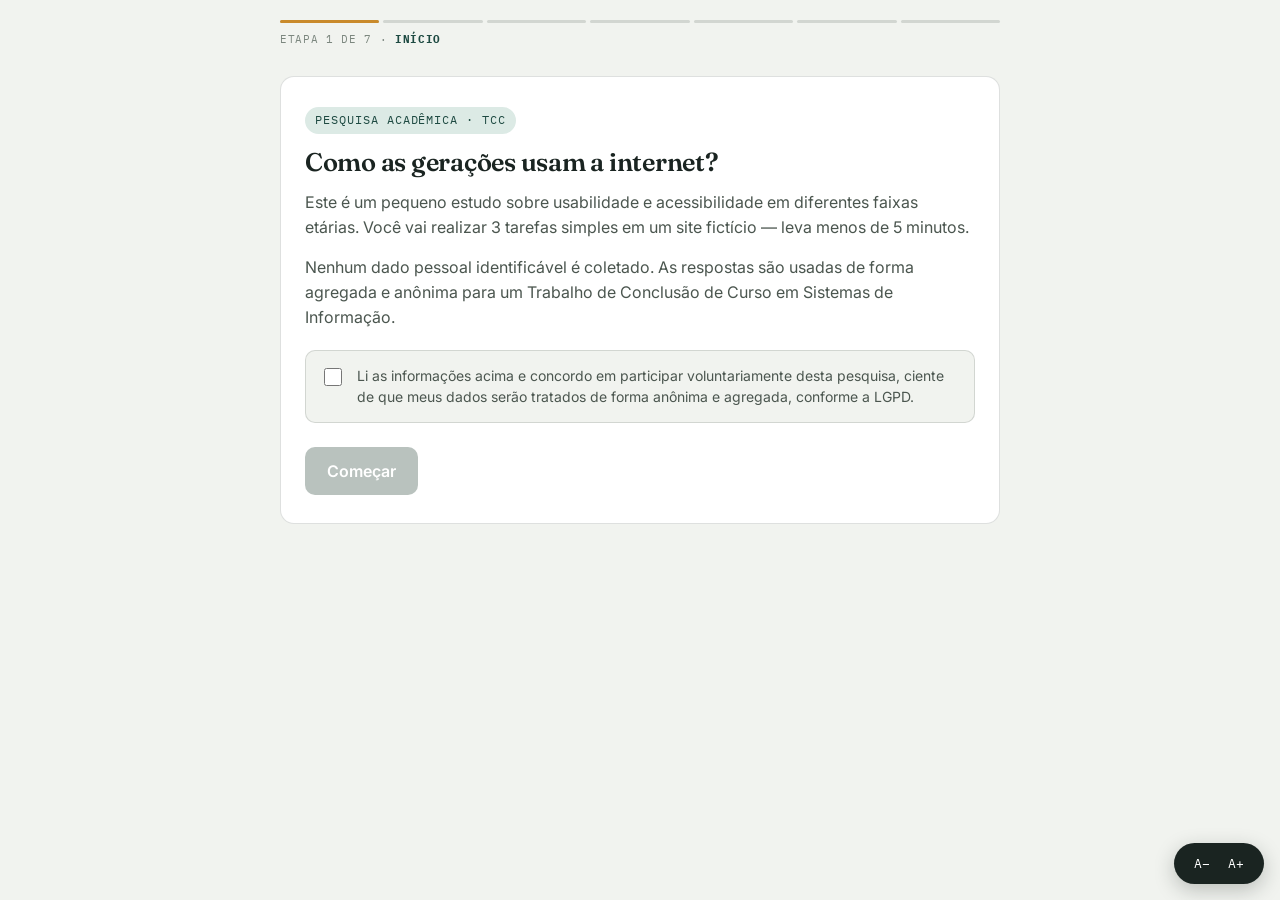
<file: testes/index-1.html>
<!DOCTYPE html>
<html lang="pt-BR">
<head>
<meta charset="UTF-8">
<meta name="viewport" content="width=device-width, initial-scale=1.0">
<title>Estudo de Comportamento Digital — Relações Geracionais com a Tecnologia</title>

<!-- ============================================================
  GOOGLE TAG MANAGER
  Troque GTM-XXXXXXX pelo seu container ID assim que criar
  o contêiner em tagmanager.google.com. Instruções completas
  no arquivo LEIA-ME.md
============================================================ -->
<script>(function(w,d,s,l,i){w[l]=w[l]||[];w[l].push({'gtm.start':
new Date().getTime(),event:'gtm.js'});var f=d.getElementsByTagName(s)[0],
j=d.createElement(s),dl=l!='dataLayer'?'&l='+l:'';j.async=true;j.src=
'https://www.googletagmanager.com/gtm.js?id='+i+dl;f.parentNode.insertBefore(j,f);
})(window,document,'script','dataLayer','GTM-XXXXXXX');</script>

<link rel="preconnect" href="https://fonts.googleapis.com">
<link rel="preconnect" href="https://fonts.gstatic.com" crossorigin>
<link href="https://fonts.googleapis.com/css2?family=Fraunces:opsz,wght@9..144,400;9..144,500;9..144,600;9..144,700&family=Inter:wght@400;500;600;700&family=IBM+Plex+Mono:wght@400;500;600&display=swap" rel="stylesheet">

<style>
  :root{
    --bg:#F1F3EF;
    --paper:#FFFFFF;
    --ink:#1A2421;
    --ink-soft:#4B564F;
    --ink-faint:#7C877F;
    --teal:#2F6F63;
    --teal-dark:#1E4A42;
    --teal-pale:#DCEAE5;
    --mustard:#C98A2B;
    --mustard-pale:#F4E6C9;
    --rust:#A6432B;
    --rust-pale:#F3DFD8;
    --line:rgba(26,36,33,0.14);
    --radius:14px;
    --font-display:'Fraunces', serif;
    --font-body:'Inter', sans-serif;
    --font-mono:'IBM Plex Mono', monospace;
  }

  *{box-sizing:border-box;}
  html{-webkit-text-size-adjust:100%;}
  body{
    margin:0;
    background:var(--bg);
    color:var(--ink);
    font-family:var(--font-body);
    font-size:17px;
    line-height:1.55;
    -webkit-font-smoothing:antialiased;
  }
  h1,h2,h3{
    font-family:var(--font-display);
    font-weight:600;
    line-height:1.15;
    margin:0 0 .5em;
    letter-spacing:-0.01em;
  }
  p{margin:0 0 1em;}
  button{font-family:inherit;}
  a{color:var(--teal-dark);}

  /* -------- accessibility floor -------- */
  :focus-visible{
    outline:3px solid var(--mustard);
    outline-offset:2px;
  }
  @media (prefers-reduced-motion: reduce){
    *{animation-duration:0.01ms !important; transition-duration:0.01ms !important;}
  }

  .app{
    max-width:760px;
    margin:0 auto;
    min-height:100vh;
    display:flex;
    flex-direction:column;
  }

  /* ============ STEPPER (elemento-assinatura) ============ */
  .stepper{
    padding:20px 20px 0;
  }
  .stepper-track{
    display:flex;
    align-items:center;
    gap:4px;
  }
  .stepper-seg{
    flex:1;
    height:3px;
    background:var(--line);
    border-radius:3px;
    position:relative;
    overflow:hidden;
  }
  .stepper-seg::after{
    content:'';
    position:absolute;
    inset:0;
    background:var(--teal);
    transform:scaleX(0);
    transform-origin:left;
    transition:transform .4s ease;
  }
  .stepper-seg.done::after{transform:scaleX(1);}
  .stepper-seg.active::after{transform:scaleX(1); background:var(--mustard);}
  .stepper-label{
    font-family:var(--font-mono);
    font-size:11px;
    letter-spacing:.06em;
    color:var(--ink-faint);
    text-transform:uppercase;
    margin-top:8px;
  }
  .stepper-label b{color:var(--teal-dark);}

  main{
    flex:1;
    padding:28px 20px 60px;
  }

  .card{
    background:var(--paper);
    border:1px solid var(--line);
    border-radius:var(--radius);
    padding:28px 24px;
  }

  .eyebrow{
    font-family:var(--font-mono);
    font-size:12px;
    letter-spacing:.08em;
    text-transform:uppercase;
    color:var(--teal-dark);
    background:var(--teal-pale);
    display:inline-block;
    padding:4px 10px;
    border-radius:20px;
    margin-bottom:14px;
  }

  .lead{color:var(--ink-soft); font-size:16px;}

  /* -------- botões -------- */
  .btn{
    appearance:none;
    border:none;
    border-radius:10px;
    padding:14px 22px;
    font-size:16px;
    font-weight:600;
    cursor:pointer;
    font-family:var(--font-body);
    transition:transform .15s ease, background .15s ease;
    min-height:48px;
  }
  .btn:active{transform:scale(0.98);}
  .btn-primary{background:var(--teal); color:#fff;}
  .btn-primary:hover{background:var(--teal-dark);}
  .btn-primary:disabled{background:#B9C2BE; cursor:not-allowed;}
  .btn-ghost{background:transparent; color:var(--teal-dark); border:1.5px solid var(--line);}
  .btn-ghost:hover{border-color:var(--teal);}
  .btn-row{display:flex; gap:12px; margin-top:24px; flex-wrap:wrap;}

  /* -------- opções de escolha (perfil) -------- */
  .choice-group{margin-bottom:24px;}
  .choice-group>label.group-label{
    display:block;
    font-weight:600;
    margin-bottom:10px;
    font-size:15px;
  }
  .choice-options{display:flex; flex-wrap:wrap; gap:10px;}
  .choice-pill{
    border:1.5px solid var(--line);
    border-radius:10px;
    padding:12px 16px;
    cursor:pointer;
    font-size:15px;
    background:#fff;
    min-height:48px;
    display:flex;
    align-items:center;
    transition:border-color .15s, background .15s;
    flex:1 1 auto;
    justify-content:center;
    text-align:center;
  }
  .choice-pill input{position:absolute; opacity:0; pointer-events:none;}
  .choice-pill.selected{
    border-color:var(--teal);
    background:var(--teal-pale);
    color:var(--teal-dark);
    font-weight:600;
  }

  .consent-box{
    display:flex;
    gap:12px;
    align-items:flex-start;
    background:var(--bg);
    border:1px solid var(--line);
    border-radius:10px;
    padding:14px;
    margin-top:20px;
    font-size:14px;
    color:var(--ink-soft);
  }
  .consent-box input{margin-top:3px; width:18px; height:18px; flex-shrink:0;}

  /* -------- banner de tarefa -------- */
  .task-banner{
    background:var(--mustard-pale);
    border:1px solid var(--mustard);
    border-radius:10px;
    padding:14px 16px;
    margin-bottom:20px;
    font-size:15px;
  }
  .task-banner .tag{
    font-family:var(--font-mono);
    font-size:11px;
    letter-spacing:.06em;
    text-transform:uppercase;
    color:#8a5f1e;
    display:block;
    margin-bottom:4px;
  }

  /* -------- mock site (usado dentro das tarefas) -------- */
  .mock-site{
    border:1px solid var(--line);
    border-radius:10px;
    overflow:hidden;
    background:#fff;
  }
  .mock-nav{
    display:flex;
    justify-content:space-between;
    align-items:center;
    padding:14px 18px;
    border-bottom:1px solid var(--line);
    font-size:14px;
  }
  .mock-nav .brand{font-family:var(--font-display); font-weight:600; font-size:18px;}
  .mock-nav .links{display:flex; gap:18px; color:var(--ink-soft);}
  .mock-body{padding:22px 18px;}
  .mock-footer{
    border-top:1px solid var(--line);
    padding:16px 18px;
    font-size:12px;
    color:var(--ink-faint);
    display:flex;
    justify-content:space-between;
    flex-wrap:wrap;
    gap:8px;
  }
  .mock-footer a{color:var(--ink-faint); text-decoration:none;}
  .mock-footer a.contato-link{color:var(--teal-dark); text-decoration:underline; font-weight:600;}

  .product-grid{
    display:grid;
    grid-template-columns:repeat(auto-fill, minmax(130px,1fr));
    gap:12px;
    margin-top:16px;
  }
  .product-card{
    border:1px solid var(--line);
    border-radius:8px;
    padding:12px;
    cursor:pointer;
    text-align:center;
    font-size:13px;
    background:#fafaf8;
  }
  .product-card:hover{border-color:var(--teal);}
  .product-card .thumb{
    height:56px;
    border-radius:6px;
    background:var(--teal-pale);
    margin-bottom:8px;
  }
  .search-bar{
    display:flex;
    gap:8px;
    margin-bottom:4px;
  }
  .search-bar input{flex:1;}

  input[type=text], input[type=email]{
    width:100%;
    padding:12px 14px;
    border:1.5px solid var(--line);
    border-radius:8px;
    font-size:15px;
    font-family:inherit;
    min-height:46px;
  }
  input[type=text]:focus, input[type=email]:focus{border-color:var(--teal);}
  .field{margin-bottom:16px;}
  .field label{display:block; font-size:14px; font-weight:600; margin-bottom:6px;}
  .field-error{
    color:var(--rust);
    background:var(--rust-pale);
    border:1px solid var(--rust);
    border-radius:8px;
    padding:8px 12px;
    font-size:13px;
    margin-top:6px;
    display:none;
  }
  .field.has-error input{border-color:var(--rust);}
  .field.has-error .field-error{display:block;}

  /* -------- botão de acessibilidade flutuante -------- */
  .a11y-btn{
    position:fixed;
    right:16px;
    bottom:16px;
    z-index:40;
    background:var(--ink);
    color:#fff;
    border:none;
    border-radius:50px;
    padding:12px 16px;
    display:flex;
    gap:10px;
    font-family:var(--font-mono);
    font-size:13px;
    box-shadow:0 6px 20px rgba(26,36,33,0.25);
    cursor:pointer;
  }
  .a11y-btn span{padding:0 4px; cursor:pointer;}
  .a11y-btn span:hover{color:var(--mustard);}

  /* -------- SUS (likert) -------- */
  .likert-q{margin-bottom:26px;}
  .likert-q p{font-weight:600; margin-bottom:10px;}
  .likert-scale{display:flex; gap:6px; justify-content:space-between;}
  .likert-opt{
    flex:1;
    text-align:center;
    border:1.5px solid var(--line);
    border-radius:8px;
    padding:10px 4px;
    cursor:pointer;
    font-size:13px;
    min-height:46px;
    display:flex;
    align-items:center;
    justify-content:center;
  }
  .likert-opt.selected{border-color:var(--teal); background:var(--teal-pale); font-weight:700; color:var(--teal-dark);}
  .likert-caption{
    display:flex;
    justify-content:space-between;
    font-size:11px;
    color:var(--ink-faint);
    margin-top:4px;
  }

  /* -------- resultado -------- */
  .result-badge{
    text-align:center;
    padding:32px 20px;
    background:var(--teal-dark);
    color:#fff;
    border-radius:var(--radius);
    margin-bottom:20px;
  }
  .result-badge .eyebrow{background:rgba(255,255,255,0.15); color:#fff;}
  .result-badge h2{font-size:32px; color:#fff; margin-bottom:6px;}
  .result-badge p{color:rgba(255,255,255,0.8); margin:0;}

  .stat-row{
    display:flex;
    gap:12px;
    margin-top:20px;
    flex-wrap:wrap;
  }
  .stat{
    flex:1 1 100px;
    background:var(--bg);
    border-radius:10px;
    padding:12px 14px;
    text-align:center;
  }
  .stat .num{font-family:var(--font-mono); font-size:20px; font-weight:600; color:var(--teal-dark);}
  .stat .lbl{font-size:11px; color:var(--ink-faint); text-transform:uppercase; letter-spacing:.04em;}

  .step-section{display:none;}
  .step-section.active{display:block; animation:fadein .35s ease;}
  @keyframes fadein{from{opacity:0; transform:translateY(6px);} to{opacity:1; transform:translateY(0);}}

  @media (max-width:480px){
    main{padding:20px 16px 50px;}
    .card{padding:22px 18px;}
    .mock-nav .links{gap:10px; font-size:12px;}
  }
</style>
</head>
<body>

<!-- GTM (noscript) -->
<noscript><iframe src="https://www.googletagmanager.com/ns.html?id=GTM-XXXXXXX"
height="0" width="0" style="display:none;visibility:hidden"></iframe></noscript>

<div class="app">

  <!-- STEPPER -->
  <div class="stepper" id="stepper">
    <div class="stepper-track" id="stepperTrack"></div>
    <div class="stepper-label" id="stepperLabel"></div>
  </div>

  <main>

    <!-- 0. BOAS-VINDAS / CONSENTIMENTO -->
    <section class="step-section" data-step="welcome">
      <div class="card">
        <span class="eyebrow">Pesquisa acadêmica · TCC</span>
        <h1>Como as gerações usam a internet?</h1>
        <p class="lead">Este é um pequeno estudo sobre usabilidade e acessibilidade em diferentes faixas etárias. Você vai realizar 3 tarefas simples em um site fictício — leva menos de 5 minutos.</p>
        <p class="lead">Nenhum dado pessoal identificável é coletado. As respostas são usadas de forma agregada e anônima para um Trabalho de Conclusão de Curso em Sistemas de Informação.</p>
        <div class="consent-box">
          <input type="checkbox" id="consentCheck">
          <label for="consentCheck">Li as informações acima e concordo em participar voluntariamente desta pesquisa, ciente de que meus dados serão tratados de forma anônima e agregada, conforme a LGPD.</label>
        </div>
        <div class="btn-row">
          <button class="btn btn-primary" id="btnStart" disabled>Começar</button>
        </div>
      </div>
    </section>

    <!-- 1. PERFIL -->
    <section class="step-section" data-step="profile">
      <div class="card">
        <span class="eyebrow">Etapa 1 de 5</span>
        <h2>Rapidamente, sobre você</h2>
        <p class="lead">Só isso — nada de nome, e-mail ou dados de contato.</p>

        <div class="choice-group">
          <label class="group-label">Sua faixa etária</label>
          <div class="choice-options" data-group="faixa">
            <label class="choice-pill" data-value="18-29">18–29</label>
            <label class="choice-pill" data-value="30-49">30–49</label>
            <label class="choice-pill" data-value="50-64">50–64</label>
            <label class="choice-pill" data-value="65+">65+</label>
          </div>
        </div>

        <div class="choice-group">
          <label class="group-label">Como você avalia sua familiaridade com tecnologia?</label>
          <div class="choice-options" data-group="afinidade">
            <label class="choice-pill" data-value="baixa">Baixa</label>
            <label class="choice-pill" data-value="media">Média</label>
            <label class="choice-pill" data-value="alta">Alta</label>
          </div>
        </div>

        <div class="btn-row">
          <button class="btn btn-primary" id="btnProfileNext" disabled>Continuar</button>
        </div>
      </div>
    </section>

    <!-- 2. TAREFA 1 — encontrar contato -->
    <section class="step-section" data-step="task1">
      <div class="task-banner">
        <span class="tag">Tarefa 1 de 3</span>
        Encontre uma forma de <b>entrar em contato</b> com a empresa e clique nela.
      </div>
      <div class="mock-site">
        <div class="mock-nav">
          <div class="brand">Ateliê Raiz</div>
          <div class="links"><span>Início</span><span>Produtos</span><span>Sobre</span></div>
        </div>
        <div class="mock-body">
          <h3 style="margin-top:0">Móveis autorais, feitos à mão</h3>
          <p style="color:var(--ink-soft)">A Ateliê Raiz produz móveis artesanais desde 2011, unindo madeira de reflorestamento e design atemporal para casas que respiram história.</p>
          <div class="product-grid">
            <div class="product-card"><div class="thumb"></div>Cadeira Ipê</div>
            <div class="product-card"><div class="thumb"></div>Banco Cumaru</div>
            <div class="product-card"><div class="thumb"></div>Mesa Angico</div>
          </div>
        </div>
        <div class="mock-footer">
          <span>© 2026 Ateliê Raiz</span>
          <span>Trabalhe conosco</span>
          <a href="#" class="contato-link" id="contatoLink">Contato</a>
        </div>
      </div>
    </section>

    <!-- 3. TAREFA 2 — formulário + acessibilidade -->
    <section class="step-section" data-step="task2">
      <div class="task-banner">
        <span class="tag">Tarefa 2 de 3</span>
        Preencha o formulário abaixo com um nome e e-mail e clique em <b>Concluir cadastro</b>.
      </div>
      <div class="mock-site">
        <div class="mock-nav">
          <div class="brand">Ateliê Raiz</div>
          <div class="links"><span>Newsletter</span></div>
        </div>
        <div class="mock-body">
          <p style="color:var(--ink-soft)">Cadastre-se para receber novidades da coleção.</p>
          <form id="signupForm" novalidate>
            <div class="field">
              <label for="fName">Nome</label>
              <input type="text" id="fName" placeholder="Seu nome">
            </div>
            <div class="field" id="emailField">
              <label for="fEmail">E-mail</label>
              <input type="text" id="fEmail" placeholder="seu@email.com">
              <div class="field-error">E-mail inválido — verifique e tente novamente.</div>
            </div>
            <button type="submit" class="btn btn-primary">Concluir cadastro</button>
          </form>
        </div>
      </div>
    </section>

    <!-- 4. TAREFA 3 — busca vs menu -->
    <section class="step-section" data-step="task3">
      <div class="task-banner">
        <span class="tag">Tarefa 3 de 3</span>
        Encontre o produto <b>"Cadeira Ipê"</b> e clique nele.
      </div>
      <div class="mock-site">
        <div class="mock-nav">
          <div class="brand">Ateliê Raiz</div>
          <div class="links"><span>Todos os produtos</span></div>
        </div>
        <div class="mock-body">
          <div class="search-bar">
            <input type="text" id="searchInput" placeholder="Buscar produto...">
          </div>
          <div class="product-grid" id="productGrid">
            <div class="product-card" data-name="Banco Cumaru"><div class="thumb"></div>Banco Cumaru</div>
            <div class="product-card" data-name="Mesa Angico"><div class="thumb"></div>Mesa Angico</div>
            <div class="product-card" data-name="Luminária Peroba"><div class="thumb"></div>Luminária Peroba</div>
            <div class="product-card" data-name="Cadeira Ipê"><div class="thumb"></div>Cadeira Ipê</div>
            <div class="product-card" data-name="Estante Jatobá"><div class="thumb"></div>Estante Jatobá</div>
            <div class="product-card" data-name="Aparador Sucupira"><div class="thumb"></div>Aparador Sucupira</div>
          </div>
        </div>
      </div>
    </section>

    <!-- 5. SUS REDUZIDO -->
    <section class="step-section" data-step="sus">
      <div class="card">
        <span class="eyebrow">Etapa 5 de 5</span>
        <h2>Últimas 3 perguntas</h2>

        <div class="likert-q" data-q="1">
          <p>1. Achei as tarefas fáceis de realizar.</p>
          <div class="likert-scale"></div>
          <div class="likert-caption"><span>Discordo totalmente</span><span>Concordo totalmente</span></div>
        </div>

        <div class="likert-q" data-q="2">
          <p>2. Me senti confuso(a) em algum momento.</p>
          <div class="likert-scale"></div>
          <div class="likert-caption"><span>Discordo totalmente</span><span>Concordo totalmente</span></div>
        </div>

        <div class="likert-q" data-q="3">
          <p>3. Eu usaria um site como este no dia a dia sem dificuldade.</p>
          <div class="likert-scale"></div>
          <div class="likert-caption"><span>Discordo totalmente</span><span>Concordo totalmente</span></div>
        </div>

        <div class="btn-row">
          <button class="btn btn-primary" id="btnSusSubmit" disabled>Ver resultado</button>
        </div>
      </div>
    </section>

    <!-- 6. RESULTADO -->
    <section class="step-section" data-step="result">
      <div class="result-badge">
        <span class="eyebrow">Seu perfil</span>
        <h2 id="resultTitle">—</h2>
        <p id="resultDesc">—</p>
      </div>
      <div class="card">
        <div class="stat-row" id="statRow"></div>
        <p class="lead" style="margin-top:20px">Obrigada por participar! Se quiser ajudar ainda mais a pesquisa, envie este link para alguém de uma geração diferente da sua.</p>
        <div class="btn-row">
          <button class="btn btn-ghost" id="btnCopyLink">Copiar link do estudo</button>
        </div>
      </div>
    </section>

  </main>
</div>

<!-- botão flutuante de acessibilidade -->
<button class="a11y-btn" id="a11yBtn" aria-label="Ajustar tamanho do texto">
  <span id="a11yMinus">A−</span>
  <span id="a11yPlus">A+</span>
</button>

<script>
/* ================================================================
   ESTADO E DATALAYER
   Cada push() vira um evento disponível como gatilho no GTM.
   Ver LEIA-ME.md para a lista completa de eventos e como
   configurar as tags no GTM / dimensões personalizadas no GA4.
================================================================ */
window.dataLayer = window.dataLayer || [];
function track(event, params){
  window.dataLayer.push(Object.assign({event:event}, params || {}));
  console.log('[dataLayer]', event, params || {});
}

const state = {
  faixa:null, afinidade:null,
  dispositivo: /Mobi|Android/i.test(navigator.userAgent) ? 'mobile' : 'desktop',
  t1:{start:0,end:0,clicks:0},
  t2:{start:0,end:0,errors:0},
  t3:{start:0,end:0,usedSearch:false,clicks:0},
  sus:[null,null,null],
  fontStep:0
};

const steps = ['welcome','profile','task1','task2','task3','sus','result'];
const stepLabels = {
  welcome:'Início', profile:'Perfil', task1:'Tarefa 1',
  task2:'Tarefa 2', task3:'Tarefa 3', sus:'Avaliação', result:'Resultado'
};
let currentIndex = 0;

function renderStepper(){
  const track = document.getElementById('stepperTrack');
  const label = document.getElementById('stepperLabel');
  track.innerHTML = '';
  steps.forEach((s,i)=>{
    const seg = document.createElement('div');
    seg.className = 'stepper-seg' + (i < currentIndex ? ' done' : '') + (i === currentIndex ? ' active' : '');
    track.appendChild(seg);
  });
  label.innerHTML = 'Etapa ' + (currentIndex+1) + ' de ' + steps.length + ' · <b>' + stepLabels[steps[currentIndex]] + '</b>';
}

function goTo(name){
  document.querySelectorAll('.step-section').forEach(el=>el.classList.remove('active'));
  document.querySelector('[data-step="'+name+'"]').classList.add('active');
  currentIndex = steps.indexOf(name);
  renderStepper();
  window.scrollTo({top:0, behavior:'smooth'});
  track('step_view', {step_name:name, faixa_etaria:state.faixa, afinidade_tecnologica:state.afinidade, dispositivo:state.dispositivo});

  if(name==='task1'){ state.t1.start = Date.now(); }
  if(name==='task2'){ state.t2.start = Date.now(); }
  if(name==='task3'){ state.t3.start = Date.now(); }
}

/* -------- 0. consentimento -------- */
const consentCheck = document.getElementById('consentCheck');
const btnStart = document.getElementById('btnStart');
consentCheck.addEventListener('change', ()=>{ btnStart.disabled = !consentCheck.checked; });
btnStart.addEventListener('click', ()=>{
  track('consent_given', {});
  goTo('profile');
});

/* -------- 1. perfil -------- */
document.querySelectorAll('.choice-options').forEach(group=>{
  const key = group.dataset.group;
  group.querySelectorAll('.choice-pill').forEach(pill=>{
    pill.addEventListener('click', ()=>{
      group.querySelectorAll('.choice-pill').forEach(p=>p.classList.remove('selected'));
      pill.classList.add('selected');
      state[key] = pill.dataset.value;
      checkProfileReady();
    });
  });
});
function checkProfileReady(){
  document.getElementById('btnProfileNext').disabled = !(state.faixa && state.afinidade);
}
document.getElementById('btnProfileNext').addEventListener('click', ()=>{
  track('profile_submitted', {faixa_etaria:state.faixa, afinidade_tecnologica:state.afinidade, dispositivo:state.dispositivo});
  goTo('task1');
});

/* -------- 2. tarefa 1: contato -------- */
document.getElementById('contatoLink').addEventListener('click', (e)=>{
  e.preventDefault();
  state.t1.end = Date.now();
  const seconds = ((state.t1.end - state.t1.start)/1000).toFixed(1);
  track('task_complete', {task:'encontrar_contato', tempo_segundos:seconds, faixa_etaria:state.faixa});
  goTo('task2');
});

/* -------- 3. tarefa 2: formulário -------- */
document.getElementById('signupForm').addEventListener('submit', (e)=>{
  e.preventDefault();
  const emailVal = document.getElementById('fEmail').value.trim();
  const emailField = document.getElementById('emailField');
  const validEmail = /^[^\s@]+@[^\s@]+\.[^\s@]+$/.test(emailVal);
  if(!validEmail){
    emailField.classList.add('has-error');
    state.t2.errors++;
    track('form_error', {campo:'email', task:'cadastro', faixa_etaria:state.faixa});
    return;
  }
  emailField.classList.remove('has-error');
  state.t2.end = Date.now();
  const seconds = ((state.t2.end - state.t2.start)/1000).toFixed(1);
  track('task_complete', {task:'cadastro', tempo_segundos:seconds, erros:state.t2.errors, faixa_etaria:state.faixa});
  goTo('task3');
});

/* -------- 4. tarefa 3: busca vs menu -------- */
document.getElementById('searchInput').addEventListener('input', ()=>{
  if(!state.t3.usedSearch){
    state.t3.usedSearch = true;
    track('search_used', {task:'encontrar_produto', faixa_etaria:state.faixa});
  }
  const q = document.getElementById('searchInput').value.toLowerCase();
  document.querySelectorAll('#productGrid .product-card').forEach(card=>{
    card.style.display = card.dataset.name.toLowerCase().includes(q) ? '' : 'none';
  });
});
document.querySelectorAll('#productGrid .product-card').forEach(card=>{
  card.addEventListener('click', ()=>{
    state.t3.clicks++;
    if(card.dataset.name === 'Cadeira Ipê'){
      state.t3.end = Date.now();
      const seconds = ((state.t3.end - state.t3.start)/1000).toFixed(1);
      track('task_complete', {task:'encontrar_produto', tempo_segundos:seconds, usou_busca:state.t3.usedSearch, cliques:state.t3.clicks, faixa_etaria:state.faixa});
      goTo('sus');
    } else {
      track('wrong_click', {task:'encontrar_produto', alvo_clicado:card.dataset.name, faixa_etaria:state.faixa});
    }
  });
});

/* -------- 5. SUS reduzido -------- */
document.querySelectorAll('.likert-q').forEach(q=>{
  const scaleEl = q.querySelector('.likert-scale');
  for(let i=1;i<=5;i++){
    const opt = document.createElement('div');
    opt.className='likert-opt';
    opt.textContent=i;
    opt.addEventListener('click', ()=>{
      scaleEl.querySelectorAll('.likert-opt').forEach(o=>o.classList.remove('selected'));
      opt.classList.add('selected');
      state.sus[parseInt(q.dataset.q)-1] = i;
      checkSusReady();
    });
    scaleEl.appendChild(opt);
  }
});
function checkSusReady(){
  document.getElementById('btnSusSubmit').disabled = state.sus.includes(null);
}
document.getElementById('btnSusSubmit').addEventListener('click', ()=>{
  track('sus_submitted', {q1:state.sus[0], q2:state.sus[1], q3:state.sus[2], faixa_etaria:state.faixa});
  showResult();
  goTo('result');
});

/* -------- 6. resultado -------- */
function showResult(){
  const t1 = (state.t1.end - state.t1.start)/1000;
  const t2 = (state.t2.end - state.t2.start)/1000;
  const t3 = (state.t3.end - state.t3.start)/1000;
  const tempoTotal = (t1+t2+t3).toFixed(1);
  const cliquesExtra = state.t3.clicks - 1;

  let perfil, desc;
  if(cliquesExtra >= 2 || state.t2.errors >= 2){
    perfil = 'Explorador(a)'; desc = 'Você testa antes de decidir — clica, erra, ajusta e segue em frente.';
  } else if(tempoTotal > 45){
    perfil = 'Cauteloso(a)'; desc = 'Você lê com calma antes de agir, priorizando ter certeza a cada passo.';
  } else {
    perfil = 'Direto(a) ao ponto'; desc = 'Você identifica o caminho mais curto e vai direto a ele, sem rodeios.';
  }

  document.getElementById('resultTitle').textContent = perfil;
  document.getElementById('resultDesc').textContent = desc;

  const statRow = document.getElementById('statRow');
  statRow.innerHTML = '';
  const stats = [
    {num: tempoTotal+'s', lbl:'Tempo total'},
    {num: state.t2.errors, lbl:'Erros no formulário'},
    {num: state.t3.usedSearch ? 'Sim' : 'Não', lbl:'Usou a busca'}
  ];
  stats.forEach(s=>{
    const el = document.createElement('div');
    el.className='stat';
    el.innerHTML = '<div class="num">'+s.num+'</div><div class="lbl">'+s.lbl+'</div>';
    statRow.appendChild(el);
  });

  track('flow_completed', {
    faixa_etaria:state.faixa, afinidade_tecnologica:state.afinidade, dispositivo:state.dispositivo,
    tempo_total_segundos:tempoTotal, erros_formulario:state.t2.errors, usou_busca:state.t3.usedSearch,
    perfil_resultado:perfil
  });
}

document.getElementById('btnCopyLink').addEventListener('click', ()=>{
  navigator.clipboard.writeText(window.location.href).then(()=>{
    const btn = document.getElementById('btnCopyLink');
    const original = btn.textContent;
    btn.textContent = 'Link copiado!';
    track('share_link_copied', {faixa_etaria:state.faixa});
    setTimeout(()=>{btn.textContent = original;}, 2000);
  });
});

/* -------- botão de acessibilidade (também é dado de pesquisa) -------- */
let a11yUsed = false;
function adjustFont(delta){
  state.fontStep = Math.max(-2, Math.min(3, state.fontStep + delta));
  document.documentElement.style.fontSize = (100 + state.fontStep*10) + '%';
  if(!a11yUsed){
    a11yUsed = true;
    track('accessibility_button_used', {faixa_etaria:state.faixa, step_atual:steps[currentIndex]});
  }
}
document.getElementById('a11yPlus').addEventListener('click', ()=>adjustFont(1));
document.getElementById('a11yMinus').addEventListener('click', ()=>adjustFont(-1));

/* -------- detecção de rage click (frustração) -------- */
let lastClick = {target:null, time:0, count:0};
document.addEventListener('click', (e)=>{
  const now = Date.now();
  if(e.target === lastClick.target && (now - lastClick.time) < 700){
    lastClick.count++;
    if(lastClick.count === 2){
      track('rage_click', {elemento:e.target.tagName+(e.target.id?'#'+e.target.id:''), faixa_etaria:state.faixa, step_atual:steps[currentIndex]});
    }
  } else {
    lastClick = {target:e.target, time:now, count:0};
  }
  lastClick.time = now;
}, true);

/* -------- boot -------- */
goTo('welcome');
</script>

</body>
</html>
</file>
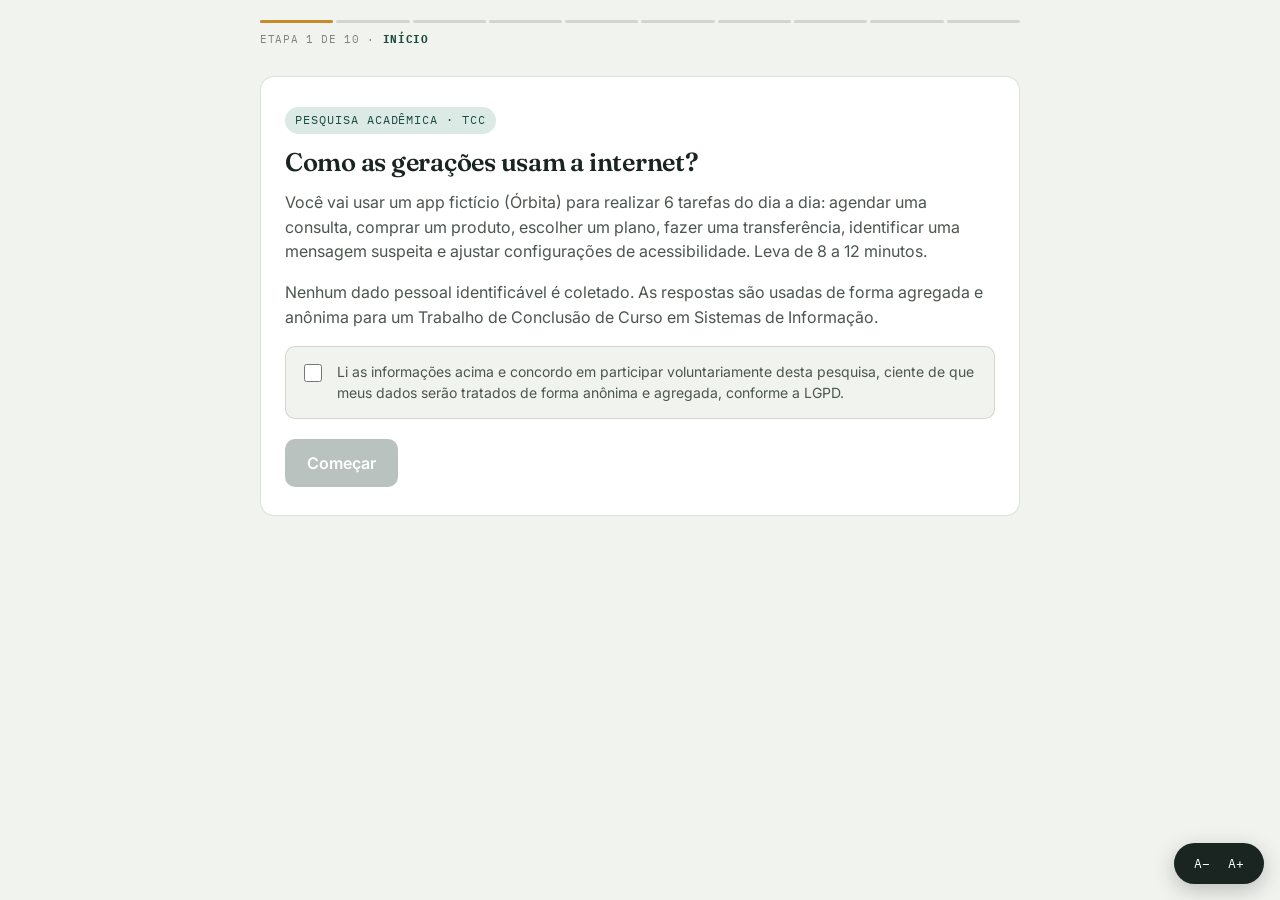
<file: testes/index-3.html>
<!DOCTYPE html>
<html lang="pt-BR">
<head>
<meta charset="UTF-8">
<meta name="viewport" content="width=device-width, initial-scale=1.0">
<title>Órbita — Estudo de Comportamento Digital</title>

<script>(function(w,d,s,l,i){w[l]=w[l]||[];w[l].push({'gtm.start':
new Date().getTime(),event:'gtm.js'});var f=d.getElementsByTagName(s)[0],
j=d.createElement(s),dl=l!='dataLayer'?'&l='+l:'';j.async=true;j.src=
'https://www.googletagmanager.com/gtm.js?id='+i+dl;f.parentNode.insertBefore(j,f);
})(window,document,'script','dataLayer','GTM-XXXXXXX');</script>

<link rel="preconnect" href="https://fonts.googleapis.com">
<link rel="preconnect" href="https://fonts.gstatic.com" crossorigin>
<link href="https://fonts.googleapis.com/css2?family=Fraunces:opsz,wght@9..144,400;9..144,500;9..144,600;9..144,700&family=Inter:wght@400;500;600;700&family=IBM+Plex+Mono:wght@400;500;600&display=swap" rel="stylesheet">

<style>
  :root{
    --bg:#F1F3EF; --paper:#FFFFFF; --ink:#1A2421; --ink-soft:#4B564F; --ink-faint:#7C877F;
    --teal:#2F6F63; --teal-dark:#1E4A42; --teal-pale:#DCEAE5;
    --mustard:#C98A2B; --mustard-pale:#F4E6C9;
    --rust:#A6432B; --rust-pale:#F3DFD8;
    --line:rgba(26,36,33,0.14); --radius:14px;
    --font-display:'Fraunces', serif; --font-body:'Inter', sans-serif; --font-mono:'IBM Plex Mono', monospace;
  }
  *{box-sizing:border-box;}
  body{margin:0;background:var(--bg);color:var(--ink);font-family:var(--font-body);font-size:17px;line-height:1.55;-webkit-font-smoothing:antialiased;}
  h1,h2,h3{font-family:var(--font-display);font-weight:600;line-height:1.15;margin:0 0 .5em;letter-spacing:-0.01em;}
  p{margin:0 0 1em;}
  button{font-family:inherit;}
  a{color:var(--teal-dark);}
  :focus-visible{outline:3px solid var(--mustard); outline-offset:2px;}
  @media (prefers-reduced-motion: reduce){*{animation-duration:.01ms !important; transition-duration:.01ms !important;}}

  .app{max-width:800px;margin:0 auto;min-height:100vh;display:flex;flex-direction:column;}

  .stepper{padding:20px 20px 0;}
  .stepper-track{display:flex;align-items:center;gap:3px;}
  .stepper-seg{flex:1;height:3px;background:var(--line);border-radius:3px;position:relative;overflow:hidden;}
  .stepper-seg::after{content:'';position:absolute;inset:0;background:var(--teal);transform:scaleX(0);transform-origin:left;transition:transform .4s ease;}
  .stepper-seg.done::after{transform:scaleX(1);}
  .stepper-seg.active::after{transform:scaleX(1); background:var(--mustard);}
  .stepper-label{font-family:var(--font-mono);font-size:11px;letter-spacing:.06em;color:var(--ink-faint);text-transform:uppercase;margin-top:8px;}
  .stepper-label b{color:var(--teal-dark);}

  main{flex:1;padding:28px 20px 60px;}
  .card{background:var(--paper);border:1px solid var(--line);border-radius:var(--radius);padding:28px 24px;}
  .eyebrow{font-family:var(--font-mono);font-size:12px;letter-spacing:.08em;text-transform:uppercase;color:var(--teal-dark);background:var(--teal-pale);display:inline-block;padding:4px 10px;border-radius:20px;margin-bottom:14px;}
  .lead{color:var(--ink-soft); font-size:16px;}

  .btn{appearance:none;border:none;border-radius:10px;padding:14px 22px;font-size:16px;font-weight:600;cursor:pointer;transition:transform .15s ease, background .15s ease, border-color .15s ease;min-height:48px;}
  .btn:active{transform:scale(.98);}
  .btn-primary{background:var(--teal); color:#fff;}
  .btn-primary:hover{background:var(--teal-dark);}
  .btn-primary:disabled{background:#B9C2BE; cursor:not-allowed;}
  .btn-ghost{background:transparent; color:var(--teal-dark); border:1.5px solid var(--line);}
  .btn-ghost:hover{border-color:var(--teal);}
  .btn-outline-teal{background:#fff;color:var(--teal-dark);border:2px solid var(--teal);}
  .btn-outline-teal:hover{background:var(--teal-pale);}
  .btn-sm{padding:8px 14px;font-size:13px;min-height:36px;}
  .btn-row{display:flex; gap:12px; margin-top:20px; flex-wrap:wrap;}

  .choice-group{margin-bottom:24px;}
  .choice-group>label.group-label{display:block;font-weight:600;margin-bottom:10px;font-size:15px;}
  .choice-options{display:flex; flex-wrap:wrap; gap:10px;}
  .choice-pill{border:1.5px solid var(--line);border-radius:10px;padding:12px 16px;cursor:pointer;font-size:15px;background:#fff;min-height:48px;display:flex;align-items:center;transition:border-color .15s, background .15s;flex:1 1 auto;justify-content:center;text-align:center;}
  .choice-pill.selected{border-color:var(--teal); background:var(--teal-pale); color:var(--teal-dark); font-weight:600;}

  .consent-box{display:flex;gap:12px;align-items:flex-start;background:var(--bg);border:1px solid var(--line);border-radius:10px;padding:14px;margin-top:16px;font-size:14px;color:var(--ink-soft);}
  .consent-box input{margin-top:3px; width:18px; height:18px; flex-shrink:0;}

  .task-banner{background:var(--mustard-pale);border:1px solid var(--mustard);border-radius:10px;padding:14px 16px;margin-bottom:20px;font-size:15px;}
  .task-banner .tag{font-family:var(--font-mono);font-size:11px;letter-spacing:.06em;text-transform:uppercase;color:#8a5f1e;display:block;margin-bottom:4px;}

  input[type=text], input[type=email], input[type=date]{width:100%;padding:12px 14px;border:1.5px solid var(--line);border-radius:8px;font-size:15px;font-family:inherit;min-height:46px;background:#fff;}
  input:focus{border-color:var(--teal);}
  .field{margin-bottom:16px; position:relative;}
  .field label{display:block; font-size:14px; font-weight:600; margin-bottom:6px;}
  .field-error{color:var(--rust);background:var(--rust-pale);border:1px solid var(--rust);border-radius:8px;padding:8px 12px;font-size:13px;margin-top:6px;display:none;}
  .field-error.show{display:block;}

  .a11y-btn{position:fixed;right:16px;bottom:16px;z-index:40;background:var(--ink);color:#fff;border:none;border-radius:50px;padding:12px 16px;display:flex;gap:10px;font-family:var(--font-mono);font-size:13px;box-shadow:0 6px 20px rgba(26,36,33,0.25);cursor:pointer;}
  .a11y-btn span{padding:0 4px; cursor:pointer;}
  .a11y-btn span:hover{color:var(--mustard);}

  .likert-q{margin-bottom:26px;}
  .likert-q p{font-weight:600; margin-bottom:10px;}
  .likert-scale{display:flex; gap:6px; justify-content:space-between;}
  .likert-opt{flex:1;text-align:center;border:1.5px solid var(--line);border-radius:8px;padding:10px 4px;cursor:pointer;font-size:13px;min-height:46px;display:flex;align-items:center;justify-content:center;}
  .likert-opt.selected{border-color:var(--teal); background:var(--teal-pale); font-weight:700; color:var(--teal-dark);}
  .likert-caption{display:flex; justify-content:space-between; font-size:11px; color:var(--ink-faint); margin-top:4px;}

  .result-badge{text-align:center;padding:32px 20px;background:var(--teal-dark);color:#fff;border-radius:var(--radius);margin-bottom:20px;}
  .result-badge .eyebrow{background:rgba(255,255,255,0.15); color:#fff;}
  .result-badge h2{font-size:32px; color:#fff; margin-bottom:6px;}
  .result-badge p{color:rgba(255,255,255,0.8); margin:0;}
  .stat-row{display:flex; gap:12px; margin-top:20px; flex-wrap:wrap;}
  .stat{flex:1 1 100px;background:var(--bg);border-radius:10px;padding:12px 14px;text-align:center;}
  .stat .num{font-family:var(--font-mono); font-size:18px; font-weight:600; color:var(--teal-dark);}
  .stat .lbl{font-size:11px; color:var(--ink-faint); text-transform:uppercase; letter-spacing:.04em;}

  .step-section{display:none;}
  .step-section.active{display:block; animation:fadein .35s ease;}
  @keyframes fadein{from{opacity:0; transform:translateY(6px);} to{opacity:1; transform:translateY(0);}}

  .site-header{display:none; position:sticky; top:0; z-index:30; background:var(--paper); border-bottom:1px solid var(--line);}
  .site-header-inner{max-width:800px;margin:0 auto;display:flex;align-items:center;justify-content:space-between;padding:12px 20px;position:relative;}
  .site-header .brand{font-family:var(--font-display);font-weight:600;font-size:19px;color:var(--teal-dark);}
  .nav-left{display:flex;align-items:center;gap:6px;}
  .nav-group{position:relative;}
  .nav-trigger{background:none;border:none;font-family:inherit;font-size:14px;font-weight:600;color:var(--ink);cursor:pointer;padding:9px 10px;border-radius:8px;}
  .nav-trigger:hover{background:var(--bg);}
  .nav-dropdown{position:absolute;top:110%;left:0;background:#fff;border:1px solid var(--line);border-radius:10px;box-shadow:0 10px 30px rgba(26,36,33,.14);min-width:240px;padding:8px;display:none;z-index:50;max-height:70vh;overflow:auto;}
  .nav-dropdown.open{display:block;}
  .nav-dropdown button.nav-item{display:block;width:100%;text-align:left;background:none;border:none;padding:10px 12px;border-radius:8px;font-size:14px;cursor:pointer;color:var(--ink);font-family:inherit;}
  .nav-dropdown button.nav-item:hover{background:var(--teal-pale);color:var(--teal-dark);}
  .nav-right{display:flex;align-items:center;gap:2px;}
  .bell-btn{position:relative;background:none;border:none;cursor:pointer;padding:9px;border-radius:8px;font-size:18px;}
  .bell-btn:hover{background:var(--bg);}
  .bell-badge{position:absolute;top:2px;right:2px;background:var(--rust);color:#fff;font-size:10px;border-radius:50%;width:16px;height:16px;display:flex;align-items:center;justify-content:center;font-family:var(--font-mono);}
  .notif-panel{position:absolute;top:110%;right:0;background:#fff;border:1px solid var(--line);border-radius:10px;box-shadow:0 10px 30px rgba(26,36,33,.14);width:300px;padding:10px;display:none;z-index:50;}
  .notif-panel.open{display:block;}
  .notif-item{border:1px solid var(--line);border-radius:8px;padding:10px;margin-bottom:8px;font-size:13px;}
  .notif-item.scam{background:linear-gradient(135deg,#fff3cd,#ffe0e0);border-color:#e0a500;}
  .notif-item.alert{background:#fff8ec;border-color:#d9a404;}
  .notif-item .notif-title{font-weight:700;margin-bottom:4px;}
  .notif-report{margin-top:8px;font-size:12px;color:var(--teal-dark);background:none;border:1px solid var(--teal);border-radius:6px;padding:5px 9px;cursor:pointer;}

  .app-dashboard{display:grid;grid-template-columns:repeat(auto-fit,minmax(140px,1fr));gap:12px;margin-bottom:20px;}
  .dash-card{background:var(--paper);border:1px solid var(--line);border-radius:10px;padding:16px;}
  .dash-card .dash-num{font-family:var(--font-mono);font-size:20px;font-weight:600;color:var(--teal-dark);}
  .dash-card .dash-lbl{font-size:12px;color:var(--ink-faint);}

  .task-panel{background:var(--paper);border:1px solid var(--line);border-radius:var(--radius);padding:22px;margin-top:6px;}
  .task-panel[hidden]{display:none;}

  .select-field{width:100%;padding:12px 14px;border:1.5px solid var(--line);border-radius:8px;font-size:15px;font-family:inherit;background:#fff;min-height:46px;}
  .time-pills{display:flex;flex-wrap:wrap;gap:8px;margin-top:8px;}
  .time-pill{border:1.5px solid var(--line);border-radius:8px;padding:8px 14px;font-size:14px;cursor:pointer;background:#fff;}
  .time-pill.selected{border-color:var(--teal);background:var(--teal-pale);color:var(--teal-dark);font-weight:600;}
  .time-pill.disabled{opacity:.4;cursor:not-allowed;text-decoration:line-through;}

  .review-card{background:var(--bg);border-radius:10px;padding:16px;margin:16px 0;font-size:14px;}
  .review-card .rlabel{color:var(--ink-faint);font-size:12px;text-transform:uppercase;letter-spacing:.03em;margin-top:8px;}
  .review-card .rvalue{margin:2px 0 0;font-weight:600;}

  .contact-list{max-height:170px;overflow:auto;border:1px solid var(--line);border-radius:8px;margin-top:8px;}
  .contact-item{padding:10px 12px;font-size:14px;cursor:pointer;border-bottom:1px solid var(--line);}
  .contact-item:last-child{border-bottom:none;}
  .contact-item:hover{background:var(--teal-pale);}
  .contact-item.selected{background:var(--teal-pale);font-weight:600;color:var(--teal-dark);}

  .toggle-row{display:flex;align-items:center;justify-content:space-between;padding:14px 0;border-bottom:1px solid var(--line);}
  .toggle-switch{width:46px;height:26px;border-radius:20px;background:var(--line);position:relative;cursor:pointer;flex-shrink:0;}
  .toggle-switch::after{content:'';position:absolute;top:3px;left:3px;width:20px;height:20px;border-radius:50%;background:#fff;transition:transform .2s;}
  .toggle-switch.on{background:var(--teal);}
  .toggle-switch.on::after{transform:translateX(20px);}
  .font-size-control{display:flex;align-items:center;gap:14px;}
  .font-btn{width:38px;height:38px;border-radius:8px;border:1.5px solid var(--line);background:#fff;font-family:var(--font-mono);font-weight:600;cursor:pointer;}

  .hint-text{font-size:13px;color:#8a5f1e;margin-top:10px;font-style:italic;}
  .decoy-msg{font-size:14px;color:var(--ink-soft);}

  .modal-overlay{position:fixed;inset:0;background:rgba(0,0,0,.5);display:none;align-items:center;justify-content:center;z-index:60;padding:20px;}
  .modal-overlay.open{display:flex;}
  .modal-box{background:#fff;border-radius:12px;padding:24px;max-width:380px;width:100%;}
  .modal-box .fine{font-size:12px;color:var(--ink-faint);}
  .modal-box .manage-link{background:none;border:none;color:var(--ink-faint);text-decoration:underline;font-size:13px;cursor:pointer;padding:6px 0;}

  /* catálogo */
  .toolbar{display:flex;gap:10px;flex-wrap:wrap;margin-bottom:14px;align-items:center;}
  .toolbar .field{flex:1 1 200px;margin-bottom:0;}
  .toolbar select{flex:0 0 auto;}
  .suggest-box{position:absolute;top:100%;left:0;right:0;background:#fff;border:1px solid var(--line);border-radius:8px;margin-top:4px;box-shadow:0 8px 20px rgba(26,36,33,.12);z-index:20;display:none;}
  .suggest-box.open{display:block;}
  .suggest-item{padding:10px 12px;font-size:14px;cursor:pointer;}
  .suggest-item:hover{background:var(--teal-pale);}
  .product-grid{display:grid;grid-template-columns:repeat(auto-fill,minmax(150px,1fr));gap:12px;}
  .product-card{border:1px solid var(--line);border-radius:10px;padding:14px;background:#fafaf8;transition:transform .15s ease, box-shadow .15s ease, border-color .15s ease;}
  .product-card:hover{transform:translateY(-3px);box-shadow:0 10px 24px rgba(26,36,33,.10);border-color:var(--teal);}
  .product-card .thumb{height:64px;border-radius:6px;background:var(--teal-pale);margin-bottom:8px;}
  .product-card .pname{font-size:13.5px;font-weight:600;margin-bottom:2px;}
  .product-card .pprice{font-family:var(--font-mono);font-size:13px;color:var(--teal-dark);margin-bottom:8px;}
  .product-card .pbtns{display:flex;flex-direction:column;gap:6px;}

  /* planos */
  .plans-grid{display:grid;grid-template-columns:repeat(auto-fit,minmax(200px,1fr));gap:14px;}
  .plan-card{border:1.5px solid var(--line);border-radius:12px;padding:20px;background:#fff;position:relative;}
  .plan-ribbon{position:absolute;top:-11px;left:16px;background:var(--mustard);color:#fff;font-size:11px;font-family:var(--font-mono);padding:4px 10px;border-radius:20px;text-transform:uppercase;letter-spacing:.04em;}
  .plan-card h3{font-size:19px;margin-bottom:4px;}
  .plan-price{font-family:var(--font-mono);font-size:15px;color:var(--ink-soft);margin-bottom:6px;}
  .plan-price b{font-size:22px;color:var(--ink);}
  .plan-discount{font-size:12px;color:var(--teal-dark);font-weight:600;margin-bottom:14px;}

  body.high-contrast{background:#000; color:#fff;}
  body.high-contrast .card, body.high-contrast .task-panel, body.high-contrast .site-header,
  body.high-contrast .review-card, body.high-contrast .dash-card, body.high-contrast .modal-box,
  body.high-contrast .nav-dropdown, body.high-contrast .notif-panel, body.high-contrast .product-card,
  body.high-contrast .plan-card, body.high-contrast .suggest-box{background:#000;border-color:#FFD400;color:#fff;}
  body.high-contrast .btn-primary{background:#FFD400;color:#000;}
  body.high-contrast a{color:#FFD400;}
  body.high-contrast .eyebrow{background:#FFD400;color:#000;}
  body.high-contrast .nav-trigger{color:#fff;}

  @media (max-width:480px){
    main{padding:20px 16px 50px;}
    .card{padding:22px 18px;}
    .site-header-inner{padding:10px 14px;}
    .nav-trigger{font-size:13px;padding:8px;}
  }
</style>
</head>
<body>

<noscript><iframe src="https://www.googletagmanager.com/ns.html?id=GTM-XXXXXXX" height="0" width="0" style="display:none;visibility:hidden"></iframe></noscript>

<header class="site-header" id="siteHeader">
  <div class="site-header-inner">
    <div class="nav-left">
      <span class="brand">Órbita</span>
      <div class="nav-group">
        <button class="nav-trigger" data-dd="servicos">Serviços ▾</button>
        <div class="nav-dropdown" id="dd-servicos">
          <button class="nav-item" data-key="agendar-consulta">Agendar consulta médica</button>
          <button class="nav-item" data-key="reagendar-consulta">Reagendar consulta</button>
          <button class="nav-item" data-key="comprar-produto">Comprar produtos</button>
          <button class="nav-item" data-key="ver-planos">Ver planos</button>
          <button class="nav-item" data-key="nova-transferencia">Nova transferência</button>
          <button class="nav-item" data-key="ver-extrato">Ver extrato</button>
        </div>
      </div>
      <div class="nav-group">
        <button class="nav-trigger" data-dd="conta">Minha Conta ▾</button>
        <div class="nav-dropdown" id="dd-conta">
          <button class="nav-item" data-key="dados-pessoais">Dados pessoais</button>
          <button class="nav-item" data-key="config-acessibilidade">Configurações de acessibilidade</button>
          <button class="nav-item" data-key="sair">Sair</button>
        </div>
      </div>
    </div>
    <div class="nav-right">
      <div class="nav-group">
        <button class="bell-btn" id="bellBtn">🔔<span class="bell-badge">4</span></button>
        <div class="notif-panel" id="notifPanel">
          <div class="notif-item" data-key="consulta">
            <div class="notif-title">Consulta confirmada</div>
            <div>Sua consulta de Clínico Geral foi confirmada para amanhã às 14h.</div>
            <button class="notif-report" data-key="consulta">Reportar como suspeita</button>
          </div>
          <div class="notif-item" data-key="fatura">
            <div class="notif-title">Fatura disponível</div>
            <div>Sua fatura de outubro já está disponível para consulta.</div>
            <button class="notif-report" data-key="fatura">Reportar como suspeita</button>
          </div>
          <div class="notif-item alert" data-key="acesso">
            <div class="notif-title">🔒 Novo acesso detectado</div>
            <div>Identificamos um acesso à sua conta a partir de um novo aparelho. Se foi você, nenhuma ação é necessária.</div>
            <button class="notif-report" data-key="acesso">Reportar como suspeita</button>
          </div>
          <div class="notif-item scam" data-key="premio">
            <div class="notif-title">🎉 VOCÊ GANHOU!!</div>
            <div>Parabéns!! Vc foi sorteado(a) p/ receber R$500,00 AGORA. Clique e resgate em ATÉ 2 HORAS antes que expire!!!</div>
            <button class="notif-report" data-key="premio">Reportar como suspeita</button>
          </div>
        </div>
      </div>
    </div>
  </div>
</header>

<div class="app">
  <div class="stepper" id="stepper">
    <div class="stepper-track" id="stepperTrack"></div>
    <div class="stepper-label" id="stepperLabel"></div>
  </div>

  <main>

    <section class="step-section" data-step="welcome">
      <div class="card">
        <span class="eyebrow">Pesquisa acadêmica · TCC</span>
        <h1>Como as gerações usam a internet?</h1>
        <p class="lead">Você vai usar um app fictício (Órbita) para realizar 6 tarefas do dia a dia: agendar uma consulta, comprar um produto, escolher um plano, fazer uma transferência, identificar uma mensagem suspeita e ajustar configurações de acessibilidade. Leva de 8 a 12 minutos.</p>
        <p class="lead">Nenhum dado pessoal identificável é coletado. As respostas são usadas de forma agregada e anônima para um Trabalho de Conclusão de Curso em Sistemas de Informação.</p>
        <div class="consent-box">
          <input type="checkbox" id="consentCheck">
          <label for="consentCheck">Li as informações acima e concordo em participar voluntariamente desta pesquisa, ciente de que meus dados serão tratados de forma anônima e agregada, conforme a LGPD.</label>
        </div>
        <div class="btn-row"><button class="btn btn-primary" id="btnStart" disabled>Começar</button></div>
      </div>
    </section>

    <section class="step-section" data-step="profile">
      <div class="card">
        <span class="eyebrow">Etapa 1 de 9</span>
        <h2>Rapidamente, sobre você</h2>
        <p class="lead">Só isso — nada de nome, e-mail ou dados de contato.</p>
        <div class="choice-group">
          <label class="group-label">Sua faixa etária</label>
          <div class="choice-options" data-group="faixa">
            <label class="choice-pill" data-value="18-29">18–29</label>
            <label class="choice-pill" data-value="30-49">30–49</label>
            <label class="choice-pill" data-value="50-64">50–64</label>
            <label class="choice-pill" data-value="65+">65+</label>
          </div>
        </div>
        <div class="choice-group">
          <label class="group-label">Como você avalia sua familiaridade com tecnologia?</label>
          <div class="choice-options" data-group="afinidade">
            <label class="choice-pill" data-value="baixa">Baixa</label>
            <label class="choice-pill" data-value="media">Média</label>
            <label class="choice-pill" data-value="alta">Alta</label>
          </div>
        </div>
        <div class="btn-row"><button class="btn btn-primary" id="btnProfileNext" disabled>Continuar</button></div>
      </div>
    </section>

    <!-- TAREFA 1: agendamento (com pop-up de cookies antes) -->
    <section class="step-section" data-step="task1">
      <div class="task-banner">
        <span class="tag">Tarefa 1 de 6</span>
        Use o menu <b>Serviços</b> para <b>agendar uma consulta médica</b>.
        <div class="hint-text" id="hint-task1" hidden>💡 Dica: clique em "Serviços" no menu do topo.</div>
      </div>
      <div class="app-dashboard">
        <div class="dash-card"><div class="dash-num">0</div><div class="dash-lbl">Consultas agendadas</div></div>
        <div class="dash-card"><div class="dash-num">R$ 1.240,00</div><div class="dash-lbl">Saldo disponível</div></div>
        <div class="dash-card"><div class="dash-num">4</div><div class="dash-lbl">Notificações novas</div></div>
      </div>

      <div class="task-panel" id="agendarPanel" hidden>
        <h3>Agendar consulta médica</h3>
        <div class="field"><label>Tipo de atendimento</label>
          <select class="select-field" id="tipoAtendimento">
            <option value="">Selecione...</option>
            <option>Clínico geral</option><option>Odontologia</option><option>Nutrição</option>
          </select>
        </div>
        <div class="field"><label>Unidade</label>
          <select class="select-field" id="unidadeAtendimento">
            <option value="">Selecione...</option>
            <option>UBS Centro</option><option>UBS Norte</option><option>UBS Sul</option>
          </select>
        </div>
        <div class="field"><label>Data</label><input type="date" id="dataAgendamento"></div>
        <div class="field"><label>Horário disponível</label><div class="time-pills" id="timePills"></div></div>
        <div class="field-error" id="agendarError">Preencha todos os campos e escolha um horário antes de continuar.</div>
        <div class="btn-row"><button class="btn btn-primary" id="btnRevisarAgendamento">Revisar agendamento</button></div>

        <div id="agendarReview" hidden>
          <div class="review-card" id="agendarReviewContent"></div>
          <div class="btn-row">
            <button class="btn btn-ghost" id="btnEditarAgendamento">Editar</button>
            <button class="btn btn-primary" id="btnConfirmarAgendamento">Confirmar agendamento</button>
          </div>
        </div>
        <div id="agendarSucesso" hidden>
          <p class="lead" style="margin-top:14px">✅ Consulta agendada com sucesso.</p>
          <div class="btn-row"><button class="btn btn-primary" id="btnContinuarT1">Continuar</button></div>
        </div>
      </div>

      <div class="task-panel" id="reagendarPanel" hidden>
        <p class="decoy-msg">Você ainda não possui consultas agendadas para reagendar.</p>
        <div class="btn-row"><button class="btn btn-ghost" id="btnVoltarReagendar">Voltar</button></div>
      </div>
    </section>

    <!-- TAREFA 2: catálogo -->
    <section class="step-section" data-step="task2">
      <div class="task-banner">
        <span class="tag">Tarefa 2 de 6</span>
        Use o menu <b>Serviços → Comprar produtos</b>. Ordene por <b>menor preço</b> e adicione ao carrinho a <b>"Cadeira Ipê"</b> (a original — sem "Slim" ou "Premium" no nome).
        <div class="hint-text" id="hint-task2" hidden>💡 Dica: clique em "Serviços" → "Comprar produtos".</div>
      </div>
      <div class="app-dashboard">
        <div class="dash-card"><div class="dash-num">1</div><div class="dash-lbl">Consultas agendadas</div></div>
        <div class="dash-card"><div class="dash-num">R$ 1.240,00</div><div class="dash-lbl">Saldo disponível</div></div>
        <div class="dash-card"><div class="dash-num">4</div><div class="dash-lbl">Notificações novas</div></div>
      </div>

      <div class="task-panel" id="catalogoPanel" hidden>
        <h3>Loja Órbita</h3>
        <div class="toolbar">
          <div class="field">
            <input type="text" id="prodSearch" placeholder="Buscar produto...">
            <div class="suggest-box" id="prodSuggest"></div>
          </div>
          <select class="select-field" id="prodSort" style="width:auto">
            <option value="relevancia">Ordenar por: Relevância</option>
            <option value="menor">Menor preço</option>
            <option value="maior">Maior preço</option>
          </select>
        </div>
        <div class="product-grid" id="productGrid"></div>
        <div id="catalogoSucesso" hidden>
          <p class="lead" style="margin-top:16px">✅ "Cadeira Ipê" adicionada ao carrinho.</p>
          <div class="btn-row"><button class="btn btn-primary" id="btnContinuarT2">Continuar</button></div>
        </div>
      </div>

      <div class="task-panel" id="extratoPanel2" hidden>
        <p class="decoy-msg">Extrato: nenhuma movimentação nos últimos 7 dias.</p>
        <div class="btn-row"><button class="btn btn-ghost" id="btnVoltarExtrato2">Voltar</button></div>
      </div>
      <div class="task-panel" id="agendarPanel2Decoy" hidden>
        <p class="decoy-msg">Essa é a tela de agendamento — já usada na tarefa anterior.</p>
        <div class="btn-row"><button class="btn btn-ghost" id="btnVoltarAgendarDecoy">Voltar</button></div>
      </div>
      <div class="task-panel" id="transfPanel2Decoy" hidden>
        <p class="decoy-msg">Essa opção não é necessária para esta tarefa.</p>
        <div class="btn-row"><button class="btn btn-ghost" id="btnVoltarTransfDecoy">Voltar</button></div>
      </div>
    </section>

    <!-- TAREFA 3: planos -->
    <section class="step-section" data-step="task3">
      <div class="task-banner">
        <span class="tag">Tarefa 3 de 6</span>
        Use o menu <b>Serviços → Ver planos</b>. Assine o plano com o <b>maior percentual de desconto</b> no pagamento anual (não é necessariamente o mais "popular").
        <div class="hint-text" id="hint-task3" hidden>💡 Dica: clique em "Serviços" → "Ver planos".</div>
      </div>
      <div class="app-dashboard">
        <div class="dash-card"><div class="dash-num">1</div><div class="dash-lbl">Consultas agendadas</div></div>
        <div class="dash-card"><div class="dash-num">R$ 1.240,00</div><div class="dash-lbl">Saldo disponível</div></div>
        <div class="dash-card"><div class="dash-num">4</div><div class="dash-lbl">Notificações novas</div></div>
      </div>

      <div class="task-panel" id="planosPanel" hidden>
        <h3>Escolha seu plano</h3>
        <div class="plans-grid">
          <div class="plan-card">
            <h3>Básico</h3>
            <div class="plan-price">R$ 29,90/mês<br><b>R$ 25,90</b>/mês no anual</div>
            <div class="plan-discount">Economize 13% no anual</div>
            <div class="btn-row" style="margin-top:0">
              <button class="btn btn-primary btn-sm plan-assinar" data-plan="Básico" data-desconto="13">Assinar</button>
              <button class="btn btn-ghost btn-sm plan-saibamais">Saiba mais</button>
            </div>
          </div>
          <div class="plan-card">
            <span class="plan-ribbon">Mais popular</span>
            <h3>Plus</h3>
            <div class="plan-price">R$ 49,90/mês<br><b>R$ 39,90</b>/mês no anual</div>
            <div class="plan-discount">Economize 20% no anual</div>
            <div class="btn-row" style="margin-top:0">
              <button class="btn btn-primary btn-sm plan-assinar" data-plan="Plus" data-desconto="20">Assinar</button>
              <button class="btn btn-ghost btn-sm plan-saibamais">Saiba mais</button>
            </div>
          </div>
          <div class="plan-card">
            <h3>Premium</h3>
            <div class="plan-price">R$ 79,90/mês<br><b>R$ 59,90</b>/mês no anual</div>
            <div class="plan-discount">Economize 25% no anual</div>
            <div class="btn-row" style="margin-top:0">
              <button class="btn btn-primary btn-sm plan-assinar" data-plan="Premium" data-desconto="25">Assinar</button>
              <button class="btn btn-ghost btn-sm plan-saibamais">Saiba mais</button>
            </div>
          </div>
        </div>
        <div id="planosSucesso" hidden>
          <p class="lead" style="margin-top:16px">✅ Plano Premium assinado — era o de maior desconto anual (25%).</p>
          <div class="btn-row"><button class="btn btn-primary" id="btnContinuarT3">Continuar</button></div>
        </div>
      </div>
      <div class="task-panel" id="genericDecoyT3" hidden>
        <p class="decoy-msg">Essa opção não é necessária para esta tarefa.</p>
        <div class="btn-row"><button class="btn btn-ghost" id="btnVoltarDecoyT3">Voltar</button></div>
      </div>
    </section>

    <!-- TAREFA 4: transferência -->
    <section class="step-section" data-step="task4">
      <div class="task-banner">
        <span class="tag">Tarefa 4 de 6</span>
        Use o menu <b>Serviços</b> para fazer uma <b>nova transferência</b>.
        <div class="hint-text" id="hint-task4" hidden>💡 Dica: clique em "Serviços" → "Nova transferência".</div>
      </div>
      <div class="app-dashboard">
        <div class="dash-card"><div class="dash-num">1</div><div class="dash-lbl">Consultas agendadas</div></div>
        <div class="dash-card"><div class="dash-num">R$ 740,00</div><div class="dash-lbl">Saldo disponível</div></div>
        <div class="dash-card"><div class="dash-num">4</div><div class="dash-lbl">Notificações novas</div></div>
      </div>

      <div class="task-panel" id="transferenciaPanel" hidden>
        <h3>Nova transferência</h3>
        <div class="field"><label>Buscar destinatário</label><input type="text" id="destSearch" placeholder="Digite um nome"></div>
        <div class="contact-list" id="contactList"></div>
        <div class="field" style="margin-top:14px"><label>Valor</label><input type="text" id="valorTransf" placeholder="R$ 0,00"></div>
        <div class="choice-group">
          <div class="choice-options" id="quandoGroup">
            <label class="choice-pill" data-value="hoje">Hoje</label>
            <label class="choice-pill" data-value="agendar">Agendar para depois</label>
          </div>
        </div>
        <div class="field" id="dataTransfWrap" hidden><label>Data</label><input type="date" id="dataTransferencia"></div>
        <div class="field-error" id="transfError">Selecione um destinatário e informe um valor válido.</div>
        <div class="btn-row"><button class="btn btn-primary" id="btnRevisarTransf">Revisar transferência</button></div>

        <div id="transfReview" hidden>
          <div class="review-card" id="transfReviewContent"></div>
          <div class="consent-box"><input type="checkbox" id="checkRevisado"><label for="checkRevisado">Confirmo que revisei os dados acima.</label></div>
          <div class="field-error" id="confirmDecoyMsg">Isso adicionaria um novo destinatário. Use o botão à esquerda para confirmar a transferência.</div>
          <div class="btn-row">
            <button class="btn btn-ghost" id="btnEditarTransf">Editar</button>
            <button class="btn btn-primary" id="btnConfirmarTransf" disabled>Confirmar transferência</button>
            <button class="btn btn-outline-teal" id="btnConfirmarNovoDest" disabled>Confirmar e adicionar novo destinatário</button>
          </div>
        </div>
        <div id="transfSucesso" hidden>
          <p class="lead" style="margin-top:14px">✅ Transferência confirmada. Protocolo <span id="protocoloNum"></span>.</p>
          <div class="btn-row"><button class="btn btn-primary" id="btnContinuarT4">Continuar</button></div>
        </div>
      </div>

      <div class="task-panel" id="extratoPanel" hidden>
        <p class="decoy-msg">Extrato: nenhuma movimentação nos últimos 7 dias.</p>
        <div class="btn-row"><button class="btn btn-ghost" id="btnVoltarExtrato">Voltar</button></div>
      </div>
      <div class="task-panel" id="genericDecoyT4" hidden>
        <p class="decoy-msg">Essa opção não é necessária para esta tarefa.</p>
        <div class="btn-row"><button class="btn btn-ghost" id="btnVoltarDecoyT4">Voltar</button></div>
      </div>
    </section>

    <!-- TAREFA 5: phishing -->
    <section class="step-section" data-step="task5">
      <div class="task-banner">
        <span class="tag">Tarefa 5 de 6</span>
        Abra o ícone de <b>notificações (🔔)</b> no topo e identifique a mensagem que é uma <b>tentativa de golpe</b>, reportando-a. Cuidado: nem toda mensagem urgente é golpe.
        <div class="hint-text" id="hint-task5" hidden>💡 Dica: clique no sino no canto superior direito.</div>
      </div>
      <div class="app-dashboard">
        <div class="dash-card"><div class="dash-num">1</div><div class="dash-lbl">Consultas agendadas</div></div>
        <div class="dash-card"><div class="dash-num">R$ 740,00</div><div class="dash-lbl">Saldo disponível</div></div>
        <div class="dash-card"><div class="dash-num">4</div><div class="dash-lbl">Notificações novas</div></div>
      </div>
      <div id="t5Feedback"></div>
      <div id="t5Sucesso" hidden>
        <div class="card">
          <p class="lead" style="margin:0">✅ Mensagem identificada corretamente como tentativa de golpe.</p>
          <div class="btn-row"><button class="btn btn-primary" id="btnContinuarT5">Continuar</button></div>
        </div>
      </div>
    </section>

    <!-- TAREFA 6: acessibilidade -->
    <section class="step-section" data-step="task6">
      <div class="task-banner">
        <span class="tag">Tarefa 6 de 6</span>
        Vá em <b>Minha Conta</b> → <b>Configurações de acessibilidade</b>, ative o alto contraste, aumente o tamanho da fonte e salve.
        <div class="hint-text" id="hint-task6" hidden>💡 Dica: clique em "Minha Conta" no menu do topo.</div>
      </div>
      <div class="app-dashboard">
        <div class="dash-card"><div class="dash-num">1</div><div class="dash-lbl">Consultas agendadas</div></div>
        <div class="dash-card"><div class="dash-num">R$ 740,00</div><div class="dash-lbl">Saldo disponível</div></div>
        <div class="dash-card"><div class="dash-num">4</div><div class="dash-lbl">Notificações novas</div></div>
      </div>

      <div class="task-panel" id="configPanel" hidden>
        <h3>Configurações de acessibilidade</h3>
        <div class="toggle-row"><span>Modo alto contraste</span><div class="toggle-switch" id="contrastToggle"></div></div>
        <div class="toggle-row"><span>Tamanho da fonte</span>
          <div class="font-size-control">
            <button class="font-btn" id="fontMinusSettings">A−</button>
            <span id="fontStepLabel">Padrão</span>
            <button class="font-btn" id="fontPlusSettings">A+</button>
          </div>
        </div>
        <div class="btn-row"><button class="btn btn-primary" id="btnSalvarConfig" disabled>Salvar alterações</button></div>
        <div id="configSucesso" hidden>
          <p class="lead" style="margin-top:14px">✅ Preferências salvas.</p>
          <div class="btn-row"><button class="btn btn-primary" id="btnContinuarT6">Continuar</button></div>
        </div>
      </div>

      <div class="task-panel" id="dadosPessoaisPanel" hidden>
        <p class="decoy-msg">Nome, CPF e endereço cadastrados — nenhuma alteração disponível nesta tela.</p>
        <div class="btn-row"><button class="btn btn-ghost" id="btnVoltarDados">Voltar</button></div>
      </div>
    </section>

    <section class="step-section" data-step="sus">
      <div class="card">
        <span class="eyebrow">Etapa 9 de 9</span>
        <h2>Últimas perguntas</h2>
        <div class="likert-q" data-q="1"><p>1. Consegui concluir as tarefas sem ajuda externa.</p><div class="likert-scale"></div><div class="likert-caption"><span>Discordo totalmente</span><span>Concordo totalmente</span></div></div>
        <div class="likert-q" data-q="2"><p>2. Em algum momento me senti perdido(a) ou inseguro(a).</p><div class="likert-scale"></div><div class="likert-caption"><span>Discordo totalmente</span><span>Concordo totalmente</span></div></div>
        <div class="likert-q" data-q="3"><p>3. Em algum momento cliquei em algo achando que era outra coisa.</p><div class="likert-scale"></div><div class="likert-caption"><span>Discordo totalmente</span><span>Concordo totalmente</span></div></div>
        <div class="likert-q" data-q="4"><p>4. Eu usaria um app como este no dia a dia sem dificuldade.</p><div class="likert-scale"></div><div class="likert-caption"><span>Discordo totalmente</span><span>Concordo totalmente</span></div></div>
        <div class="btn-row"><button class="btn btn-primary" id="btnSusSubmit" disabled>Ver resultado</button></div>
      </div>
    </section>

    <section class="step-section" data-step="result">
      <div class="result-badge">
        <span class="eyebrow">Seu perfil</span>
        <h2 id="resultTitle">—</h2>
        <p id="resultDesc">—</p>
      </div>
      <div class="card">
        <div class="stat-row" id="statRow"></div>
        <p class="lead" style="margin-top:20px">Obrigada por participar! Se quiser ajudar ainda mais a pesquisa, envie este link para alguém de uma geração diferente da sua.</p>
        <div class="btn-row"><button class="btn btn-ghost" id="btnCopyLink">Copiar link do estudo</button></div>
      </div>
    </section>

  </main>
</div>

<button class="a11y-btn" id="a11yBtn" aria-label="Ajustar tamanho do texto">
  <span id="a11yMinus">A−</span><span id="a11yPlus">A+</span>
</button>

<div class="modal-overlay" id="sairModal">
  <div class="modal-box">
    <h3>Tem certeza que deseja sair?</h3>
    <p class="lead">Você ainda está no meio de um atendimento.</p>
    <div class="btn-row">
      <button class="btn btn-ghost" id="btnCancelarSair">Cancelar</button>
      <button class="btn btn-primary" id="btnConfirmarSair">Sair mesmo assim</button>
    </div>
  </div>
</div>

<div class="modal-overlay" id="cookieModal">
  <div class="modal-box">
    <h3>Este site usa cookies</h3>
    <p class="fine">Usamos cookies para melhorar sua experiência, personalizar conteúdo e analisar o tráfego. Ao continuar, você concorda com nossa política de privacidade.</p>
    <div class="btn-row"><button class="btn btn-primary" id="btnAceitarCookies" style="width:100%">Aceitar tudo</button></div>
    <button class="manage-link" id="btnGerenciarCookies">Gerenciar preferências</button>
  </div>
</div>

<script>
window.dataLayer = window.dataLayer || [];
function track(event, params){
  window.dataLayer.push(Object.assign({event:event}, params || {}));
  console.log('[dataLayer]', event, params || {});
}

const state = {
  faixa:null, afinidade:null,
  dispositivo: /Mobi|Android/i.test(navigator.userAgent) ? 'mobile' : 'desktop',
  t1:{start:0,end:0,decoyClicks:0,errors:0},
  t2:{start:0,end:0,decoyClicks:0},
  t3:{start:0,end:0,decoyClicks:0},
  t4:{start:0,end:0,decoyClicks:0,errors:0,searchUsed:false,wrongConfirmClicks:0},
  t5:{start:0,end:0,falsePositives:0},
  t6:{start:0,end:0,foundVia:null},
  sus:[null,null,null,null],
  fontStep:0,
  highContrast:false,
  a11yUsedEarly:false,
  selectedContact:null,
  cookieChoice:null
};

const steps = ['welcome','profile','task1','task2','task3','task4','task5','task6','sus','result'];
const stepLabels = {welcome:'Início',profile:'Perfil',task1:'Tarefa 1',task2:'Tarefa 2',task3:'Tarefa 3',task4:'Tarefa 4',task5:'Tarefa 5',task6:'Tarefa 6',sus:'Avaliação',result:'Resultado'};
let currentIndex = 0;
let hintTimer = null;

function renderStepper(){
  const trackEl = document.getElementById('stepperTrack');
  const label = document.getElementById('stepperLabel');
  trackEl.innerHTML = '';
  steps.forEach((s,i)=>{
    const seg = document.createElement('div');
    seg.className = 'stepper-seg' + (i < currentIndex ? ' done' : '') + (i === currentIndex ? ' active' : '');
    trackEl.appendChild(seg);
  });
  label.innerHTML = 'Etapa ' + (currentIndex+1) + ' de ' + steps.length + ' · <b>' + stepLabels[steps[currentIndex]] + '</b>';
}

const taskSteps = ['task1','task2','task3','task4','task5','task6'];

function goTo(name){
  document.querySelectorAll('.step-section').forEach(el=>el.classList.remove('active'));
  document.querySelector('[data-step="'+name+'"]').classList.add('active');
  currentIndex = steps.indexOf(name);
  renderStepper();
  window.scrollTo({top:0, behavior:'smooth'});
  closeAllDropdowns();
  document.getElementById('siteHeader').style.display = taskSteps.includes(name) ? 'flex' : 'none';
  track('step_view', {step_name:name, faixa_etaria:state.faixa, afinidade_tecnologica:state.afinidade, dispositivo:state.dispositivo});

  if(hintTimer) clearTimeout(hintTimer);
  if(taskSteps.includes(name)){
    const hintEl = document.getElementById('hint-'+name);
    if(hintEl){
      hintTimer = setTimeout(()=>{
        hintEl.hidden = false;
        track('hint_shown', {step_name:name, faixa_etaria:state.faixa});
      }, 18000);
    }
  }
  if(name==='task1'){
    state.t1.start = Date.now();
    if(!state.cookieChoice) document.getElementById('cookieModal').classList.add('open');
  }
  if(name==='task2') state.t2.start = Date.now();
  if(name==='task3') state.t3.start = Date.now();
  if(name==='task4') state.t4.start = Date.now();
  if(name==='task5') state.t5.start = Date.now();
  if(name==='task6') state.t6.start = Date.now();
}

/* -------- cookie modal -------- */
document.getElementById('btnAceitarCookies').addEventListener('click', ()=>{
  state.cookieChoice = 'aceitar_tudo';
  document.getElementById('cookieModal').classList.remove('open');
  track('cookie_consent', {escolha:'aceitar_tudo', faixa_etaria:state.faixa});
});
document.getElementById('btnGerenciarCookies').addEventListener('click', ()=>{
  state.cookieChoice = 'gerenciar';
  document.getElementById('cookieModal').classList.remove('open');
  track('cookie_consent', {escolha:'gerenciar_preferencias', faixa_etaria:state.faixa});
});

/* -------- 0. consentimento -------- */
const consentCheck = document.getElementById('consentCheck');
const btnStart = document.getElementById('btnStart');
consentCheck.addEventListener('change', ()=>{ btnStart.disabled = !consentCheck.checked; });
btnStart.addEventListener('click', ()=>{ track('consent_given', {}); goTo('profile'); });

/* -------- 1. perfil -------- */
document.querySelectorAll('.choice-options[data-group]').forEach(group=>{
  const key = group.dataset.group;
  group.querySelectorAll('.choice-pill').forEach(pill=>{
    pill.addEventListener('click', ()=>{
      group.querySelectorAll('.choice-pill').forEach(p=>p.classList.remove('selected'));
      pill.classList.add('selected');
      state[key] = pill.dataset.value;
      document.getElementById('btnProfileNext').disabled = !(state.faixa && state.afinidade);
    });
  });
});
document.getElementById('btnProfileNext').addEventListener('click', ()=>{
  track('profile_submitted', {faixa_etaria:state.faixa, afinidade_tecnologica:state.afinidade, dispositivo:state.dispositivo});
  goTo('task1');
});

/* -------- navegação: dropdowns -------- */
function closeAllDropdowns(){
  document.querySelectorAll('.nav-dropdown, .notif-panel, .suggest-box').forEach(d=>d.classList.remove('open'));
}
document.querySelectorAll('.nav-trigger').forEach(btn=>{
  btn.addEventListener('click', (e)=>{
    e.stopPropagation();
    const dd = document.getElementById('dd-'+btn.dataset.dd);
    const wasOpen = dd.classList.contains('open');
    closeAllDropdowns();
    if(!wasOpen) dd.classList.add('open');
  });
});
document.getElementById('bellBtn').addEventListener('click', (e)=>{
  e.stopPropagation();
  const p = document.getElementById('notifPanel');
  const wasOpen = p.classList.contains('open');
  closeAllDropdowns();
  if(!wasOpen) p.classList.add('open');
});
document.addEventListener('click', closeAllDropdowns);

/* -------- itens de navegação (alvo x isca) -------- */
const navTargets = {task1:'agendar-consulta', task2:'comprar-produto', task3:'ver-planos', task4:'nova-transferencia', task6:'config-acessibilidade'};
document.querySelectorAll('.nav-item').forEach(item=>{
  item.addEventListener('click', (e)=>{
    e.stopPropagation();
    const key = item.dataset.key;
    const stepName = steps[currentIndex];
    track('nav_item_click', {item:key, step_atual:stepName});
    if(key === 'sair'){ document.getElementById('sairModal').classList.add('open'); closeAllDropdowns(); return; }
    if(navTargets[stepName] === key){
      revealTarget(key, stepName);
    } else {
      handleDecoy(key, stepName);
    }
    closeAllDropdowns();
  });
});
document.getElementById('btnCancelarSair').addEventListener('click', ()=>{document.getElementById('sairModal').classList.remove('open'); track('decoy_click',{item:'sair-cancelar'});});
document.getElementById('btnConfirmarSair').addEventListener('click', ()=>{document.getElementById('sairModal').classList.remove('open'); track('decoy_click',{item:'sair-confirmado'});});

function hideAllPanelsIn(stepName){
  document.querySelector('[data-step="'+stepName+'"]').querySelectorAll('.task-panel').forEach(p=>p.hidden=true);
}
function revealTarget(key, stepName){
  hideAllPanelsIn(stepName);
  if(key==='agendar-consulta'){ document.getElementById('agendarPanel').hidden=false; buildTimePills(); }
  if(key==='comprar-produto'){ document.getElementById('catalogoPanel').hidden=false; renderProducts(); }
  if(key==='ver-planos'){ document.getElementById('planosPanel').hidden=false; }
  if(key==='nova-transferencia'){ document.getElementById('transferenciaPanel').hidden=false; buildContactList(''); }
  if(key==='config-acessibilidade'){
    document.getElementById('configPanel').hidden=false;
    if(!state.t6.foundVia) state.t6.foundVia='menu';
    syncConfigUI();
  }
}
function handleDecoy(key, stepName){
  hideAllPanelsIn(stepName);
  const map = {
    task1:{state:state.t1, panel:{'reagendar-consulta':'reagendarPanel'}},
    task2:{state:state.t2, panel:{'ver-extrato':'extratoPanel2','agendar-consulta':'agendarPanel2Decoy','nova-transferencia':'transfPanel2Decoy'}},
    task3:{state:state.t3, panel:{}},
    task4:{state:state.t4, panel:{'ver-extrato':'extratoPanel'}}
  };
  if(map[stepName]){
    map[stepName].state.decoyClicks++;
    const panelId = map[stepName].panel[key];
    if(panelId){ document.getElementById(panelId).hidden=false; }
    else { const gd = document.getElementById('genericDecoyT3') || document.getElementById('genericDecoyT4'); if(document.querySelector('[data-step="'+stepName+'"] #genericDecoyT3')) document.getElementById('genericDecoyT3').hidden=false; if(document.querySelector('[data-step="'+stepName+'"] #genericDecoyT4')) document.getElementById('genericDecoyT4').hidden=false; }
  } else if(stepName==='task6' && key==='dados-pessoais'){
    document.getElementById('dadosPessoaisPanel').hidden=false;
  }
  track('decoy_click', {item:key, step_atual:stepName});
}
document.getElementById('btnVoltarReagendar').addEventListener('click', ()=>{document.getElementById('reagendarPanel').hidden=true;});
document.getElementById('btnVoltarExtrato2').addEventListener('click', ()=>{document.getElementById('extratoPanel2').hidden=true;});
document.getElementById('btnVoltarAgendarDecoy').addEventListener('click', ()=>{document.getElementById('agendarPanel2Decoy').hidden=true;});
document.getElementById('btnVoltarTransfDecoy').addEventListener('click', ()=>{document.getElementById('transfPanel2Decoy').hidden=true;});
document.getElementById('btnVoltarDecoyT3').addEventListener('click', ()=>{document.getElementById('genericDecoyT3').hidden=true;});
document.getElementById('btnVoltarExtrato').addEventListener('click', ()=>{document.getElementById('extratoPanel').hidden=true;});
document.getElementById('btnVoltarDecoyT4').addEventListener('click', ()=>{document.getElementById('genericDecoyT4').hidden=true;});
document.getElementById('btnVoltarDados').addEventListener('click', ()=>{document.getElementById('dadosPessoaisPanel').hidden=true;});

/* -------- tarefa 1: agendamento -------- */
function buildTimePills(){
  const wrap = document.getElementById('timePills');
  if(wrap.children.length) return;
  const slots = ['09:00','09:30','10:00','10:30','14:00','14:30','15:00'];
  const disabledIdx = [1,4];
  slots.forEach((s,i)=>{
    const el = document.createElement('div');
    el.className = 'time-pill' + (disabledIdx.includes(i) ? ' disabled' : '');
    el.textContent = s + (disabledIdx.includes(i) ? ' (indisponível)' : '');
    if(!disabledIdx.includes(i)){
      el.addEventListener('click', ()=>{
        wrap.querySelectorAll('.time-pill').forEach(p=>p.classList.remove('selected'));
        el.classList.add('selected');
        el.dataset.selectedTime = s;
      });
    }
    wrap.appendChild(el);
  });
}
document.getElementById('btnRevisarAgendamento').addEventListener('click', ()=>{
  const tipo = document.getElementById('tipoAtendimento').value;
  const unidade = document.getElementById('unidadeAtendimento').value;
  const data = document.getElementById('dataAgendamento').value;
  const horarioEl = document.querySelector('#timePills .time-pill.selected');
  const errBox = document.getElementById('agendarError');
  if(!tipo || !unidade || !data || !horarioEl){
    errBox.classList.add('show');
    state.t1.errors++;
    track('form_error', {task:'agendamento', faixa_etaria:state.faixa});
    return;
  }
  errBox.classList.remove('show');
  const horario = horarioEl.dataset.selectedTime;
  document.getElementById('agendarReviewContent').innerHTML =
    '<div class="rlabel">Tipo</div><div class="rvalue">'+tipo+'</div>'+
    '<div class="rlabel">Unidade</div><div class="rvalue">'+unidade+'</div>'+
    '<div class="rlabel">Data e horário</div><div class="rvalue">'+data+' às '+horario+'</div>';
  document.getElementById('agendarReview').hidden = false;
});
document.getElementById('btnEditarAgendamento').addEventListener('click', ()=>{document.getElementById('agendarReview').hidden=true;});
document.getElementById('btnConfirmarAgendamento').addEventListener('click', ()=>{
  state.t1.end = Date.now();
  const seconds = ((state.t1.end - state.t1.start)/1000).toFixed(1);
  track('task_complete', {task:'agendamento', tempo_segundos:seconds, tentativas_isca:state.t1.decoyClicks, erros:state.t1.errors, faixa_etaria:state.faixa});
  document.getElementById('agendarReview').hidden = true;
  document.getElementById('agendarSucesso').hidden = false;
});
document.getElementById('btnContinuarT1').addEventListener('click', ()=>goTo('task2'));

/* -------- tarefa 2: catálogo -------- */
const products = [
  {name:'Cadeira Ipê', price:890},
  {name:'Cadeira Ipê Slim', price:690},
  {name:'Cadeira Ipê Premium', price:1290},
  {name:'Banco Cumaru', price:450},
  {name:'Mesa Angico', price:2100},
  {name:'Luminária Peroba', price:320},
  {name:'Estante Jatobá', price:1780},
  {name:'Aparador Sucupira', price:990},
  {name:'Poltrona Vinhático', price:1450},
  {name:'Tapete Baru', price:610}
];
function renderProducts(){
  const sort = document.getElementById('prodSort').value;
  let list = products.slice();
  if(sort==='menor') list.sort((a,b)=>a.price-b.price);
  if(sort==='maior') list.sort((a,b)=>b.price-a.price);
  const grid = document.getElementById('productGrid');
  grid.innerHTML = '';
  list.forEach(p=>{
    const el = document.createElement('div');
    el.className = 'product-card';
    el.innerHTML = '<div class="thumb"></div><div class="pname">'+p.name+'</div><div class="pprice">R$ '+p.price.toLocaleString('pt-BR')+',00</div>'+
      '<div class="pbtns"><button class="btn btn-primary btn-sm add-cart" data-name="'+p.name+'">Adicionar ao carrinho</button><button class="btn btn-ghost btn-sm ver-detalhes">Ver detalhes</button></div>';
    grid.appendChild(el);
  });
  grid.querySelectorAll('.add-cart').forEach(btn=>{
    btn.addEventListener('click', ()=>{
      if(btn.dataset.name === 'Cadeira Ipê'){
        state.t2.end = Date.now();
        const seconds = ((state.t2.end - state.t2.start)/1000).toFixed(1);
        track('task_complete', {task:'catalogo', tempo_segundos:seconds, tentativas_isca:state.t2.decoyClicks, faixa_etaria:state.faixa});
        document.getElementById('catalogoSucesso').hidden = false;
      } else {
        state.t2.decoyClicks++;
        track('wrong_click', {task:'catalogo', alvo_clicado:btn.dataset.name, faixa_etaria:state.faixa});
      }
    });
  });
  grid.querySelectorAll('.ver-detalhes').forEach(btn=>{
    btn.addEventListener('click', ()=>{ track('ambiguous_cta_click', {task:'catalogo', cta:'ver-detalhes', faixa_etaria:state.faixa}); });
  });
}
document.getElementById('prodSort').addEventListener('change', renderProducts);
document.getElementById('prodSearch').addEventListener('input', (e)=>{
  const q = e.target.value.toLowerCase();
  const box = document.getElementById('prodSuggest');
  if(!q){ box.classList.remove('open'); return; }
  const matches = products.filter(p=>p.name.toLowerCase().includes(q)).slice(0,4);
  box.innerHTML = matches.map(m=>'<div class="suggest-item" data-name="'+m.name+'">'+m.name+'</div>').join('');
  box.classList.toggle('open', matches.length>0);
  box.querySelectorAll('.suggest-item').forEach(item=>{
    item.addEventListener('click', ()=>{
      track('search_used', {task:'catalogo', termo_selecionado:item.dataset.name, faixa_etaria:state.faixa});
      document.getElementById('prodSearch').value = item.dataset.name;
      box.classList.remove('open');
    });
  });
});

/* -------- tarefa 3: planos -------- */
document.querySelectorAll('.plan-assinar').forEach(btn=>{
  btn.addEventListener('click', ()=>{
    if(btn.dataset.plan === 'Premium'){
      state.t3.end = Date.now();
      const seconds = ((state.t3.end - state.t3.start)/1000).toFixed(1);
      track('task_complete', {task:'planos', tempo_segundos:seconds, tentativas_isca:state.t3.decoyClicks, faixa_etaria:state.faixa});
      document.getElementById('planosSucesso').hidden = false;
    } else {
      state.t3.decoyClicks++;
      track('wrong_click', {task:'planos', plano_clicado:btn.dataset.plan, faixa_etaria:state.faixa});
    }
  });
});
document.querySelectorAll('.plan-saibamais').forEach(btn=>{
  btn.addEventListener('click', ()=>{ track('ambiguous_cta_click', {task:'planos', cta:'saiba-mais', faixa_etaria:state.faixa}); });
});
document.getElementById('btnContinuarT3').addEventListener('click', ()=>goTo('task4'));
document.getElementById('btnContinuarT2').addEventListener('click', ()=>goTo('task3'));

/* -------- tarefa 4: transferência -------- */
const contacts = ['Marcos Aurélio','Juliana Prado','Beatriz Nunes','Carlos Eduardo','Fernanda Lima'];
function buildContactList(filter){
  const list = document.getElementById('contactList');
  list.innerHTML = '';
  contacts.filter(c=>c.toLowerCase().includes(filter.toLowerCase())).forEach(c=>{
    const el = document.createElement('div');
    el.className = 'contact-item' + (state.selectedContact===c ? ' selected' : '');
    el.textContent = c;
    el.addEventListener('click', ()=>{ state.selectedContact = c; buildContactList(document.getElementById('destSearch').value); });
    list.appendChild(el);
  });
}
document.getElementById('destSearch').addEventListener('input', (e)=>{
  if(!state.t4.searchUsed){ state.t4.searchUsed = true; track('search_used', {task:'transferencia', faixa_etaria:state.faixa}); }
  buildContactList(e.target.value);
});
document.getElementById('valorTransf').addEventListener('input', (e)=>{
  let v = e.target.value.replace(/\D/g,'');
  v = (parseInt(v||'0',10)/100).toFixed(2);
  e.target.value = 'R$ ' + v.replace('.',',');
});
document.querySelectorAll('#quandoGroup .choice-pill').forEach(pill=>{
  pill.addEventListener('click', ()=>{
    document.querySelectorAll('#quandoGroup .choice-pill').forEach(p=>p.classList.remove('selected'));
    pill.classList.add('selected');
    document.getElementById('dataTransfWrap').hidden = pill.dataset.value !== 'agendar';
  });
});
document.getElementById('btnRevisarTransf').addEventListener('click', ()=>{
  const valorRaw = document.getElementById('valorTransf').value.replace(/\D/g,'');
  const errBox = document.getElementById('transfError');
  if(!state.selectedContact || !valorRaw || parseInt(valorRaw,10)===0){
    errBox.classList.add('show');
    state.t4.errors++;
    track('form_error', {task:'transferencia', faixa_etaria:state.faixa});
    return;
  }
  errBox.classList.remove('show');
  const quandoPill = document.querySelector('#quandoGroup .choice-pill.selected');
  const quando = quandoPill ? quandoPill.textContent : 'Hoje';
  document.getElementById('transfReviewContent').innerHTML =
    '<div class="rlabel">Destinatário</div><div class="rvalue">'+state.selectedContact+'</div>'+
    '<div class="rlabel">Valor</div><div class="rvalue">'+document.getElementById('valorTransf').value+'</div>'+
    '<div class="rlabel">Quando</div><div class="rvalue">'+quando+'</div>';
  document.getElementById('transfReview').hidden = false;
});
document.getElementById('btnEditarTransf').addEventListener('click', ()=>{document.getElementById('transfReview').hidden=true;});
document.getElementById('checkRevisado').addEventListener('change', (e)=>{
  document.getElementById('btnConfirmarTransf').disabled = !e.target.checked;
  document.getElementById('btnConfirmarNovoDest').disabled = !e.target.checked;
});
document.getElementById('btnConfirmarTransf').addEventListener('click', ()=>{
  state.t4.end = Date.now();
  const seconds = ((state.t4.end - state.t4.start)/1000).toFixed(1);
  track('task_complete', {task:'transferencia', tempo_segundos:seconds, tentativas_isca:state.t4.decoyClicks, erros:state.t4.errors, usou_busca:!!state.t4.searchUsed, cliques_confirmar_errado:state.t4.wrongConfirmClicks, faixa_etaria:state.faixa});
  document.getElementById('protocoloNum').textContent = Math.floor(100000+Math.random()*900000);
  document.getElementById('transfReview').hidden = true;
  document.getElementById('transfSucesso').hidden = false;
});
document.getElementById('btnConfirmarNovoDest').addEventListener('click', ()=>{
  state.t4.wrongConfirmClicks++;
  track('ambiguous_cta_click', {task:'transferencia', cta:'confirmar-novo-destinatario', faixa_etaria:state.faixa});
  document.getElementById('confirmDecoyMsg').classList.add('show');
});
document.getElementById('btnContinuarT4').addEventListener('click', ()=>goTo('task5'));

/* -------- tarefa 5: notificações / phishing -------- */
document.querySelectorAll('.notif-report').forEach(btn=>{
  btn.addEventListener('click', (e)=>{
    e.stopPropagation();
    const key = btn.dataset.key;
    if(steps[currentIndex] !== 'task5'){ closeAllDropdowns(); return; }
    if(key === 'premio'){
      state.t5.end = Date.now();
      const seconds = ((state.t5.end - state.t5.start)/1000).toFixed(1);
      track('phishing_identified', {tempo_segundos:seconds, falsos_positivos:state.t5.falsePositives, faixa_etaria:state.faixa});
      closeAllDropdowns();
      document.getElementById('t5Sucesso').hidden = false;
    } else {
      state.t5.falsePositives++;
      track('false_positive_report', {item:key, faixa_etaria:state.faixa});
      document.getElementById('t5Feedback').innerHTML = '<div class="task-banner">Essa notificação parece legítima. Continue procurando.</div>';
    }
  });
});
document.getElementById('btnContinuarT5').addEventListener('click', ()=>goTo('task6'));

/* -------- tarefa 6: acessibilidade -------- */
function syncConfigUI(){
  document.getElementById('contrastToggle').classList.toggle('on', state.highContrast);
  document.getElementById('fontStepLabel').textContent = state.fontStep === 0 ? 'Padrão' : (state.fontStep>0?'+':'')+state.fontStep;
  document.getElementById('btnSalvarConfig').disabled = !(state.highContrast && state.fontStep > 0);
}
document.getElementById('contrastToggle').addEventListener('click', ()=>{
  state.highContrast = !state.highContrast;
  document.body.classList.toggle('high-contrast', state.highContrast);
  syncConfigUI();
});
document.getElementById('fontPlusSettings').addEventListener('click', ()=>{adjustFont(1); syncConfigUI();});
document.getElementById('fontMinusSettings').addEventListener('click', ()=>{adjustFont(-1); syncConfigUI();});
document.getElementById('btnSalvarConfig').addEventListener('click', ()=>{
  state.t6.end = Date.now();
  const seconds = ((state.t6.end - state.t6.start)/1000).toFixed(1);
  track('task_complete', {task:'acessibilidade', tempo_segundos:seconds, encontrado_via:state.t6.foundVia||'menu', faixa_etaria:state.faixa});
  document.getElementById('configSucesso').hidden = false;
});
document.getElementById('btnContinuarT6').addEventListener('click', ()=>goTo('sus'));

/* -------- SUS -------- */
document.querySelectorAll('.likert-q').forEach(q=>{
  const scaleEl = q.querySelector('.likert-scale');
  for(let i=1;i<=5;i++){
    const opt = document.createElement('div');
    opt.className='likert-opt';
    opt.textContent=i;
    opt.addEventListener('click', ()=>{
      scaleEl.querySelectorAll('.likert-opt').forEach(o=>o.classList.remove('selected'));
      opt.classList.add('selected');
      state.sus[parseInt(q.dataset.q)-1] = i;
      document.getElementById('btnSusSubmit').disabled = state.sus.includes(null);
    });
    scaleEl.appendChild(opt);
  }
});
document.getElementById('btnSusSubmit').addEventListener('click', ()=>{
  track('sus_submitted', {q1:state.sus[0], q2:state.sus[1], q3:state.sus[2], q4:state.sus[3], faixa_etaria:state.faixa});
  showResult();
  goTo('result');
});

/* -------- resultado -------- */
function showResult(){
  const t1 = (state.t1.end - state.t1.start)/1000;
  const t2 = (state.t2.end - state.t2.start)/1000;
  const t3 = (state.t3.end - state.t3.start)/1000;
  const t4 = (state.t4.end - state.t4.start)/1000;
  const t5 = (state.t5.end - state.t5.start)/1000;
  const t6 = (state.t6.end - state.t6.start)/1000;
  const tempoTotal = (t1+t2+t3+t4+t5+t6).toFixed(1);
  const atritos = state.t1.decoyClicks + state.t2.decoyClicks + state.t3.decoyClicks + state.t4.decoyClicks +
                  state.t1.errors + state.t4.errors + state.t5.falsePositives + state.t4.wrongConfirmClicks;

  let perfil, desc;
  if(atritos >= 5){
    perfil = 'Explorador(a)'; desc = 'Você testa vários caminhos antes de encontrar o certo — natural em interfaces novas ou confusas.';
  } else if(tempoTotal > 150){
    perfil = 'Cauteloso(a)'; desc = 'Você lê com calma e confere cada passo antes de agir.';
  } else {
    perfil = 'Direto(a) ao ponto'; desc = 'Você reconhece o caminho certo rapidamente e vai direto a ele.';
  }

  document.getElementById('resultTitle').textContent = perfil;
  document.getElementById('resultDesc').textContent = desc;

  const statRow = document.getElementById('statRow');
  statRow.innerHTML = '';
  [
    {num: tempoTotal+'s', lbl:'Tempo total'},
    {num: atritos, lbl:'Pontos de atrito'},
    {num: state.t6.foundVia==='floating'?'Botão flutuante':'Menu', lbl:'Achou acessibilidade via'}
  ].forEach(s=>{
    const el = document.createElement('div');
    el.className='stat';
    el.innerHTML = '<div class="num">'+s.num+'</div><div class="lbl">'+s.lbl+'</div>';
    statRow.appendChild(el);
  });

  track('flow_completed', {
    faixa_etaria:state.faixa, afinidade_tecnologica:state.afinidade, dispositivo:state.dispositivo,
    tempo_total_segundos:tempoTotal, pontos_atrito:atritos, perfil_resultado:perfil
  });
}
document.getElementById('btnCopyLink').addEventListener('click', ()=>{
  navigator.clipboard.writeText(window.location.href).then(()=>{
    const btn = document.getElementById('btnCopyLink');
    const original = btn.textContent;
    btn.textContent = 'Link copiado!';
    track('share_link_copied', {faixa_etaria:state.faixa});
    setTimeout(()=>{btn.textContent = original;}, 2000);
  });
});

/* -------- botão flutuante de acessibilidade -------- */
let a11yUsed = false;
function adjustFont(delta){
  state.fontStep = Math.max(-2, Math.min(3, state.fontStep + delta));
  document.documentElement.style.fontSize = (100 + state.fontStep*10) + '%';
  if(!a11yUsed){
    a11yUsed = true;
    track('accessibility_button_used', {faixa_etaria:state.faixa, step_atual:steps[currentIndex]});
    if(steps[currentIndex] !== 'task6') state.a11yUsedEarly = true;
  }
  if(steps[currentIndex] !== 'task6' && !state.t6.foundVia && state.a11yUsedEarly){
    state.t6.foundVia = 'floating';
  }
}
document.getElementById('a11yPlus').addEventListener('click', ()=>adjustFont(1));
document.getElementById('a11yMinus').addEventListener('click', ()=>adjustFont(-1));

/* -------- rage click -------- */
let lastClick = {target:null, time:0, count:0};
document.addEventListener('click', (e)=>{
  const now = Date.now();
  if(e.target === lastClick.target && (now - lastClick.time) < 700){
    lastClick.count++;
    if(lastClick.count === 2){
      track('rage_click', {elemento:e.target.tagName+(e.target.id?'#'+e.target.id:''), faixa_etaria:state.faixa, step_atual:steps[currentIndex]});
    }
  } else { lastClick = {target:e.target, time:now, count:0}; }
  lastClick.time = now;
}, true);

goTo('welcome');
</script>
</body>
</html>
</file>
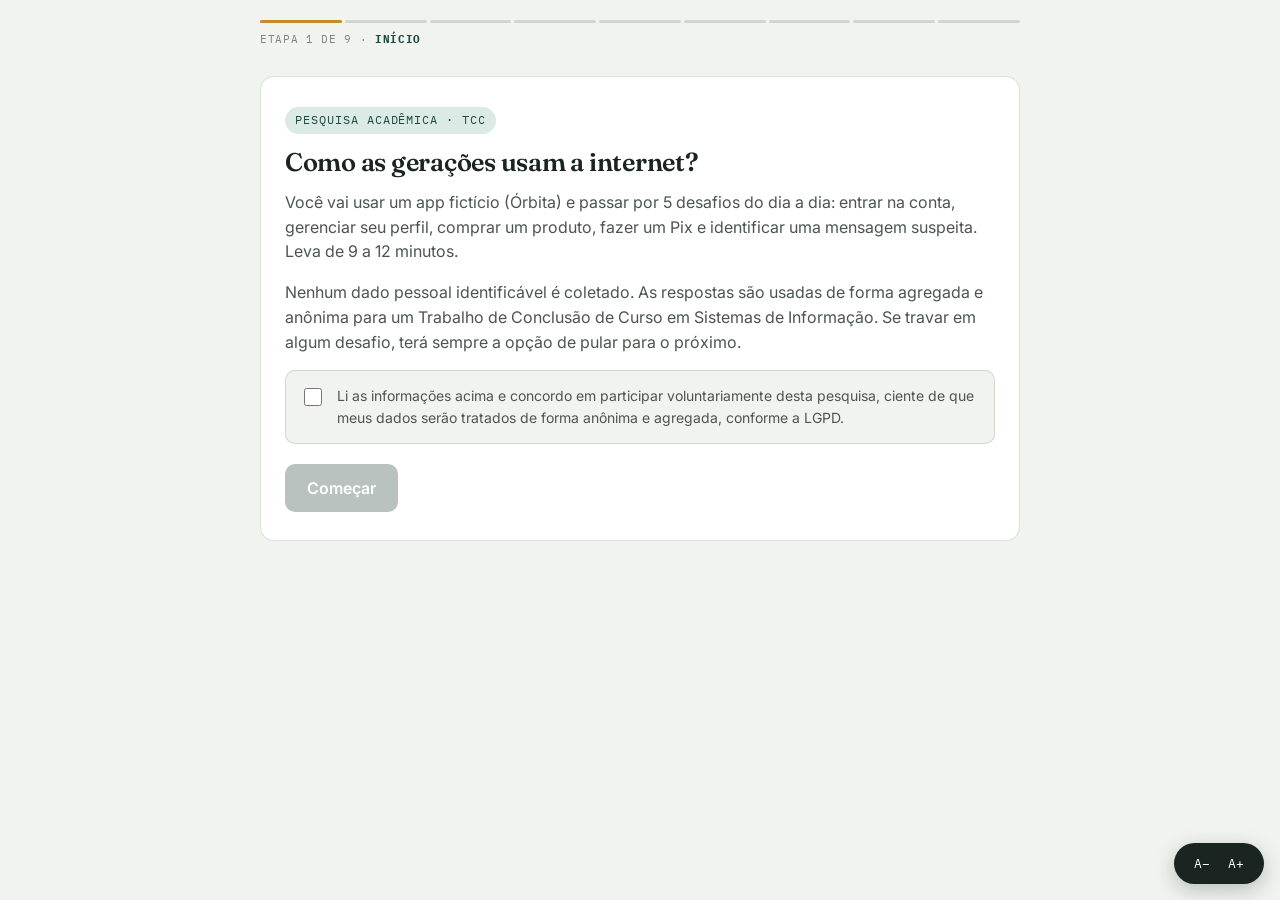
<file: testes/index-4.html>
<!DOCTYPE html>
<html lang="pt-BR">
<head>
<meta charset="UTF-8">
<meta name="viewport" content="width=device-width, initial-scale=1.0">
<title>Órbita — Estudo de Comportamento Digital</title>

<script>(function(w,d,s,l,i){w[l]=w[l]||[];w[l].push({'gtm.start':
new Date().getTime(),event:'gtm.js'});var f=d.getElementsByTagName(s)[0],
j=d.createElement(s),dl=l!='dataLayer'?'&l='+l:'';j.async=true;j.src=
'https://www.googletagmanager.com/gtm.js?id='+i+dl;f.parentNode.insertBefore(j,f);
})(window,document,'script','dataLayer','GTM-XXXXXXX');</script>

<link rel="preconnect" href="https://fonts.googleapis.com">
<link rel="preconnect" href="https://fonts.gstatic.com" crossorigin>
<link href="https://fonts.googleapis.com/css2?family=Fraunces:opsz,wght@9..144,400;9..144,500;9..144,600;9..144,700&family=Inter:wght@400;500;600;700&family=IBM+Plex+Mono:wght@400;500;600&display=swap" rel="stylesheet">

<style>
  :root{
    --bg:#F1F3EF; --paper:#FFFFFF; --ink:#1A2421; --ink-soft:#4B564F; --ink-faint:#7C877F;
    --teal:#2F6F63; --teal-dark:#1E4A42; --teal-pale:#DCEAE5;
    --mustard:#C98A2B; --mustard-pale:#F4E6C9;
    --rust:#A6432B; --rust-pale:#F3DFD8;
    --line:rgba(26,36,33,0.14); --radius:14px;
    --font-display:'Fraunces', serif; --font-body:'Inter', sans-serif; --font-mono:'IBM Plex Mono', monospace;
  }
  *{box-sizing:border-box;}
  body{margin:0;background:var(--bg);color:var(--ink);font-family:var(--font-body);font-size:17px;line-height:1.55;-webkit-font-smoothing:antialiased;}
  h1,h2,h3{font-family:var(--font-display);font-weight:600;line-height:1.15;margin:0 0 .5em;letter-spacing:-0.01em;}
  p{margin:0 0 1em;}
  button{font-family:inherit;}
  a{color:var(--teal-dark);}
  :focus-visible{outline:3px solid var(--mustard); outline-offset:2px;}
  @media (prefers-reduced-motion: reduce){*{animation-duration:.01ms !important; transition-duration:.01ms !important;}}

  .app{max-width:800px;margin:0 auto;min-height:100vh;display:flex;flex-direction:column;}

  .stepper{padding:20px 20px 0;}
  .stepper-track{display:flex;align-items:center;gap:3px;}
  .stepper-seg{flex:1;height:3px;background:var(--line);border-radius:3px;position:relative;overflow:hidden;}
  .stepper-seg::after{content:'';position:absolute;inset:0;background:var(--teal);transform:scaleX(0);transform-origin:left;transition:transform .4s ease;}
  .stepper-seg.done::after{transform:scaleX(1);}
  .stepper-seg.active::after{transform:scaleX(1); background:var(--mustard);}
  .stepper-label{font-family:var(--font-mono);font-size:11px;letter-spacing:.06em;color:var(--ink-faint);text-transform:uppercase;margin-top:8px;}
  .stepper-label b{color:var(--teal-dark);}

  main{flex:1;padding:28px 20px 60px;}
  .card{background:var(--paper);border:1px solid var(--line);border-radius:var(--radius);padding:28px 24px;}
  .eyebrow{font-family:var(--font-mono);font-size:12px;letter-spacing:.08em;text-transform:uppercase;color:var(--teal-dark);background:var(--teal-pale);display:inline-block;padding:4px 10px;border-radius:20px;margin-bottom:14px;}
  .lead{color:var(--ink-soft); font-size:16px;}

  .btn{appearance:none;border:none;border-radius:10px;padding:14px 22px;font-size:16px;font-weight:600;cursor:pointer;transition:transform .15s ease, background .15s ease, border-color .15s ease;min-height:48px;}
  .btn:active{transform:scale(.98);}
  .btn-primary{background:var(--teal); color:#fff;}
  .btn-primary:hover{background:var(--teal-dark);}
  .btn-primary:disabled{background:#B9C2BE; cursor:not-allowed;}
  .btn-ghost{background:transparent; color:var(--teal-dark); border:1.5px solid var(--line);}
  .btn-ghost:hover{border-color:var(--teal);}
  .btn-outline-teal{background:#fff;color:var(--teal-dark);border:2px solid var(--teal);}
  .btn-outline-teal:hover{background:var(--teal-pale);}
  .btn-sm{padding:8px 14px;font-size:13px;min-height:36px;}
  .btn-row{display:flex; gap:12px; margin-top:20px; flex-wrap:wrap;}
  .link-btn{background:none;border:none;text-decoration:underline;cursor:pointer;color:var(--teal-dark);padding:0;font-size:14px;}

  .choice-group{margin-bottom:24px;}
  .choice-group>label.group-label{display:block;font-weight:600;margin-bottom:10px;font-size:15px;}
  .choice-options{display:flex; flex-wrap:wrap; gap:10px;}
  .choice-pill{border:1.5px solid var(--line);border-radius:10px;padding:12px 16px;cursor:pointer;font-size:15px;background:#fff;min-height:48px;display:flex;align-items:center;transition:border-color .15s, background .15s;flex:1 1 auto;justify-content:center;text-align:center;}
  .choice-pill.selected{border-color:var(--teal); background:var(--teal-pale); color:var(--teal-dark); font-weight:600;}

  .consent-box{display:flex;gap:12px;align-items:flex-start;background:var(--bg);border:1px solid var(--line);border-radius:10px;padding:14px;margin-top:16px;font-size:14px;color:var(--ink-soft);}
  .consent-box input{margin-top:3px; width:18px; height:18px; flex-shrink:0;}

  .task-banner{background:var(--mustard-pale);border:1px solid var(--mustard);border-radius:10px;padding:14px 16px;margin-bottom:20px;font-size:15px;}
  .task-banner .tag{font-family:var(--font-mono);font-size:11px;letter-spacing:.06em;text-transform:uppercase;color:#8a5f1e;display:block;margin-bottom:4px;}

  input[type=text], input[type=email], input[type=date]{width:100%;padding:12px 14px;border:1.5px solid var(--line);border-radius:8px;font-size:15px;font-family:inherit;min-height:46px;background:#fff;}
  input:focus{border-color:var(--teal);}
  .field{margin-bottom:16px; position:relative;}
  .field label{display:block; font-size:14px; font-weight:600; margin-bottom:6px;}
  .field-error{color:var(--rust);background:var(--rust-pale);border:1px solid var(--rust);border-radius:8px;padding:8px 12px;font-size:13px;margin-top:6px;display:none;}
  .field-error.show{display:block;}

  .a11y-btn{position:fixed;right:16px;bottom:16px;z-index:40;background:var(--ink);color:#fff;border:none;border-radius:50px;padding:12px 16px;display:flex;gap:10px;font-family:var(--font-mono);font-size:13px;box-shadow:0 6px 20px rgba(26,36,33,0.25);cursor:pointer;}
  .a11y-btn span{padding:0 4px; cursor:pointer;}
  .a11y-btn span:hover{color:var(--mustard);}

  .likert-q{margin-bottom:26px;}
  .likert-q p{font-weight:600; margin-bottom:10px;}
  .likert-scale{display:flex; gap:6px; justify-content:space-between;}
  .likert-opt{flex:1;text-align:center;border:1.5px solid var(--line);border-radius:8px;padding:10px 4px;cursor:pointer;font-size:13px;min-height:46px;display:flex;align-items:center;justify-content:center;}
  .likert-opt.selected{border-color:var(--teal); background:var(--teal-pale); font-weight:700; color:var(--teal-dark);}
  .likert-caption{display:flex; justify-content:space-between; font-size:11px; color:var(--ink-faint); margin-top:4px;}

  .result-badge{text-align:center;padding:32px 20px;background:var(--teal-dark);color:#fff;border-radius:var(--radius);margin-bottom:20px;}
  .result-badge .eyebrow{background:rgba(255,255,255,0.15); color:#fff;}
  .result-badge h2{font-size:32px; color:#fff; margin-bottom:6px;}
  .result-badge p{color:rgba(255,255,255,0.8); margin:0;}
  .stat-row{display:flex; gap:12px; margin-top:20px; flex-wrap:wrap;}
  .stat{flex:1 1 100px;background:var(--bg);border-radius:10px;padding:12px 14px;text-align:center;}
  .stat .num{font-family:var(--font-mono); font-size:18px; font-weight:600; color:var(--teal-dark);}
  .stat .lbl{font-size:11px; color:var(--ink-faint); text-transform:uppercase; letter-spacing:.04em;}

  .step-section{display:none;}
  .step-section.active{display:block; animation:fadein .35s ease;}
  @keyframes fadein{from{opacity:0; transform:translateY(6px);} to{opacity:1; transform:translateY(0);}}

  .site-header{display:none; position:sticky; top:0; z-index:30; background:var(--paper); border-bottom:1px solid var(--line);}
  .site-header-inner{max-width:800px;margin:0 auto;display:flex;align-items:center;justify-content:space-between;padding:12px 20px;position:relative;}
  .site-header .brand{font-family:var(--font-display);font-weight:600;font-size:19px;color:var(--teal-dark);}
  .nav-left{display:flex;align-items:center;gap:6px;}
  .nav-group{position:relative;}
  .nav-trigger{background:none;border:none;font-family:inherit;font-size:14px;font-weight:600;color:var(--ink);cursor:pointer;padding:9px 10px;border-radius:8px;}
  .nav-trigger:hover{background:var(--bg);}
  .nav-dropdown{position:absolute;top:110%;left:0;background:#fff;border:1px solid var(--line);border-radius:10px;box-shadow:0 10px 30px rgba(26,36,33,.14);min-width:230px;padding:8px;display:none;z-index:50;max-height:280px;overflow:auto;}
  .nav-dropdown.open{display:block;}
  .nav-dropdown button.nav-item{display:block;width:100%;text-align:left;background:none;border:none;padding:10px 12px;border-radius:8px;font-size:14px;cursor:pointer;color:var(--ink);font-family:inherit;}
  .nav-dropdown button.nav-item:hover{background:var(--teal-pale);color:var(--teal-dark);}
  .nav-dropdown button.nav-item.danger{color:var(--rust);}
  .nav-right{display:flex;align-items:center;gap:2px;}
  .bell-btn{position:relative;background:none;border:none;cursor:pointer;padding:9px;border-radius:8px;font-size:18px;}
  .bell-btn:hover{background:var(--bg);}
  .bell-badge{position:absolute;top:2px;right:2px;background:var(--rust);color:#fff;font-size:10px;border-radius:50%;width:16px;height:16px;display:flex;align-items:center;justify-content:center;font-family:var(--font-mono);}
  .notif-panel{position:absolute;top:110%;right:0;background:#fff;border:1px solid var(--line);border-radius:10px;box-shadow:0 10px 30px rgba(26,36,33,.14);width:300px;padding:10px;display:none;z-index:50;}
  .notif-panel.open{display:block;}
  .notif-item{border:1px solid var(--line);border-radius:8px;padding:10px;margin-bottom:8px;font-size:13px;}
  .notif-item.scam{background:linear-gradient(135deg,#fff3cd,#ffe0e0);border-color:#e0a500;}
  .notif-item.alert{background:#fff8ec;border-color:#d9a404;}
  .notif-item .notif-title{font-weight:700;margin-bottom:4px;}
  .notif-report{margin-top:8px;font-size:12px;color:var(--teal-dark);background:none;border:1px solid var(--teal);border-radius:6px;padding:5px 9px;cursor:pointer;}

  .app-dashboard{display:grid;grid-template-columns:repeat(auto-fit,minmax(140px,1fr));gap:12px;margin-bottom:20px;}
  .dash-card{background:var(--paper);border:1px solid var(--line);border-radius:10px;padding:16px;}
  .dash-card .dash-num{font-family:var(--font-mono);font-size:20px;font-weight:600;color:var(--teal-dark);}
  .dash-card .dash-lbl{font-size:12px;color:var(--ink-faint);}

  .task-panel{background:var(--paper);border:1px solid var(--line);border-radius:var(--radius);padding:22px;margin-top:6px;}
  .task-panel[hidden]{display:none;}

  .select-field{width:100%;padding:12px 14px;border:1.5px solid var(--line);border-radius:8px;font-size:15px;font-family:inherit;background:#fff;min-height:46px;}

  .review-card{background:var(--bg);border-radius:10px;padding:16px;margin:16px 0;font-size:14px;}
  .review-card .rlabel{color:var(--ink-faint);font-size:12px;text-transform:uppercase;letter-spacing:.03em;margin-top:8px;}
  .review-card .rvalue{margin:2px 0 0;font-weight:600;}

  .contact-list{max-height:170px;overflow:auto;border:1px solid var(--line);border-radius:8px;margin-top:8px;}
  .contact-item{padding:10px 12px;font-size:14px;cursor:pointer;border-bottom:1px solid var(--line);}
  .contact-item:last-child{border-bottom:none;}
  .contact-item:hover{background:var(--teal-pale);}
  .contact-item.selected{background:var(--teal-pale);font-weight:600;color:var(--teal-dark);}
  .pix-preview{background:var(--teal-pale);border-radius:8px;padding:10px 14px;font-size:13px;margin-top:8px;color:var(--teal-dark);}

  .hint-text{font-size:13px;color:#8a5f1e;margin-top:10px;font-style:italic;}
  .decoy-msg{font-size:14px;color:var(--ink-soft);}
  .skip-link{background:none;border:none;color:var(--ink-faint);text-decoration:underline;font-size:12px;cursor:pointer;margin-top:14px;display:block;padding:0;}

  .modal-overlay{position:fixed;inset:0;background:rgba(0,0,0,.5);display:none;align-items:center;justify-content:center;z-index:60;padding:20px;}
  .modal-overlay.open{display:flex;}
  .modal-box{background:#fff;border-radius:12px;padding:24px;max-width:380px;width:100%;}
  .modal-box .fine{font-size:12px;color:var(--ink-faint);}
  .modal-box .manage-link{background:none;border:none;color:var(--ink-faint);text-decoration:underline;font-size:13px;cursor:pointer;padding:6px 0;}

  .toolbar{display:flex;gap:10px;flex-wrap:wrap;margin-bottom:14px;align-items:center;}
  .filter-drawer{border:1px solid var(--line);border-radius:10px;padding:16px;margin-bottom:16px;background:var(--bg);}
  .filter-row{display:flex;gap:20px;flex-wrap:wrap;margin-bottom:12px;}
  .filter-group{flex:1 1 160px;}
  .filter-group .flabel{font-size:12px;font-weight:600;text-transform:uppercase;letter-spacing:.03em;color:var(--ink-faint);margin-bottom:6px;display:block;}
  .checkbox-row{display:flex;align-items:center;gap:8px;margin-bottom:6px;font-size:14px;}
  .checkbox-row input{width:16px;height:16px;flex-shrink:0;}
  .price-range{display:flex;gap:8px;align-items:center;}
  .price-range input{width:90px;min-height:40px;padding:8px 10px;}
  .filter-chips{display:flex;flex-wrap:wrap;gap:8px;margin-bottom:14px;}
  .filter-chip{background:var(--teal-pale);color:var(--teal-dark);border-radius:20px;padding:6px 10px;font-size:12px;display:flex;align-items:center;gap:6px;}
  .filter-chip button{background:none;border:none;color:var(--teal-dark);cursor:pointer;font-weight:700;padding:0;font-size:13px;}

  .product-grid{display:grid;grid-template-columns:repeat(auto-fill,minmax(150px,1fr));gap:12px;}
  .product-card{border:1px solid var(--line);border-radius:10px;padding:14px;background:#fafaf8;transition:transform .15s ease, box-shadow .15s ease, border-color .15s ease;}
  .product-card:hover{transform:translateY(-3px);box-shadow:0 10px 24px rgba(26,36,33,.10);border-color:var(--teal);}
  .product-card .thumb{height:64px;border-radius:6px;background:var(--teal-pale);margin-bottom:8px;}
  .product-card .pname{font-size:13.5px;font-weight:600;margin-bottom:2px;}
  .product-card .pcat{font-size:11px;color:var(--ink-faint);margin-bottom:2px;}
  .product-card .pprice{font-family:var(--font-mono);font-size:13px;color:var(--teal-dark);margin-bottom:8px;}
  .product-card .pbtns{display:flex;flex-direction:column;gap:6px;}
  .out-of-stock{opacity:.55;}

  .payment-options{display:flex;flex-direction:column;gap:10px;margin:16px 0;}
  .payment-card{border:1.5px solid var(--line);border-radius:10px;padding:14px 16px;cursor:pointer;display:flex;justify-content:space-between;align-items:center;}
  .payment-card.selected{border-color:var(--teal);background:var(--teal-pale);}
  .payment-card .pm-badge{font-size:11px;background:var(--mustard);color:#fff;padding:2px 8px;border-radius:10px;margin-left:8px;}
  .payment-card input{width:18px;height:18px;margin-right:10px;}

  .preview-card{position:relative;background:var(--paper);border:1px solid var(--line);border-radius:10px;padding:20px;padding-right:50px;}
  .aa-btn{width:30px;height:30px;border-radius:50%;border:1.5px solid var(--line);background:#fff;font-family:var(--font-mono);font-weight:700;font-size:11px;cursor:pointer;position:absolute;top:14px;right:14px;}
  .aa-popover{position:absolute;top:50px;right:14px;background:#fff;border:1px solid var(--line);border-radius:8px;box-shadow:0 8px 20px rgba(26,36,33,.14);padding:8px;display:none;gap:8px;z-index:20;}
  .aa-popover.open{display:flex;}
  .font-btn{width:34px;height:34px;border-radius:8px;border:1.5px solid var(--line);background:#fff;font-family:var(--font-mono);font-weight:600;cursor:pointer;}

  body.high-contrast{background:#000; color:#fff;}
  body.high-contrast .card, body.high-contrast .task-panel, body.high-contrast .site-header,
  body.high-contrast .review-card, body.high-contrast .dash-card, body.high-contrast .modal-box,
  body.high-contrast .nav-dropdown, body.high-contrast .notif-panel, body.high-contrast .product-card,
  body.high-contrast .preview-card, body.high-contrast .aa-popover, body.high-contrast .filter-drawer{background:#000;border-color:#FFD400;color:#fff;}
  body.high-contrast .btn-primary{background:#FFD400;color:#000;}
  body.high-contrast a{color:#FFD400;}
  body.high-contrast .eyebrow{background:#FFD400;color:#000;}
  body.high-contrast .nav-trigger{color:#fff;}

  @media (max-width:480px){
    main{padding:20px 16px 50px;}
    .card{padding:22px 18px;}
    .site-header-inner{padding:10px 14px;}
    .nav-trigger{font-size:13px;padding:8px;}
  }
</style>
</head>
<body>

<noscript><iframe src="https://www.googletagmanager.com/ns.html?id=GTM-XXXXXXX" height="0" width="0" style="display:none;visibility:hidden"></iframe></noscript>

<header class="site-header" id="siteHeader">
  <div class="site-header-inner">
    <div class="nav-left">
      <span class="brand">Órbita</span>
      <div class="nav-group">
        <button class="nav-trigger" data-dd="servicos">Serviços ▾</button>
        <div class="nav-dropdown" id="dd-servicos">
          <button class="nav-item" data-key="comprar-produto">Comprar produtos</button>
          <button class="nav-item" data-key="fazer-pix">Fazer um Pix</button>
          <button class="nav-item" data-key="ver-extrato">Ver extrato</button>
          <button class="nav-item" data-key="pagar-contas">Pagar contas</button>
        </div>
      </div>
      <div class="nav-group">
        <button class="nav-trigger" data-dd="conta">Minha Conta ▾</button>
        <div class="nav-dropdown" id="dd-conta">
          <button class="nav-item" data-key="meus-dados">Meus dados</button>
          <button class="nav-item" data-key="pedidos">Seus pedidos</button>
          <button class="nav-item" data-key="pagamento-salvo">Métodos de pagamento</button>
          <button class="nav-item" data-key="enderecos">Endereços</button>
          <button class="nav-item" data-key="notificacoes-pref">Preferências de notificação</button>
          <button class="nav-item" data-key="ajuda">Central de ajuda</button>
          <button class="nav-item" data-key="trocar-conta">Trocar de conta</button>
          <button class="nav-item danger" data-key="sair">Sair</button>
        </div>
      </div>
    </div>
    <div class="nav-right">
      <div class="nav-group">
        <button class="bell-btn" id="bellBtn">🔔<span class="bell-badge">4</span></button>
        <div class="notif-panel" id="notifPanel">
          <div class="notif-item" data-key="consulta">
            <div class="notif-title">Pedido a caminho</div>
            <div>Seu pedido #3381 saiu para entrega e chega amanhã.</div>
            <button class="notif-report" data-key="consulta">Reportar como suspeita</button>
          </div>
          <div class="notif-item" data-key="fatura">
            <div class="notif-title">Fatura disponível</div>
            <div>Sua fatura de outubro já está disponível para consulta.</div>
            <button class="notif-report" data-key="fatura">Reportar como suspeita</button>
          </div>
          <div class="notif-item alert" data-key="acesso">
            <div class="notif-title">🔒 Novo acesso detectado</div>
            <div>Identificamos um acesso à sua conta a partir de um novo aparelho. Se foi você, nenhuma ação é necessária.</div>
            <button class="notif-report" data-key="acesso">Reportar como suspeita</button>
          </div>
          <div class="notif-item scam" data-key="premio">
            <div class="notif-title">🎉 VOCÊ GANHOU!!</div>
            <div>Parabéns!! Vc foi sorteado(a) p/ receber R$500,00 AGORA. Clique e resgate em ATÉ 2 HORAS antes que expire!!!</div>
            <button class="notif-report" data-key="premio">Reportar como suspeita</button>
          </div>
        </div>
      </div>
    </div>
  </div>
</header>

<div class="app">
  <div class="stepper" id="stepper">
    <div class="stepper-track" id="stepperTrack"></div>
    <div class="stepper-label" id="stepperLabel"></div>
  </div>

  <main>

    <section class="step-section" data-step="welcome">
      <div class="card">
        <span class="eyebrow">Pesquisa acadêmica · TCC</span>
        <h1>Como as gerações usam a internet?</h1>
        <p class="lead">Você vai usar um app fictício (Órbita) e passar por 5 desafios do dia a dia: entrar na conta, gerenciar seu perfil, comprar um produto, fazer um Pix e identificar uma mensagem suspeita. Leva de 9 a 12 minutos.</p>
        <p class="lead">Nenhum dado pessoal identificável é coletado. As respostas são usadas de forma agregada e anônima para um Trabalho de Conclusão de Curso em Sistemas de Informação. Se travar em algum desafio, terá sempre a opção de pular para o próximo.</p>
        <div class="consent-box">
          <input type="checkbox" id="consentCheck">
          <label for="consentCheck">Li as informações acima e concordo em participar voluntariamente desta pesquisa, ciente de que meus dados serão tratados de forma anônima e agregada, conforme a LGPD.</label>
        </div>
        <div class="btn-row"><button class="btn btn-primary" id="btnStart" disabled>Começar</button></div>
      </div>
    </section>

    <section class="step-section" data-step="profile">
      <div class="card">
        <span class="eyebrow">Etapa 1 de 8</span>
        <h2>Rapidamente, sobre você</h2>
        <p class="lead">Só isso — nada de nome, e-mail ou dados de contato reais.</p>
        <div class="choice-group">
          <label class="group-label">Sua faixa etária</label>
          <div class="choice-options" data-group="faixa">
            <label class="choice-pill" data-value="18-29">18–29</label>
            <label class="choice-pill" data-value="30-49">30–49</label>
            <label class="choice-pill" data-value="50-64">50–64</label>
            <label class="choice-pill" data-value="65+">65+</label>
          </div>
        </div>
        <div class="choice-group">
          <label class="group-label">Como você avalia sua familiaridade com tecnologia?</label>
          <div class="choice-options" data-group="afinidade">
            <label class="choice-pill" data-value="baixa">Baixa</label>
            <label class="choice-pill" data-value="media">Média</label>
            <label class="choice-pill" data-value="alta">Alta</label>
          </div>
        </div>
        <div class="btn-row"><button class="btn btn-primary" id="btnProfileNext" disabled>Continuar</button></div>
      </div>
    </section>

    <!-- DESAFIO 1: LOGIN + RECUPERAÇÃO DE SENHA -->
    <section class="step-section" data-step="d1">
      <div class="card">
        <span class="eyebrow">Desafio 1 de 5</span>
        <h2>Entrar na sua conta</h2>
        <p class="lead" id="d1Instruction">Entre com o e-mail <b>ana.silva@email.com</b> e a senha <b>SenhaAntiga123</b>.</p>

        <div id="loginPanel">
          <div class="field"><label>E-mail</label><input type="text" id="loginEmail" value="ana.silva@email.com"></div>
          <div class="field"><label>Senha</label><input type="text" id="loginSenha" placeholder="Digite sua senha"></div>
          <div class="field-error" id="loginError">Senha incorreta. Verifique e tente novamente ou use "Esqueci minha senha".</div>
          <div class="btn-row"><button class="btn btn-primary" id="btnEntrar">Entrar</button></div>
          <p style="margin-top:14px"><button class="link-btn" id="linkEsqueciSenha">Esqueci minha senha</button></p>
          <div class="btn-row" style="margin-top:10px;border-top:1px solid var(--line);padding-top:16px">
            <button class="btn btn-ghost btn-sm" id="btnCriarConta">Criar conta</button>
            <button class="btn btn-outline-teal btn-sm" id="btnGoogleLogin">Entrar com Google</button>
          </div>
        </div>

        <div id="recuperarPanel" hidden>
          <div id="recStageEmail">
            <h3 style="font-size:18px">Recuperar senha</h3>
            <div class="field"><label>Confirme seu e-mail</label><input type="text" id="recEmail" value="ana.silva@email.com"></div>
            <div class="btn-row"><button class="btn btn-primary" id="btnEnviarCodigo">Enviar código</button></div>
          </div>
          <div id="recStageCode" hidden>
            <p class="hint-text" style="color:var(--teal-dark)">📩 Código Órbita: <b>4821</b> (simulado para este teste)</p>
            <div class="field"><label>Código de verificação</label><input type="text" id="recCodigo" placeholder="0000"></div>
            <div class="field-error" id="recCodigoError">Código inválido.</div>
            <div class="btn-row"><button class="btn btn-primary" id="btnConfirmarCodigo">Confirmar código</button></div>
          </div>
          <div id="recStageNewPass" hidden>
            <div class="field"><label>Nova senha</label><input type="text" id="novaSenha1"></div>
            <div class="field"><label>Confirmar nova senha</label><input type="text" id="novaSenha2"></div>
            <div class="field-error" id="novaSenhaError">As senhas não coincidem ou têm menos de 6 caracteres.</div>
            <div class="btn-row"><button class="btn btn-primary" id="btnRedefinirSenha">Redefinir senha</button></div>
          </div>
          <div id="recStageSucesso" hidden>
            <p class="lead">✅ Senha redefinida com sucesso.</p>
            <div class="btn-row"><button class="btn btn-primary" id="btnVoltarLogin">Voltar para login</button></div>
          </div>
        </div>

        <div class="hint-text" id="hint-d1" hidden>💡 Dica: use o link "Esqueci minha senha" abaixo do botão Entrar.</div>
        <button class="skip-link" id="skip-d1" hidden>Não estou conseguindo — pular este desafio</button>
      </div>
    </section>

    <!-- DESAFIO 2: PERFIL + FONTE + SAIR -->
    <section class="step-section" data-step="d2">
      <div class="task-banner" id="d2Banner">
        <span class="tag">Desafio 2 de 5</span>
        Edite seu telefone de contato e salve as alterações.
      </div>
      <div class="app-dashboard">
        <div class="dash-card"><div class="dash-num">0</div><div class="dash-lbl">Pedidos</div></div>
        <div class="dash-card"><div class="dash-num">R$ 1.240,00</div><div class="dash-lbl">Saldo disponível</div></div>
        <div class="dash-card"><div class="dash-num">4</div><div class="dash-lbl">Notificações novas</div></div>
      </div>

      <div class="task-panel" id="perfilPanel">
        <h3>Meus dados</h3>
        <div class="field"><label>Nome</label><input type="text" id="perfilNome" value="Ana Silva"></div>
        <div class="field"><label>E-mail</label><input type="text" id="perfilEmail" value="ana.silva@email.com" disabled></div>
        <div class="field"><label>Telefone</label><input type="text" id="perfilTelefone" placeholder="(00) 00000-0000"></div>
        <div class="field-error" id="perfilError">Informe um telefone válido.</div>
        <div class="btn-row"><button class="btn btn-primary" id="btnSalvarPerfil">Salvar alterações</button></div>
      </div>

      <div class="task-panel" id="fontePanel" hidden>
        <div class="preview-card">
          <button class="aa-btn" id="aaBtn">Aa</button>
          <div class="aa-popover" id="aaPopover">
            <button class="font-btn" id="fontMinusInline">A−</button>
            <button class="font-btn" id="fontPlusInline">A+</button>
          </div>
          <h3>Prévia do seu perfil</h3>
          <p>Ana Silva é membro da Órbita desde 2022. Gosta de decoração autoral, acompanha pedidos com frequência e prefere pagar suas compras via Pix.</p>
        </div>
        <div class="btn-row"><button class="btn btn-primary" id="btnContinuarFonte" disabled>Continuar</button></div>
      </div>

      <div class="task-panel" id="sairHuntPanel" hidden>
        <p class="lead" style="margin:0">Use o menu <b>"Minha Conta"</b> no topo da página para sair da sua conta.</p>
      </div>

      <div id="d2Sucesso" hidden>
        <div class="card">
          <p class="lead" style="margin:0">✅ Você saiu da sua conta.</p>
          <div class="btn-row"><button class="btn btn-primary" id="btnContinuarD2">Continuar</button></div>
        </div>
      </div>

      <div class="hint-text" id="hint-d2" hidden>💡 Dica: veja o menu "Minha Conta" no topo.</div>
      <button class="skip-link" id="skip-d2" hidden>Não estou conseguindo — pular este desafio</button>
    </section>

    <!-- DESAFIO 3: FILTRO + COMPRA + PAGAMENTO -->
    <section class="step-section" data-step="d3">
      <div class="task-banner">
        <span class="tag">Desafio 3 de 5</span>
        Use o menu <b>Serviços → Comprar produtos</b>. Filtre por categoria <b>"Móveis pequenos"</b>, preço entre <b>R$ 400 e R$ 700</b>, e adicione ao carrinho a <b>"Cadeira Ipê"</b> (não a Slim, nem a Premium). Finalize pagando no <b>Pix</b>.
        <div class="hint-text" id="hint-d3" hidden>💡 Dica: clique em "Serviços" → "Comprar produtos", depois use os filtros à esquerda.</div>
      </div>
      <div class="app-dashboard">
        <div class="dash-card"><div class="dash-num">0</div><div class="dash-lbl">Pedidos</div></div>
        <div class="dash-card"><div class="dash-num">R$ 1.240,00</div><div class="dash-lbl">Saldo disponível</div></div>
        <div class="dash-card"><div class="dash-num">4</div><div class="dash-lbl">Notificações novas</div></div>
      </div>

      <div class="task-panel" id="filtroPanel" hidden>
        <h3>Loja Órbita</h3>
        <div class="filter-drawer">
          <div class="filter-row">
            <div class="filter-group">
              <span class="flabel">Categoria</span>
              <div class="checkbox-row"><input type="checkbox" class="catCheck" value="pequenos" id="catPequenos"><label for="catPequenos">Móveis pequenos</label></div>
              <div class="checkbox-row"><input type="checkbox" class="catCheck" value="grandes" id="catGrandes"><label for="catGrandes">Móveis grandes</label></div>
              <div class="checkbox-row"><input type="checkbox" class="catCheck" value="decoracao" id="catDecoracao"><label for="catDecoracao">Decoração</label></div>
              <div class="checkbox-row"><input type="checkbox" class="catCheck" value="iluminacao" id="catIluminacao"><label for="catIluminacao">Iluminação</label></div>
            </div>
            <div class="filter-group">
              <span class="flabel">Faixa de preço</span>
              <div class="price-range"><input type="text" id="precoMin" placeholder="De R$"><span>—</span><input type="text" id="precoMax" placeholder="Até R$"></div>
            </div>
            <div class="filter-group">
              <span class="flabel">Disponibilidade</span>
              <div class="checkbox-row"><input type="checkbox" id="somenteEstoque"><label for="somenteEstoque">Somente em estoque</label></div>
            </div>
          </div>
          <div class="btn-row" style="margin-top:0">
            <button class="btn btn-primary btn-sm" id="btnAplicarFiltro">Aplicar filtros</button>
            <button class="btn btn-ghost btn-sm" id="btnLimparFiltro">Limpar filtros</button>
          </div>
        </div>
        <div class="filter-chips" id="filterChips"></div>
        <div class="product-grid" id="productGrid"></div>
      </div>

      <div class="task-panel" id="pagamentoPanel" hidden>
        <h3>Finalizar compra</h3>
        <div class="review-card"><div class="rlabel">Produto</div><div class="rvalue" id="checkoutProdutoNome"></div></div>
        <p class="lead" style="margin-top:14px;margin-bottom:0">Escolha a forma de pagamento:</p>
        <div class="payment-options" id="paymentOptions">
          <label class="payment-card selected" data-method="cartao"><span><input type="radio" name="pm" checked> Cartão de crédito</span></label>
          <label class="payment-card" data-method="pix"><span><input type="radio" name="pm"> Pix</span><span class="pm-badge">5% off</span></label>
          <label class="payment-card" data-method="boleto"><span><input type="radio" name="pm"> Boleto bancário</span></label>
        </div>
        <div class="field-error" id="pagamentoError">Verifique a forma de pagamento selecionada — o desafio pede Pix.</div>
        <div class="btn-row"><button class="btn btn-primary" id="btnFinalizarCompra">Finalizar compra</button></div>
      </div>

      <div class="task-panel" id="genericDecoyD3" hidden>
        <p class="decoy-msg">Essa opção não é necessária para este desafio.</p>
        <div class="btn-row"><button class="btn btn-ghost" id="btnVoltarDecoyD3">Voltar</button></div>
      </div>

      <div id="d3Sucesso" hidden>
        <div class="card">
          <p class="lead" style="margin:0">✅ Compra finalizada com pagamento via Pix.</p>
          <div class="btn-row"><button class="btn btn-primary" id="btnContinuarD3">Continuar</button></div>
        </div>
      </div>
      <button class="skip-link" id="skip-d3" hidden>Não estou conseguindo — pular este desafio</button>
    </section>

    <!-- DESAFIO 4: PIX -->
    <section class="step-section" data-step="d4">
      <div class="task-banner">
        <span class="tag">Desafio 4 de 5</span>
        Use o menu <b>Serviços</b> para fazer um <b>Pix</b>.
        <div class="hint-text" id="hint-d4" hidden>💡 Dica: clique em "Serviços" → "Fazer um Pix".</div>
      </div>
      <div class="app-dashboard">
        <div class="dash-card"><div class="dash-num">1</div><div class="dash-lbl">Pedidos</div></div>
        <div class="dash-card"><div class="dash-num">R$ 590,00</div><div class="dash-lbl">Saldo disponível</div></div>
        <div class="dash-card"><div class="dash-num">4</div><div class="dash-lbl">Notificações novas</div></div>
      </div>

      <div class="task-panel" id="pixPanel" hidden>
        <h3>Fazer um Pix</h3>
        <div class="field"><label>Buscar destinatário favorito</label><input type="text" id="destSearch" placeholder="Digite um nome"></div>
        <div class="contact-list" id="contactList"></div>
        <div class="pix-preview" id="pixPreview" hidden></div>
        <div class="field" style="margin-top:14px"><label>Valor</label><input type="text" id="valorPix" placeholder="R$ 0,00"></div>
        <div class="field-error" id="pixError">Selecione um destinatário e informe um valor válido.</div>
        <div class="btn-row"><button class="btn btn-primary" id="btnRevisarPix">Revisar Pix</button></div>

        <div id="pixReview" hidden>
          <div class="review-card" id="pixReviewContent"></div>
          <div class="consent-box"><input type="checkbox" id="checkRevisadoPix"><label for="checkRevisadoPix">Confirmo que revisei os dados acima.</label></div>
          <div class="field-error" id="confirmDecoyPixMsg">Isso adicionaria o destinatário aos favoritos. Use o botão à esquerda para confirmar o Pix.</div>
          <div class="btn-row">
            <button class="btn btn-ghost" id="btnEditarPix">Editar</button>
            <button class="btn btn-primary" id="btnConfirmarPix" disabled>Confirmar Pix</button>
            <button class="btn btn-outline-teal" id="btnConfirmarPixFavorito" disabled>Confirmar e salvar como favorito</button>
          </div>
        </div>
        <div id="pixSucesso" hidden>
          <p class="lead" style="margin-top:14px">✅ Pix enviado. Comprovante <span id="protocoloPix"></span>.</p>
          <div class="btn-row"><button class="btn btn-primary" id="btnContinuarD4">Continuar</button></div>
        </div>
      </div>

      <div class="task-panel" id="genericDecoyD4" hidden>
        <p class="decoy-msg">Essa opção não é necessária para este desafio.</p>
        <div class="btn-row"><button class="btn btn-ghost" id="btnVoltarDecoyD4">Voltar</button></div>
      </div>
      <button class="skip-link" id="skip-d4" hidden>Não estou conseguindo — pular este desafio</button>
    </section>

    <!-- DESAFIO 5: PHISHING -->
    <section class="step-section" data-step="d5">
      <div class="task-banner">
        <span class="tag">Desafio 5 de 5</span>
        Abra o ícone de <b>notificações (🔔)</b> no topo e identifique a mensagem que é uma <b>tentativa de golpe</b>, reportando-a. Cuidado: nem toda mensagem urgente é golpe.
        <div class="hint-text" id="hint-d5" hidden>💡 Dica: clique no sino no canto superior direito.</div>
      </div>
      <div class="app-dashboard">
        <div class="dash-card"><div class="dash-num">1</div><div class="dash-lbl">Pedidos</div></div>
        <div class="dash-card"><div class="dash-num">R$ 590,00</div><div class="dash-lbl">Saldo disponível</div></div>
        <div class="dash-card"><div class="dash-num">4</div><div class="dash-lbl">Notificações novas</div></div>
      </div>
      <div id="d5Feedback"></div>
      <div id="d5Sucesso" hidden>
        <div class="card">
          <p class="lead" style="margin:0">✅ Mensagem identificada corretamente como tentativa de golpe.</p>
          <div class="btn-row"><button class="btn btn-primary" id="btnContinuarD5">Continuar</button></div>
        </div>
      </div>
      <button class="skip-link" id="skip-d5" hidden>Não estou conseguindo — pular este desafio</button>
    </section>

    <section class="step-section" data-step="sus">
      <div class="card">
        <span class="eyebrow">Etapa 8 de 8</span>
        <h2>Últimas perguntas</h2>
        <div class="likert-q" data-q="1"><p>1. Consegui concluir os desafios sem ajuda externa.</p><div class="likert-scale"></div><div class="likert-caption"><span>Discordo totalmente</span><span>Concordo totalmente</span></div></div>
        <div class="likert-q" data-q="2"><p>2. Em algum momento me senti perdido(a) ou inseguro(a).</p><div class="likert-scale"></div><div class="likert-caption"><span>Discordo totalmente</span><span>Concordo totalmente</span></div></div>
        <div class="likert-q" data-q="3"><p>3. Em algum momento cliquei em algo achando que era outra coisa.</p><div class="likert-scale"></div><div class="likert-caption"><span>Discordo totalmente</span><span>Concordo totalmente</span></div></div>
        <div class="likert-q" data-q="4"><p>4. Eu usaria um app como este no dia a dia sem dificuldade.</p><div class="likert-scale"></div><div class="likert-caption"><span>Discordo totalmente</span><span>Concordo totalmente</span></div></div>
        <div class="btn-row"><button class="btn btn-primary" id="btnSusSubmit" disabled>Ver resultado</button></div>
      </div>
    </section>

    <section class="step-section" data-step="result">
      <div class="result-badge">
        <span class="eyebrow">Seu perfil</span>
        <h2 id="resultTitle">—</h2>
        <p id="resultDesc">—</p>
      </div>
      <div class="card">
        <div class="stat-row" id="statRow"></div>
        <p class="lead" style="margin-top:20px">Obrigada por participar! Se quiser ajudar ainda mais a pesquisa, envie este link para alguém de uma geração diferente da sua.</p>
        <div class="btn-row"><button class="btn btn-ghost" id="btnCopyLink">Copiar link do estudo</button></div>
      </div>
    </section>

  </main>
</div>

<button class="a11y-btn" id="a11yBtn" aria-label="Ajustar tamanho do texto">
  <span id="a11yMinus">A−</span><span id="a11yPlus">A+</span>
</button>

<div class="modal-overlay" id="sairModal">
  <div class="modal-box">
    <h3>Tem certeza que deseja sair?</h3>
    <p class="lead">Você precisará entrar novamente para acessar sua conta.</p>
    <div class="btn-row">
      <button class="btn btn-ghost" id="btnCancelarSair">Cancelar</button>
      <button class="btn btn-primary" id="btnConfirmarSair">Sair mesmo assim</button>
    </div>
  </div>
</div>

<div class="modal-overlay" id="cookieModal">
  <div class="modal-box">
    <h3>Este site usa cookies</h3>
    <p class="fine">Usamos cookies para melhorar sua experiência, personalizar conteúdo e analisar o tráfego. Ao continuar, você concorda com nossa política de privacidade.</p>
    <div class="btn-row"><button class="btn btn-primary" id="btnAceitarCookies" style="width:100%">Aceitar tudo</button></div>
    <button class="manage-link" id="btnGerenciarCookies">Gerenciar preferências</button>
  </div>
</div>

<script>
window.dataLayer = window.dataLayer || [];
function track(event, params){
  window.dataLayer.push(Object.assign({event:event}, params || {}));
  console.log('[dataLayer]', event, params || {});
}

const state = {
  faixa:null, afinidade:null,
  dispositivo: /Mobi|Android/i.test(navigator.userAgent) ? 'mobile' : 'desktop',
  newPassword:null,
  d1:{start:0,end:0,errors:0,usedRecovery:false,skipped:false},
  d2:{start:0,end:0,decoyClicks:0,errors:0,fontFoundVia:null,stage:'perfil',skipped:false},
  d3:{start:0,end:0,decoyClicks:0,wrongProduct:0,wrongPayment:0,filtersApplied:false,skipped:false},
  d4:{start:0,end:0,decoyClicks:0,errors:0,wrongConfirmClicks:0,searchUsed:false,skipped:false},
  d5:{start:0,end:0,falsePositives:0,skipped:false},
  sus:[null,null,null,null],
  fontStep:0, highContrast:false, a11yUsedEarly:false,
  selectedContact:null, cookieChoice:null,
  cart:null, skipsCount:0
};

const steps = ['welcome','profile','d1','d2','d3','d4','d5','sus','result'];
const stepLabels = {welcome:'Início',profile:'Perfil',d1:'Desafio 1',d2:'Desafio 2',d3:'Desafio 3',d4:'Desafio 4',d5:'Desafio 5',sus:'Avaliação',result:'Resultado'};
let currentIndex = 0;
let hintTimer = null, skipTimer = null;
const challengeSteps = ['d1','d2','d3','d4','d5'];
const headerSteps = ['d2','d3','d4','d5'];

function renderStepper(){
  const trackEl = document.getElementById('stepperTrack');
  const label = document.getElementById('stepperLabel');
  trackEl.innerHTML = '';
  steps.forEach((s,i)=>{
    const seg = document.createElement('div');
    seg.className = 'stepper-seg' + (i < currentIndex ? ' done' : '') + (i === currentIndex ? ' active' : '');
    trackEl.appendChild(seg);
  });
  label.innerHTML = 'Etapa ' + (currentIndex+1) + ' de ' + steps.length + ' · <b>' + stepLabels[steps[currentIndex]] + '</b>';
}

function goTo(name){
  document.querySelectorAll('.step-section').forEach(el=>el.classList.remove('active'));
  document.querySelector('[data-step="'+name+'"]').classList.add('active');
  currentIndex = steps.indexOf(name);
  renderStepper();
  window.scrollTo({top:0, behavior:'smooth'});
  closeAllDropdowns();
  document.getElementById('siteHeader').style.display = headerSteps.includes(name) ? 'flex' : 'none';
  track('step_view', {step_name:name, faixa_etaria:state.faixa, afinidade_tecnologica:state.afinidade, dispositivo:state.dispositivo});

  if(hintTimer) clearTimeout(hintTimer);
  if(skipTimer) clearTimeout(skipTimer);
  if(challengeSteps.includes(name)){
    const hintEl = document.getElementById('hint-'+name);
    const skipEl = document.getElementById('skip-'+name);
    hintTimer = setTimeout(()=>{ if(hintEl){ hintEl.hidden = false; track('hint_shown', {step_name:name, faixa_etaria:state.faixa}); } }, 18000);
    skipTimer = setTimeout(()=>{ if(skipEl){ skipEl.hidden = false; } }, 50000);
  }
  if(name==='d1'){ state.d1.start = Date.now(); if(!state.cookieChoice) document.getElementById('cookieModal').classList.add('open'); }
  if(name==='d2') state.d2.start = Date.now();
  if(name==='d3') state.d3.start = Date.now();
  if(name==='d4') state.d4.start = Date.now();
  if(name==='d5') state.d5.start = Date.now();
}

function skipChallenge(name){
  state[name].skipped = true;
  state.skipsCount++;
  track('challenge_skipped', {challenge:name, faixa_etaria:state.faixa});
  const next = steps[steps.indexOf(name)+1];
  goTo(next);
}
challengeSteps.forEach(name=>{
  document.getElementById('skip-'+name).addEventListener('click', ()=>skipChallenge(name));
});

/* -------- cookie modal -------- */
document.getElementById('btnAceitarCookies').addEventListener('click', ()=>{
  state.cookieChoice = 'aceitar_tudo';
  document.getElementById('cookieModal').classList.remove('open');
  track('cookie_consent', {escolha:'aceitar_tudo', faixa_etaria:state.faixa});
});
document.getElementById('btnGerenciarCookies').addEventListener('click', ()=>{
  state.cookieChoice = 'gerenciar';
  document.getElementById('cookieModal').classList.remove('open');
  track('cookie_consent', {escolha:'gerenciar_preferencias', faixa_etaria:state.faixa});
});

/* -------- 0. consentimento -------- */
const consentCheck = document.getElementById('consentCheck');
const btnStart = document.getElementById('btnStart');
consentCheck.addEventListener('change', ()=>{ btnStart.disabled = !consentCheck.checked; });
btnStart.addEventListener('click', ()=>{ track('consent_given', {}); goTo('profile'); });

/* -------- 1. perfil -------- */
document.querySelectorAll('.choice-options[data-group]').forEach(group=>{
  const key = group.dataset.group;
  group.querySelectorAll('.choice-pill').forEach(pill=>{
    pill.addEventListener('click', ()=>{
      group.querySelectorAll('.choice-pill').forEach(p=>p.classList.remove('selected'));
      pill.classList.add('selected');
      state[key] = pill.dataset.value;
      document.getElementById('btnProfileNext').disabled = !(state.faixa && state.afinidade);
    });
  });
});
document.getElementById('btnProfileNext').addEventListener('click', ()=>{
  track('profile_submitted', {faixa_etaria:state.faixa, afinidade_tecnologica:state.afinidade, dispositivo:state.dispositivo});
  goTo('d1');
});

/* ================= DESAFIO 1: LOGIN ================= */
document.getElementById('btnEntrar').addEventListener('click', ()=>{
  const senha = document.getElementById('loginSenha').value;
  const errBox = document.getElementById('loginError');
  if(state.newPassword && senha === state.newPassword){
    errBox.classList.remove('show');
    state.d1.end = Date.now();
    const seconds = ((state.d1.end - state.d1.start)/1000).toFixed(1);
    track('task_complete', {task:'login', tempo_segundos:seconds, erros:state.d1.errors, usou_recuperacao:state.d1.usedRecovery, faixa_etaria:state.faixa});
    goTo('d2');
  } else {
    errBox.classList.add('show');
    state.d1.errors++;
    track('form_error', {task:'login', faixa_etaria:state.faixa});
  }
});
document.getElementById('btnCriarConta').addEventListener('click', ()=>{ track('ambiguous_cta_click', {task:'login', cta:'criar-conta', faixa_etaria:state.faixa}); });
document.getElementById('btnGoogleLogin').addEventListener('click', ()=>{ track('ambiguous_cta_click', {task:'login', cta:'google-login', faixa_etaria:state.faixa}); });

document.getElementById('linkEsqueciSenha').addEventListener('click', ()=>{
  state.d1.usedRecovery = true;
  track('nav_item_click', {item:'esqueci-senha', step_atual:'d1'});
  document.getElementById('loginPanel').hidden = true;
  document.getElementById('recuperarPanel').hidden = false;
  document.getElementById('recStageEmail').hidden = false;
  document.getElementById('recStageCode').hidden = true;
  document.getElementById('recStageNewPass').hidden = true;
  document.getElementById('recStageSucesso').hidden = true;
});
document.getElementById('btnEnviarCodigo').addEventListener('click', ()=>{
  document.getElementById('recStageEmail').hidden = true;
  document.getElementById('recStageCode').hidden = false;
});
document.getElementById('btnConfirmarCodigo').addEventListener('click', ()=>{
  const val = document.getElementById('recCodigo').value.trim();
  if(val === '4821'){
    document.getElementById('recCodigoError').classList.remove('show');
    document.getElementById('recStageCode').hidden = true;
    document.getElementById('recStageNewPass').hidden = false;
  } else {
    document.getElementById('recCodigoError').classList.add('show');
  }
});
document.getElementById('btnRedefinirSenha').addEventListener('click', ()=>{
  const p1 = document.getElementById('novaSenha1').value;
  const p2 = document.getElementById('novaSenha2').value;
  if(p1 && p1===p2 && p1.length>=6){
    state.newPassword = p1;
    document.getElementById('novaSenhaError').classList.remove('show');
    document.getElementById('recStageNewPass').hidden = true;
    document.getElementById('recStageSucesso').hidden = false;
  } else {
    document.getElementById('novaSenhaError').classList.add('show');
  }
});
document.getElementById('btnVoltarLogin').addEventListener('click', ()=>{
  document.getElementById('recuperarPanel').hidden = true;
  document.getElementById('loginPanel').hidden = false;
  document.getElementById('loginSenha').value = '';
  document.getElementById('loginError').classList.remove('show');
  document.getElementById('d1Instruction').innerHTML = 'Agora entre com a <b>nova senha</b> que você acabou de criar.';
});

/* ================= NAV: dropdowns ================= */
function closeAllDropdowns(){
  document.querySelectorAll('.nav-dropdown, .notif-panel, .aa-popover').forEach(d=>d.classList.remove('open'));
}
document.querySelectorAll('.nav-trigger').forEach(btn=>{
  btn.addEventListener('click', (e)=>{
    e.stopPropagation();
    const dd = document.getElementById('dd-'+btn.dataset.dd);
    const wasOpen = dd.classList.contains('open');
    closeAllDropdowns();
    if(!wasOpen) dd.classList.add('open');
  });
});
document.getElementById('bellBtn').addEventListener('click', (e)=>{
  e.stopPropagation();
  const p = document.getElementById('notifPanel');
  const wasOpen = p.classList.contains('open');
  closeAllDropdowns();
  if(!wasOpen) p.classList.add('open');
});
document.addEventListener('click', closeAllDropdowns);

const navTargets = {d3:'comprar-produto', d4:'fazer-pix'};
document.querySelectorAll('.nav-item').forEach(item=>{
  item.addEventListener('click', (e)=>{
    e.stopPropagation();
    const key = item.dataset.key;
    const stepName = steps[currentIndex];
    track('nav_item_click', {item:key, step_atual:stepName});
    if(key === 'sair'){ document.getElementById('sairModal').classList.add('open'); closeAllDropdowns(); return; }
    if(navTargets[stepName] === key){ revealTarget(key, stepName); }
    else { handleDecoy(key, stepName); }
    closeAllDropdowns();
  });
});
document.getElementById('btnCancelarSair').addEventListener('click', ()=>{
  document.getElementById('sairModal').classList.remove('open');
  track('decoy_click', {item:'sair-cancelar', step_atual:steps[currentIndex]});
});
document.getElementById('btnConfirmarSair').addEventListener('click', ()=>{
  document.getElementById('sairModal').classList.remove('open');
  if(steps[currentIndex] === 'd2' && state.d2.stage === 'sair'){
    state.d2.end = Date.now();
    const seconds = ((state.d2.end - state.d2.start)/1000).toFixed(1);
    track('task_complete', {task:'conta', tempo_segundos:seconds, tentativas_isca:state.d2.decoyClicks, fonte_encontrada_via:state.d2.fontFoundVia||'menu', faixa_etaria:state.faixa});
    document.getElementById('sairHuntPanel').hidden = true;
    document.getElementById('d2Sucesso').hidden = false;
  } else {
    track('decoy_click', {item:'sair-fora-de-contexto', step_atual:steps[currentIndex]});
  }
});

function revealTarget(key, stepName){
  if(key==='comprar-produto'){ document.getElementById('filtroPanel').hidden=false; renderProductGrid(products); }
  if(key==='fazer-pix'){ document.getElementById('pixPanel').hidden=false; buildContactList(''); }
}
function handleDecoy(key, stepName){
  if(stepName==='d2'){ state.d2.decoyClicks++; }
  if(stepName==='d3'){ state.d3.decoyClicks++; document.getElementById('genericDecoyD3').hidden=false; }
  if(stepName==='d4'){ state.d4.decoyClicks++; document.getElementById('genericDecoyD4').hidden=false; }
  track('decoy_click', {item:key, step_atual:stepName});
}
document.getElementById('btnVoltarDecoyD3').addEventListener('click', ()=>{document.getElementById('genericDecoyD3').hidden=true;});
document.getElementById('btnVoltarDecoyD4').addEventListener('click', ()=>{document.getElementById('genericDecoyD4').hidden=true;});

/* ================= DESAFIO 2: PERFIL / FONTE / SAIR ================= */
document.getElementById('btnSalvarPerfil').addEventListener('click', ()=>{
  const tel = document.getElementById('perfilTelefone').value.trim();
  const errBox = document.getElementById('perfilError');
  if(tel.replace(/\D/g,'').length < 8){
    errBox.classList.add('show');
    state.d2.errors++;
    track('form_error', {task:'editar-perfil', faixa_etaria:state.faixa});
    return;
  }
  errBox.classList.remove('show');
  track('nav_item_click', {item:'perfil-salvo', step_atual:'d2'});
  document.getElementById('perfilPanel').hidden = true;
  document.getElementById('fontePanel').hidden = false;
  document.getElementById('d2Banner').innerHTML = '<span class="tag">Desafio 2 de 5</span>Agora aumente o tamanho do texto usando o ícone ao lado do texto abaixo.';
  state.d2.stage = 'fonte';
});
document.getElementById('aaBtn').addEventListener('click', (e)=>{
  e.stopPropagation();
  document.getElementById('aaPopover').classList.toggle('open');
});
document.getElementById('fontPlusInline').addEventListener('click', ()=>{ adjustFont(1,'inline-icon'); });
document.getElementById('fontMinusInline').addEventListener('click', ()=>{ adjustFont(-1,'inline-icon'); });
document.getElementById('btnContinuarFonte').addEventListener('click', ()=>{
  document.getElementById('fontePanel').hidden = true;
  document.getElementById('sairHuntPanel').hidden = false;
  document.getElementById('d2Banner').innerHTML = '<span class="tag">Desafio 2 de 5</span>Agora saia da sua conta usando o menu "Minha Conta" no topo.';
  state.d2.stage = 'sair';
});
document.getElementById('btnContinuarD2').addEventListener('click', ()=>goTo('d3'));

/* ================= DESAFIO 3: FILTRO / CATÁLOGO / PAGAMENTO ================= */
const catLabels = {pequenos:'Móveis pequenos', grandes:'Móveis grandes', decoracao:'Decoração', iluminacao:'Iluminação'};
const products = [
  {name:'Luminária Peroba', price:320, cat:'iluminacao', stock:true},
  {name:'Banco Cumaru', price:450, cat:'pequenos', stock:true},
  {name:'Tapete Baru', price:610, cat:'decoracao', stock:true},
  {name:'Cadeira Ipê', price:650, cat:'pequenos', stock:true},
  {name:'Cadeira Ipê Slim', price:480, cat:'pequenos', stock:true},
  {name:'Aparador Sucupira', price:990, cat:'pequenos', stock:false},
  {name:'Mesa Angico', price:2100, cat:'grandes', stock:true},
  {name:'Estante Jatobá', price:1780, cat:'grandes', stock:true},
  {name:'Poltrona Vinhático', price:1450, cat:'grandes', stock:true},
  {name:'Cadeira Ipê Premium', price:1290, cat:'pequenos', stock:true}
];
function getFilteredProducts(){
  const cats = Array.from(document.querySelectorAll('.catCheck:checked')).map(c=>c.value);
  const min = parseFloat(document.getElementById('precoMin').value)||0;
  const max = parseFloat(document.getElementById('precoMax').value)||Infinity;
  const onlyStock = document.getElementById('somenteEstoque').checked;
  return products.filter(p=>{
    if(cats.length && !cats.includes(p.cat)) return false;
    if(p.price<min || p.price>max) return false;
    if(onlyStock && !p.stock) return false;
    return true;
  });
}
function renderChips(){
  const chips = document.getElementById('filterChips');
  chips.innerHTML = '';
  document.querySelectorAll('.catCheck:checked').forEach(c=>{
    chips.innerHTML += '<div class="filter-chip">'+catLabels[c.value]+'<button data-clear="cat" data-val="'+c.value+'">×</button></div>';
  });
  const min = document.getElementById('precoMin').value, max = document.getElementById('precoMax').value;
  if(min || max){ chips.innerHTML += '<div class="filter-chip">R$ '+(min||'0')+' — R$ '+(max||'∞')+'<button data-clear="preco">×</button></div>'; }
  if(document.getElementById('somenteEstoque').checked){ chips.innerHTML += '<div class="filter-chip">Somente em estoque<button data-clear="estoque">×</button></div>'; }
  chips.querySelectorAll('button').forEach(btn=>{
    btn.addEventListener('click', ()=>{
      const type = btn.dataset.clear;
      if(type==='cat') document.querySelector('.catCheck[value="'+btn.dataset.val+'"]').checked=false;
      if(type==='preco'){ document.getElementById('precoMin').value=''; document.getElementById('precoMax').value=''; }
      if(type==='estoque') document.getElementById('somenteEstoque').checked=false;
      renderChips();
      renderProductGrid(getFilteredProducts());
    });
  });
}
function renderProductGrid(list){
  const grid = document.getElementById('productGrid');
  grid.innerHTML = '';
  list.forEach(p=>{
    const el = document.createElement('div');
    el.className = 'product-card' + (!p.stock ? ' out-of-stock' : '');
    el.innerHTML = '<div class="thumb"></div><div class="pname">'+p.name+'</div><div class="pcat">'+catLabels[p.cat]+(p.stock?'':' · fora de estoque')+'</div><div class="pprice">R$ '+p.price.toLocaleString('pt-BR')+',00</div>'+
      '<div class="pbtns"><button class="btn btn-primary btn-sm add-cart" data-name="'+p.name+'">Adicionar ao carrinho</button><button class="btn btn-ghost btn-sm ver-detalhes">Ver detalhes</button></div>';
    grid.appendChild(el);
  });
  grid.querySelectorAll('.add-cart').forEach(btn=>{
    btn.addEventListener('click', ()=>{
      if(btn.dataset.name === 'Cadeira Ipê'){
        state.cart = btn.dataset.name;
        document.getElementById('filtroPanel').hidden = true;
        document.getElementById('checkoutProdutoNome').textContent = btn.dataset.name;
        document.getElementById('pagamentoPanel').hidden = false;
      } else {
        state.d3.wrongProduct++;
        track('wrong_click', {task:'catalogo', alvo_clicado:btn.dataset.name, faixa_etaria:state.faixa});
      }
    });
  });
  grid.querySelectorAll('.ver-detalhes').forEach(btn=>{
    btn.addEventListener('click', ()=>{ track('ambiguous_cta_click', {task:'catalogo', cta:'ver-detalhes', faixa_etaria:state.faixa}); });
  });
}
document.getElementById('btnAplicarFiltro').addEventListener('click', ()=>{
  state.d3.filtersApplied = true;
  const cats = Array.from(document.querySelectorAll('.catCheck:checked')).map(c=>c.value);
  track('filter_applied', {categorias:cats.join(','), preco_min:document.getElementById('precoMin').value, preco_max:document.getElementById('precoMax').value, faixa_etaria:state.faixa});
  renderChips();
  renderProductGrid(getFilteredProducts());
});
document.getElementById('btnLimparFiltro').addEventListener('click', ()=>{
  document.querySelectorAll('.catCheck').forEach(c=>c.checked=false);
  document.getElementById('precoMin').value=''; document.getElementById('precoMax').value='';
  document.getElementById('somenteEstoque').checked=false;
  track('filter_cleared', {faixa_etaria:state.faixa});
  renderChips();
  renderProductGrid(products);
});
document.querySelectorAll('#paymentOptions .payment-card').forEach(card=>{
  card.addEventListener('click', ()=>{
    document.querySelectorAll('#paymentOptions .payment-card').forEach(c=>{c.classList.remove('selected'); c.querySelector('input').checked=false;});
    card.classList.add('selected');
    card.querySelector('input').checked = true;
  });
});
document.getElementById('btnFinalizarCompra').addEventListener('click', ()=>{
  const selected = document.querySelector('#paymentOptions .payment-card.selected').dataset.method;
  const errBox = document.getElementById('pagamentoError');
  if(selected !== 'pix'){
    errBox.classList.add('show');
    state.d3.wrongPayment++;
    track('wrong_payment_method', {escolhido:selected, faixa_etaria:state.faixa});
    return;
  }
  errBox.classList.remove('show');
  state.d3.end = Date.now();
  const seconds = ((state.d3.end - state.d3.start)/1000).toFixed(1);
  track('task_complete', {task:'compra', tempo_segundos:seconds, tentativas_isca:state.d3.decoyClicks, produtos_errados:state.d3.wrongProduct, pagamentos_errados:state.d3.wrongPayment, faixa_etaria:state.faixa});
  document.getElementById('pagamentoPanel').hidden = true;
  document.getElementById('d3Sucesso').hidden = false;
});
document.getElementById('btnContinuarD3').addEventListener('click', ()=>goTo('d4'));

/* ================= DESAFIO 4: PIX ================= */
const contacts = [
  {name:'Marcos Aurélio', key:'CPF •••.•••.789-00'},
  {name:'Juliana Prado', key:'e-mail ju.p•••@email.com'},
  {name:'Beatriz Nunes', key:'telefone (31) •••••-4021'},
  {name:'Carlos Eduardo', key:'chave aleatória a1b2•••'},
  {name:'Fernanda Lima', key:'CPF •••.•••.556-11'}
];
function buildContactList(filter){
  const list = document.getElementById('contactList');
  list.innerHTML = '';
  contacts.filter(c=>c.name.toLowerCase().includes(filter.toLowerCase())).forEach(c=>{
    const el = document.createElement('div');
    el.className = 'contact-item' + (state.selectedContact===c.name ? ' selected' : '');
    el.textContent = c.name;
    el.addEventListener('click', ()=>{
      state.selectedContact = c.name;
      buildContactList(document.getElementById('destSearch').value);
      document.getElementById('pixPreview').hidden = false;
      document.getElementById('pixPreview').textContent = 'Chave Pix: ' + c.key + ' — Favorecido: ' + c.name;
    });
    list.appendChild(el);
  });
}
document.getElementById('destSearch').addEventListener('input', (e)=>{
  if(!state.d4.searchUsed){ state.d4.searchUsed = true; track('search_used', {task:'pix', faixa_etaria:state.faixa}); }
  buildContactList(e.target.value);
});
document.getElementById('valorPix').addEventListener('input', (e)=>{
  let v = e.target.value.replace(/\D/g,'');
  v = (parseInt(v||'0',10)/100).toFixed(2);
  e.target.value = 'R$ ' + v.replace('.',',');
});
document.getElementById('btnRevisarPix').addEventListener('click', ()=>{
  const valorRaw = document.getElementById('valorPix').value.replace(/\D/g,'');
  const errBox = document.getElementById('pixError');
  if(!state.selectedContact || !valorRaw || parseInt(valorRaw,10)===0){
    errBox.classList.add('show');
    state.d4.errors++;
    track('form_error', {task:'pix', faixa_etaria:state.faixa});
    return;
  }
  errBox.classList.remove('show');
  document.getElementById('pixReviewContent').innerHTML =
    '<div class="rlabel">Destinatário</div><div class="rvalue">'+state.selectedContact+'</div>'+
    '<div class="rlabel">Valor</div><div class="rvalue">'+document.getElementById('valorPix').value+'</div>';
  document.getElementById('pixReview').hidden = false;
});
document.getElementById('btnEditarPix').addEventListener('click', ()=>{document.getElementById('pixReview').hidden=true;});
document.getElementById('checkRevisadoPix').addEventListener('change', (e)=>{
  document.getElementById('btnConfirmarPix').disabled = !e.target.checked;
  document.getElementById('btnConfirmarPixFavorito').disabled = !e.target.checked;
});
document.getElementById('btnConfirmarPix').addEventListener('click', ()=>{
  state.d4.end = Date.now();
  const seconds = ((state.d4.end - state.d4.start)/1000).toFixed(1);
  track('task_complete', {task:'pix', tempo_segundos:seconds, tentativas_isca:state.d4.decoyClicks, erros:state.d4.errors, usou_busca:!!state.d4.searchUsed, cliques_confirmar_errado:state.d4.wrongConfirmClicks, faixa_etaria:state.faixa});
  document.getElementById('protocoloPix').textContent = 'E' + Math.floor(10000000+Math.random()*90000000);
  document.getElementById('pixReview').hidden = true;
  document.getElementById('pixSucesso').hidden = false;
});
document.getElementById('btnConfirmarPixFavorito').addEventListener('click', ()=>{
  state.d4.wrongConfirmClicks++;
  track('ambiguous_cta_click', {task:'pix', cta:'confirmar-e-favoritar', faixa_etaria:state.faixa});
  document.getElementById('confirmDecoyPixMsg').classList.add('show');
});
document.getElementById('btnContinuarD4').addEventListener('click', ()=>goTo('d5'));

/* ================= DESAFIO 5: PHISHING ================= */
document.querySelectorAll('.notif-report').forEach(btn=>{
  btn.addEventListener('click', (e)=>{
    e.stopPropagation();
    const key = btn.dataset.key;
    if(steps[currentIndex] !== 'd5'){ closeAllDropdowns(); return; }
    if(key === 'premio'){
      state.d5.end = Date.now();
      const seconds = ((state.d5.end - state.d5.start)/1000).toFixed(1);
      track('phishing_identified', {tempo_segundos:seconds, falsos_positivos:state.d5.falsePositives, faixa_etaria:state.faixa});
      closeAllDropdowns();
      document.getElementById('d5Sucesso').hidden = false;
    } else {
      state.d5.falsePositives++;
      track('false_positive_report', {item:key, faixa_etaria:state.faixa});
      document.getElementById('d5Feedback').innerHTML = '<div class="task-banner">Essa notificação parece legítima. Continue procurando.</div>';
    }
  });
});
document.getElementById('btnContinuarD5').addEventListener('click', ()=>goTo('sus'));

/* -------- SUS -------- */
document.querySelectorAll('.likert-q').forEach(q=>{
  const scaleEl = q.querySelector('.likert-scale');
  for(let i=1;i<=5;i++){
    const opt = document.createElement('div');
    opt.className='likert-opt';
    opt.textContent=i;
    opt.addEventListener('click', ()=>{
      scaleEl.querySelectorAll('.likert-opt').forEach(o=>o.classList.remove('selected'));
      opt.classList.add('selected');
      state.sus[parseInt(q.dataset.q)-1] = i;
      document.getElementById('btnSusSubmit').disabled = state.sus.includes(null);
    });
    scaleEl.appendChild(opt);
  }
});
document.getElementById('btnSusSubmit').addEventListener('click', ()=>{
  track('sus_submitted', {q1:state.sus[0], q2:state.sus[1], q3:state.sus[2], q4:state.sus[3], faixa_etaria:state.faixa});
  showResult();
  goTo('result');
});

/* -------- resultado -------- */
function dur(obj){ return (obj.end && obj.end > obj.start) ? (obj.end-obj.start)/1000 : 0; }
function showResult(){
  const tempoTotal = (dur(state.d1)+dur(state.d2)+dur(state.d3)+dur(state.d4)+dur(state.d5)).toFixed(1);
  const atritos = state.d1.errors + state.d2.decoyClicks + state.d3.decoyClicks + state.d3.wrongProduct + state.d3.wrongPayment +
                  state.d4.decoyClicks + state.d4.errors + state.d4.wrongConfirmClicks + state.d5.falsePositives + state.skipsCount*2;

  let perfil, desc;
  if(state.skipsCount >= 2 || atritos >= 6){
    perfil = 'Explorador(a)'; desc = 'Você testa vários caminhos antes de encontrar o certo — natural em interfaces novas ou confusas.';
  } else if(tempoTotal > 150){
    perfil = 'Cauteloso(a)'; desc = 'Você lê com calma e confere cada passo antes de agir.';
  } else {
    perfil = 'Direto(a) ao ponto'; desc = 'Você reconhece o caminho certo rapidamente e vai direto a ele.';
  }

  document.getElementById('resultTitle').textContent = perfil;
  document.getElementById('resultDesc').textContent = desc;

  const statRow = document.getElementById('statRow');
  statRow.innerHTML = '';
  [
    {num: tempoTotal+'s', lbl:'Tempo total'},
    {num: atritos, lbl:'Pontos de atrito'},
    {num: state.skipsCount, lbl:'Desafios pulados'}
  ].forEach(s=>{
    const el = document.createElement('div');
    el.className='stat';
    el.innerHTML = '<div class="num">'+s.num+'</div><div class="lbl">'+s.lbl+'</div>';
    statRow.appendChild(el);
  });

  track('flow_completed', {
    faixa_etaria:state.faixa, afinidade_tecnologica:state.afinidade, dispositivo:state.dispositivo,
    tempo_total_segundos:tempoTotal, pontos_atrito:atritos, desafios_pulados:state.skipsCount, perfil_resultado:perfil
  });
}
document.getElementById('btnCopyLink').addEventListener('click', ()=>{
  navigator.clipboard.writeText(window.location.href).then(()=>{
    const btn = document.getElementById('btnCopyLink');
    const original = btn.textContent;
    btn.textContent = 'Link copiado!';
    track('share_link_copied', {faixa_etaria:state.faixa});
    setTimeout(()=>{btn.textContent = original;}, 2000);
  });
});

/* -------- fonte (botão flutuante + ícone inline) -------- */
let a11yUsed = false;
function adjustFont(delta, source){
  state.fontStep = Math.max(-2, Math.min(3, state.fontStep + delta));
  document.documentElement.style.fontSize = (100 + state.fontStep*10) + '%';
  if(!a11yUsed){
    a11yUsed = true;
    track('accessibility_button_used', {faixa_etaria:state.faixa, step_atual:steps[currentIndex], origem:source||'floating'});
  }
  if(!state.d2.fontFoundVia && state.fontStep !== 0){ state.d2.fontFoundVia = source||'floating'; }
  if(document.getElementById('fontePanel') && !document.getElementById('fontePanel').hidden){
    document.getElementById('btnContinuarFonte').disabled = state.fontStep <= 0;
  }
}
document.getElementById('a11yPlus').addEventListener('click', ()=>adjustFont(1,'floating'));
document.getElementById('a11yMinus').addEventListener('click', ()=>adjustFont(-1,'floating'));

/* -------- rage click -------- */
let lastClick = {target:null, time:0, count:0};
document.addEventListener('click', (e)=>{
  const now = Date.now();
  if(e.target === lastClick.target && (now - lastClick.time) < 700){
    lastClick.count++;
    if(lastClick.count === 2){
      track('rage_click', {elemento:e.target.tagName+(e.target.id?'#'+e.target.id:''), faixa_etaria:state.faixa, step_atual:steps[currentIndex]});
    }
  } else { lastClick = {target:e.target, time:now, count:0}; }
  lastClick.time = now;
}, true);

goTo('welcome');
</script>
</body>
</html>
</file>
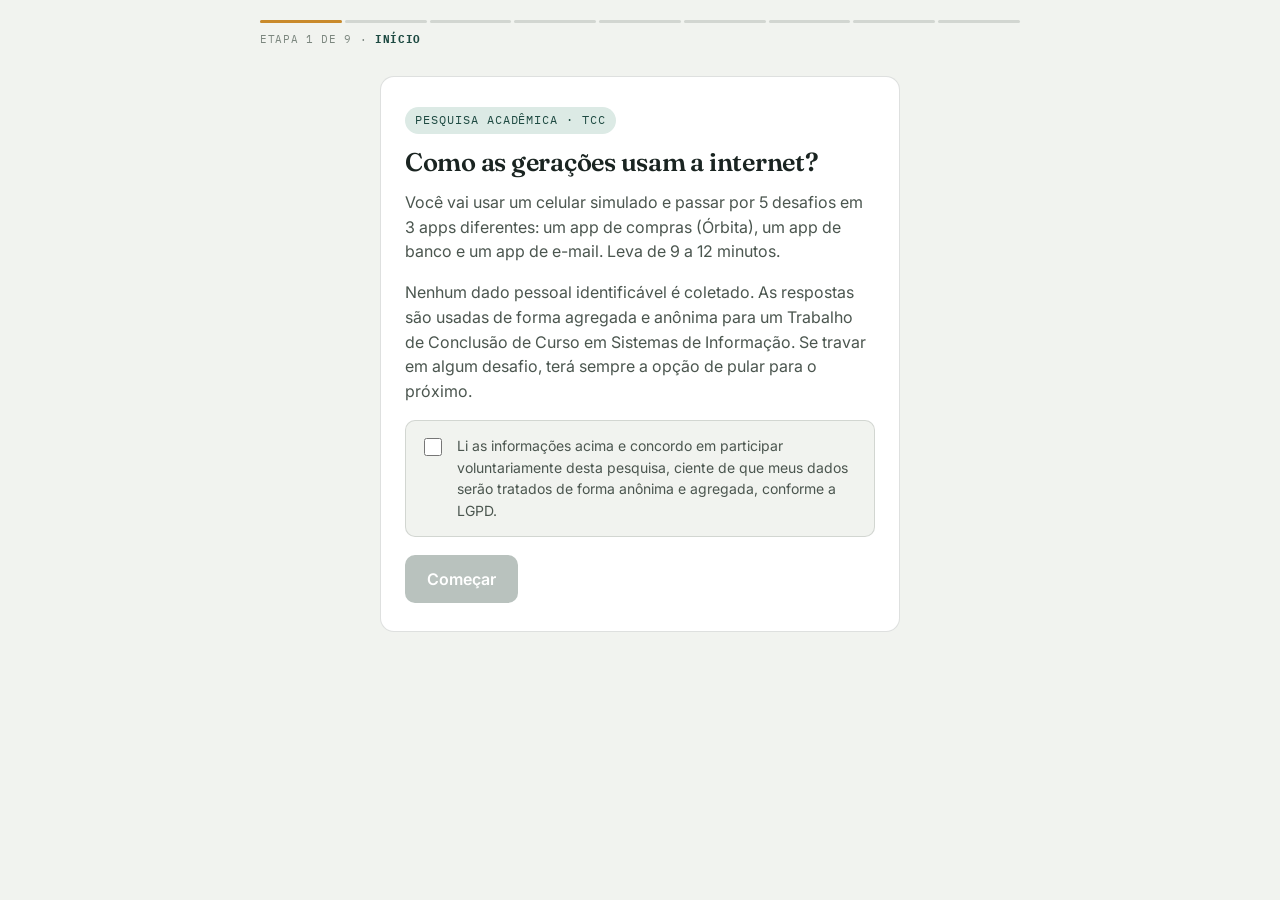
<file: testes/index-5.html>
<!DOCTYPE html>
<html lang="pt-BR">
<head>
<meta charset="UTF-8">
<meta name="viewport" content="width=device-width, initial-scale=1.0">
<title>Simulador de Celular — Estudo de Comportamento Digital</title>

<script>(function(w,d,s,l,i){w[l]=w[l]||[];w[l].push({'gtm.start':
new Date().getTime(),event:'gtm.js'});var f=d.getElementsByTagName(s)[0],
j=d.createElement(s),dl=l!='dataLayer'?'&l='+l:'';j.async=true;j.src=
'https://www.googletagmanager.com/gtm.js?id='+i+dl;f.parentNode.insertBefore(j,f);
})(window,document,'script','dataLayer','GTM-XXXXXXX');</script>

<link rel="preconnect" href="https://fonts.googleapis.com">
<link rel="preconnect" href="https://fonts.gstatic.com" crossorigin>
<link href="https://fonts.googleapis.com/css2?family=Fraunces:opsz,wght@9..144,400;9..144,500;9..144,600;9..144,700&family=Inter:wght@400;500;600;700&family=IBM+Plex+Mono:wght@400;500;600&display=swap" rel="stylesheet">

<style>
  :root{
    --bg:#F1F3EF; --paper:#FFFFFF; --ink:#1A2421; --ink-soft:#4B564F; --ink-faint:#7C877F;
    --teal:#2F6F63; --teal-dark:#1E4A42; --teal-pale:#DCEAE5;
    --mustard:#C98A2B; --mustard-pale:#F4E6C9;
    --rust:#A6432B; --rust-pale:#F3DFD8;
    --line:rgba(26,36,33,0.14); --radius:14px;
    --font-display:'Fraunces', serif; --font-body:'Inter', sans-serif; --font-mono:'IBM Plex Mono', monospace;
  }
  *{box-sizing:border-box;}
  body{margin:0;background:var(--bg);color:var(--ink);font-family:var(--font-body);font-size:17px;line-height:1.55;-webkit-font-smoothing:antialiased;}
  h1,h2,h3{font-family:var(--font-display);font-weight:600;line-height:1.15;margin:0 0 .5em;letter-spacing:-0.01em;}
  p{margin:0 0 1em;}
  button{font-family:inherit;}
  a{color:var(--teal-dark);}
  :focus-visible{outline:3px solid var(--mustard); outline-offset:2px;}
  @media (prefers-reduced-motion: reduce){*{animation-duration:.01ms !important; transition-duration:.01ms !important;}}

  .app{max-width:800px;margin:0 auto;min-height:100vh;display:flex;flex-direction:column;}

  .stepper{padding:20px 20px 0;}
  .stepper-track{display:flex;align-items:center;gap:3px;}
  .stepper-seg{flex:1;height:3px;background:var(--line);border-radius:3px;position:relative;overflow:hidden;}
  .stepper-seg::after{content:'';position:absolute;inset:0;background:var(--teal);transform:scaleX(0);transform-origin:left;transition:transform .4s ease;}
  .stepper-seg.done::after{transform:scaleX(1);}
  .stepper-seg.active::after{transform:scaleX(1); background:var(--mustard);}
  .stepper-label{font-family:var(--font-mono);font-size:11px;letter-spacing:.06em;color:var(--ink-faint);text-transform:uppercase;margin-top:8px;}
  .stepper-label b{color:var(--teal-dark);}

  main{flex:1;padding:28px 20px 60px;}
  .card{background:var(--paper);border:1px solid var(--line);border-radius:var(--radius);padding:28px 24px;max-width:520px;margin:0 auto;}
  .eyebrow{font-family:var(--font-mono);font-size:12px;letter-spacing:.08em;text-transform:uppercase;color:var(--teal-dark);background:var(--teal-pale);display:inline-block;padding:4px 10px;border-radius:20px;margin-bottom:14px;}
  .lead{color:var(--ink-soft); font-size:16px;}

  .btn{appearance:none;border:none;border-radius:10px;padding:14px 22px;font-size:16px;font-weight:600;cursor:pointer;transition:transform .15s ease, background .15s ease, border-color .15s ease;min-height:48px;}
  .btn:active{transform:scale(.98);}
  .btn-primary{background:var(--teal); color:#fff;}
  .btn-primary:hover{background:var(--teal-dark);}
  .btn-primary:disabled{background:#B9C2BE; cursor:not-allowed;}
  .btn-ghost{background:transparent; color:var(--teal-dark); border:1.5px solid var(--line);}
  .btn-ghost:hover{border-color:var(--teal);}
  .btn-outline-teal{background:#fff;color:var(--teal-dark);border:2px solid var(--teal);}
  .btn-sm{padding:8px 14px;font-size:13px;min-height:36px;}
  .btn-row{display:flex; gap:10px; margin-top:18px; flex-wrap:wrap;}
  .link-btn{background:none;border:none;text-decoration:underline;cursor:pointer;color:var(--teal-dark);padding:0;font-size:14px;}

  .choice-group{margin-bottom:24px;}
  .choice-group>label.group-label{display:block;font-weight:600;margin-bottom:10px;font-size:15px;}
  .choice-options{display:flex; flex-wrap:wrap; gap:10px;}
  .choice-pill{border:1.5px solid var(--line);border-radius:10px;padding:12px 16px;cursor:pointer;font-size:15px;background:#fff;min-height:48px;display:flex;align-items:center;transition:border-color .15s, background .15s;flex:1 1 auto;justify-content:center;text-align:center;}
  .choice-pill.selected{border-color:var(--teal); background:var(--teal-pale); color:var(--teal-dark); font-weight:600;}

  .consent-box{display:flex;gap:12px;align-items:flex-start;background:var(--bg);border:1px solid var(--line);border-radius:10px;padding:14px;margin-top:16px;font-size:14px;color:var(--ink-soft);}
  .consent-box input{margin-top:3px; width:18px; height:18px; flex-shrink:0;}

  .task-banner{background:var(--mustard-pale);border:1px solid var(--mustard);border-radius:10px;padding:14px 16px;margin:0 auto 16px;max-width:400px;font-size:14.5px;}
  .task-banner .tag{font-family:var(--font-mono);font-size:11px;letter-spacing:.06em;text-transform:uppercase;color:#8a5f1e;display:block;margin-bottom:4px;}
  .hint-text{font-size:13px;color:#8a5f1e;margin-top:10px;font-style:italic;}
  .skip-link{background:none;border:none;color:var(--ink-faint);text-decoration:underline;font-size:12px;cursor:pointer;margin-top:12px;display:block;padding:0;}

  input[type=text], input[type=email], input[type=date]{width:100%;padding:12px 14px;border:1.5px solid var(--line);border-radius:8px;font-size:15px;font-family:inherit;min-height:46px;background:#fff;}
  input:focus{border-color:var(--teal);}
  .field{margin-bottom:14px; position:relative;}
  .field label{display:block; font-size:13px; font-weight:600; margin-bottom:5px;}
  .field-error{color:var(--rust);background:var(--rust-pale);border:1px solid var(--rust);border-radius:8px;padding:8px 12px;font-size:12.5px;margin-top:6px;display:none;}
  .field-error.show{display:block;}

  .likert-q{margin-bottom:26px;}
  .likert-q p{font-weight:600; margin-bottom:10px;}
  .likert-scale{display:flex; gap:6px; justify-content:space-between;}
  .likert-opt{flex:1;text-align:center;border:1.5px solid var(--line);border-radius:8px;padding:10px 4px;cursor:pointer;font-size:13px;min-height:46px;display:flex;align-items:center;justify-content:center;}
  .likert-opt.selected{border-color:var(--teal); background:var(--teal-pale); font-weight:700; color:var(--teal-dark);}
  .likert-caption{display:flex; justify-content:space-between; font-size:11px; color:var(--ink-faint); margin-top:4px;}

  .result-badge{text-align:center;padding:32px 20px;background:var(--teal-dark);color:#fff;border-radius:var(--radius);margin-bottom:20px;max-width:520px;margin-left:auto;margin-right:auto;}
  .result-badge .eyebrow{background:rgba(255,255,255,0.15); color:#fff;}
  .result-badge h2{font-size:32px; color:#fff; margin-bottom:6px;}
  .result-badge p{color:rgba(255,255,255,0.8); margin:0;}
  .stat-row{display:flex; gap:12px; margin-top:20px; flex-wrap:wrap;}
  .stat{flex:1 1 100px;background:var(--bg);border-radius:10px;padding:12px 14px;text-align:center;}
  .stat .num{font-family:var(--font-mono); font-size:18px; font-weight:600; color:var(--teal-dark);}
  .stat .lbl{font-size:11px; color:var(--ink-faint); text-transform:uppercase; letter-spacing:.04em;}

  .step-section{display:none;}
  .step-section.active{display:block; animation:fadein .35s ease;}
  @keyframes fadein{from{opacity:0; transform:translateY(6px);} to{opacity:1; transform:translateY(0);}}

  /* ===================== TELEFONE ===================== */
  .phone-wrap{display:flex;justify-content:center;padding:0 12px 30px;}
  .phone{width:100%;max-width:380px;background:#111417;border-radius:44px;padding:12px;box-shadow:0 30px 60px rgba(0,0,0,.28), 0 0 0 2px rgba(0,0,0,.35);}
  .phone-screen{background:#fff;border-radius:32px;overflow:hidden;position:relative;min-height:660px;display:flex;flex-direction:column;}
  .status-bar{height:40px;flex-shrink:0;display:flex;align-items:center;justify-content:space-between;padding:0 24px;font-family:var(--font-mono);font-size:12.5px;font-weight:600;position:relative;z-index:6;background:transparent;}
  .status-bar.on-dark{color:#fff;}
  .status-bar.on-light{color:var(--ink);}
  .notch{position:absolute;top:6px;left:50%;transform:translateX(-50%);width:86px;height:22px;background:#111;border-radius:14px;z-index:7;}
  .screen-body{flex:1;overflow-y:auto;-webkit-overflow-scrolling:touch;position:relative;}
  .home-indicator{height:24px;flex-shrink:0;display:flex;align-items:center;justify-content:center;cursor:pointer;background:transparent;}
  .home-indicator::after{content:'';width:120px;height:5px;border-radius:3px;background:rgba(0,0,0,.35);}
  .phone-view{display:none;min-height:100%;}
  .phone-view.on{display:block;}

  .home-screen{min-height:100%;background:linear-gradient(160deg,#2F6F63,#122421);padding:16px 18px 10px;display:flex;flex-direction:column;}
  .app-grid{display:grid;grid-template-columns:repeat(4,1fr);gap:18px 8px;margin-top:6px;margin-bottom:auto;}
  .app-icon-wrap{display:flex;flex-direction:column;align-items:center;gap:6px;cursor:pointer;}
  .app-icon{width:54px;height:54px;border-radius:15px;display:flex;align-items:center;justify-content:center;font-size:24px;color:#fff;position:relative;box-shadow:0 3px 6px rgba(0,0,0,.2);}
  .app-icon .badge{position:absolute;top:-5px;right:-5px;background:#ff3b30;color:#fff;font-size:10px;border-radius:50%;width:18px;height:18px;display:flex;align-items:center;justify-content:center;font-family:var(--font-mono);border:2px solid #17332e;}
  .app-label{font-size:10.5px;color:#fff;text-align:center;text-shadow:0 1px 2px rgba(0,0,0,.3);}
  .dock{display:flex;justify-content:space-around;background:rgba(255,255,255,.16);border-radius:22px;padding:10px 6px;margin:14px 0 4px;backdrop-filter:blur(4px);}

  .app-screen{display:flex;flex-direction:column;min-height:100%;}
  .app-topbar{display:flex;align-items:center;gap:8px;padding:12px 16px;border-bottom:1px solid var(--line);font-weight:700;font-size:15px;background:#fff;position:sticky;top:0;z-index:3;}
  .back-btn{background:none;border:none;font-size:20px;cursor:pointer;color:var(--teal-dark);padding:0;line-height:1;}
  .app-content{padding:16px;flex:1;}
  .app-content.no-pad{padding:0;}

  .tab-bar{display:flex;border-top:1px solid var(--line);background:#fff;position:sticky;bottom:0;z-index:3;}
  .tab-item{flex:1;display:flex;flex-direction:column;align-items:center;gap:2px;padding:9px 0 7px;cursor:pointer;font-size:10.5px;color:var(--ink-faint);background:none;border:none;font-family:inherit;}
  .tab-item.active{color:var(--teal-dark);font-weight:700;}
  .tab-item .tab-icon{font-size:18px;}

  .dash-cards{display:grid;grid-template-columns:1fr 1fr;gap:10px;margin-bottom:18px;}
  .dash-card{background:var(--bg);border-radius:10px;padding:12px;}
  .dash-card .dash-num{font-family:var(--font-mono);font-size:16px;font-weight:600;color:var(--teal-dark);}
  .dash-card .dash-lbl{font-size:10.5px;color:var(--ink-faint);}

  .settings-list{margin-top:4px;}
  .settings-row{display:block;width:100%;text-align:left;background:none;border:none;border-bottom:1px solid var(--line);padding:13px 2px;font-size:14.5px;cursor:pointer;color:var(--ink);font-family:inherit;}
  .settings-row.danger{color:var(--rust);font-weight:600;}
  .settings-row:hover{background:var(--bg);}

  .preview-card{position:relative;background:var(--bg);border:1px solid var(--line);border-radius:10px;padding:16px;padding-right:46px;margin-bottom:14px;}
  .aa-btn{width:28px;height:28px;border-radius:50%;border:1.5px solid var(--line);background:#fff;font-family:var(--font-mono);font-weight:700;font-size:10.5px;cursor:pointer;position:absolute;top:12px;right:12px;}
  .aa-popover{position:absolute;top:44px;right:12px;background:#fff;border:1px solid var(--line);border-radius:8px;box-shadow:0 8px 20px rgba(26,36,33,.14);padding:6px;display:none;gap:6px;z-index:20;}
  .aa-popover.open{display:flex;}
  .font-btn{width:32px;height:32px;border-radius:8px;border:1.5px solid var(--line);background:#fff;font-family:var(--font-mono);font-weight:600;cursor:pointer;}

  .filter-drawer{border:1px solid var(--line);border-radius:10px;padding:12px;margin-bottom:12px;background:var(--bg);}
  .filter-group{margin-bottom:10px;}
  .filter-group .flabel{font-size:11px;font-weight:700;text-transform:uppercase;letter-spacing:.03em;color:var(--ink-faint);margin-bottom:5px;display:block;}
  .checkbox-row{display:flex;align-items:center;gap:7px;margin-bottom:5px;font-size:13.5px;}
  .checkbox-row input{width:16px;height:16px;flex-shrink:0;}
  .price-range{display:flex;gap:6px;align-items:center;}
  .price-range input{min-height:38px;padding:7px 9px;font-size:13.5px;}
  .filter-chips{display:flex;flex-wrap:wrap;gap:6px;margin-bottom:12px;}
  .filter-chip{background:var(--teal-pale);color:var(--teal-dark);border-radius:20px;padding:5px 9px;font-size:11px;display:flex;align-items:center;gap:5px;}
  .filter-chip button{background:none;border:none;color:var(--teal-dark);cursor:pointer;font-weight:700;padding:0;font-size:12px;}

  .product-grid{display:grid;grid-template-columns:1fr 1fr;gap:10px;}
  .product-card{border:1px solid var(--line);border-radius:10px;padding:10px;background:#fafaf8;}
  .product-card .thumb{height:52px;border-radius:6px;background:var(--teal-pale);margin-bottom:6px;}
  .product-card .pname{font-size:12.5px;font-weight:700;margin-bottom:1px;}
  .product-card .pcat{font-size:10px;color:var(--ink-faint);margin-bottom:2px;}
  .product-card .pprice{font-family:var(--font-mono);font-size:12px;color:var(--teal-dark);margin-bottom:6px;}
  .product-card .pbtns{display:flex;flex-direction:column;gap:5px;}
  .out-of-stock{opacity:.55;}

  .payment-options{display:flex;flex-direction:column;gap:8px;margin:14px 0;}
  .payment-card{border:1.5px solid var(--line);border-radius:10px;padding:12px 14px;cursor:pointer;display:flex;justify-content:space-between;align-items:center;font-size:14px;}
  .payment-card.selected{border-color:var(--teal);background:var(--teal-pale);}
  .payment-card .pm-badge{font-size:10px;background:var(--mustard);color:#fff;padding:2px 7px;border-radius:10px;margin-left:6px;}
  .payment-card input{width:17px;height:17px;margin-right:9px;}

  .review-card{background:var(--bg);border-radius:10px;padding:14px;margin:14px 0;font-size:13.5px;}
  .review-card .rlabel{color:var(--ink-faint);font-size:11px;text-transform:uppercase;letter-spacing:.03em;margin-top:7px;}
  .review-card .rvalue{margin:2px 0 0;font-weight:600;}

  .contact-list{max-height:150px;overflow:auto;border:1px solid var(--line);border-radius:8px;margin-top:6px;}
  .contact-item{padding:9px 11px;font-size:13.5px;cursor:pointer;border-bottom:1px solid var(--line);}
  .contact-item:last-child{border-bottom:none;}
  .contact-item.selected{background:var(--teal-pale);font-weight:600;color:var(--teal-dark);}
  .pix-preview{background:var(--teal-pale);border-radius:8px;padding:9px 12px;font-size:12px;margin-top:7px;color:var(--teal-dark);}

  .quick-actions{display:grid;grid-template-columns:repeat(4,1fr);gap:8px;margin-top:16px;}
  .quick-action{display:flex;flex-direction:column;align-items:center;gap:5px;cursor:pointer;}
  .quick-action .qa-icon{width:44px;height:44px;border-radius:13px;background:var(--teal-pale);display:flex;align-items:center;justify-content:center;font-size:18px;}
  .quick-action .qa-label{font-size:10.5px;color:var(--ink-soft);}
  .balance-card{background:var(--teal-dark);color:#fff;border-radius:12px;padding:18px;text-align:center;margin-top:4px;}
  .balance-card .blbl{font-size:11px;opacity:.8;}
  .balance-card .bnum{font-family:var(--font-mono);font-size:24px;font-weight:600;margin-top:4px;}

  .mail-item{display:flex;gap:9px;padding:13px 16px;border-bottom:1px solid var(--line);cursor:pointer;}
  .mail-item.scam{background:linear-gradient(135deg,#fffaf0,#fff1f1);}
  .mail-item .mail-dot{width:7px;height:7px;border-radius:50%;background:var(--teal);flex-shrink:0;margin-top:6px;}
  .mail-item .mail-body{flex:1;min-width:0;}
  .mail-item .mail-sender{font-weight:700;font-size:13px;}
  .mail-item .mail-subject{font-size:12.5px;font-weight:600;margin:1px 0;}
  .mail-item .mail-snippet{font-size:11.5px;color:var(--ink-faint);white-space:nowrap;overflow:hidden;text-overflow:ellipsis;}
  .mail-item .mail-time{font-size:10.5px;color:var(--ink-faint);flex-shrink:0;}

  .inert-screen{display:flex;flex-direction:column;align-items:center;justify-content:center;text-align:center;padding:40px 24px;min-height:100%;}
  .inert-screen .emoji{font-size:40px;margin-bottom:14px;}

  .modal-overlay{position:fixed;inset:0;background:rgba(0,0,0,.5);display:none;align-items:center;justify-content:center;z-index:60;padding:20px;}
  .modal-overlay.open{display:flex;}
  .modal-box{background:#fff;border-radius:12px;padding:22px;max-width:340px;width:100%;}
  .modal-box .fine{font-size:12px;color:var(--ink-faint);}
  .modal-box .manage-link{background:none;border:none;color:var(--ink-faint);text-decoration:underline;font-size:13px;cursor:pointer;padding:6px 0;}

  @media (max-width:520px){
    main{padding:16px 0 40px;}
    .phone-wrap{padding:0;}
    .phone{max-width:100%;border-radius:0;padding:0;box-shadow:none;}
    .phone-screen{border-radius:0;min-height:calc(100vh - 210px);}
    .notch{display:none;}
    .card, .task-banner, .result-badge{margin-left:16px;margin-right:16px;}
  }
</style>
</head>
<body>

<noscript><iframe src="https://www.googletagmanager.com/ns.html?id=GTM-XXXXXXX" height="0" width="0" style="display:none;visibility:hidden"></iframe></noscript>

<div class="app">
  <div class="stepper" id="stepper">
    <div class="stepper-track" id="stepperTrack"></div>
    <div class="stepper-label" id="stepperLabel"></div>
  </div>

  <main>

    <section class="step-section" data-step="welcome">
      <div class="card">
        <span class="eyebrow">Pesquisa acadêmica · TCC</span>
        <h1>Como as gerações usam a internet?</h1>
        <p class="lead">Você vai usar um celular simulado e passar por 5 desafios em 3 apps diferentes: um app de compras (Órbita), um app de banco e um app de e-mail. Leva de 9 a 12 minutos.</p>
        <p class="lead">Nenhum dado pessoal identificável é coletado. As respostas são usadas de forma agregada e anônima para um Trabalho de Conclusão de Curso em Sistemas de Informação. Se travar em algum desafio, terá sempre a opção de pular para o próximo.</p>
        <div class="consent-box">
          <input type="checkbox" id="consentCheck">
          <label for="consentCheck">Li as informações acima e concordo em participar voluntariamente desta pesquisa, ciente de que meus dados serão tratados de forma anônima e agregada, conforme a LGPD.</label>
        </div>
        <div class="btn-row"><button class="btn btn-primary" id="btnStart" disabled>Começar</button></div>
      </div>
    </section>

    <section class="step-section" data-step="profile">
      <div class="card">
        <span class="eyebrow">Etapa 1 de 8</span>
        <h2>Rapidamente, sobre você</h2>
        <p class="lead">Só isso — nada de nome, e-mail ou dados de contato reais.</p>
        <div class="choice-group">
          <label class="group-label">Sua faixa etária</label>
          <div class="choice-options" data-group="faixa">
            <label class="choice-pill" data-value="18-29">18–29</label>
            <label class="choice-pill" data-value="30-49">30–49</label>
            <label class="choice-pill" data-value="50-64">50–64</label>
            <label class="choice-pill" data-value="65+">65+</label>
          </div>
        </div>
        <div class="choice-group">
          <label class="group-label">Como você avalia sua familiaridade com tecnologia?</label>
          <div class="choice-options" data-group="afinidade">
            <label class="choice-pill" data-value="baixa">Baixa</label>
            <label class="choice-pill" data-value="media">Média</label>
            <label class="choice-pill" data-value="alta">Alta</label>
          </div>
        </div>
        <div class="btn-row"><button class="btn btn-primary" id="btnProfileNext" disabled>Continuar</button></div>
      </div>
    </section>

    <!-- ===== DESAFIOS 1-5: dentro do celular ===== -->
    <section class="step-section" data-step="phone-flow">
      <div class="task-banner" id="challengeBanner"></div>

      <div class="phone-wrap">
        <div class="phone">
          <div class="phone-screen">
            <div class="notch"></div>
            <div class="status-bar" id="statusBar"><span>9:41</span><span>📶 🔋</span></div>

            <div class="screen-body">

              <!-- TELA INICIAL -->
              <div class="phone-view on" id="phoneHome">
                <div class="home-screen">
                  <div class="app-grid">
                    <div class="app-icon-wrap" data-app="fotos"><div class="app-icon" style="background:#8e8e93">📷</div><span class="app-label">Fotos</span></div>
                    <div class="app-icon-wrap" data-app="calc"><div class="app-icon" style="background:#5c5c60">🧮</div><span class="app-label">Calculadora</span></div>
                    <div class="app-icon-wrap" data-app="mapas"><div class="app-icon" style="background:#34a853">🗺️</div><span class="app-label">Mapas</span></div>
                    <div class="app-icon-wrap" data-app="ajustes"><div class="app-icon" style="background:#5c5c60">⚙️</div><span class="app-label">Ajustes</span></div>
                    <div class="app-icon-wrap" data-app="orbita"><div class="app-icon" style="background:#2F6F63">Ó</div><span class="app-label">Órbita</span></div>
                    <div class="app-icon-wrap" data-app="banco"><div class="app-icon" style="background:#2A4B7C">🏦</div><span class="app-label">Banco</span></div>
                    <div class="app-icon-wrap" data-app="email"><div class="app-icon" style="background:#D9643A">✉️<span class="badge">4</span></div><span class="app-label">E-mail</span></div>
                    <div class="app-icon-wrap" data-app="notas"><div class="app-icon" style="background:#c9a227">📝</div><span class="app-label">Notas</span></div>
                  </div>
                  <div class="dock">
                    <div class="app-icon-wrap" data-app="telefone"><div class="app-icon" style="background:#34C759">📞</div></div>
                    <div class="app-icon-wrap" data-app="mensagens"><div class="app-icon" style="background:#30D158">💬</div></div>
                    <div class="app-icon-wrap" data-app="safari"><div class="app-icon" style="background:#0A84FF">🧭</div></div>
                    <div class="app-icon-wrap" data-app="musica"><div class="app-icon" style="background:#FA2D6E">🎵</div></div>
                  </div>
                </div>
              </div>

              <!-- APP ÓRBITA -->
              <div class="phone-view" id="phoneOrbita">
                <div class="app-screen" id="orbitaLoginScreen">
                  <div class="app-topbar"><button class="back-btn" id="backFromLogin">←</button>Órbita</div>
                  <div class="app-content">
                    <p class="lead" id="d1Instruction" style="font-size:14px">Entre com o e-mail <b>ana.silva@email.com</b> e a senha <b>SenhaAntiga123</b>.</p>
                    <div id="loginPanel">
                      <div class="field"><label>E-mail</label><input type="text" id="loginEmail" value="ana.silva@email.com"></div>
                      <div class="field"><label>Senha</label><input type="text" id="loginSenha" placeholder="Digite sua senha"></div>
                      <div class="field-error" id="loginError">Senha incorreta. Verifique e tente novamente ou use "Esqueci minha senha".</div>
                      <div class="btn-row"><button class="btn btn-primary" id="btnEntrar" style="width:100%">Entrar</button></div>
                      <p style="margin-top:12px;text-align:center"><button class="link-btn" id="linkEsqueciSenha">Esqueci minha senha</button></p>
                      <div class="btn-row" style="margin-top:8px;border-top:1px solid var(--line);padding-top:14px">
                        <button class="btn btn-ghost btn-sm" id="btnCriarConta">Criar conta</button>
                        <button class="btn btn-outline-teal btn-sm" id="btnGoogleLogin">Entrar com Google</button>
                      </div>
                    </div>
                    <div id="recuperarPanel" hidden>
                      <div id="recStageEmail">
                        <h3 style="font-size:16px">Recuperar senha</h3>
                        <div class="field"><label>Confirme seu e-mail</label><input type="text" id="recEmail" value="ana.silva@email.com"></div>
                        <div class="btn-row"><button class="btn btn-primary" id="btnEnviarCodigo" style="width:100%">Enviar código</button></div>
                      </div>
                      <div id="recStageCode" hidden>
                        <p class="hint-text" style="color:var(--teal-dark)">📩 Código Órbita: <b>4821</b> (simulado)</p>
                        <div class="field"><label>Código de verificação</label><input type="text" id="recCodigo" placeholder="0000"></div>
                        <div class="field-error" id="recCodigoError">Código inválido.</div>
                        <div class="btn-row"><button class="btn btn-primary" id="btnConfirmarCodigo" style="width:100%">Confirmar código</button></div>
                      </div>
                      <div id="recStageNewPass" hidden>
                        <div class="field"><label>Nova senha</label><input type="text" id="novaSenha1"></div>
                        <div class="field"><label>Confirmar nova senha</label><input type="text" id="novaSenha2"></div>
                        <div class="field-error" id="novaSenhaError">As senhas não coincidem ou têm menos de 6 caracteres.</div>
                        <div class="btn-row"><button class="btn btn-primary" id="btnRedefinirSenha" style="width:100%">Redefinir senha</button></div>
                      </div>
                      <div id="recStageSucesso" hidden>
                        <p class="lead">✅ Senha redefinida com sucesso.</p>
                        <div class="btn-row"><button class="btn btn-primary" id="btnVoltarLogin" style="width:100%">Voltar para login</button></div>
                      </div>
                    </div>
                  </div>
                </div>

                <div class="app-screen" id="orbitaMainScreen" hidden>
                  <div class="app-topbar">Órbita</div>
                  <div class="app-content" id="orbitaContent">

                    <div id="orbitaHomeDash">
                      <div class="dash-cards">
                        <div class="dash-card"><div class="dash-num" id="dashPedidos">0</div><div class="dash-lbl">Pedidos</div></div>
                        <div class="dash-card"><div class="dash-num" id="dashSaldo">R$ 1.240</div><div class="dash-lbl">Saldo disponível</div></div>
                      </div>
                      <p class="lead" style="font-size:13.5px">Use as abas abaixo para navegar pelo app.</p>
                    </div>

                    <div id="orbitaLoja" hidden>
                      <div id="lojaFiltro">
                        <div class="filter-drawer">
                          <div class="filter-group">
                            <span class="flabel">Categoria</span>
                            <div class="checkbox-row"><input type="checkbox" class="catCheck" value="pequenos" id="catPequenos"><label for="catPequenos">Móveis pequenos</label></div>
                            <div class="checkbox-row"><input type="checkbox" class="catCheck" value="grandes" id="catGrandes"><label for="catGrandes">Móveis grandes</label></div>
                            <div class="checkbox-row"><input type="checkbox" class="catCheck" value="decoracao" id="catDecoracao"><label for="catDecoracao">Decoração</label></div>
                            <div class="checkbox-row"><input type="checkbox" class="catCheck" value="iluminacao" id="catIluminacao"><label for="catIluminacao">Iluminação</label></div>
                          </div>
                          <div class="filter-group">
                            <span class="flabel">Faixa de preço</span>
                            <div class="price-range"><input type="text" id="precoMin" placeholder="De R$"><span>—</span><input type="text" id="precoMax" placeholder="Até R$"></div>
                          </div>
                          <div class="filter-group">
                            <div class="checkbox-row"><input type="checkbox" id="somenteEstoque"><label for="somenteEstoque">Somente em estoque</label></div>
                          </div>
                          <div class="btn-row" style="margin-top:0">
                            <button class="btn btn-primary btn-sm" id="btnAplicarFiltro">Aplicar</button>
                            <button class="btn btn-ghost btn-sm" id="btnLimparFiltro">Limpar</button>
                          </div>
                        </div>
                        <div class="filter-chips" id="filterChips"></div>
                        <div class="product-grid" id="productGrid"></div>
                      </div>
                      <div id="lojaPagamento" hidden>
                        <h3 style="font-size:16px">Finalizar compra</h3>
                        <div class="review-card"><div class="rlabel">Produto</div><div class="rvalue" id="checkoutProdutoNome"></div></div>
                        <p class="lead" style="margin-top:12px;margin-bottom:0;font-size:14px">Escolha a forma de pagamento:</p>
                        <div class="payment-options" id="paymentOptions">
                          <label class="payment-card selected" data-method="cartao"><span><input type="radio" name="pm" checked>Cartão de crédito</span></label>
                          <label class="payment-card" data-method="pix"><span><input type="radio" name="pm">Pix</span><span class="pm-badge">5% off</span></label>
                          <label class="payment-card" data-method="boleto"><span><input type="radio" name="pm">Boleto</span></label>
                        </div>
                        <div class="field-error" id="pagamentoError">Verifique a forma de pagamento — o desafio pede Pix.</div>
                        <div class="btn-row"><button class="btn btn-primary" id="btnFinalizarCompra" style="width:100%">Finalizar compra</button></div>
                      </div>
                      <div id="lojaSucesso" hidden>
                        <p class="lead">✅ Compra finalizada com pagamento via Pix.</p>
                        <div class="btn-row"><button class="btn btn-primary" id="btnContinuarLoja" style="width:100%">Continuar</button></div>
                      </div>
                    </div>

                    <div id="orbitaConta" hidden>
                      <div id="contaPerfil">
                        <h3 style="font-size:16px">Meus dados</h3>
                        <div class="field"><label>Nome</label><input type="text" id="perfilNome" value="Ana Silva"></div>
                        <div class="field"><label>E-mail</label><input type="text" id="perfilEmail" value="ana.silva@email.com" disabled></div>
                        <div class="field"><label>Telefone</label><input type="text" id="perfilTelefone" placeholder="(00) 00000-0000"></div>
                        <div class="field-error" id="perfilError">Informe um telefone válido.</div>
                        <div class="btn-row"><button class="btn btn-primary" id="btnSalvarPerfil" style="width:100%">Salvar alterações</button></div>
                      </div>
                      <div id="contaFonte" hidden>
                        <div class="preview-card">
                          <button class="aa-btn" id="aaBtn">Aa</button>
                          <div class="aa-popover" id="aaPopover">
                            <button class="font-btn" id="fontMinusInline">A−</button>
                            <button class="font-btn" id="fontPlusInline">A+</button>
                          </div>
                          <h3 style="font-size:15px">Prévia do seu perfil</h3>
                          <p style="font-size:14px">Ana Silva é membro da Órbita desde 2022. Gosta de decoração autoral e prefere pagar via Pix.</p>
                        </div>
                        <div class="btn-row"><button class="btn btn-primary" id="btnContinuarFonte" style="width:100%" disabled>Continuar</button></div>
                      </div>
                      <div id="contaSairHunt" hidden>
                        <p class="lead" style="font-size:14px">Encontre a opção de sair da conta na lista abaixo.</p>
                        <div class="settings-list">
                          <button class="settings-row" data-key="pedidos">Seus pedidos</button>
                          <button class="settings-row" data-key="pagamento-salvo">Métodos de pagamento</button>
                          <button class="settings-row" data-key="enderecos">Endereços</button>
                          <button class="settings-row" data-key="notificacoes-pref">Preferências de notificação</button>
                          <button class="settings-row" data-key="ajuda">Central de ajuda</button>
                          <button class="settings-row" data-key="trocar-conta">Trocar de conta</button>
                          <button class="settings-row danger" data-key="sair">Sair</button>
                        </div>
                      </div>
                    </div>

                  </div>
                  <div class="tab-bar">
                    <button class="tab-item" data-tab="home"><span class="tab-icon">🏠</span>Início</button>
                    <button class="tab-item" data-tab="loja"><span class="tab-icon">🛍️</span>Loja</button>
                    <button class="tab-item" data-tab="conta"><span class="tab-icon">👤</span>Conta</button>
                  </div>
                </div>

                <div class="app-screen" id="orbitaSucessoConta" hidden>
                  <div class="app-topbar">Órbita</div>
                  <div class="app-content">
                    <p class="lead">✅ Você saiu da sua conta.</p>
                    <div class="btn-row"><button class="btn btn-primary" id="btnContinuarConta" style="width:100%">Continuar</button></div>
                  </div>
                </div>
              </div>

              <!-- APP BANCO -->
              <div class="phone-view" id="phoneBanco">
                <div class="app-screen" id="bancoHomeScreen">
                  <div class="app-topbar"><button class="back-btn" id="backFromBancoHome">←</button>Banco</div>
                  <div class="app-content">
                    <div class="balance-card"><div class="blbl">Saldo disponível</div><div class="bnum">R$ 590,00</div></div>
                    <div class="quick-actions">
                      <div class="quick-action" data-qa="pix"><div class="qa-icon">🔁</div><span class="qa-label">Pix</span></div>
                      <div class="quick-action" data-qa="pagar"><div class="qa-icon">🧾</div><span class="qa-label">Pagar</span></div>
                      <div class="quick-action" data-qa="extrato"><div class="qa-icon">📄</div><span class="qa-label">Extrato</span></div>
                      <div class="quick-action" data-qa="cartoes"><div class="qa-icon">💳</div><span class="qa-label">Cartões</span></div>
                    </div>
                  </div>
                </div>
                <div class="app-screen" id="bancoPixScreen" hidden>
                  <div class="app-topbar"><button class="back-btn" id="backFromPix">←</button>Fazer um Pix</div>
                  <div class="app-content">
                    <div class="field"><label>Buscar destinatário favorito</label><input type="text" id="destSearch" placeholder="Digite um nome"></div>
                    <div class="contact-list" id="contactList"></div>
                    <div class="pix-preview" id="pixPreview" hidden></div>
                    <div class="field" style="margin-top:12px"><label>Valor</label><input type="text" id="valorPix" placeholder="R$ 0,00"></div>
                    <div class="field-error" id="pixError">Selecione um destinatário e informe um valor válido.</div>
                    <div class="btn-row"><button class="btn btn-primary" id="btnRevisarPix" style="width:100%">Revisar Pix</button></div>
                    <div id="pixReview" hidden>
                      <div class="review-card" id="pixReviewContent"></div>
                      <div class="consent-box"><input type="checkbox" id="checkRevisadoPix"><label for="checkRevisadoPix">Confirmo que revisei os dados acima.</label></div>
                      <div class="field-error" id="confirmDecoyPixMsg">Isso adicionaria o destinatário aos favoritos. Use o botão "Confirmar Pix".</div>
                      <div class="btn-row" style="flex-direction:column">
                        <button class="btn btn-primary" id="btnConfirmarPix" disabled>Confirmar Pix</button>
                        <button class="btn btn-outline-teal" id="btnConfirmarPixFavorito" disabled>Confirmar e salvar como favorito</button>
                        <button class="btn btn-ghost" id="btnEditarPix">Editar</button>
                      </div>
                    </div>
                    <div id="pixSucesso" hidden>
                      <p class="lead" style="margin-top:12px">✅ Pix enviado. Comprovante <span id="protocoloPix"></span>.</p>
                      <div class="btn-row"><button class="btn btn-primary" id="btnContinuarPix" style="width:100%">Continuar</button></div>
                    </div>
                  </div>
                </div>
              </div>

              <!-- APP E-MAIL -->
              <div class="phone-view" id="phoneEmail">
                <div class="app-screen" id="emailInboxScreen">
                  <div class="app-topbar"><button class="back-btn" id="backFromInbox">←</button>E-mail</div>
                  <div class="app-content no-pad" id="mailList"></div>
                </div>
                <div class="app-screen" id="emailMessageScreen" hidden>
                  <div class="app-topbar"><button class="back-btn" id="backFromMessage">←</button><span id="emailMsgSubject" style="font-size:14px"></span></div>
                  <div class="app-content">
                    <p style="font-size:12px;color:var(--ink-faint)" id="emailMsgMeta"></p>
                    <p style="font-size:14px" id="emailMsgBody"></p>
                    <div class="field-error" id="emailFalsePositiveMsg">Essa mensagem parece legítima. Volte e reveja as outras.</div>
                  </div>
                  <div id="emailMsgSucesso" hidden style="padding:0 16px 16px">
                    <p class="lead">✅ Mensagem identificada como golpe.</p>
                    <div class="btn-row"><button class="btn btn-primary" id="btnContinuarEmail" style="width:100%">Continuar</button></div>
                  </div>
                  <div class="btn-row" id="emailActionRow" style="padding:0 16px 16px">
                    <button class="btn btn-ghost btn-sm" id="btnArquivarEmail">Arquivar</button>
                    <button class="btn btn-primary btn-sm" id="btnReportarEmail">Marcar como suspeita</button>
                  </div>
                </div>
              </div>

              <!-- TELA INERTE (apps decorativos) -->
              <div class="phone-view" id="phoneInert">
                <div class="app-screen">
                  <div class="app-topbar"><button class="back-btn" id="backFromInert">←</button></div>
                  <div class="inert-screen">
                    <div class="emoji">🚫</div>
                    <p class="lead" id="inertMsg">Este app não está disponível nesta simulação.</p>
                  </div>
                </div>
              </div>

            </div>
            <div class="home-indicator" id="homeIndicator"></div>
          </div>
        </div>
      </div>

      <div style="max-width:400px;margin:0 auto;text-align:center">
        <div class="hint-text" id="challengeHint" hidden></div>
        <button class="skip-link" id="skipChallengeBtn" hidden>Não estou conseguindo — pular este desafio</button>
      </div>
    </section>

    <section class="step-section" data-step="sus">
      <div class="card">
        <span class="eyebrow">Etapa 8 de 8</span>
        <h2>Últimas perguntas</h2>
        <div class="likert-q" data-q="1"><p>1. Consegui concluir os desafios sem ajuda externa.</p><div class="likert-scale"></div><div class="likert-caption"><span>Discordo totalmente</span><span>Concordo totalmente</span></div></div>
        <div class="likert-q" data-q="2"><p>2. Em algum momento me senti perdido(a) ou inseguro(a).</p><div class="likert-scale"></div><div class="likert-caption"><span>Discordo totalmente</span><span>Concordo totalmente</span></div></div>
        <div class="likert-q" data-q="3"><p>3. Em algum momento cliquei em algo achando que era outra coisa.</p><div class="likert-scale"></div><div class="likert-caption"><span>Discordo totalmente</span><span>Concordo totalmente</span></div></div>
        <div class="likert-q" data-q="4"><p>4. Eu usaria um celular como este no dia a dia sem dificuldade.</p><div class="likert-scale"></div><div class="likert-caption"><span>Discordo totalmente</span><span>Concordo totalmente</span></div></div>
        <div class="btn-row"><button class="btn btn-primary" id="btnSusSubmit" disabled>Ver resultado</button></div>
      </div>
    </section>

    <section class="step-section" data-step="result">
      <div class="result-badge">
        <span class="eyebrow">Seu perfil</span>
        <h2 id="resultTitle">—</h2>
        <p id="resultDesc">—</p>
      </div>
      <div class="card">
        <div class="stat-row" id="statRow"></div>
        <p class="lead" style="margin-top:20px">Obrigada por participar! Se quiser ajudar ainda mais a pesquisa, envie este link para alguém de uma geração diferente da sua.</p>
        <div class="btn-row"><button class="btn btn-ghost" id="btnCopyLink">Copiar link do estudo</button></div>
      </div>
    </section>

  </main>
</div>

<div class="modal-overlay" id="sairModal">
  <div class="modal-box">
    <h3>Tem certeza que deseja sair?</h3>
    <p class="lead">Você precisará entrar novamente para acessar sua conta.</p>
    <div class="btn-row">
      <button class="btn btn-ghost" id="btnCancelarSair">Cancelar</button>
      <button class="btn btn-primary" id="btnConfirmarSair">Sair mesmo assim</button>
    </div>
  </div>
</div>

<div class="modal-overlay" id="cookieModal">
  <div class="modal-box">
    <h3>O app Órbita usa cookies</h3>
    <p class="fine">Usamos dados de uso para melhorar sua experiência e personalizar conteúdo. Ao continuar, você concorda com nossa política de privacidade.</p>
    <div class="btn-row"><button class="btn btn-primary" id="btnAceitarCookies" style="width:100%">Aceitar tudo</button></div>
    <button class="manage-link" id="btnGerenciarCookies">Gerenciar preferências</button>
  </div>
</div>

<script>
window.dataLayer = window.dataLayer || [];
function track(event, params){
  window.dataLayer.push(Object.assign({event:event}, params || {}));
  console.log('[dataLayer]', event, params || {});
}

const state = {
  faixa:null, afinidade:null,
  dispositivo: /Mobi|Android/i.test(navigator.userAgent) ? 'mobile' : 'desktop',
  newPassword:null, loggedIn:false, cookieChoice:null,
  d1:{start:0,end:0,errors:0,usedRecovery:false,skipped:false},
  d2:{start:0,end:0,decoyClicks:0,wrongProduct:0,wrongPayment:0,filtersApplied:false,skipped:false},
  d3:{start:0,end:0,decoyClicks:0,errors:0,fontFoundVia:null,stage:'perfil',skipped:false},
  d4:{start:0,end:0,decoyClicks:0,errors:0,wrongConfirmClicks:0,searchUsed:false,skipped:false},
  d5:{start:0,end:0,falsePositives:0,skipped:false},
  sus:[null,null,null,null],
  fontStep:0, selectedContact:null, cart:null, skipsCount:0
};

const steps = ['welcome','profile','d1','d2','d3','d4','d5','sus','result'];
const stepLabels = {welcome:'Início',profile:'Perfil',d1:'Desafio 1',d2:'Desafio 2',d3:'Desafio 3',d4:'Desafio 4',d5:'Desafio 5',sus:'Avaliação',result:'Resultado'};
const challengeBanners = {
  d1:{tag:'Desafio 1 de 5', text:'Abra o app <b>Órbita</b> e entre na sua conta.', hint:'💡 Dica: toque no ícone "Órbita" na tela inicial do celular.'},
  d2:{tag:'Desafio 2 de 5', text:'Dentro do Órbita, use a aba <b>Loja</b> para filtrar por categoria "Móveis pequenos", preço entre R$400–700, e comprar a <b>"Cadeira Ipê"</b> (não a Slim, nem a Premium) pagando no <b>Pix</b>.', hint:'💡 Dica: toque na aba "Loja" no rodapé do app, depois use os filtros.'},
  d3:{tag:'Desafio 3 de 5', text:'Dentro do Órbita, use a aba <b>Conta</b> para editar seu telefone, aumentar o texto e sair da conta.', hint:'💡 Dica: toque na aba "Conta" no rodapé do app.'},
  d4:{tag:'Desafio 4 de 5', text:'Abra o app <b>Banco</b> e faça um <b>Pix</b>.', hint:'💡 Dica: toque no ícone "Banco" na tela inicial do celular.'},
  d5:{tag:'Desafio 5 de 5', text:'Abra o app <b>E-mail</b> e identifique a mensagem que é uma <b>tentativa de golpe</b>, marcando-a como suspeita.', hint:'💡 Dica: toque no ícone "E-mail" na tela inicial do celular.'}
};
let currentIndex = 0;
let hintTimer = null, skipTimer = null;
const challengeSteps = ['d1','d2','d3','d4','d5'];
const resetHomeSteps = ['d1','d4','d5'];

function renderStepper(){
  const trackEl = document.getElementById('stepperTrack');
  const label = document.getElementById('stepperLabel');
  trackEl.innerHTML = '';
  steps.forEach((s,i)=>{
    const seg = document.createElement('div');
    seg.className = 'stepper-seg' + (i < currentIndex ? ' done' : '') + (i === currentIndex ? ' active' : '');
    trackEl.appendChild(seg);
  });
  label.innerHTML = 'Etapa ' + (currentIndex+1) + ' de ' + steps.length + ' · <b>' + stepLabels[steps[currentIndex]] + '</b>';
}

function showPhoneView(name){
  document.querySelectorAll('.phone-view').forEach(v=>v.classList.remove('on'));
  document.getElementById('phone'+name.charAt(0).toUpperCase()+name.slice(1)).classList.add('on');
}
function goHomeScreen(){ showPhoneView('home'); }

function goTo(name){
  document.querySelectorAll('.step-section').forEach(el=>el.classList.remove('active'));
  const targetStep = challengeSteps.includes(name) ? 'phone-flow' : name;
  document.querySelector('[data-step="'+targetStep+'"]').classList.add('active');
  currentIndex = steps.indexOf(name);
  renderStepper();
  window.scrollTo({top:0, behavior:'smooth'});

  if(challengeSteps.includes(name)){
    document.getElementById('challengeBanner').innerHTML = '<span class="tag">'+challengeBanners[name].tag+'</span>'+challengeBanners[name].text;
    document.getElementById('challengeHint').innerHTML = challengeBanners[name].hint;
    document.getElementById('challengeHint').hidden = true;
    document.getElementById('skipChallengeBtn').hidden = true;
    if(resetHomeSteps.includes(name)) showPhoneView('home');
  }
  track('step_view', {step_name:name, faixa_etaria:state.faixa, afinidade_tecnologica:state.afinidade, dispositivo:state.dispositivo});

  if(hintTimer) clearTimeout(hintTimer);
  if(skipTimer) clearTimeout(skipTimer);
  if(challengeSteps.includes(name)){
    hintTimer = setTimeout(()=>{ document.getElementById('challengeHint').hidden=false; track('hint_shown', {step_name:name, faixa_etaria:state.faixa}); }, 18000);
    skipTimer = setTimeout(()=>{ document.getElementById('skipChallengeBtn').hidden=false; }, 50000);
  }
  if(name==='d1') state.d1.start = Date.now();
  if(name==='d2') state.d2.start = Date.now();
  if(name==='d3') state.d3.start = Date.now();
  if(name==='d4') state.d4.start = Date.now();
  if(name==='d5') state.d5.start = Date.now();
}
document.getElementById('skipChallengeBtn').addEventListener('click', ()=>{
  const name = steps[currentIndex];
  state[name].skipped = true;
  state.skipsCount++;
  track('challenge_skipped', {challenge:name, faixa_etaria:state.faixa});
  goTo(steps[steps.indexOf(name)+1]);
});

/* -------- cookie modal -------- */
document.getElementById('btnAceitarCookies').addEventListener('click', ()=>{
  state.cookieChoice = 'aceitar_tudo';
  document.getElementById('cookieModal').classList.remove('open');
  track('cookie_consent', {escolha:'aceitar_tudo', faixa_etaria:state.faixa});
});
document.getElementById('btnGerenciarCookies').addEventListener('click', ()=>{
  state.cookieChoice = 'gerenciar';
  document.getElementById('cookieModal').classList.remove('open');
  track('cookie_consent', {escolha:'gerenciar_preferencias', faixa_etaria:state.faixa});
});

/* -------- 0. consentimento -------- */
document.getElementById('consentCheck').addEventListener('change', (e)=>{ document.getElementById('btnStart').disabled = !e.target.checked; });
document.getElementById('btnStart').addEventListener('click', ()=>{ track('consent_given', {}); goTo('profile'); });

/* -------- 1. perfil -------- */
document.querySelectorAll('.choice-options[data-group]').forEach(group=>{
  const key = group.dataset.group;
  group.querySelectorAll('.choice-pill').forEach(pill=>{
    pill.addEventListener('click', ()=>{
      group.querySelectorAll('.choice-pill').forEach(p=>p.classList.remove('selected'));
      pill.classList.add('selected');
      state[key] = pill.dataset.value;
      document.getElementById('btnProfileNext').disabled = !(state.faixa && state.afinidade);
    });
  });
});
document.getElementById('btnProfileNext').addEventListener('click', ()=>{
  track('profile_submitted', {faixa_etaria:state.faixa, afinidade_tecnologica:state.afinidade, dispositivo:state.dispositivo});
  goTo('d1');
});

/* ================= TELA INICIAL: ícones ================= */
document.querySelectorAll('.app-icon-wrap').forEach(el=>{
  el.addEventListener('click', ()=>onAppIconTap(el.dataset.app));
});
function onAppIconTap(app){
  track('app_opened', {app, step_atual:steps[currentIndex]});
  if(app==='orbita'){
    showPhoneView('orbita');
    if(!state.loggedIn){
      document.getElementById('orbitaLoginScreen').hidden = false;
      document.getElementById('orbitaMainScreen').hidden = true;
      document.getElementById('orbitaSucessoConta').hidden = true;
      if(!state.cookieChoice) document.getElementById('cookieModal').classList.add('open');
    } else {
      openOrbitaMain('home');
    }
    return;
  }
  if(app==='banco'){ showPhoneView('banco'); document.getElementById('bancoHomeScreen').hidden=false; document.getElementById('bancoPixScreen').hidden=true; return; }
  if(app==='email'){ showPhoneView('email'); renderMailList(); document.getElementById('emailInboxScreen').hidden=false; document.getElementById('emailMessageScreen').hidden=true; return; }
  if(app==='ajustes' && steps[currentIndex]==='d3' && state.d3.stage==='fonte'){
    track('decoy_click', {item:'ajustes-sistema', step_atual:'d3'});
    showInert('Isso ajustaria a fonte do sistema todo. Esse app usa um controle de texto próprio — volte e use o ícone "Aa" dentro do Órbita.');
    return;
  }
  track('decoy_click', {item:app, step_atual:steps[currentIndex]});
  showInert('Este app não está disponível nesta simulação.');
}
function showInert(msg){ document.getElementById('inertMsg').textContent = msg; showPhoneView('inert'); }
document.getElementById('backFromInert').addEventListener('click', goHomeScreen);
document.getElementById('homeIndicator').addEventListener('click', goHomeScreen);
document.getElementById('backFromLogin').addEventListener('click', goHomeScreen);
document.getElementById('backFromBancoHome').addEventListener('click', goHomeScreen);
document.getElementById('backFromInbox').addEventListener('click', goHomeScreen);

/* ================= ÓRBITA: LOGIN ================= */
document.getElementById('btnEntrar').addEventListener('click', ()=>{
  const senha = document.getElementById('loginSenha').value;
  const errBox = document.getElementById('loginError');
  if(state.newPassword && senha === state.newPassword){
    errBox.classList.remove('show');
    state.d1.end = Date.now();
    const seconds = ((state.d1.end - state.d1.start)/1000).toFixed(1);
    track('task_complete', {task:'login', tempo_segundos:seconds, erros:state.d1.errors, usou_recuperacao:state.d1.usedRecovery, faixa_etaria:state.faixa});
    state.loggedIn = true;
    openOrbitaMain('home');
    goTo('d2');
  } else {
    errBox.classList.add('show');
    state.d1.errors++;
    track('form_error', {task:'login', faixa_etaria:state.faixa});
  }
});
document.getElementById('btnCriarConta').addEventListener('click', ()=>{ track('ambiguous_cta_click', {task:'login', cta:'criar-conta', faixa_etaria:state.faixa}); });
document.getElementById('btnGoogleLogin').addEventListener('click', ()=>{ track('ambiguous_cta_click', {task:'login', cta:'google-login', faixa_etaria:state.faixa}); });
document.getElementById('linkEsqueciSenha').addEventListener('click', ()=>{
  state.d1.usedRecovery = true;
  track('nav_item_click', {item:'esqueci-senha', step_atual:'d1'});
  document.getElementById('loginPanel').hidden = true;
  document.getElementById('recuperarPanel').hidden = false;
  document.getElementById('recStageEmail').hidden = false;
  document.getElementById('recStageCode').hidden = true;
  document.getElementById('recStageNewPass').hidden = true;
  document.getElementById('recStageSucesso').hidden = true;
});
document.getElementById('btnEnviarCodigo').addEventListener('click', ()=>{
  document.getElementById('recStageEmail').hidden = true;
  document.getElementById('recStageCode').hidden = false;
});
document.getElementById('btnConfirmarCodigo').addEventListener('click', ()=>{
  if(document.getElementById('recCodigo').value.trim() === '4821'){
    document.getElementById('recCodigoError').classList.remove('show');
    document.getElementById('recStageCode').hidden = true;
    document.getElementById('recStageNewPass').hidden = false;
  } else { document.getElementById('recCodigoError').classList.add('show'); }
});
document.getElementById('btnRedefinirSenha').addEventListener('click', ()=>{
  const p1 = document.getElementById('novaSenha1').value, p2 = document.getElementById('novaSenha2').value;
  if(p1 && p1===p2 && p1.length>=6){
    state.newPassword = p1;
    document.getElementById('novaSenhaError').classList.remove('show');
    document.getElementById('recStageNewPass').hidden = true;
    document.getElementById('recStageSucesso').hidden = false;
  } else { document.getElementById('novaSenhaError').classList.add('show'); }
});
document.getElementById('btnVoltarLogin').addEventListener('click', ()=>{
  document.getElementById('recuperarPanel').hidden = true;
  document.getElementById('loginPanel').hidden = false;
  document.getElementById('loginSenha').value = '';
  document.getElementById('loginError').classList.remove('show');
  document.getElementById('d1Instruction').innerHTML = 'Agora entre com a <b>nova senha</b> que você acabou de criar.';
});

/* ================= ÓRBITA: navegação principal ================= */
function openOrbitaMain(tab){
  document.getElementById('orbitaLoginScreen').hidden = true;
  document.getElementById('orbitaSucessoConta').hidden = true;
  document.getElementById('orbitaMainScreen').hidden = false;
  showOrbitaContent(tab);
  setActiveTab(tab);
}
function setActiveTab(tab){
  document.querySelectorAll('.tab-item').forEach(t=>t.classList.toggle('active', t.dataset.tab===tab));
}
function showOrbitaContent(name){
  document.getElementById('orbitaHomeDash').hidden = name!=='home';
  document.getElementById('orbitaLoja').hidden = name!=='loja';
  document.getElementById('orbitaConta').hidden = name!=='conta';
}
document.querySelectorAll('.tab-item').forEach(tab=>{
  tab.addEventListener('click', ()=>{
    const t = tab.dataset.tab;
    track('nav_item_click', {item:'aba-'+t, step_atual:steps[currentIndex]});
    if(t==='home'){ showOrbitaContent('home'); setActiveTab('home'); return; }
    if(t==='loja'){
      if(steps[currentIndex]==='d2'){ showOrbitaContent('loja'); setActiveTab('loja'); renderProductGrid(products); }
      else { track('decoy_click', {item:'aba-loja-fora-de-ordem', step_atual:steps[currentIndex]}); }
      return;
    }
    if(t==='conta'){
      if(steps[currentIndex]==='d3'){ showOrbitaContent('conta'); setActiveTab('conta'); resetContaStage(); }
      else { track('decoy_click', {item:'aba-conta-fora-de-ordem', step_atual:steps[currentIndex]}); }
      return;
    }
  });
});

/* ================= DESAFIO 3 (renomeado): PERFIL / FONTE / SAIR ================= */
function resetContaStage(){
  document.getElementById('contaPerfil').hidden = false;
  document.getElementById('contaFonte').hidden = true;
  document.getElementById('contaSairHunt').hidden = true;
  state.d3.stage = 'perfil';
}
document.getElementById('btnSalvarPerfil').addEventListener('click', ()=>{
  const tel = document.getElementById('perfilTelefone').value.trim();
  const errBox = document.getElementById('perfilError');
  if(tel.replace(/\D/g,'').length < 8){
    errBox.classList.add('show'); state.d3.errors++;
    track('form_error', {task:'editar-perfil', faixa_etaria:state.faixa});
    return;
  }
  errBox.classList.remove('show');
  document.getElementById('contaPerfil').hidden = true;
  document.getElementById('contaFonte').hidden = false;
  state.d3.stage = 'fonte';
});
document.getElementById('aaBtn').addEventListener('click', (e)=>{ e.stopPropagation(); document.getElementById('aaPopover').classList.toggle('open'); });
document.getElementById('fontPlusInline').addEventListener('click', ()=>adjustFont(1));
document.getElementById('fontMinusInline').addEventListener('click', ()=>adjustFont(-1));
document.getElementById('btnContinuarFonte').addEventListener('click', ()=>{
  document.getElementById('contaFonte').hidden = true;
  document.getElementById('contaSairHunt').hidden = false;
  state.d3.stage = 'sair';
});
document.querySelectorAll('#contaSairHunt .settings-row').forEach(row=>{
  row.addEventListener('click', ()=>{
    const key = row.dataset.key;
    track('nav_item_click', {item:key, step_atual:'d3'});
    if(key==='sair'){ document.getElementById('sairModal').classList.add('open'); return; }
    state.d3.decoyClicks++;
    track('decoy_click', {item:key, step_atual:'d3'});
  });
});
document.getElementById('btnCancelarSair').addEventListener('click', ()=>{
  document.getElementById('sairModal').classList.remove('open');
  track('decoy_click', {item:'sair-cancelar', step_atual:steps[currentIndex]});
});
document.getElementById('btnConfirmarSair').addEventListener('click', ()=>{
  document.getElementById('sairModal').classList.remove('open');
  if(steps[currentIndex]==='d3' && state.d3.stage==='sair'){
    state.d3.end = Date.now();
    const seconds = ((state.d3.end - state.d3.start)/1000).toFixed(1);
    track('task_complete', {task:'conta', tempo_segundos:seconds, tentativas_isca:state.d3.decoyClicks, fonte_encontrada_via:state.d3.fontFoundVia||'nenhum', faixa_etaria:state.faixa});
    state.loggedIn = false;
    document.getElementById('orbitaMainScreen').hidden = true;
    document.getElementById('orbitaSucessoConta').hidden = false;
  } else {
    track('decoy_click', {item:'sair-fora-de-contexto', step_atual:steps[currentIndex]});
  }
});
document.getElementById('btnContinuarConta').addEventListener('click', ()=>goTo('d4'));

/* ================= DESAFIO 2 (renomeado): FILTRO / CATÁLOGO / PAGAMENTO ================= */
const catLabels = {pequenos:'Móveis pequenos', grandes:'Móveis grandes', decoracao:'Decoração', iluminacao:'Iluminação'};
const products = [
  {name:'Luminária Peroba', price:320, cat:'iluminacao', stock:true},
  {name:'Banco Cumaru', price:450, cat:'pequenos', stock:true},
  {name:'Tapete Baru', price:610, cat:'decoracao', stock:true},
  {name:'Cadeira Ipê', price:650, cat:'pequenos', stock:true},
  {name:'Cadeira Ipê Slim', price:480, cat:'pequenos', stock:true},
  {name:'Aparador Sucupira', price:990, cat:'pequenos', stock:false},
  {name:'Mesa Angico', price:2100, cat:'grandes', stock:true},
  {name:'Estante Jatobá', price:1780, cat:'grandes', stock:true},
  {name:'Poltrona Vinhático', price:1450, cat:'grandes', stock:true},
  {name:'Cadeira Ipê Premium', price:1290, cat:'pequenos', stock:true}
];
function getFilteredProducts(){
  const cats = Array.from(document.querySelectorAll('.catCheck:checked')).map(c=>c.value);
  const min = parseFloat(document.getElementById('precoMin').value)||0;
  const max = parseFloat(document.getElementById('precoMax').value)||Infinity;
  const onlyStock = document.getElementById('somenteEstoque').checked;
  return products.filter(p=>{
    if(cats.length && !cats.includes(p.cat)) return false;
    if(p.price<min || p.price>max) return false;
    if(onlyStock && !p.stock) return false;
    return true;
  });
}
function renderChips(){
  const chips = document.getElementById('filterChips');
  chips.innerHTML = '';
  document.querySelectorAll('.catCheck:checked').forEach(c=>{ chips.innerHTML += '<div class="filter-chip">'+catLabels[c.value]+'<button data-clear="cat" data-val="'+c.value+'">×</button></div>'; });
  const min = document.getElementById('precoMin').value, max = document.getElementById('precoMax').value;
  if(min || max){ chips.innerHTML += '<div class="filter-chip">R$ '+(min||'0')+' — R$ '+(max||'∞')+'<button data-clear="preco">×</button></div>'; }
  if(document.getElementById('somenteEstoque').checked){ chips.innerHTML += '<div class="filter-chip">Só em estoque<button data-clear="estoque">×</button></div>'; }
  chips.querySelectorAll('button').forEach(btn=>{
    btn.addEventListener('click', ()=>{
      const type = btn.dataset.clear;
      if(type==='cat') document.querySelector('.catCheck[value="'+btn.dataset.val+'"]').checked=false;
      if(type==='preco'){ document.getElementById('precoMin').value=''; document.getElementById('precoMax').value=''; }
      if(type==='estoque') document.getElementById('somenteEstoque').checked=false;
      renderChips(); renderProductGrid(getFilteredProducts());
    });
  });
}
function renderProductGrid(list){
  const grid = document.getElementById('productGrid');
  grid.innerHTML = '';
  list.forEach(p=>{
    const el = document.createElement('div');
    el.className = 'product-card' + (!p.stock ? ' out-of-stock' : '');
    el.innerHTML = '<div class="thumb"></div><div class="pname">'+p.name+'</div><div class="pcat">'+catLabels[p.cat]+(p.stock?'':' · sem estoque')+'</div><div class="pprice">R$ '+p.price.toLocaleString('pt-BR')+',00</div>'+
      '<div class="pbtns"><button class="btn btn-primary btn-sm add-cart" data-name="'+p.name+'">Adicionar</button><button class="btn btn-ghost btn-sm ver-detalhes">Detalhes</button></div>';
    grid.appendChild(el);
  });
  grid.querySelectorAll('.add-cart').forEach(btn=>{
    btn.addEventListener('click', ()=>{
      if(btn.dataset.name === 'Cadeira Ipê'){
        state.cart = btn.dataset.name;
        document.getElementById('lojaFiltro').hidden = true;
        document.getElementById('checkoutProdutoNome').textContent = btn.dataset.name;
        document.getElementById('lojaPagamento').hidden = false;
      } else {
        state.d2.wrongProduct++;
        track('wrong_click', {task:'catalogo', alvo_clicado:btn.dataset.name, faixa_etaria:state.faixa});
      }
    });
  });
  grid.querySelectorAll('.ver-detalhes').forEach(btn=>{
    btn.addEventListener('click', ()=>{ track('ambiguous_cta_click', {task:'catalogo', cta:'ver-detalhes', faixa_etaria:state.faixa}); });
  });
}
document.getElementById('btnAplicarFiltro').addEventListener('click', ()=>{
  state.d2.filtersApplied = true;
  const cats = Array.from(document.querySelectorAll('.catCheck:checked')).map(c=>c.value);
  track('filter_applied', {categorias:cats.join(','), preco_min:document.getElementById('precoMin').value, preco_max:document.getElementById('precoMax').value, faixa_etaria:state.faixa});
  renderChips(); renderProductGrid(getFilteredProducts());
});
document.getElementById('btnLimparFiltro').addEventListener('click', ()=>{
  document.querySelectorAll('.catCheck').forEach(c=>c.checked=false);
  document.getElementById('precoMin').value=''; document.getElementById('precoMax').value='';
  document.getElementById('somenteEstoque').checked=false;
  track('filter_cleared', {faixa_etaria:state.faixa});
  renderChips(); renderProductGrid(products);
});
document.querySelectorAll('#paymentOptions .payment-card').forEach(card=>{
  card.addEventListener('click', ()=>{
    document.querySelectorAll('#paymentOptions .payment-card').forEach(c=>{c.classList.remove('selected'); c.querySelector('input').checked=false;});
    card.classList.add('selected'); card.querySelector('input').checked = true;
  });
});
document.getElementById('btnFinalizarCompra').addEventListener('click', ()=>{
  const selected = document.querySelector('#paymentOptions .payment-card.selected').dataset.method;
  const errBox = document.getElementById('pagamentoError');
  if(selected !== 'pix'){
    errBox.classList.add('show'); state.d2.wrongPayment++;
    track('wrong_payment_method', {escolhido:selected, faixa_etaria:state.faixa});
    return;
  }
  errBox.classList.remove('show');
  state.d2.end = Date.now();
  const seconds = ((state.d2.end - state.d2.start)/1000).toFixed(1);
  track('task_complete', {task:'compra', tempo_segundos:seconds, tentativas_isca:state.d2.decoyClicks, produtos_errados:state.d2.wrongProduct, pagamentos_errados:state.d2.wrongPayment, faixa_etaria:state.faixa});
  document.getElementById('lojaPagamento').hidden = true;
  document.getElementById('lojaSucesso').hidden = false;
});
document.getElementById('btnContinuarLoja').addEventListener('click', ()=>goTo('d3'));

/* ================= DESAFIO 4: PIX (app Banco) ================= */
document.querySelectorAll('.quick-action').forEach(qa=>{
  qa.addEventListener('click', ()=>{
    const key = qa.dataset.qa;
    if(key==='pix'){
      if(steps[currentIndex]==='d4'){
        document.getElementById('bancoHomeScreen').hidden = true;
        document.getElementById('bancoPixScreen').hidden = false;
        buildContactList('');
      } else {
        track('decoy_click', {item:'pix-fora-de-ordem', step_atual:steps[currentIndex]});
        showInert('Volte ao Início e siga o desafio atual.');
      }
      return;
    }
    track('decoy_click', {item:key, step_atual:steps[currentIndex]});
    showInert('Este recurso não está disponível nesta simulação.');
  });
});
document.getElementById('backFromPix').addEventListener('click', ()=>{ document.getElementById('bancoPixScreen').hidden=true; document.getElementById('bancoHomeScreen').hidden=false; });
const contacts = [
  {name:'Marcos Aurélio', key:'CPF •••.•••.789-00'},
  {name:'Juliana Prado', key:'e-mail ju.p•••@email.com'},
  {name:'Beatriz Nunes', key:'telefone (31) •••••-4021'},
  {name:'Carlos Eduardo', key:'chave aleatória a1b2•••'},
  {name:'Fernanda Lima', key:'CPF •••.•••.556-11'}
];
function buildContactList(filter){
  const list = document.getElementById('contactList');
  list.innerHTML = '';
  contacts.filter(c=>c.name.toLowerCase().includes(filter.toLowerCase())).forEach(c=>{
    const el = document.createElement('div');
    el.className = 'contact-item' + (state.selectedContact===c.name ? ' selected' : '');
    el.textContent = c.name;
    el.addEventListener('click', ()=>{
      state.selectedContact = c.name;
      buildContactList(document.getElementById('destSearch').value);
      document.getElementById('pixPreview').hidden = false;
      document.getElementById('pixPreview').textContent = 'Chave Pix: ' + c.key + ' — Favorecido: ' + c.name;
    });
    list.appendChild(el);
  });
}
document.getElementById('destSearch').addEventListener('input', (e)=>{
  if(!state.d4.searchUsed){ state.d4.searchUsed = true; track('search_used', {task:'pix', faixa_etaria:state.faixa}); }
  buildContactList(e.target.value);
});
document.getElementById('valorPix').addEventListener('input', (e)=>{
  let v = e.target.value.replace(/\D/g,'');
  v = (parseInt(v||'0',10)/100).toFixed(2);
  e.target.value = 'R$ ' + v.replace('.',',');
});
document.getElementById('btnRevisarPix').addEventListener('click', ()=>{
  const valorRaw = document.getElementById('valorPix').value.replace(/\D/g,'');
  const errBox = document.getElementById('pixError');
  if(!state.selectedContact || !valorRaw || parseInt(valorRaw,10)===0){
    errBox.classList.add('show'); state.d4.errors++;
    track('form_error', {task:'pix', faixa_etaria:state.faixa});
    return;
  }
  errBox.classList.remove('show');
  document.getElementById('pixReviewContent').innerHTML =
    '<div class="rlabel">Destinatário</div><div class="rvalue">'+state.selectedContact+'</div>'+
    '<div class="rlabel">Valor</div><div class="rvalue">'+document.getElementById('valorPix').value+'</div>';
  document.getElementById('pixReview').hidden = false;
});
document.getElementById('btnEditarPix').addEventListener('click', ()=>{document.getElementById('pixReview').hidden=true;});
document.getElementById('checkRevisadoPix').addEventListener('change', (e)=>{
  document.getElementById('btnConfirmarPix').disabled = !e.target.checked;
  document.getElementById('btnConfirmarPixFavorito').disabled = !e.target.checked;
});
document.getElementById('btnConfirmarPix').addEventListener('click', ()=>{
  state.d4.end = Date.now();
  const seconds = ((state.d4.end - state.d4.start)/1000).toFixed(1);
  track('task_complete', {task:'pix', tempo_segundos:seconds, tentativas_isca:state.d4.decoyClicks, erros:state.d4.errors, usou_busca:!!state.d4.searchUsed, cliques_confirmar_errado:state.d4.wrongConfirmClicks, faixa_etaria:state.faixa});
  document.getElementById('protocoloPix').textContent = 'E' + Math.floor(10000000+Math.random()*90000000);
  document.getElementById('pixReview').hidden = true;
  document.getElementById('pixSucesso').hidden = false;
});
document.getElementById('btnConfirmarPixFavorito').addEventListener('click', ()=>{
  state.d4.wrongConfirmClicks++;
  track('ambiguous_cta_click', {task:'pix', cta:'confirmar-e-favoritar', faixa_etaria:state.faixa});
  document.getElementById('confirmDecoyPixMsg').classList.add('show');
});
document.getElementById('btnContinuarPix').addEventListener('click', ()=>goTo('d5'));

/* ================= DESAFIO 5: E-MAIL / PHISHING ================= */
const mails = [
  {key:'consulta', sender:'Órbita', subject:'Pedido a caminho', snippet:'Seu pedido #3381 saiu para entrega...', time:'09:14', body:'Seu pedido #3381 saiu para entrega e chega amanhã até as 18h.'},
  {key:'fatura', sender:'Órbita Faturas', subject:'Fatura disponível', snippet:'Sua fatura de outubro já está...', time:'08:02', body:'Sua fatura de outubro já está disponível para consulta no app.'},
  {key:'acesso', sender:'Segurança Órbita', subject:'🔒 Novo acesso detectado', snippet:'Identificamos um acesso à sua conta...', time:'Ontem', body:'Identificamos um acesso à sua conta a partir de um novo aparelho. Se foi você, nenhuma ação é necessária.', scam:false},
  {key:'premio', sender:'promocoes-vip@0rbita-premios.com', subject:'🎉 VOCÊ GANHOU!!', snippet:'Parabéns!! Vc foi sorteado(a)...', time:'Ontem', body:'Parabéns!! Vc foi sorteado(a) p/ receber R$500,00 AGORA. Clique e resgate em ATÉ 2 HORAS antes que expire!!!', scam:true}
];
let currentMessageKey = null;
function renderMailList(){
  const list = document.getElementById('mailList');
  list.innerHTML = '';
  mails.forEach(m=>{
    const el = document.createElement('div');
    el.className = 'mail-item' + (m.scam ? ' scam' : '');
    el.innerHTML = '<div class="mail-dot"></div><div class="mail-body"><div class="mail-sender">'+m.sender+'</div><div class="mail-subject">'+m.subject+'</div><div class="mail-snippet">'+m.snippet+'</div></div><div class="mail-time">'+m.time+'</div>';
    el.addEventListener('click', ()=>openMail(m));
    list.appendChild(el);
  });
}
function openMail(m){
  currentMessageKey = m.key;
  document.getElementById('emailInboxScreen').hidden = true;
  document.getElementById('emailMessageScreen').hidden = false;
  document.getElementById('emailMsgSubject').textContent = m.subject;
  document.getElementById('emailMsgMeta').textContent = 'De: ' + m.sender + ' · ' + m.time;
  document.getElementById('emailMsgBody').textContent = m.body;
  document.getElementById('emailFalsePositiveMsg').classList.remove('show');
  document.getElementById('emailMsgSucesso').hidden = true;
  document.getElementById('emailActionRow').hidden = false;
}
document.getElementById('backFromMessage').addEventListener('click', ()=>{
  document.getElementById('emailMessageScreen').hidden = true;
  document.getElementById('emailInboxScreen').hidden = false;
});
document.getElementById('btnArquivarEmail').addEventListener('click', ()=>{
  track('ambiguous_cta_click', {task:'email', cta:'arquivar', faixa_etaria:state.faixa});
  document.getElementById('emailMessageScreen').hidden = true;
  document.getElementById('emailInboxScreen').hidden = false;
});
document.getElementById('btnReportarEmail').addEventListener('click', ()=>{
  if(steps[currentIndex] !== 'd5') return;
  if(currentMessageKey === 'premio'){
    state.d5.end = Date.now();
    const seconds = ((state.d5.end - state.d5.start)/1000).toFixed(1);
    track('phishing_identified', {tempo_segundos:seconds, falsos_positivos:state.d5.falsePositives, faixa_etaria:state.faixa});
    document.getElementById('emailActionRow').hidden = true;
    document.getElementById('emailMsgSucesso').hidden = false;
  } else {
    state.d5.falsePositives++;
    track('false_positive_report', {item:currentMessageKey, faixa_etaria:state.faixa});
    document.getElementById('emailFalsePositiveMsg').classList.add('show');
  }
});
document.getElementById('btnContinuarEmail').addEventListener('click', ()=>goTo('sus'));

/* -------- fonte (ícone Aa) -------- */
let a11yUsed = false;
function adjustFont(delta){
  state.fontStep = Math.max(-2, Math.min(3, state.fontStep + delta));
  document.documentElement.style.fontSize = (100 + state.fontStep*10) + '%';
  if(!a11yUsed){ a11yUsed = true; track('accessibility_button_used', {faixa_etaria:state.faixa, step_atual:steps[currentIndex]}); }
  if(!state.d3.fontFoundVia && state.fontStep !== 0){ state.d3.fontFoundVia = 'icone-aa'; }
  document.getElementById('btnContinuarFonte').disabled = state.fontStep <= 0;
}

/* -------- SUS -------- */
document.querySelectorAll('.likert-q').forEach(q=>{
  const scaleEl = q.querySelector('.likert-scale');
  for(let i=1;i<=5;i++){
    const opt = document.createElement('div');
    opt.className='likert-opt'; opt.textContent=i;
    opt.addEventListener('click', ()=>{
      scaleEl.querySelectorAll('.likert-opt').forEach(o=>o.classList.remove('selected'));
      opt.classList.add('selected');
      state.sus[parseInt(q.dataset.q)-1] = i;
      document.getElementById('btnSusSubmit').disabled = state.sus.includes(null);
    });
    scaleEl.appendChild(opt);
  }
});
document.getElementById('btnSusSubmit').addEventListener('click', ()=>{
  track('sus_submitted', {q1:state.sus[0], q2:state.sus[1], q3:state.sus[2], q4:state.sus[3], faixa_etaria:state.faixa});
  showResult();
  goTo('result');
});

/* -------- resultado -------- */
function dur(obj){ return (obj.end && obj.end > obj.start) ? (obj.end-obj.start)/1000 : 0; }
function showResult(){
  const tempoTotal = (dur(state.d1)+dur(state.d2)+dur(state.d3)+dur(state.d4)+dur(state.d5)).toFixed(1);
  const atritos = state.d1.errors + state.d2.decoyClicks + state.d2.wrongProduct + state.d2.wrongPayment +
                  state.d3.decoyClicks + state.d3.errors + state.d4.decoyClicks + state.d4.errors + state.d4.wrongConfirmClicks +
                  state.d5.falsePositives + state.skipsCount*2;
  let perfil, desc;
  if(state.skipsCount >= 2 || atritos >= 6){ perfil = 'Explorador(a)'; desc = 'Você testa vários caminhos antes de encontrar o certo — natural em interfaces novas ou confusas.'; }
  else if(tempoTotal > 150){ perfil = 'Cauteloso(a)'; desc = 'Você lê com calma e confere cada passo antes de agir.'; }
  else { perfil = 'Direto(a) ao ponto'; desc = 'Você reconhece o caminho certo rapidamente e vai direto a ele.'; }

  document.getElementById('resultTitle').textContent = perfil;
  document.getElementById('resultDesc').textContent = desc;
  const statRow = document.getElementById('statRow');
  statRow.innerHTML = '';
  [{num:tempoTotal+'s', lbl:'Tempo total'},{num:atritos, lbl:'Pontos de atrito'},{num:state.skipsCount, lbl:'Desafios pulados'}].forEach(s=>{
    const el = document.createElement('div'); el.className='stat';
    el.innerHTML = '<div class="num">'+s.num+'</div><div class="lbl">'+s.lbl+'</div>';
    statRow.appendChild(el);
  });
  track('flow_completed', {faixa_etaria:state.faixa, afinidade_tecnologica:state.afinidade, dispositivo:state.dispositivo, tempo_total_segundos:tempoTotal, pontos_atrito:atritos, desafios_pulados:state.skipsCount, perfil_resultado:perfil});
}
document.getElementById('btnCopyLink').addEventListener('click', ()=>{
  navigator.clipboard.writeText(window.location.href).then(()=>{
    const btn = document.getElementById('btnCopyLink'); const original = btn.textContent;
    btn.textContent = 'Link copiado!'; track('share_link_copied', {faixa_etaria:state.faixa});
    setTimeout(()=>{btn.textContent = original;}, 2000);
  });
});

/* -------- rage click -------- */
let lastClick = {target:null, time:0, count:0};
document.addEventListener('click', (e)=>{
  const now = Date.now();
  if(e.target === lastClick.target && (now - lastClick.time) < 700){
    lastClick.count++;
    if(lastClick.count === 2){ track('rage_click', {elemento:e.target.tagName+(e.target.id?'#'+e.target.id:''), faixa_etaria:state.faixa, step_atual:steps[currentIndex]}); }
  } else { lastClick = {target:e.target, time:now, count:0}; }
  lastClick.time = now;
}, true);

goTo('welcome');
</script>
</body>
</html>
</file>
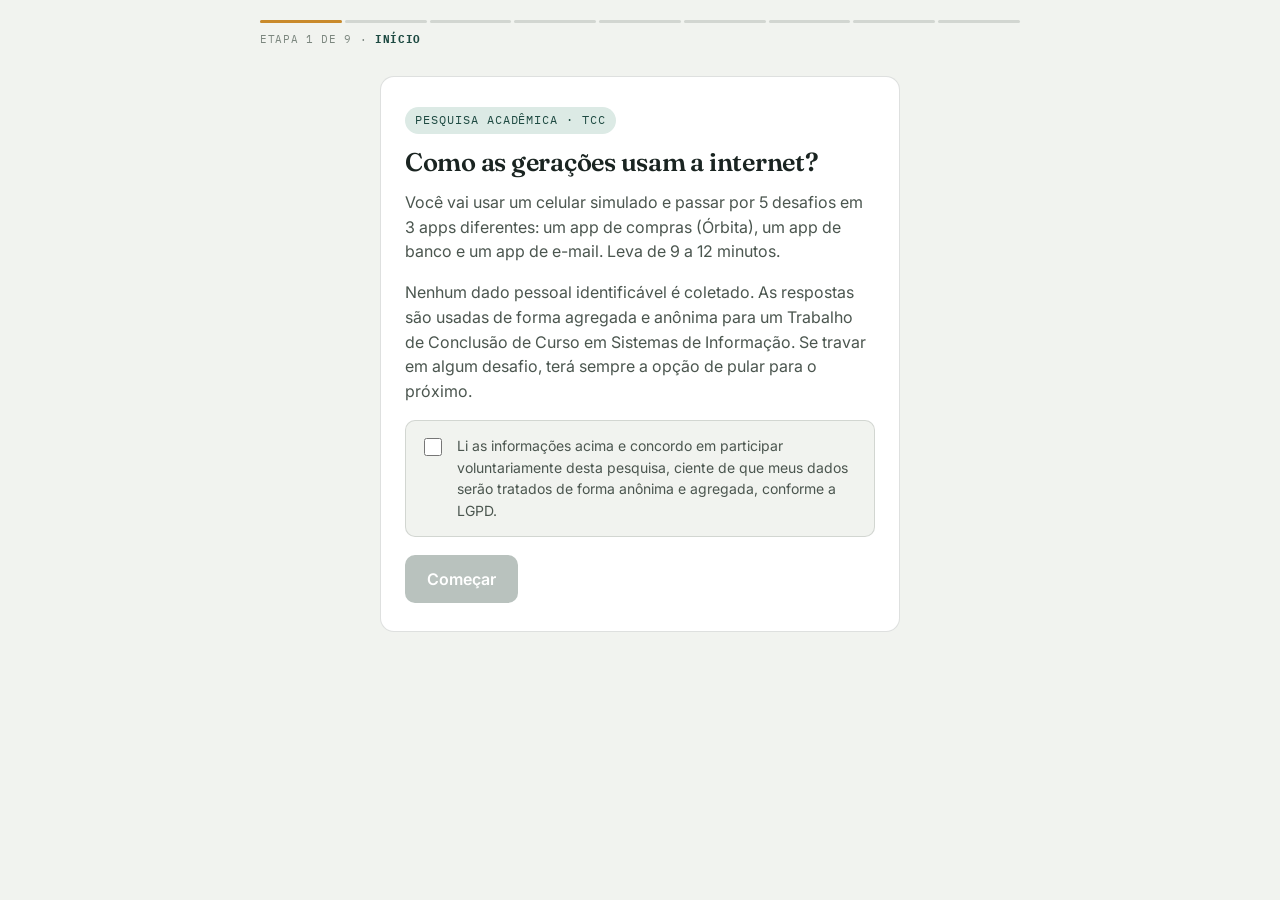
<file: testes/index-6.html>
<!DOCTYPE html>
<html lang="pt-BR">
<head>
<meta charset="UTF-8">
<meta name="viewport" content="width=device-width, initial-scale=1.0">
<title>Simulador de Celular — Estudo de Comportamento Digital</title>

<script>(function(w,d,s,l,i){w[l]=w[l]||[];w[l].push({'gtm.start':
new Date().getTime(),event:'gtm.js'});var f=d.getElementsByTagName(s)[0],
j=d.createElement(s),dl=l!='dataLayer'?'&l='+l:'';j.async=true;j.src=
'https://www.googletagmanager.com/gtm.js?id='+i+dl;f.parentNode.insertBefore(j,f);
})(window,document,'script','dataLayer','GTM-XXXXXXX');</script>

<link rel="preconnect" href="https://fonts.googleapis.com">
<link rel="preconnect" href="https://fonts.gstatic.com" crossorigin>
<link href="https://fonts.googleapis.com/css2?family=Fraunces:opsz,wght@9..144,400;9..144,500;9..144,600;9..144,700&family=Inter:wght@400;500;600;700&family=IBM+Plex+Mono:wght@400;500;600&display=swap" rel="stylesheet">

<style>
  :root{
    --bg:#F1F3EF; --paper:#FFFFFF; --ink:#1A2421; --ink-soft:#4B564F; --ink-faint:#7C877F;
    --teal:#2F6F63; --teal-dark:#1E4A42; --teal-pale:#DCEAE5;
    --mustard:#C98A2B; --mustard-pale:#F4E6C9;
    --rust:#A6432B; --rust-pale:#F3DFD8;
    --line:rgba(26,36,33,0.14); --radius:14px;
    --font-display:'Fraunces', serif; --font-body:'Inter', sans-serif; --font-mono:'IBM Plex Mono', monospace;
  }
  *{box-sizing:border-box;}
  body{margin:0;background:var(--bg);color:var(--ink);font-family:var(--font-body);font-size:17px;line-height:1.55;-webkit-font-smoothing:antialiased;}
  h1,h2,h3{font-family:var(--font-display);font-weight:600;line-height:1.15;margin:0 0 .5em;letter-spacing:-0.01em;}
  p{margin:0 0 1em;}
  button{font-family:inherit;}
  a{color:var(--teal-dark);}
  :focus-visible{outline:3px solid var(--mustard); outline-offset:2px;}
  @media (prefers-reduced-motion: reduce){*{animation-duration:.01ms !important; transition-duration:.01ms !important;}}

  .app{max-width:800px;margin:0 auto;min-height:100vh;display:flex;flex-direction:column;}
  body.phone-active{overflow:hidden;}
  body.phone-active .app{height:100vh;overflow:hidden;}

  .stepper{padding:20px 20px 0;}
  body.phone-active .stepper{padding:10px 16px 0;flex-shrink:0;}
  .stepper-track{display:flex;align-items:center;gap:3px;}
  .stepper-seg{flex:1;height:3px;background:var(--line);border-radius:3px;position:relative;overflow:hidden;}
  .stepper-seg::after{content:'';position:absolute;inset:0;background:var(--teal);transform:scaleX(0);transform-origin:left;transition:transform .4s ease;}
  .stepper-seg.done::after{transform:scaleX(1);}
  .stepper-seg.active::after{transform:scaleX(1); background:var(--mustard);}
  .stepper-label{font-family:var(--font-mono);font-size:11px;letter-spacing:.06em;color:var(--ink-faint);text-transform:uppercase;margin-top:8px;}
  .stepper-label b{color:var(--teal-dark);}

  main{flex:1;padding:28px 20px 60px;}
  body.phone-active main{padding:8px 12px 6px;overflow:hidden;display:flex;flex-direction:column;min-height:0;}
  .card{background:var(--paper);border:1px solid var(--line);border-radius:var(--radius);padding:28px 24px;max-width:520px;margin:0 auto;}
  .eyebrow{font-family:var(--font-mono);font-size:12px;letter-spacing:.08em;text-transform:uppercase;color:var(--teal-dark);background:var(--teal-pale);display:inline-block;padding:4px 10px;border-radius:20px;margin-bottom:14px;}
  .lead{color:var(--ink-soft); font-size:16px;}

  .btn{appearance:none;border:none;border-radius:10px;padding:14px 22px;font-size:16px;font-weight:600;cursor:pointer;transition:transform .15s ease, background .15s ease, border-color .15s ease;min-height:48px;}
  .btn:active{transform:scale(.98);}
  .btn-primary{background:var(--teal); color:#fff;}
  .btn-primary:hover{background:var(--teal-dark);}
  .btn-primary:disabled{background:#B9C2BE; cursor:not-allowed;}
  .btn-ghost{background:transparent; color:var(--teal-dark); border:1.5px solid var(--line);}
  .btn-ghost:hover{border-color:var(--teal);}
  .btn-outline-teal{background:#fff;color:var(--teal-dark);border:2px solid var(--teal);}
  .btn-sm{padding:8px 14px;font-size:13px;min-height:36px;}
  .btn-row{display:flex; gap:10px; margin-top:18px; flex-wrap:wrap;}
  .link-btn{background:none;border:none;text-decoration:underline;cursor:pointer;color:var(--teal-dark);padding:0;font-size:14px;}

  .choice-group{margin-bottom:24px;}
  .choice-group>label.group-label{display:block;font-weight:600;margin-bottom:10px;font-size:15px;}
  .choice-options{display:flex; flex-wrap:wrap; gap:10px;}
  .choice-pill{border:1.5px solid var(--line);border-radius:10px;padding:12px 16px;cursor:pointer;font-size:15px;background:#fff;min-height:48px;display:flex;align-items:center;transition:border-color .15s, background .15s;flex:1 1 auto;justify-content:center;text-align:center;}
  .choice-pill.selected{border-color:var(--teal); background:var(--teal-pale); color:var(--teal-dark); font-weight:600;}

  .consent-box{display:flex;gap:12px;align-items:flex-start;background:var(--bg);border:1px solid var(--line);border-radius:10px;padding:14px;margin-top:16px;font-size:14px;color:var(--ink-soft);}
  .consent-box input{margin-top:3px; width:18px; height:18px; flex-shrink:0;}

  .task-banner{background:var(--mustard-pale);border:1px solid var(--mustard);border-radius:10px;padding:14px 16px;margin:0 auto 16px;max-width:400px;font-size:14.5px;}
  .task-banner .tag{font-family:var(--font-mono);font-size:11px;letter-spacing:.06em;text-transform:uppercase;color:#8a5f1e;display:block;margin-bottom:4px;}
  .hint-text{font-size:13px;color:#8a5f1e;margin-top:10px;font-style:italic;}
  .skip-link{background:none;border:none;color:var(--ink-faint);text-decoration:underline;font-size:12px;cursor:pointer;margin-top:12px;display:block;padding:0;}
  body.phone-active .task-banner{flex-shrink:0;margin:0 auto 8px;padding:10px 14px;font-size:13px;}
  .phone-footer{flex-shrink:0;max-width:400px;margin:4px auto 0;text-align:center;}

  input[type=text], input[type=email], input[type=date]{width:100%;padding:12px 14px;border:1.5px solid var(--line);border-radius:8px;font-size:15px;font-family:inherit;min-height:46px;background:#fff;}
  input:focus{border-color:var(--teal);}
  .field{margin-bottom:14px; position:relative;}
  .field label{display:block; font-size:13px; font-weight:600; margin-bottom:5px;}
  .field-error{color:var(--rust);background:var(--rust-pale);border:1px solid var(--rust);border-radius:8px;padding:8px 12px;font-size:12.5px;margin-top:6px;display:none;}
  .field-error.show{display:block;}

  .password-wrap{position:relative;}
  .password-wrap input{padding-right:44px;}
  .pw-toggle{position:absolute;right:4px;top:50%;transform:translateY(-50%);background:none;border:none;cursor:pointer;font-size:16px;padding:8px;color:var(--ink-faint);line-height:1;}
  .pw-toggle:hover{color:var(--teal-dark);}

  .btn-danger{background:var(--rust); color:#fff;}
  .btn-danger:hover{background:#852f1c;}

  .go-home-banner{background:var(--teal-pale);border:1.5px solid var(--teal);border-radius:10px;padding:12px 14px;margin-bottom:14px;}
  .go-home-banner p{margin:0 0 10px;font-weight:600;font-size:13.5px;color:var(--teal-dark);}

  .likert-q{margin-bottom:26px;}
  .likert-q p{font-weight:600; margin-bottom:10px;}
  .likert-scale{display:flex; gap:6px; justify-content:space-between;}
  .likert-opt{flex:1;text-align:center;border:1.5px solid var(--line);border-radius:8px;padding:10px 4px;cursor:pointer;font-size:13px;min-height:46px;display:flex;align-items:center;justify-content:center;}
  .likert-opt.selected{border-color:var(--teal); background:var(--teal-pale); font-weight:700; color:var(--teal-dark);}
  .likert-caption{display:flex; justify-content:space-between; font-size:11px; color:var(--ink-faint); margin-top:4px;}

  .result-badge{text-align:center;padding:32px 20px;background:var(--teal-dark);color:#fff;border-radius:var(--radius);margin-bottom:20px;max-width:520px;margin-left:auto;margin-right:auto;}
  .result-badge .eyebrow{background:rgba(255,255,255,0.15); color:#fff;}
  .result-badge h2{font-size:32px; color:#fff; margin-bottom:6px;}
  .result-badge p{color:rgba(255,255,255,0.8); margin:0;}
  .stat-row{display:flex; gap:12px; margin-top:20px; flex-wrap:wrap;}
  .stat{flex:1 1 100px;background:var(--bg);border-radius:10px;padding:12px 14px;text-align:center;}
  .stat .num{font-family:var(--font-mono); font-size:18px; font-weight:600; color:var(--teal-dark);}
  .stat .lbl{font-size:11px; color:var(--ink-faint); text-transform:uppercase; letter-spacing:.04em;}

  .step-section{display:none;}
  .step-section.active{display:block; animation:fadein .35s ease;}
  .step-section[data-step="phone-flow"].active{display:flex;flex-direction:column;flex:1;min-height:0;animation:fadein .35s ease;}
  @keyframes fadein{from{opacity:0; transform:translateY(6px);} to{opacity:1; transform:translateY(0);}}

  /* ===================== TELEFONE ===================== */
  .phone-wrap{flex:1;min-height:0;display:flex;justify-content:center;align-items:center;padding:4px 8px;overflow:hidden;}
  .phone{display:flex;flex-direction:column;height:min(100%, 640px);width:auto;aspect-ratio:375/660;max-width:min(380px, 90vw);background:#111417;border-radius:40px;padding:10px;box-shadow:0 30px 60px rgba(0,0,0,.28), 0 0 0 2px rgba(0,0,0,.35);transition:height .25s ease;}
  .phone-wrap.app-open .phone{height:min(100%, 520px);}
  .phone-screen{flex:1;min-height:0;background:#fff;border-radius:30px;overflow:hidden;position:relative;display:flex;flex-direction:column;}
  .status-bar{height:36px;flex-shrink:0;display:flex;align-items:center;justify-content:space-between;padding:0 22px;font-family:var(--font-mono);font-size:12px;font-weight:600;position:relative;z-index:6;background:transparent;}
  .status-bar.on-dark{color:#fff;}
  .status-bar.on-light{color:var(--ink);}
  .notch{position:absolute;top:6px;left:50%;transform:translateX(-50%);width:80px;height:20px;background:#111;border-radius:14px;z-index:7;}
  .screen-body{flex:1;min-height:0;overflow-y:auto;-webkit-overflow-scrolling:touch;position:relative;}
  .home-indicator{height:22px;flex-shrink:0;display:flex;align-items:center;justify-content:center;cursor:pointer;background:transparent;}
  .home-indicator::after{content:'';width:120px;height:5px;border-radius:3px;background:rgba(0,0,0,.35);}
  .phone-view{display:none;min-height:100%;}
  .phone-view.on{display:block;}

  .home-screen{min-height:100%;background:linear-gradient(160deg,#2F6F63,#122421);padding:16px 18px 10px;display:flex;flex-direction:column;}
  .app-grid{display:grid;grid-template-columns:repeat(4,1fr);gap:18px 8px;margin-top:6px;margin-bottom:auto;}
  .app-icon-wrap{display:flex;flex-direction:column;align-items:center;gap:6px;cursor:pointer;}
  .app-icon{width:54px;height:54px;border-radius:15px;display:flex;align-items:center;justify-content:center;font-size:24px;color:#fff;position:relative;box-shadow:0 3px 6px rgba(0,0,0,.2);}
  .app-icon .badge{position:absolute;top:-5px;right:-5px;background:#ff3b30;color:#fff;font-size:10px;border-radius:50%;width:18px;height:18px;display:flex;align-items:center;justify-content:center;font-family:var(--font-mono);border:2px solid #17332e;}
  .app-label{font-size:10.5px;color:#fff;text-align:center;text-shadow:0 1px 2px rgba(0,0,0,.3);}
  .dock{display:flex;justify-content:space-around;background:rgba(255,255,255,.16);border-radius:22px;padding:10px 6px;margin:14px 0 4px;backdrop-filter:blur(4px);}

  .app-screen{display:flex;flex-direction:column;min-height:100%;}
  .app-topbar{display:flex;align-items:center;gap:8px;padding:12px 16px;border-bottom:1px solid var(--line);font-weight:700;font-size:15px;background:#fff;position:sticky;top:0;z-index:3;}
  .back-btn{background:none;border:none;font-size:20px;cursor:pointer;color:var(--teal-dark);padding:0;line-height:1;}
  .app-content{padding:16px;flex:1;}
  .app-content.no-pad{padding:0;}

  .tab-bar{display:flex;border-top:1px solid var(--line);background:#fff;position:sticky;bottom:0;z-index:3;}
  .tab-item{flex:1;display:flex;flex-direction:column;align-items:center;gap:2px;padding:9px 0 7px;cursor:pointer;font-size:10.5px;color:var(--ink-faint);background:none;border:none;font-family:inherit;}
  .tab-item.active{color:var(--teal-dark);font-weight:700;}
  .tab-item .tab-icon{font-size:18px;}

  .dash-cards{display:grid;grid-template-columns:1fr 1fr;gap:10px;margin-bottom:18px;}
  .dash-card{background:var(--bg);border-radius:10px;padding:12px;}
  .dash-card .dash-num{font-family:var(--font-mono);font-size:16px;font-weight:600;color:var(--teal-dark);}
  .dash-card .dash-lbl{font-size:10.5px;color:var(--ink-faint);}

  .settings-list{margin-top:4px;}
  .settings-row{display:block;width:100%;text-align:left;background:none;border:none;border-bottom:1px solid var(--line);padding:13px 2px;font-size:14.5px;cursor:pointer;color:var(--ink);font-family:inherit;}
  .settings-row.danger{color:var(--rust);font-weight:600;}
  .settings-row:hover{background:var(--bg);}

  .preview-card{position:relative;background:var(--bg);border:1px solid var(--line);border-radius:10px;padding:16px;padding-right:46px;margin-bottom:14px;}
  .aa-btn{width:28px;height:28px;border-radius:50%;border:1.5px solid var(--line);background:#fff;font-family:var(--font-mono);font-weight:700;font-size:10.5px;cursor:pointer;position:absolute;top:12px;right:12px;}
  .aa-popover{position:absolute;top:44px;right:12px;background:#fff;border:1px solid var(--line);border-radius:8px;box-shadow:0 8px 20px rgba(26,36,33,.14);padding:6px;display:none;gap:6px;z-index:20;}
  .aa-popover.open{display:flex;}
  .font-btn{width:32px;height:32px;border-radius:8px;border:1.5px solid var(--line);background:#fff;font-family:var(--font-mono);font-weight:600;cursor:pointer;}

  .filter-drawer{border:1px solid var(--line);border-radius:10px;padding:12px;margin-bottom:12px;background:var(--bg);}
  .filter-group{margin-bottom:10px;}
  .filter-group .flabel{font-size:11px;font-weight:700;text-transform:uppercase;letter-spacing:.03em;color:var(--ink-faint);margin-bottom:5px;display:block;}
  .checkbox-row{display:flex;align-items:center;gap:7px;margin-bottom:5px;font-size:13.5px;}
  .checkbox-row input{width:16px;height:16px;flex-shrink:0;}
  .price-range{display:flex;gap:6px;align-items:center;}
  .price-range input{min-height:38px;padding:7px 9px;font-size:13.5px;}
  .filter-chips{display:flex;flex-wrap:wrap;gap:6px;margin-bottom:12px;}
  .filter-chip{background:var(--teal-pale);color:var(--teal-dark);border-radius:20px;padding:5px 9px;font-size:11px;display:flex;align-items:center;gap:5px;}
  .filter-chip button{background:none;border:none;color:var(--teal-dark);cursor:pointer;font-weight:700;padding:0;font-size:12px;}

  .product-grid{display:grid;grid-template-columns:1fr 1fr;gap:10px;}
  .product-card{border:1px solid var(--line);border-radius:10px;padding:10px;background:#fafaf8;}
  .product-card .thumb{height:52px;border-radius:6px;background:var(--teal-pale);margin-bottom:6px;}
  .product-card .pname{font-size:12.5px;font-weight:700;margin-bottom:1px;}
  .product-card .pcat{font-size:10px;color:var(--ink-faint);margin-bottom:2px;}
  .product-card .pprice{font-family:var(--font-mono);font-size:12px;color:var(--teal-dark);margin-bottom:6px;}
  .product-card .pbtns{display:flex;flex-direction:column;gap:5px;}
  .out-of-stock{opacity:.55;}

  .payment-options{display:flex;flex-direction:column;gap:8px;margin:14px 0;}
  .payment-card{border:1.5px solid var(--line);border-radius:10px;padding:12px 14px;cursor:pointer;display:flex;justify-content:space-between;align-items:center;font-size:14px;}
  .payment-card.selected{border-color:var(--teal);background:var(--teal-pale);}
  .payment-card .pm-badge{font-size:10px;background:var(--mustard);color:#fff;padding:2px 7px;border-radius:10px;margin-left:6px;}
  .payment-card input{width:17px;height:17px;margin-right:9px;}

  .review-card{background:var(--bg);border-radius:10px;padding:14px;margin:14px 0;font-size:13.5px;}
  .review-card .rlabel{color:var(--ink-faint);font-size:11px;text-transform:uppercase;letter-spacing:.03em;margin-top:7px;}
  .review-card .rvalue{margin:2px 0 0;font-weight:600;}

  .contact-list{max-height:150px;overflow:auto;border:1px solid var(--line);border-radius:8px;margin-top:6px;}
  .contact-item{padding:9px 11px;font-size:13.5px;cursor:pointer;border-bottom:1px solid var(--line);}
  .contact-item:last-child{border-bottom:none;}
  .contact-item.selected{background:var(--teal-pale);font-weight:600;color:var(--teal-dark);}
  .pix-preview{background:var(--teal-pale);border-radius:8px;padding:9px 12px;font-size:12px;margin-top:7px;color:var(--teal-dark);}

  .quick-actions{display:grid;grid-template-columns:repeat(4,1fr);gap:8px;margin-top:16px;}
  .quick-action{display:flex;flex-direction:column;align-items:center;gap:5px;cursor:pointer;}
  .quick-action .qa-icon{width:44px;height:44px;border-radius:13px;background:var(--teal-pale);display:flex;align-items:center;justify-content:center;font-size:18px;}
  .quick-action .qa-label{font-size:10.5px;color:var(--ink-soft);}
  .balance-card{background:var(--teal-dark);color:#fff;border-radius:12px;padding:18px;text-align:center;margin-top:4px;}
  .balance-card .blbl{font-size:11px;opacity:.8;}
  .balance-card .bnum{font-family:var(--font-mono);font-size:24px;font-weight:600;margin-top:4px;}

  .mail-item{display:flex;gap:9px;padding:13px 16px;border-bottom:1px solid var(--line);cursor:pointer;}
  .mail-item.scam{background:linear-gradient(135deg,#fffaf0,#fff1f1);}
  .mail-item .mail-dot{width:7px;height:7px;border-radius:50%;background:var(--teal);flex-shrink:0;margin-top:6px;}
  .mail-item .mail-body{flex:1;min-width:0;}
  .mail-item .mail-sender{font-weight:700;font-size:13px;}
  .mail-item .mail-subject{font-size:12.5px;font-weight:600;margin:1px 0;}
  .mail-item .mail-snippet{font-size:11.5px;color:var(--ink-faint);white-space:nowrap;overflow:hidden;text-overflow:ellipsis;}
  .mail-item .mail-time{font-size:10.5px;color:var(--ink-faint);flex-shrink:0;}

  .inert-screen{display:flex;flex-direction:column;align-items:center;justify-content:center;text-align:center;padding:40px 24px;min-height:100%;}
  .inert-screen .emoji{font-size:40px;margin-bottom:14px;}

  .modal-overlay{position:fixed;inset:0;background:rgba(0,0,0,.5);display:none;align-items:center;justify-content:center;z-index:60;padding:20px;}
  .modal-overlay.open{display:flex;}
  .modal-box{background:#fff;border-radius:12px;padding:22px;max-width:340px;width:100%;}
  .modal-box .fine{font-size:12px;color:var(--ink-faint);}
  .modal-box .manage-link{background:none;border:none;color:var(--ink-faint);text-decoration:underline;font-size:13px;cursor:pointer;padding:6px 0;}

  @media (max-width:520px){
    main{padding:16px 0 40px;}
    body.phone-active main{padding:6px 8px 4px;}
    .card, .task-banner, .result-badge{margin-left:16px;margin-right:16px;}
  }
</style>
</head>
<body>

<noscript><iframe src="https://www.googletagmanager.com/ns.html?id=GTM-XXXXXXX" height="0" width="0" style="display:none;visibility:hidden"></iframe></noscript>

<div class="app">
  <div class="stepper" id="stepper">
    <div class="stepper-track" id="stepperTrack"></div>
    <div class="stepper-label" id="stepperLabel"></div>
  </div>

  <main>

    <section class="step-section" data-step="welcome">
      <div class="card">
        <span class="eyebrow">Pesquisa acadêmica · TCC</span>
        <h1>Como as gerações usam a internet?</h1>
        <p class="lead">Você vai usar um celular simulado e passar por 5 desafios em 3 apps diferentes: um app de compras (Órbita), um app de banco e um app de e-mail. Leva de 9 a 12 minutos.</p>
        <p class="lead">Nenhum dado pessoal identificável é coletado. As respostas são usadas de forma agregada e anônima para um Trabalho de Conclusão de Curso em Sistemas de Informação. Se travar em algum desafio, terá sempre a opção de pular para o próximo.</p>
        <div class="consent-box">
          <input type="checkbox" id="consentCheck">
          <label for="consentCheck">Li as informações acima e concordo em participar voluntariamente desta pesquisa, ciente de que meus dados serão tratados de forma anônima e agregada, conforme a LGPD.</label>
        </div>
        <div class="btn-row"><button class="btn btn-primary" id="btnStart" disabled>Começar</button></div>
      </div>
    </section>

    <section class="step-section" data-step="profile">
      <div class="card">
        <span class="eyebrow">Etapa 1 de 8</span>
        <h2>Rapidamente, sobre você</h2>
        <p class="lead">Só isso — nada de nome, e-mail ou dados de contato reais.</p>
        <div class="choice-group">
          <label class="group-label">Sua faixa etária</label>
          <div class="choice-options" data-group="faixa">
            <label class="choice-pill" data-value="18-29">18–29</label>
            <label class="choice-pill" data-value="30-49">30–49</label>
            <label class="choice-pill" data-value="50-64">50–64</label>
            <label class="choice-pill" data-value="65+">65+</label>
          </div>
        </div>
        <div class="choice-group">
          <label class="group-label">Como você avalia sua familiaridade com tecnologia?</label>
          <div class="choice-options" data-group="afinidade">
            <label class="choice-pill" data-value="baixa">Baixa</label>
            <label class="choice-pill" data-value="media">Média</label>
            <label class="choice-pill" data-value="alta">Alta</label>
          </div>
        </div>
        <div class="btn-row"><button class="btn btn-primary" id="btnProfileNext" disabled>Continuar</button></div>
      </div>
    </section>

    <!-- ===== DESAFIOS 1-5: dentro do celular ===== -->
    <section class="step-section" data-step="phone-flow">
      <div class="task-banner" id="challengeBanner"></div>

      <div class="phone-wrap">
        <div class="phone">
          <div class="phone-screen">
            <div class="notch"></div>
            <div class="status-bar" id="statusBar"><span>9:41</span><span>📶 🔋</span></div>

            <div class="screen-body">

              <!-- TELA INICIAL -->
              <div class="phone-view on" id="phoneHome">
                <div class="home-screen">
                  <div class="app-grid">
                    <div class="app-icon-wrap" data-app="fotos"><div class="app-icon" style="background:#8e8e93">📷</div><span class="app-label">Fotos</span></div>
                    <div class="app-icon-wrap" data-app="calc"><div class="app-icon" style="background:#5c5c60">🧮</div><span class="app-label">Calculadora</span></div>
                    <div class="app-icon-wrap" data-app="mapas"><div class="app-icon" style="background:#34a853">🗺️</div><span class="app-label">Mapas</span></div>
                    <div class="app-icon-wrap" data-app="ajustes"><div class="app-icon" style="background:#5c5c60">⚙️</div><span class="app-label">Ajustes</span></div>
                    <div class="app-icon-wrap" data-app="orbita"><div class="app-icon" style="background:#2F6F63">Ó</div><span class="app-label">Órbita</span></div>
                    <div class="app-icon-wrap" data-app="banco"><div class="app-icon" style="background:#2A4B7C">🏦</div><span class="app-label">Banco</span></div>
                    <div class="app-icon-wrap" data-app="email"><div class="app-icon" style="background:#D9643A">✉️<span class="badge">4</span></div><span class="app-label">E-mail</span></div>
                    <div class="app-icon-wrap" data-app="notas"><div class="app-icon" style="background:#c9a227">📝</div><span class="app-label">Notas</span></div>
                  </div>
                  <div class="dock">
                    <div class="app-icon-wrap" data-app="telefone"><div class="app-icon" style="background:#34C759">📞</div></div>
                    <div class="app-icon-wrap" data-app="mensagens"><div class="app-icon" style="background:#30D158">💬</div></div>
                    <div class="app-icon-wrap" data-app="safari"><div class="app-icon" style="background:#0A84FF">🧭</div></div>
                    <div class="app-icon-wrap" data-app="musica"><div class="app-icon" style="background:#FA2D6E">🎵</div></div>
                  </div>
                </div>
              </div>

              <!-- APP ÓRBITA -->
              <div class="phone-view" id="phoneOrbita">
                <div class="app-screen" id="orbitaLoginScreen">
                  <div class="app-topbar"><button class="back-btn" id="backFromLogin">←</button>Órbita</div>
                  <div class="app-content">
                    <p class="lead" id="d1Instruction" style="font-size:14px">Entre com o e-mail <b>ana.silva@email.com</b> e a senha <b>SenhaAntiga123</b>.</p>
                    <div id="loginPanel">
                      <div class="field"><label>E-mail</label><input type="text" id="loginEmail" value="ana.silva@email.com"></div>
                      <div class="field"><label>Senha</label>
                        <div class="password-wrap">
                          <input type="password" id="loginSenha" placeholder="Digite sua senha">
                          <button type="button" class="pw-toggle" id="toggleLoginSenha" aria-label="Mostrar senha">👁️</button>
                        </div>
                      </div>
                      <div class="field-error" id="loginError">Senha incorreta. Verifique e tente novamente ou use "Esqueci minha senha".</div>
                      <div class="btn-row"><button class="btn btn-primary" id="btnEntrar" style="width:100%">Entrar</button></div>
                      <p style="margin-top:12px;text-align:center"><button class="link-btn" id="linkEsqueciSenha">Esqueci minha senha</button></p>
                      <div class="btn-row" style="margin-top:8px;border-top:1px solid var(--line);padding-top:14px">
                        <button class="btn btn-ghost btn-sm" id="btnCriarConta">Criar conta</button>
                        <button class="btn btn-outline-teal btn-sm" id="btnGoogleLogin">Entrar com Google</button>
                      </div>
                    </div>
                    <div id="recuperarPanel" hidden>
                      <div id="recStageEmail">
                        <h3 style="font-size:16px">Recuperar senha</h3>
                        <div class="field"><label>Confirme seu e-mail</label><input type="text" id="recEmail" value="ana.silva@email.com"></div>
                        <div class="btn-row"><button class="btn btn-primary" id="btnEnviarCodigo" style="width:100%">Enviar código</button></div>
                      </div>
                      <div id="recStageCode" hidden>
                        <div class="go-home-banner">
                          <p>📩 Enviamos um código de verificação para o seu e-mail cadastrado.</p>
                          <button class="btn btn-primary btn-sm" id="btnIrParaEmailCodigo" style="width:100%">🏠 Ir para a tela inicial e abrir o E-mail</button>
                        </div>
                        <div class="field"><label>Código de verificação</label><input type="text" id="recCodigo" placeholder="0000" inputmode="numeric"></div>
                        <div class="field-error" id="recCodigoError">Código inválido.</div>
                        <div class="btn-row"><button class="btn btn-primary" id="btnConfirmarCodigo" style="width:100%">Confirmar código</button></div>
                      </div>
                      <div id="recStageNewPass" hidden>
                        <div class="field"><label>Nova senha</label>
                          <div class="password-wrap">
                            <input type="password" id="novaSenha1">
                            <button type="button" class="pw-toggle" id="toggleNovaSenha1" aria-label="Mostrar senha">👁️</button>
                          </div>
                        </div>
                        <div class="field"><label>Confirmar nova senha</label>
                          <div class="password-wrap">
                            <input type="password" id="novaSenha2">
                            <button type="button" class="pw-toggle" id="toggleNovaSenha2" aria-label="Mostrar senha">👁️</button>
                          </div>
                        </div>
                        <div class="field-error" id="novaSenhaError">As senhas não coincidem ou têm menos de 6 caracteres.</div>
                        <div class="btn-row"><button class="btn btn-primary" id="btnRedefinirSenha" style="width:100%">Redefinir senha</button></div>
                      </div>
                      <div id="recStageSucesso" hidden>
                        <p class="lead">✅ Senha redefinida com sucesso.</p>
                        <div class="btn-row"><button class="btn btn-primary" id="btnVoltarLogin" style="width:100%">Voltar para login</button></div>
                      </div>
                    </div>
                  </div>
                </div>

                <div class="app-screen" id="orbitaMainScreen" hidden>
                  <div class="app-topbar">Órbita</div>
                  <div class="app-content" id="orbitaContent">

                    <div id="orbitaHomeDash">
                      <div class="dash-cards">
                        <div class="dash-card"><div class="dash-num" id="dashPedidos">0</div><div class="dash-lbl">Pedidos</div></div>
                        <div class="dash-card"><div class="dash-num" id="dashSaldo">R$ 1.240</div><div class="dash-lbl">Saldo disponível</div></div>
                      </div>
                      <p class="lead" style="font-size:13.5px">Use as abas abaixo para navegar pelo app.</p>
                    </div>

                    <div id="orbitaLoja" hidden>
                      <div id="lojaFiltro">
                        <div class="filter-drawer">
                          <div class="filter-group">
                            <span class="flabel">Categoria</span>
                            <div class="checkbox-row"><input type="checkbox" class="catCheck" value="pequenos" id="catPequenos"><label for="catPequenos">Móveis pequenos</label></div>
                            <div class="checkbox-row"><input type="checkbox" class="catCheck" value="grandes" id="catGrandes"><label for="catGrandes">Móveis grandes</label></div>
                            <div class="checkbox-row"><input type="checkbox" class="catCheck" value="decoracao" id="catDecoracao"><label for="catDecoracao">Decoração</label></div>
                            <div class="checkbox-row"><input type="checkbox" class="catCheck" value="iluminacao" id="catIluminacao"><label for="catIluminacao">Iluminação</label></div>
                          </div>
                          <div class="filter-group">
                            <span class="flabel">Faixa de preço</span>
                            <div class="price-range"><input type="text" id="precoMin" placeholder="De R$"><span>—</span><input type="text" id="precoMax" placeholder="Até R$"></div>
                          </div>
                          <div class="filter-group">
                            <div class="checkbox-row"><input type="checkbox" id="somenteEstoque"><label for="somenteEstoque">Somente em estoque</label></div>
                          </div>
                          <div class="btn-row" style="margin-top:0">
                            <button class="btn btn-primary btn-sm" id="btnAplicarFiltro">Aplicar</button>
                            <button class="btn btn-ghost btn-sm" id="btnLimparFiltro">Limpar</button>
                          </div>
                        </div>
                        <div class="filter-chips" id="filterChips"></div>
                        <div class="product-grid" id="productGrid"></div>
                      </div>
                      <div id="lojaPagamento" hidden>
                        <h3 style="font-size:16px">Finalizar compra</h3>
                        <div class="review-card"><div class="rlabel">Produto</div><div class="rvalue" id="checkoutProdutoNome"></div></div>
                        <p class="lead" style="margin-top:12px;margin-bottom:0;font-size:14px">Escolha a forma de pagamento:</p>
                        <div class="payment-options" id="paymentOptions">
                          <label class="payment-card selected" data-method="cartao"><span><input type="radio" name="pm" checked>Cartão de crédito</span></label>
                          <label class="payment-card" data-method="pix"><span><input type="radio" name="pm">Pix</span><span class="pm-badge">5% off</span></label>
                          <label class="payment-card" data-method="boleto"><span><input type="radio" name="pm">Boleto</span></label>
                        </div>
                        <div class="field-error" id="pagamentoError">Verifique a forma de pagamento — o desafio pede Pix.</div>
                        <div class="btn-row"><button class="btn btn-primary" id="btnFinalizarCompra" style="width:100%">Finalizar compra</button></div>
                      </div>
                      <div id="lojaSucesso" hidden>
                        <p class="lead">✅ Compra finalizada com pagamento via Pix.</p>
                        <div class="btn-row"><button class="btn btn-primary" id="btnContinuarLoja" style="width:100%">Continuar</button></div>
                      </div>
                    </div>

                    <div id="orbitaConta" hidden>
                      <div id="contaPerfil">
                        <h3 style="font-size:16px">Meus dados</h3>
                        <div class="field"><label>Nome</label><input type="text" id="perfilNome" value="Ana Silva"></div>
                        <div class="field"><label>E-mail</label><input type="text" id="perfilEmail" value="ana.silva@email.com" disabled></div>
                        <div class="field"><label>Telefone</label><input type="text" id="perfilTelefone" placeholder="(00) 00000-0000"></div>
                        <div class="field-error" id="perfilError">Informe um telefone válido.</div>
                        <div class="btn-row"><button class="btn btn-primary" id="btnSalvarPerfil" style="width:100%">Salvar alterações</button></div>
                      </div>
                      <div id="contaFonte" hidden>
                        <div class="preview-card">
                          <button class="aa-btn" id="aaBtn">Aa</button>
                          <div class="aa-popover" id="aaPopover">
                            <button class="font-btn" id="fontMinusInline">A−</button>
                            <button class="font-btn" id="fontPlusInline">A+</button>
                          </div>
                          <h3 style="font-size:15px">Prévia do seu perfil</h3>
                          <p style="font-size:14px">Ana Silva é membro da Órbita desde 2022. Gosta de decoração autoral e prefere pagar via Pix.</p>
                        </div>
                        <div class="btn-row"><button class="btn btn-primary" id="btnContinuarFonte" style="width:100%" disabled>Continuar</button></div>
                      </div>
                      <div id="contaSairHunt" hidden>
                        <p class="lead" style="font-size:14px">Encontre a opção de sair da conta na lista abaixo.</p>
                        <div class="settings-list">
                          <button class="settings-row" data-key="pedidos">Seus pedidos</button>
                          <button class="settings-row" data-key="pagamento-salvo">Métodos de pagamento</button>
                          <button class="settings-row" data-key="enderecos">Endereços</button>
                          <button class="settings-row" data-key="notificacoes-pref">Preferências de notificação</button>
                          <button class="settings-row" data-key="ajuda">Central de ajuda</button>
                          <button class="settings-row" data-key="trocar-conta">Trocar de conta</button>
                          <button class="settings-row danger" data-key="sair">Sair</button>
                        </div>
                      </div>
                    </div>

                  </div>
                  <div class="tab-bar">
                    <button class="tab-item" data-tab="home"><span class="tab-icon">🏠</span>Início</button>
                    <button class="tab-item" data-tab="loja"><span class="tab-icon">🛍️</span>Loja</button>
                    <button class="tab-item" data-tab="conta"><span class="tab-icon">👤</span>Conta</button>
                  </div>
                </div>

                <div class="app-screen" id="orbitaSucessoConta" hidden>
                  <div class="app-topbar">Órbita</div>
                  <div class="app-content">
                    <p class="lead">✅ Você saiu da sua conta.</p>
                    <div class="btn-row"><button class="btn btn-primary" id="btnContinuarConta" style="width:100%">Continuar</button></div>
                  </div>
                </div>
              </div>

              <!-- APP BANCO -->
              <div class="phone-view" id="phoneBanco">
                <div class="app-screen" id="bancoHomeScreen">
                  <div class="app-topbar"><button class="back-btn" id="backFromBancoHome">←</button>Banco</div>
                  <div class="app-content">
                    <div class="balance-card"><div class="blbl">Saldo disponível</div><div class="bnum">R$ 590,00</div></div>
                    <div class="quick-actions">
                      <div class="quick-action" data-qa="pix"><div class="qa-icon">🔁</div><span class="qa-label">Pix</span></div>
                      <div class="quick-action" data-qa="pagar"><div class="qa-icon">🧾</div><span class="qa-label">Pagar</span></div>
                      <div class="quick-action" data-qa="extrato"><div class="qa-icon">📄</div><span class="qa-label">Extrato</span></div>
                      <div class="quick-action" data-qa="cartoes"><div class="qa-icon">💳</div><span class="qa-label">Cartões</span></div>
                    </div>
                  </div>
                </div>
                <div class="app-screen" id="bancoPixScreen" hidden>
                  <div class="app-topbar"><button class="back-btn" id="backFromPix">←</button>Fazer um Pix</div>
                  <div class="app-content">
                    <div id="pixFormView">
                      <div class="field"><label>Buscar destinatário favorito</label><input type="text" id="destSearch" placeholder="Digite um nome"></div>
                      <div class="contact-list" id="contactList"></div>
                      <div class="pix-preview" id="pixPreview" hidden></div>
                      <div class="field" style="margin-top:12px"><label>Valor</label><input type="text" id="valorPix" placeholder="R$ 0,00"></div>
                      <div class="field-error" id="pixError">Selecione um destinatário e informe um valor válido.</div>
                      <div class="btn-row"><button class="btn btn-primary" id="btnRevisarPix" style="width:100%">Revisar Pix</button></div>
                    </div>
                    <div id="pixReviewView" hidden>
                      <h3 style="font-size:16px">Revisar Pix</h3>
                      <div class="review-card" id="pixReviewContent"></div>
                      <div class="consent-box"><input type="checkbox" id="checkRevisadoPix"><label for="checkRevisadoPix">Confirmo que revisei os dados acima.</label></div>
                      <div class="field-error" id="confirmDecoyPixMsg">Isso adicionaria o destinatário aos favoritos. Use o botão "Confirmar Pix".</div>
                      <div class="btn-row" style="flex-direction:column">
                        <button class="btn btn-primary" id="btnConfirmarPix" disabled>Confirmar Pix</button>
                        <button class="btn btn-outline-teal" id="btnConfirmarPixFavorito" disabled>Confirmar e salvar como favorito</button>
                        <button class="btn btn-ghost" id="btnEditarPix">Editar</button>
                      </div>
                    </div>
                    <div id="pixSucessoView" hidden>
                      <p class="lead" style="margin-top:12px">✅ Pix enviado. Comprovante <span id="protocoloPix"></span>.</p>
                      <div class="btn-row"><button class="btn btn-primary" id="btnContinuarPix" style="width:100%">Continuar</button></div>
                    </div>
                  </div>
                </div>
              </div>

              <!-- APP E-MAIL -->
              <div class="phone-view" id="phoneEmail">
                <div class="app-screen" id="emailInboxScreen">
                  <div class="app-topbar"><button class="back-btn" id="backFromInbox">←</button>E-mail</div>
                  <div class="app-content no-pad" id="mailList"></div>
                </div>
                <div class="app-screen" id="emailMessageScreen" hidden>
                  <div class="app-topbar"><button class="back-btn" id="backFromMessage">←</button><span id="emailMsgSubject" style="font-size:14px"></span></div>
                  <div class="app-content">
                    <p style="font-size:12px;color:var(--ink-faint)" id="emailMsgMeta"></p>
                    <p style="font-size:14px" id="emailMsgBody"></p>
                    <div class="field-error" id="emailFalsePositiveMsg">Essa mensagem parece legítima. Volte e reveja as outras.</div>
                  </div>
                  <div id="emailMsgSucesso" hidden style="padding:0 16px 16px">
                    <p class="lead">✅ Mensagem identificada como golpe.</p>
                    <div class="btn-row"><button class="btn btn-primary" id="btnContinuarEmail" style="width:100%">Continuar</button></div>
                  </div>
                  <div class="btn-row" id="emailActionRow" style="padding:0 16px 16px">
                    <button class="btn btn-ghost btn-sm" id="btnArquivarEmail">Arquivar</button>
                    <button class="btn btn-danger btn-sm" id="btnReportarEmail">Marcar como suspeita</button>
                  </div>
                </div>
              </div>

              <!-- TELA INERTE (apps decorativos) -->
              <div class="phone-view" id="phoneInert">
                <div class="app-screen">
                  <div class="app-topbar"><button class="back-btn" id="backFromInert">←</button></div>
                  <div class="inert-screen">
                    <div class="emoji">🚫</div>
                    <p class="lead" id="inertMsg">Este app não está disponível nesta simulação.</p>
                  </div>
                </div>
              </div>

            </div>
            <div class="home-indicator" id="homeIndicator"></div>
          </div>
        </div>
      </div>

      <div class="phone-footer">
        <div class="hint-text" id="challengeHint" hidden></div>
        <button class="skip-link" id="skipChallengeBtn" hidden>Não estou conseguindo — pular este desafio</button>
      </div>
    </section>

    <section class="step-section" data-step="sus">
      <div class="card">
        <span class="eyebrow">Etapa 8 de 8</span>
        <h2>Últimas perguntas</h2>
        <div class="likert-q" data-q="1"><p>1. Consegui concluir os desafios sem ajuda externa.</p><div class="likert-scale"></div><div class="likert-caption"><span>Discordo totalmente</span><span>Concordo totalmente</span></div></div>
        <div class="likert-q" data-q="2"><p>2. Em algum momento me senti perdido(a) ou inseguro(a).</p><div class="likert-scale"></div><div class="likert-caption"><span>Discordo totalmente</span><span>Concordo totalmente</span></div></div>
        <div class="likert-q" data-q="3"><p>3. Em algum momento cliquei em algo achando que era outra coisa.</p><div class="likert-scale"></div><div class="likert-caption"><span>Discordo totalmente</span><span>Concordo totalmente</span></div></div>
        <div class="likert-q" data-q="4"><p>4. Eu usaria um celular como este no dia a dia sem dificuldade.</p><div class="likert-scale"></div><div class="likert-caption"><span>Discordo totalmente</span><span>Concordo totalmente</span></div></div>
        <div class="btn-row"><button class="btn btn-primary" id="btnSusSubmit" disabled>Ver resultado</button></div>
      </div>
    </section>

    <section class="step-section" data-step="result">
      <div class="result-badge">
        <span class="eyebrow">Seu perfil</span>
        <h2 id="resultTitle">—</h2>
        <p id="resultDesc">—</p>
      </div>
      <div class="card">
        <div class="stat-row" id="statRow"></div>
        <p class="lead" style="margin-top:20px">Obrigada por participar! Se quiser ajudar ainda mais a pesquisa, envie este link para alguém de uma geração diferente da sua.</p>
        <div class="btn-row"><button class="btn btn-ghost" id="btnCopyLink">Copiar link do estudo</button></div>
      </div>
    </section>

  </main>
</div>

<div class="modal-overlay" id="sairModal">
  <div class="modal-box">
    <h3>Tem certeza que deseja sair?</h3>
    <p class="lead">Você precisará entrar novamente para acessar sua conta.</p>
    <div class="btn-row">
      <button class="btn btn-ghost" id="btnCancelarSair">Cancelar</button>
      <button class="btn btn-primary" id="btnConfirmarSair">Sair mesmo assim</button>
    </div>
  </div>
</div>

<div class="modal-overlay" id="cookieModal">
  <div class="modal-box">
    <h3>O app Órbita usa cookies</h3>
    <p class="fine">Usamos dados de uso para melhorar sua experiência e personalizar conteúdo. Ao continuar, você concorda com nossa política de privacidade.</p>
    <div class="btn-row"><button class="btn btn-primary" id="btnAceitarCookies" style="width:100%">Aceitar tudo</button></div>
    <button class="manage-link" id="btnGerenciarCookies">Gerenciar preferências</button>
  </div>
</div>

<script>
window.dataLayer = window.dataLayer || [];
function track(event, params){
  window.dataLayer.push(Object.assign({event:event}, params || {}));
  console.log('[dataLayer]', event, params || {});
}

const state = {
  faixa:null, afinidade:null,
  dispositivo: /Mobi|Android/i.test(navigator.userAgent) ? 'mobile' : 'desktop',
  newPassword:null, loggedIn:false, cookieChoice:null,
  d1:{start:0,end:0,errors:0,usedRecovery:false,skipped:false,recoveryStage:null,codeEmailSent:false},
  d2:{start:0,end:0,decoyClicks:0,wrongProduct:0,wrongPayment:0,filtersApplied:false,skipped:false},
  d3:{start:0,end:0,decoyClicks:0,errors:0,fontFoundVia:null,stage:'perfil',skipped:false},
  d4:{start:0,end:0,decoyClicks:0,errors:0,wrongConfirmClicks:0,searchUsed:false,skipped:false},
  d5:{start:0,end:0,falsePositives:0,skipped:false},
  sus:[null,null,null,null],
  fontStep:0, selectedContact:null, cart:null, skipsCount:0
};

const steps = ['welcome','profile','d1','d2','d3','d4','d5','sus','result'];
const stepLabels = {welcome:'Início',profile:'Perfil',d1:'Desafio 1',d2:'Desafio 2',d3:'Desafio 3',d4:'Desafio 4',d5:'Desafio 5',sus:'Avaliação',result:'Resultado'};
const challengeBanners = {
  d1:{tag:'Desafio 1 de 5', text:'Abra o app <b>Órbita</b> e entre na sua conta.', hint:'💡 Dica: toque no ícone "Órbita" na tela inicial do celular.'},
  d2:{tag:'Desafio 2 de 5', text:'Dentro do Órbita, use a aba <b>Loja</b> para filtrar por categoria "Móveis pequenos", preço entre R$400–700, e comprar a <b>"Cadeira Ipê"</b> (não a Slim, nem a Premium) pagando no <b>Pix</b>.', hint:'💡 Dica: toque na aba "Loja" no rodapé do app, depois use os filtros.'},
  d3:{tag:'Desafio 3 de 5', text:'Dentro do Órbita, use a aba <b>Conta</b> para editar seu telefone, aumentar o texto e sair da conta.', hint:'💡 Dica: toque na aba "Conta" no rodapé do app.'},
  d4:{tag:'Desafio 4 de 5', text:'Abra o app <b>Banco</b> e faça um <b>Pix</b>.', hint:'💡 Dica: toque no ícone "Banco" na tela inicial do celular.'},
  d5:{tag:'Desafio 5 de 5', text:'Abra o app <b>E-mail</b> e identifique a mensagem que é uma <b>tentativa de golpe</b>, marcando-a como suspeita.', hint:'💡 Dica: toque no ícone "E-mail" na tela inicial do celular.'}
};
let currentIndex = 0;
let hintTimer = null, skipTimer = null;
const challengeSteps = ['d1','d2','d3','d4','d5'];
const resetHomeSteps = ['d1','d4','d5'];

function renderStepper(){
  const trackEl = document.getElementById('stepperTrack');
  const label = document.getElementById('stepperLabel');
  trackEl.innerHTML = '';
  steps.forEach((s,i)=>{
    const seg = document.createElement('div');
    seg.className = 'stepper-seg' + (i < currentIndex ? ' done' : '') + (i === currentIndex ? ' active' : '');
    trackEl.appendChild(seg);
  });
  label.innerHTML = 'Etapa ' + (currentIndex+1) + ' de ' + steps.length + ' · <b>' + stepLabels[steps[currentIndex]] + '</b>';
}

function showPhoneView(name){
  document.querySelectorAll('.phone-view').forEach(v=>v.classList.remove('on'));
  document.getElementById('phone'+name.charAt(0).toUpperCase()+name.slice(1)).classList.add('on');
  const wrap = document.querySelector('.phone-wrap');
  if(wrap) wrap.classList.toggle('app-open', name!=='home');
}
function goHomeScreen(){
  const current = document.querySelector('.phone-view.on');
  if(current && current.id !== 'phoneHome' && current.id !== 'phoneInert'){
    track('app_closed', {app: current.id.replace('phone',''), step_atual: steps[currentIndex]});
  }
  showPhoneView('home');
}

function goTo(name){
  document.querySelectorAll('.step-section').forEach(el=>el.classList.remove('active'));
  const targetStep = challengeSteps.includes(name) ? 'phone-flow' : name;
  document.querySelector('[data-step="'+targetStep+'"]').classList.add('active');
  document.body.classList.toggle('phone-active', challengeSteps.includes(name));
  currentIndex = steps.indexOf(name);
  renderStepper();
  window.scrollTo({top:0, behavior:'smooth'});

  if(challengeSteps.includes(name)){
    document.getElementById('challengeBanner').innerHTML = '<span class="tag">'+challengeBanners[name].tag+'</span>'+challengeBanners[name].text;
    document.getElementById('challengeHint').innerHTML = challengeBanners[name].hint;
    document.getElementById('challengeHint').hidden = true;
    document.getElementById('skipChallengeBtn').hidden = true;
    if(resetHomeSteps.includes(name)) showPhoneView('home');
  }
  track('step_view', {step_name:name, faixa_etaria:state.faixa, afinidade_tecnologica:state.afinidade, dispositivo:state.dispositivo});

  if(hintTimer) clearTimeout(hintTimer);
  if(skipTimer) clearTimeout(skipTimer);
  if(challengeSteps.includes(name)){
    hintTimer = setTimeout(()=>{ document.getElementById('challengeHint').hidden=false; track('hint_shown', {step_name:name, faixa_etaria:state.faixa}); }, 18000);
    skipTimer = setTimeout(()=>{ document.getElementById('skipChallengeBtn').hidden=false; }, 50000);
  }
  if(name==='d1') state.d1.start = Date.now();
  if(name==='d2') state.d2.start = Date.now();
  if(name==='d3') state.d3.start = Date.now();
  if(name==='d4') state.d4.start = Date.now();
  if(name==='d5') state.d5.start = Date.now();
}
document.getElementById('skipChallengeBtn').addEventListener('click', ()=>{
  const name = steps[currentIndex];
  state[name].skipped = true;
  state.skipsCount++;
  track('challenge_skipped', {challenge:name, faixa_etaria:state.faixa});
  goTo(steps[steps.indexOf(name)+1]);
});

/* -------- cookie modal -------- */
document.getElementById('btnAceitarCookies').addEventListener('click', ()=>{
  state.cookieChoice = 'aceitar_tudo';
  document.getElementById('cookieModal').classList.remove('open');
  track('cookie_consent', {escolha:'aceitar_tudo', faixa_etaria:state.faixa});
});
document.getElementById('btnGerenciarCookies').addEventListener('click', ()=>{
  state.cookieChoice = 'gerenciar';
  document.getElementById('cookieModal').classList.remove('open');
  track('cookie_consent', {escolha:'gerenciar_preferencias', faixa_etaria:state.faixa});
});

/* -------- 0. consentimento -------- */
document.getElementById('consentCheck').addEventListener('change', (e)=>{ document.getElementById('btnStart').disabled = !e.target.checked; });
document.getElementById('btnStart').addEventListener('click', ()=>{ track('consent_given', {}); goTo('profile'); });

/* -------- 1. perfil -------- */
document.querySelectorAll('.choice-options[data-group]').forEach(group=>{
  const key = group.dataset.group;
  group.querySelectorAll('.choice-pill').forEach(pill=>{
    pill.addEventListener('click', ()=>{
      group.querySelectorAll('.choice-pill').forEach(p=>p.classList.remove('selected'));
      pill.classList.add('selected');
      state[key] = pill.dataset.value;
      document.getElementById('btnProfileNext').disabled = !(state.faixa && state.afinidade);
    });
  });
});
document.getElementById('btnProfileNext').addEventListener('click', ()=>{
  track('profile_submitted', {faixa_etaria:state.faixa, afinidade_tecnologica:state.afinidade, dispositivo:state.dispositivo});
  goTo('d1');
});

/* ================= TELA INICIAL: ícones ================= */
document.querySelectorAll('.app-icon-wrap').forEach(el=>{
  el.addEventListener('click', ()=>onAppIconTap(el.dataset.app));
});
function onAppIconTap(app){
  track('app_opened', {app, step_atual:steps[currentIndex]});
  if(app==='orbita'){
    showPhoneView('orbita');
    if(!state.loggedIn){
      document.getElementById('orbitaLoginScreen').hidden = false;
      document.getElementById('orbitaMainScreen').hidden = true;
      document.getElementById('orbitaSucessoConta').hidden = true;
      if(state.d1.recoveryStage){
        document.getElementById('loginPanel').hidden = true;
        document.getElementById('recuperarPanel').hidden = false;
        showRecoveryStage(state.d1.recoveryStage);
      } else {
        document.getElementById('loginPanel').hidden = false;
        document.getElementById('recuperarPanel').hidden = true;
      }
      if(!state.cookieChoice) document.getElementById('cookieModal').classList.add('open');
    } else {
      openOrbitaMain('home');
    }
    return;
  }
  if(app==='banco'){ showPhoneView('banco'); document.getElementById('bancoHomeScreen').hidden=false; document.getElementById('bancoPixScreen').hidden=true; return; }
  if(app==='email'){ showPhoneView('email'); renderMailList(); document.getElementById('emailInboxScreen').hidden=false; document.getElementById('emailMessageScreen').hidden=true; return; }
  if(app==='ajustes' && steps[currentIndex]==='d3' && state.d3.stage==='fonte'){
    track('decoy_click', {item:'ajustes-sistema', step_atual:'d3'});
    showInert('Isso ajustaria a fonte do sistema todo. Esse app usa um controle de texto próprio — volte e use o ícone "Aa" dentro do Órbita.');
    return;
  }
  track('decoy_click', {item:app, step_atual:steps[currentIndex]});
  showInert('Este app não está disponível nesta simulação.');
}
function showInert(msg){ document.getElementById('inertMsg').textContent = msg; showPhoneView('inert'); }
document.getElementById('backFromInert').addEventListener('click', goHomeScreen);
document.getElementById('homeIndicator').addEventListener('click', goHomeScreen);
document.getElementById('backFromLogin').addEventListener('click', goHomeScreen);
document.getElementById('backFromBancoHome').addEventListener('click', goHomeScreen);
document.getElementById('backFromInbox').addEventListener('click', goHomeScreen);

/* -------- mostrar/ocultar senha -------- */
function setupPasswordToggle(inputId, btnId){
  const input = document.getElementById(inputId);
  const btn = document.getElementById(btnId);
  if(!input || !btn) return;
  btn.addEventListener('click', ()=>{
    const show = input.type === 'password';
    input.type = show ? 'text' : 'password';
    btn.textContent = show ? '🙈' : '👁️';
    btn.setAttribute('aria-label', show ? 'Ocultar senha' : 'Mostrar senha');
  });
}
setupPasswordToggle('loginSenha','toggleLoginSenha');
setupPasswordToggle('novaSenha1','toggleNovaSenha1');
setupPasswordToggle('novaSenha2','toggleNovaSenha2');

/* ================= ÓRBITA: LOGIN ================= */
document.getElementById('btnEntrar').addEventListener('click', ()=>{
  const senha = document.getElementById('loginSenha').value;
  const errBox = document.getElementById('loginError');
  if(state.newPassword && senha === state.newPassword){
    errBox.classList.remove('show');
    state.d1.end = Date.now();
    const seconds = ((state.d1.end - state.d1.start)/1000).toFixed(1);
    track('task_complete', {task:'login', tempo_segundos:seconds, erros:state.d1.errors, usou_recuperacao:state.d1.usedRecovery, faixa_etaria:state.faixa});
    state.loggedIn = true;
    state.d1.recoveryStage = null;
    openOrbitaMain('home');
    goTo('d2');
  } else {
    errBox.classList.add('show');
    state.d1.errors++;
    track('form_error', {task:'login', faixa_etaria:state.faixa});
  }
});
document.getElementById('btnCriarConta').addEventListener('click', ()=>{ track('ambiguous_cta_click', {task:'login', cta:'criar-conta', faixa_etaria:state.faixa}); });
document.getElementById('btnGoogleLogin').addEventListener('click', ()=>{ track('ambiguous_cta_click', {task:'login', cta:'google-login', faixa_etaria:state.faixa}); });
function showRecoveryStage(stage){
  document.getElementById('recStageEmail').hidden = stage!=='email';
  document.getElementById('recStageCode').hidden = stage!=='code';
  document.getElementById('recStageNewPass').hidden = stage!=='newpass';
  document.getElementById('recStageSucesso').hidden = stage!=='sucesso';
}
document.getElementById('linkEsqueciSenha').addEventListener('click', ()=>{
  state.d1.usedRecovery = true;
  state.d1.recoveryStage = 'email';
  track('nav_item_click', {item:'esqueci-senha', step_atual:'d1'});
  document.getElementById('loginPanel').hidden = true;
  document.getElementById('recuperarPanel').hidden = false;
  showRecoveryStage('email');
});
document.getElementById('btnEnviarCodigo').addEventListener('click', ()=>{
  state.d1.codeEmailSent = true;
  state.d1.recoveryStage = 'code';
  showRecoveryStage('code');
  updateEmailBadge();
});
document.getElementById('btnIrParaEmailCodigo').addEventListener('click', ()=>{
  track('nav_item_click', {item:'ir-inicio-recuperar-senha', step_atual:'d1'});
  goHomeScreen();
});
document.getElementById('btnConfirmarCodigo').addEventListener('click', ()=>{
  if(document.getElementById('recCodigo').value.trim() === '4821'){
    document.getElementById('recCodigoError').classList.remove('show');
    state.d1.recoveryStage = 'newpass';
    showRecoveryStage('newpass');
  } else {
    document.getElementById('recCodigoError').classList.add('show');
    state.d1.errors++;
    track('form_error', {task:'recuperar-senha-codigo', faixa_etaria:state.faixa});
  }
});
document.getElementById('btnRedefinirSenha').addEventListener('click', ()=>{
  const p1 = document.getElementById('novaSenha1').value, p2 = document.getElementById('novaSenha2').value;
  if(p1 && p1===p2 && p1.length>=6){
    state.newPassword = p1;
    document.getElementById('novaSenhaError').classList.remove('show');
    state.d1.recoveryStage = 'sucesso';
    showRecoveryStage('sucesso');
  } else { document.getElementById('novaSenhaError').classList.add('show'); }
});
document.getElementById('btnVoltarLogin').addEventListener('click', ()=>{
  state.d1.recoveryStage = null;
  document.getElementById('recuperarPanel').hidden = true;
  document.getElementById('loginPanel').hidden = false;
  document.getElementById('loginSenha').value = '';
  document.getElementById('loginError').classList.remove('show');
  document.getElementById('d1Instruction').innerHTML = 'Agora entre com a <b>nova senha</b> que você acabou de criar.';
});

/* ================= ÓRBITA: navegação principal ================= */
function openOrbitaMain(tab){
  document.getElementById('orbitaLoginScreen').hidden = true;
  document.getElementById('orbitaSucessoConta').hidden = true;
  document.getElementById('orbitaMainScreen').hidden = false;
  showOrbitaContent(tab);
  setActiveTab(tab);
}
function setActiveTab(tab){
  document.querySelectorAll('.tab-item').forEach(t=>t.classList.toggle('active', t.dataset.tab===tab));
}
function showOrbitaContent(name){
  document.getElementById('orbitaHomeDash').hidden = name!=='home';
  document.getElementById('orbitaLoja').hidden = name!=='loja';
  document.getElementById('orbitaConta').hidden = name!=='conta';
}
document.querySelectorAll('.tab-item').forEach(tab=>{
  tab.addEventListener('click', ()=>{
    const t = tab.dataset.tab;
    track('nav_item_click', {item:'aba-'+t, step_atual:steps[currentIndex]});
    if(t==='home'){ showOrbitaContent('home'); setActiveTab('home'); return; }
    if(t==='loja'){
      if(steps[currentIndex]==='d2'){ showOrbitaContent('loja'); setActiveTab('loja'); renderProductGrid(products); }
      else { track('decoy_click', {item:'aba-loja-fora-de-ordem', step_atual:steps[currentIndex]}); }
      return;
    }
    if(t==='conta'){
      if(steps[currentIndex]==='d3'){ showOrbitaContent('conta'); setActiveTab('conta'); resetContaStage(); }
      else { track('decoy_click', {item:'aba-conta-fora-de-ordem', step_atual:steps[currentIndex]}); }
      return;
    }
  });
});

/* ================= DESAFIO 3 (renomeado): PERFIL / FONTE / SAIR ================= */
function resetContaStage(){
  document.getElementById('contaPerfil').hidden = false;
  document.getElementById('contaFonte').hidden = true;
  document.getElementById('contaSairHunt').hidden = true;
  state.d3.stage = 'perfil';
}
document.getElementById('btnSalvarPerfil').addEventListener('click', ()=>{
  const tel = document.getElementById('perfilTelefone').value.trim();
  const errBox = document.getElementById('perfilError');
  if(tel.replace(/\D/g,'').length < 8){
    errBox.classList.add('show'); state.d3.errors++;
    track('form_error', {task:'editar-perfil', faixa_etaria:state.faixa});
    return;
  }
  errBox.classList.remove('show');
  document.getElementById('contaPerfil').hidden = true;
  document.getElementById('contaFonte').hidden = false;
  state.d3.stage = 'fonte';
});
document.getElementById('aaBtn').addEventListener('click', (e)=>{ e.stopPropagation(); document.getElementById('aaPopover').classList.toggle('open'); });
document.getElementById('fontPlusInline').addEventListener('click', ()=>adjustFont(1));
document.getElementById('fontMinusInline').addEventListener('click', ()=>adjustFont(-1));
document.getElementById('btnContinuarFonte').addEventListener('click', ()=>{
  document.getElementById('contaFonte').hidden = true;
  document.getElementById('contaSairHunt').hidden = false;
  state.d3.stage = 'sair';
});
document.querySelectorAll('#contaSairHunt .settings-row').forEach(row=>{
  row.addEventListener('click', ()=>{
    const key = row.dataset.key;
    track('nav_item_click', {item:key, step_atual:'d3'});
    if(key==='sair'){ document.getElementById('sairModal').classList.add('open'); return; }
    state.d3.decoyClicks++;
    track('decoy_click', {item:key, step_atual:'d3'});
  });
});
document.getElementById('btnCancelarSair').addEventListener('click', ()=>{
  document.getElementById('sairModal').classList.remove('open');
  track('decoy_click', {item:'sair-cancelar', step_atual:steps[currentIndex]});
});
document.getElementById('btnConfirmarSair').addEventListener('click', ()=>{
  document.getElementById('sairModal').classList.remove('open');
  if(steps[currentIndex]==='d3' && state.d3.stage==='sair'){
    state.d3.end = Date.now();
    const seconds = ((state.d3.end - state.d3.start)/1000).toFixed(1);
    track('task_complete', {task:'conta', tempo_segundos:seconds, tentativas_isca:state.d3.decoyClicks, fonte_encontrada_via:state.d3.fontFoundVia||'nenhum', faixa_etaria:state.faixa});
    state.loggedIn = false;
    document.getElementById('orbitaMainScreen').hidden = true;
    document.getElementById('orbitaSucessoConta').hidden = false;
  } else {
    track('decoy_click', {item:'sair-fora-de-contexto', step_atual:steps[currentIndex]});
  }
});
document.getElementById('btnContinuarConta').addEventListener('click', ()=>goTo('d4'));

/* ================= DESAFIO 2 (renomeado): FILTRO / CATÁLOGO / PAGAMENTO ================= */
const catLabels = {pequenos:'Móveis pequenos', grandes:'Móveis grandes', decoracao:'Decoração', iluminacao:'Iluminação'};
const products = [
  {name:'Luminária Peroba', price:320, cat:'iluminacao', stock:true},
  {name:'Banco Cumaru', price:450, cat:'pequenos', stock:true},
  {name:'Tapete Baru', price:610, cat:'decoracao', stock:true},
  {name:'Cadeira Ipê', price:650, cat:'pequenos', stock:true},
  {name:'Cadeira Ipê Slim', price:480, cat:'pequenos', stock:true},
  {name:'Aparador Sucupira', price:990, cat:'pequenos', stock:false},
  {name:'Mesa Angico', price:2100, cat:'grandes', stock:true},
  {name:'Estante Jatobá', price:1780, cat:'grandes', stock:true},
  {name:'Poltrona Vinhático', price:1450, cat:'grandes', stock:true},
  {name:'Cadeira Ipê Premium', price:1290, cat:'pequenos', stock:true}
];
function getFilteredProducts(){
  const cats = Array.from(document.querySelectorAll('.catCheck:checked')).map(c=>c.value);
  const min = parseFloat(document.getElementById('precoMin').value)||0;
  const max = parseFloat(document.getElementById('precoMax').value)||Infinity;
  const onlyStock = document.getElementById('somenteEstoque').checked;
  return products.filter(p=>{
    if(cats.length && !cats.includes(p.cat)) return false;
    if(p.price<min || p.price>max) return false;
    if(onlyStock && !p.stock) return false;
    return true;
  });
}
function renderChips(){
  const chips = document.getElementById('filterChips');
  chips.innerHTML = '';
  document.querySelectorAll('.catCheck:checked').forEach(c=>{ chips.innerHTML += '<div class="filter-chip">'+catLabels[c.value]+'<button data-clear="cat" data-val="'+c.value+'">×</button></div>'; });
  const min = document.getElementById('precoMin').value, max = document.getElementById('precoMax').value;
  if(min || max){ chips.innerHTML += '<div class="filter-chip">R$ '+(min||'0')+' — R$ '+(max||'∞')+'<button data-clear="preco">×</button></div>'; }
  if(document.getElementById('somenteEstoque').checked){ chips.innerHTML += '<div class="filter-chip">Só em estoque<button data-clear="estoque">×</button></div>'; }
  chips.querySelectorAll('button').forEach(btn=>{
    btn.addEventListener('click', ()=>{
      const type = btn.dataset.clear;
      if(type==='cat') document.querySelector('.catCheck[value="'+btn.dataset.val+'"]').checked=false;
      if(type==='preco'){ document.getElementById('precoMin').value=''; document.getElementById('precoMax').value=''; }
      if(type==='estoque') document.getElementById('somenteEstoque').checked=false;
      renderChips(); renderProductGrid(getFilteredProducts());
    });
  });
}
function renderProductGrid(list){
  const grid = document.getElementById('productGrid');
  grid.innerHTML = '';
  list.forEach(p=>{
    const el = document.createElement('div');
    el.className = 'product-card' + (!p.stock ? ' out-of-stock' : '');
    el.innerHTML = '<div class="thumb"></div><div class="pname">'+p.name+'</div><div class="pcat">'+catLabels[p.cat]+(p.stock?'':' · sem estoque')+'</div><div class="pprice">R$ '+p.price.toLocaleString('pt-BR')+',00</div>'+
      '<div class="pbtns"><button class="btn btn-primary btn-sm add-cart" data-name="'+p.name+'">Adicionar</button><button class="btn btn-ghost btn-sm ver-detalhes">Detalhes</button></div>';
    grid.appendChild(el);
  });
  grid.querySelectorAll('.add-cart').forEach(btn=>{
    btn.addEventListener('click', ()=>{
      if(btn.dataset.name === 'Cadeira Ipê'){
        state.cart = btn.dataset.name;
        document.getElementById('lojaFiltro').hidden = true;
        document.getElementById('checkoutProdutoNome').textContent = btn.dataset.name;
        document.getElementById('lojaPagamento').hidden = false;
      } else {
        state.d2.wrongProduct++;
        track('wrong_click', {task:'catalogo', alvo_clicado:btn.dataset.name, faixa_etaria:state.faixa});
      }
    });
  });
  grid.querySelectorAll('.ver-detalhes').forEach(btn=>{
    btn.addEventListener('click', ()=>{ track('ambiguous_cta_click', {task:'catalogo', cta:'ver-detalhes', faixa_etaria:state.faixa}); });
  });
}
document.getElementById('btnAplicarFiltro').addEventListener('click', ()=>{
  state.d2.filtersApplied = true;
  const cats = Array.from(document.querySelectorAll('.catCheck:checked')).map(c=>c.value);
  track('filter_applied', {categorias:cats.join(','), preco_min:document.getElementById('precoMin').value, preco_max:document.getElementById('precoMax').value, faixa_etaria:state.faixa});
  renderChips(); renderProductGrid(getFilteredProducts());
});
document.getElementById('btnLimparFiltro').addEventListener('click', ()=>{
  document.querySelectorAll('.catCheck').forEach(c=>c.checked=false);
  document.getElementById('precoMin').value=''; document.getElementById('precoMax').value='';
  document.getElementById('somenteEstoque').checked=false;
  track('filter_cleared', {faixa_etaria:state.faixa});
  renderChips(); renderProductGrid(products);
});
document.querySelectorAll('#paymentOptions .payment-card').forEach(card=>{
  card.addEventListener('click', ()=>{
    document.querySelectorAll('#paymentOptions .payment-card').forEach(c=>{c.classList.remove('selected'); c.querySelector('input').checked=false;});
    card.classList.add('selected'); card.querySelector('input').checked = true;
  });
});
document.getElementById('btnFinalizarCompra').addEventListener('click', ()=>{
  const selected = document.querySelector('#paymentOptions .payment-card.selected').dataset.method;
  const errBox = document.getElementById('pagamentoError');
  if(selected !== 'pix'){
    errBox.classList.add('show'); state.d2.wrongPayment++;
    track('wrong_payment_method', {escolhido:selected, faixa_etaria:state.faixa});
    return;
  }
  errBox.classList.remove('show');
  state.d2.end = Date.now();
  const seconds = ((state.d2.end - state.d2.start)/1000).toFixed(1);
  track('task_complete', {task:'compra', tempo_segundos:seconds, tentativas_isca:state.d2.decoyClicks, produtos_errados:state.d2.wrongProduct, pagamentos_errados:state.d2.wrongPayment, faixa_etaria:state.faixa});
  document.getElementById('lojaPagamento').hidden = true;
  document.getElementById('lojaSucesso').hidden = false;
});
document.getElementById('btnContinuarLoja').addEventListener('click', ()=>goTo('d3'));

/* ================= DESAFIO 4: PIX (app Banco) ================= */
function showPixView(name){
  document.getElementById('pixFormView').hidden = name!=='form';
  document.getElementById('pixReviewView').hidden = name!=='review';
  document.getElementById('pixSucessoView').hidden = name!=='sucesso';
}
document.querySelectorAll('.quick-action').forEach(qa=>{
  qa.addEventListener('click', ()=>{
    const key = qa.dataset.qa;
    if(key==='pix'){
      if(steps[currentIndex]==='d4'){
        document.getElementById('bancoHomeScreen').hidden = true;
        document.getElementById('bancoPixScreen').hidden = false;
        showPixView('form');
        buildContactList('');
      } else {
        track('decoy_click', {item:'pix-fora-de-ordem', step_atual:steps[currentIndex]});
        showInert('Volte ao Início e siga o desafio atual.');
      }
      return;
    }
    track('decoy_click', {item:key, step_atual:steps[currentIndex]});
    showInert('Este recurso não está disponível nesta simulação.');
  });
});
document.getElementById('backFromPix').addEventListener('click', ()=>{ document.getElementById('bancoPixScreen').hidden=true; document.getElementById('bancoHomeScreen').hidden=false; });
const contacts = [
  {name:'Marcos Aurélio', key:'CPF •••.•••.789-00'},
  {name:'Juliana Prado', key:'e-mail ju.p•••@email.com'},
  {name:'Beatriz Nunes', key:'telefone (31) •••••-4021'},
  {name:'Carlos Eduardo', key:'chave aleatória a1b2•••'},
  {name:'Fernanda Lima', key:'CPF •••.•••.556-11'}
];
function buildContactList(filter){
  const list = document.getElementById('contactList');
  list.innerHTML = '';
  contacts.filter(c=>c.name.toLowerCase().includes(filter.toLowerCase())).forEach(c=>{
    const el = document.createElement('div');
    el.className = 'contact-item' + (state.selectedContact===c.name ? ' selected' : '');
    el.textContent = c.name;
    el.addEventListener('click', ()=>{
      state.selectedContact = c.name;
      buildContactList(document.getElementById('destSearch').value);
      document.getElementById('pixPreview').hidden = false;
      document.getElementById('pixPreview').textContent = 'Chave Pix: ' + c.key + ' — Favorecido: ' + c.name;
    });
    list.appendChild(el);
  });
}
document.getElementById('destSearch').addEventListener('input', (e)=>{
  if(!state.d4.searchUsed){ state.d4.searchUsed = true; track('search_used', {task:'pix', faixa_etaria:state.faixa}); }
  buildContactList(e.target.value);
});
document.getElementById('valorPix').addEventListener('input', (e)=>{
  let v = e.target.value.replace(/\D/g,'');
  v = (parseInt(v||'0',10)/100).toFixed(2);
  e.target.value = 'R$ ' + v.replace('.',',');
});
document.getElementById('btnRevisarPix').addEventListener('click', ()=>{
  const valorRaw = document.getElementById('valorPix').value.replace(/\D/g,'');
  const errBox = document.getElementById('pixError');
  if(!state.selectedContact || !valorRaw || parseInt(valorRaw,10)===0){
    errBox.classList.add('show'); state.d4.errors++;
    track('form_error', {task:'pix', faixa_etaria:state.faixa});
    return;
  }
  errBox.classList.remove('show');
  document.getElementById('pixReviewContent').innerHTML =
    '<div class="rlabel">Destinatário</div><div class="rvalue">'+state.selectedContact+'</div>'+
    '<div class="rlabel">Valor</div><div class="rvalue">'+document.getElementById('valorPix').value+'</div>';
  showPixView('review');
});
document.getElementById('btnEditarPix').addEventListener('click', ()=>{ showPixView('form'); });
document.getElementById('checkRevisadoPix').addEventListener('change', (e)=>{
  document.getElementById('btnConfirmarPix').disabled = !e.target.checked;
  document.getElementById('btnConfirmarPixFavorito').disabled = !e.target.checked;
});
document.getElementById('btnConfirmarPix').addEventListener('click', ()=>{
  state.d4.end = Date.now();
  const seconds = ((state.d4.end - state.d4.start)/1000).toFixed(1);
  track('task_complete', {task:'pix', tempo_segundos:seconds, tentativas_isca:state.d4.decoyClicks, erros:state.d4.errors, usou_busca:!!state.d4.searchUsed, cliques_confirmar_errado:state.d4.wrongConfirmClicks, faixa_etaria:state.faixa});
  document.getElementById('protocoloPix').textContent = 'E' + Math.floor(10000000+Math.random()*90000000);
  showPixView('sucesso');
});
document.getElementById('btnConfirmarPixFavorito').addEventListener('click', ()=>{
  state.d4.wrongConfirmClicks++;
  track('ambiguous_cta_click', {task:'pix', cta:'confirmar-e-favoritar', faixa_etaria:state.faixa});
  document.getElementById('confirmDecoyPixMsg').classList.add('show');
});
document.getElementById('btnContinuarPix').addEventListener('click', ()=>goTo('d5'));

/* ================= DESAFIO 5: E-MAIL / PHISHING ================= */
const mails = [
  {key:'consulta', sender:'Órbita', subject:'Pedido a caminho', snippet:'Seu pedido #3381 saiu para entrega...', time:'09:14', body:'Seu pedido #3381 saiu para entrega e chega amanhã até as 18h.'},
  {key:'fatura', sender:'Órbita Faturas', subject:'Fatura disponível', snippet:'Sua fatura de outubro já está...', time:'08:02', body:'Sua fatura de outubro já está disponível para consulta no app.'},
  {key:'acesso', sender:'Segurança Órbita', subject:'🔒 Novo acesso detectado', snippet:'Identificamos um acesso à sua conta...', time:'Ontem', body:'Identificamos um acesso à sua conta a partir de um novo aparelho. Se foi você, nenhuma ação é necessária.', scam:false},
  {key:'premio', sender:'promocoes-vip@0rbita-premios.com', subject:'🎉 VOCÊ GANHOU!!', snippet:'Parabéns!! Vc foi sorteado(a)...', time:'Ontem', body:'Parabéns!! Vc foi sorteado(a) p/ receber R$500,00 AGORA. Clique e resgate em ATÉ 2 HORAS antes que expire!!!', scam:true}
];
function getMails(){
  const list = mails.slice();
  if(state.d1.codeEmailSent){
    list.unshift({key:'codigo', sender:'Órbita Segurança', subject:'Seu código de verificação', snippet:'Use o código 4821 para redefinir sua senha...', time:'agora', body:'Use o código 4821 para redefinir sua senha no app Órbita. Não compartilhe este código com ninguém.'});
  }
  return list;
}
function updateEmailBadge(){
  const badgeEl = document.querySelector('[data-app="email"] .badge');
  if(badgeEl) badgeEl.textContent = getMails().length;
}
let currentMessageKey = null;
function renderMailList(){
  const list = document.getElementById('mailList');
  list.innerHTML = '';
  getMails().forEach(m=>{
    const el = document.createElement('div');
    el.className = 'mail-item' + (m.scam ? ' scam' : '');
    el.innerHTML = '<div class="mail-dot"></div><div class="mail-body"><div class="mail-sender">'+m.sender+'</div><div class="mail-subject">'+m.subject+'</div><div class="mail-snippet">'+m.snippet+'</div></div><div class="mail-time">'+m.time+'</div>';
    el.addEventListener('click', ()=>openMail(m));
    list.appendChild(el);
  });
}
function openMail(m){
  currentMessageKey = m.key;
  document.getElementById('emailInboxScreen').hidden = true;
  document.getElementById('emailMessageScreen').hidden = false;
  document.getElementById('emailMsgSubject').textContent = m.subject;
  document.getElementById('emailMsgMeta').textContent = 'De: ' + m.sender + ' · ' + m.time;
  document.getElementById('emailMsgBody').textContent = m.body;
  document.getElementById('emailFalsePositiveMsg').classList.remove('show');
  document.getElementById('emailMsgSucesso').hidden = true;
  document.getElementById('emailActionRow').hidden = (steps[currentIndex] !== 'd5');
}
document.getElementById('backFromMessage').addEventListener('click', ()=>{
  document.getElementById('emailMessageScreen').hidden = true;
  document.getElementById('emailInboxScreen').hidden = false;
});
document.getElementById('btnArquivarEmail').addEventListener('click', ()=>{
  track('ambiguous_cta_click', {task:'email', cta:'arquivar', faixa_etaria:state.faixa});
  document.getElementById('emailMessageScreen').hidden = true;
  document.getElementById('emailInboxScreen').hidden = false;
});
document.getElementById('btnReportarEmail').addEventListener('click', ()=>{
  if(steps[currentIndex] !== 'd5') return;
  if(currentMessageKey === 'premio'){
    state.d5.end = Date.now();
    const seconds = ((state.d5.end - state.d5.start)/1000).toFixed(1);
    track('phishing_identified', {tempo_segundos:seconds, falsos_positivos:state.d5.falsePositives, faixa_etaria:state.faixa});
    document.getElementById('emailActionRow').hidden = true;
    document.getElementById('emailMsgSucesso').hidden = false;
  } else {
    state.d5.falsePositives++;
    track('false_positive_report', {item:currentMessageKey, faixa_etaria:state.faixa});
    document.getElementById('emailFalsePositiveMsg').classList.add('show');
  }
});
document.getElementById('btnContinuarEmail').addEventListener('click', ()=>goTo('sus'));

/* -------- fonte (ícone Aa) -------- */
let a11yUsed = false;
function adjustFont(delta){
  state.fontStep = Math.max(-2, Math.min(3, state.fontStep + delta));
  document.documentElement.style.fontSize = (100 + state.fontStep*10) + '%';
  if(!a11yUsed){ a11yUsed = true; track('accessibility_button_used', {faixa_etaria:state.faixa, step_atual:steps[currentIndex]}); }
  if(!state.d3.fontFoundVia && state.fontStep !== 0){ state.d3.fontFoundVia = 'icone-aa'; }
  document.getElementById('btnContinuarFonte').disabled = state.fontStep <= 0;
}

/* -------- SUS -------- */
document.querySelectorAll('.likert-q').forEach(q=>{
  const scaleEl = q.querySelector('.likert-scale');
  for(let i=1;i<=5;i++){
    const opt = document.createElement('div');
    opt.className='likert-opt'; opt.textContent=i;
    opt.addEventListener('click', ()=>{
      scaleEl.querySelectorAll('.likert-opt').forEach(o=>o.classList.remove('selected'));
      opt.classList.add('selected');
      state.sus[parseInt(q.dataset.q)-1] = i;
      document.getElementById('btnSusSubmit').disabled = state.sus.includes(null);
    });
    scaleEl.appendChild(opt);
  }
});
document.getElementById('btnSusSubmit').addEventListener('click', ()=>{
  track('sus_submitted', {q1:state.sus[0], q2:state.sus[1], q3:state.sus[2], q4:state.sus[3], faixa_etaria:state.faixa});
  showResult();
  goTo('result');
});

/* -------- resultado -------- */
function dur(obj){ return (obj.end && obj.end > obj.start) ? (obj.end-obj.start)/1000 : 0; }
function showResult(){
  const tempoTotal = (dur(state.d1)+dur(state.d2)+dur(state.d3)+dur(state.d4)+dur(state.d5)).toFixed(1);
  const atritos = state.d1.errors + state.d2.decoyClicks + state.d2.wrongProduct + state.d2.wrongPayment +
                  state.d3.decoyClicks + state.d3.errors + state.d4.decoyClicks + state.d4.errors + state.d4.wrongConfirmClicks +
                  state.d5.falsePositives + state.skipsCount*2;
  let perfil, desc;
  if(state.skipsCount >= 2 || atritos >= 6){ perfil = 'Explorador(a)'; desc = 'Você testa vários caminhos antes de encontrar o certo — natural em interfaces novas ou confusas.'; }
  else if(tempoTotal > 150){ perfil = 'Cauteloso(a)'; desc = 'Você lê com calma e confere cada passo antes de agir.'; }
  else { perfil = 'Direto(a) ao ponto'; desc = 'Você reconhece o caminho certo rapidamente e vai direto a ele.'; }

  document.getElementById('resultTitle').textContent = perfil;
  document.getElementById('resultDesc').textContent = desc;
  const statRow = document.getElementById('statRow');
  statRow.innerHTML = '';
  [{num:tempoTotal+'s', lbl:'Tempo total'},{num:atritos, lbl:'Pontos de atrito'},{num:state.skipsCount, lbl:'Desafios pulados'}].forEach(s=>{
    const el = document.createElement('div'); el.className='stat';
    el.innerHTML = '<div class="num">'+s.num+'</div><div class="lbl">'+s.lbl+'</div>';
    statRow.appendChild(el);
  });
  track('flow_completed', {faixa_etaria:state.faixa, afinidade_tecnologica:state.afinidade, dispositivo:state.dispositivo, tempo_total_segundos:tempoTotal, pontos_atrito:atritos, desafios_pulados:state.skipsCount, perfil_resultado:perfil});
}
document.getElementById('btnCopyLink').addEventListener('click', ()=>{
  navigator.clipboard.writeText(window.location.href).then(()=>{
    const btn = document.getElementById('btnCopyLink'); const original = btn.textContent;
    btn.textContent = 'Link copiado!'; track('share_link_copied', {faixa_etaria:state.faixa});
    setTimeout(()=>{btn.textContent = original;}, 2000);
  });
});

/* -------- rage click -------- */
let lastClick = {target:null, time:0, count:0};
document.addEventListener('click', (e)=>{
  const now = Date.now();
  if(e.target === lastClick.target && (now - lastClick.time) < 700){
    lastClick.count++;
    if(lastClick.count === 2){ track('rage_click', {elemento:e.target.tagName+(e.target.id?'#'+e.target.id:''), faixa_etaria:state.faixa, step_atual:steps[currentIndex]}); }
  } else { lastClick = {target:e.target, time:now, count:0}; }
  lastClick.time = now;
}, true);

goTo('welcome');
</script>
</body>
</html>
</file>
<file: style.css>
:root {
  --bg: #f4f3ef;
  --paper: #fff;
  --ink: #17211f;
  --muted: #68736f;
  --line: #dfe4e1;
  --brand: #246b61;
  --brand-dark: #174b44;
  --brand-soft: #e5f1ee;
  --accent: #e3a72f;
  --danger: #c84b3d;
  --danger-soft: #fae9e6;
  --blue: #2f74d0;
  --shadow: 0 18px 50px rgba(23, 33, 31, 0.12);
  --system: #f5f6f8;
  --system-dark: #111315;
  --app-green: #176f5d;
  --bank: #132f5b;
  --mail: #4c5f92;
  --font:
    Inter, ui-sans-serif, system-ui, -apple-system, BlinkMacSystemFont,
    "Segoe UI", sans-serif;
}
* {
  box-sizing: border-box;
}
html,
body {
  margin: 0;
  min-height: 100%;
  font-family: var(--font);
  color: var(--ink);
  /* background: var(--bg); */
}
body {
  font-size: 16px;
  line-height: 1.5;
}
button,
input {
  font: inherit;
}
button {
  cursor: pointer;
}
:focus-visible {
  outline: 3px solid #e3a72f;
  outline-offset: 2px;
}

.app {
  max-width: 860px;
  min-height: 100vh;
  margin: auto;
  display: flex;
  flex-direction: column;
}
.top {
  padding: 18px 22px 0;
}
.progress {
  height: 4px;
  background: #dfe4e1;
  border-radius: 99px;
  overflow: hidden;
}
.progress i {
  display: block;
  height: 100%;
  width: 0;
  background: var(--brand);
  transition: width 0.3s;
}
.progress-label {
  font-size: 11px;
  color: var(--muted);
  margin-top: 8px;
  text-transform: uppercase;
  letter-spacing: 0.08em;
}
main {
  flex: 1;
  padding: 30px 22px 50px;
}
.card {
  max-width: 580px;
  margin: auto;
  background: var(--paper);
  border: 1px solid var(--line);
  border-radius: 18px;
  padding: 30px;
  box-shadow: 0 8px 30px rgba(23, 33, 31, 0.05);
}
h1,
h2,
h3 {
  line-height: 1.15;
  margin: 0 0 12px;
}
h1 {
  font-size: 36px;
  letter-spacing: -0.035em;
}
h2 {
  font-size: 28px;
  letter-spacing: -0.025em;
}
h3 {
  font-size: 18px;
}
.eyebrow {
  display: inline-block;
  background: var(--brand-soft);
  color: var(--brand-dark);
  padding: 5px 10px;
  border-radius: 999px;
  font-size: 11px;
  font-weight: 800;
  letter-spacing: 0.07em;
  text-transform: uppercase;
  margin-bottom: 14px;
}
.lead {
  color: #56615d;
}
.fine {
  font-size: 13px;
  color: var(--muted);
}
.step {
  display: none;
}
.step.active {
  display: block;
  animation: up 0.25s ease;
}
@keyframes up {
  from {
    opacity: 0;
    transform: translateY(5px);
  }
  to {
    opacity: 1;
    transform: none;
  }
}
.choice-group {
  margin: 24px 0;
}
.group-label {
  font-weight: 700;
  font-size: 14px;
  display: block;
  margin-bottom: 9px;
}
.choices {
  display: flex;
  gap: 9px;
  flex-wrap: wrap;
}
.choice {
  flex: 1;
  min-width: 110px;
  min-height: 48px;
  border: 1.5px solid var(--line);
  background: #fff;
  border-radius: 12px;
  padding: 11px 14px;
  text-align: center;
}
.choice.selected {
  border-color: var(--brand);
  background: var(--brand-soft);
  color: var(--brand-dark);
  font-weight: 700;
}
.consent {
  display: flex;
  gap: 10px;
  background: #f7f7f4;
  border: 1px solid var(--line);
  padding: 13px;
  border-radius: 12px;
  font-size: 13px;
  color: var(--muted);
}
.consent input {
  width: 18px;
  height: 18px;
  margin-top: 2px;
  flex: none;
}
.actions {
  display: flex;
  gap: 9px;
  flex-wrap: wrap;
  margin-top: 18px;
}
.btn {
  border: 0;
  border-radius: 11px;
  padding: 12px 18px;
  min-height: 46px;
  font-weight: 750;
}
.primary {
  background: var(--brand);
  color: white;
}
.primary:hover {
  background: var(--brand-dark);
}
.secondary {
  background: white;
  border: 1.5px solid var(--line);
  color: var(--brand-dark);
}
.danger {
  background: var(--danger);
  color: white;
}
.btn:disabled {
  opacity: 0.45;
  cursor: not-allowed;
}

.task {
  max-width: 680px;
  margin: 0 auto 14px;
  background: #fff;
  border: 1px solid #d9dfdc;
  border-radius: 14px;
  padding: 12px 14px;
  box-shadow: 0 5px 18px rgba(23, 33, 31, 0.05);
}
.task small {
  font-size: 10px;
  font-weight: 800;
  text-transform: uppercase;
  color: #86631f;
  letter-spacing: 0.08em;
}
.task p {
  font-size: 17px;
  line-height: 1.48;
  margin: 7px 0 0;
}
.task-actions {
  display: flex;
  justify-content: flex-end;
  margin-top: 10px;
}
.skip-btn {
  font-size: 12px !important;
  padding: 8px 12px !important;
  min-height: 36px !important;
}
.phone-stage {
  display: flex;
  justify-content: center;
  align-items: center;
  min-height: calc(100vh - 180px);
}

/* Estrutura do aparelho */
.phone {
  width: min(380px, 92vw);
  height: min(720px, calc(100vh - 185px));
  min-height: 600px;
  background: #17191b;
  border-radius: 46px;
  padding: 10px;
  box-shadow:
    0 24px 70px rgba(0, 0, 0, 0.24),
    0 0 0 1px #555;
  position: relative;
}
.phone::before {
  content: "";
  position: absolute;
  inset: 5px;
  border: 1px solid rgba(255, 255, 255, 0.14);
  border-radius: 42px;
  pointer-events: none;
}
.screen {
  height: 100%;
  border-radius: 38px;
  overflow: hidden;
  background: #fff;
  position: relative;
  display: flex;
  flex-direction: column;
}
.island {
  position: absolute;
  top: 9px;
  left: 50%;
  transform: translateX(-50%);
  width: 94px;
  height: 25px;
  border-radius: 20px;
  background: #111315;
  z-index: 20;
}
.status {
  height: 42px;
  flex: none;
  padding: 8px 18px 0;
  display: flex;
  justify-content: space-between;
  font-size: 12px;
  font-weight: 750;
  position: relative;
  z-index: 15;
}
.status-icons {
  display: flex;
  gap: 8px;
  align-items: center;
}
.status-icons svg {
  width: 14px;
  height: 14px;
}
.screen-body {
  flex: 1;
  min-height: 0;
  overflow: hidden;
  position: relative;
}
.homebar {
  height: 25px;
  flex: none;
  display: flex;
  align-items: center;
  justify-content: center;
  background: #fff;
}
.view {
  position: absolute;
  inset: 0;
  display: none;
  overflow: hidden;
  min-height: 0;
}
.view.active {
  display: flex;
  flex-direction: column;
  min-height: 0;
}
.home {
  background: linear-gradient(155deg, #214f48 0%, #102d29 100%);
  padding: 22px 18px 14px;
  color: #fff;
  overflow: hidden;
}
.home-date {
  font-size: 12px;
  opacity: 0.72;
  text-align: center;
  margin-bottom: 18px;
}
.grid {
  display: grid;
  grid-template-columns: repeat(4, 1fr);
  gap: 19px 7px;
}
.app-tile {
  display: flex;
  flex-direction: column;
  align-items: center;
  gap: 6px;
  border: 0;
  background: none;
  color: #fff;
  padding: 0;
}
.icon {
  width: 55px;
  height: 55px;
  border-radius: 16px;
  display: grid;
  place-items: center;
  box-shadow: 0 5px 11px rgba(0, 0, 0, 0.18);
  position: relative;
}
.icon svg {
  width: 29px;
  height: 29px;
}
.icon.app-vitrine {
  background: #2c9c77;
}
.icon.app-bank {
  background: #fff;
  color: #173d70;
}
.icon.app-mail {
  background: #e55f43;
}
.icon.app-system {
  background: #858a8b;
}
.icon.app-note {
  background: #e6c85c;
  color: #554300;
}
.icon.app-blue {
  background: #397bc7;
}
.icon.app-green {
  background: #39a96c;
}
.icon.app-red {
  background: #d95a4d;
}
.label {
  font-size: 10.5px;
  text-shadow: 0 1px 2px rgba(0, 0, 0, 0.3);
}
.badge {
  position: absolute;
  right: -5px;
  top: -5px;
  background: #ef3e35;
  color: white;
  border: 2px solid #17302c;
  width: 18px;
  height: 18px;
  border-radius: 50%;
  font-size: 9px;
  display: grid;
  place-items: center;
}
.dock {
  margin-top: auto;
  display: grid;
  grid-template-columns: repeat(4, 1fr);
  gap: 8px;
  padding: 10px 6px;
  border-radius: 23px;
  background: rgba(255, 255, 255, 0.15);
  backdrop-filter: blur(12px);
}

/* Elementos comuns dos aplicativos */
.app {
  background: #fff;
}
.app-head {
  height: 56px;
  flex: none;
  display: flex;
  align-items: center;
  gap: 9px;
  padding: 0 16px;
  border-bottom: 1px solid var(--line);
  font-weight: 800;
  background: #fff;
  position: relative;
  z-index: 5;
}
.back {
  border: 0;
  background: none;
  color: #1b5e55;
  padding: 5px;
  font-size: 22px;
}
.app-content {
  padding: 16px;
  overflow-y: auto;
  overflow-x: hidden;
  flex: 1;
  min-height: 0;
}
.app-nav {
  height: 62px;
  flex: none;
  border-top: 1px solid var(--line);
  display: grid;
  grid-template-columns: repeat(3, 1fr);
  background: #fff;
}
.navbtn {
  border: 0;
  background: none;
  color: #7a827f;
  font-size: 10px;
  font-weight: 650;
  display: flex;
  flex-direction: column;
  align-items: center;
  justify-content: center;
  gap: 3px;
}
.navbtn svg {
  width: 20px;
  height: 20px;
}
.navbtn.active {
  color: var(--brand);
}

/* Login */
.brand-lockup {
  display: flex;
  align-items: center;
  gap: 10px;
  margin-bottom: 20px;
}
.brand-mark {
  width: 42px;
  height: 42px;
  border-radius: 13px;
  background: var(--app-green);
  color: #fff;
  display: grid;
  place-items: center;
  font-size: 21px;
  font-weight: 850;
}
.brand-lockup strong {
  font-size: 19px;
}
.field {
  margin: 0 0 13px;
}
.field label {
  display: block;
  font-size: 12px;
  font-weight: 750;
  margin-bottom: 5px;
}
.field input {
  width: 100%;
  height: 45px;
  border: 1.5px solid var(--line);
  border-radius: 10px;
  padding: 0 12px;
  background: #fff;
}
.field input:focus {
  border-color: var(--brand);
}
.password {
  position: relative;
}
.password input {
  padding-right: 42px;
}
.eye {
  position: absolute;
  right: 5px;
  top: 5px;
  width: 36px;
  height: 35px;
  border: 0;
  background: none;
  color: #64706c;
}
.link {
  border: 0;
  background: none;
  color: var(--brand);
  font-weight: 700;
  text-decoration: underline;
  padding: 6px 0;
}
.error {
  display: none;
  background: var(--danger-soft);
  border: 1px solid #e7aaa1;
  color: #9e3329;
  border-radius: 9px;
  padding: 9px;
  font-size: 12px;
}
.error.show {
  display: block;
}
.login-extra {
  border-top: 1px solid var(--line);
  margin-top: 18px;
  padding-top: 15px;
  display: flex;
  gap: 8px;
}

/* Loja */
.store-hero {
  background: linear-gradient(135deg, #edf5f1, #dcebe5);
  border-radius: 14px;
  padding: 15px;
  margin-bottom: 13px;
}
.store-hero strong {
  display: block;
  font-size: 18px;
}
.store-tools {
  display: flex;
  gap: 7px;
  margin-bottom: 11px;
}
.search {
  flex: 1;
  height: 40px;
  border: 1px solid var(--line);
  border-radius: 10px;
  padding: 0 11px;
}
.filter-button {
  border: 1px solid var(--line);
  background: #fff;
  border-radius: 10px;
  padding: 0 12px;
  font-weight: 700;
}
.filter-panel {
  display: none;
  background: #f7f8f6;
  border: 1px solid var(--line);
  border-radius: 12px;
  padding: 12px;
  margin-bottom: 12px;
}
.filter-panel.open {
  display: block;
}
.filter-title {
  font-weight: 800;
  font-size: 13px;
  margin-bottom: 8px;
}
.filter-grid {
  display: grid;
  grid-template-columns: 1fr 1fr;
  gap: 8px;
}
.check {
  font-size: 12px;
  display: flex;
  gap: 6px;
  align-items: center;
}
.price {
  display: flex;
  gap: 6px;
}
.price input {
  width: 100%;
  height: 36px;
  border: 1px solid var(--line);
  border-radius: 8px;
  padding: 0 8px;
  font-size: 12px;
}
.apply-filter {
  margin-top: 9px;
  width: 100%;
  height: 38px;
}
.chips {
  display: flex;
  gap: 5px;
  flex-wrap: wrap;
  margin-bottom: 9px;
}
.chip {
  font-size: 10px;
  background: var(--brand-soft);
  color: var(--brand-dark);
  padding: 4px 8px;
  border-radius: 99px;
}
.products {
  display: grid;
  grid-template-columns: 1fr 1fr;
  gap: 9px;
}
.product {
  border: 1px solid var(--line);
  border-radius: 12px;
  padding: 9px;
  background: #fff;
}
.product-img {
  height: 65px;
  border-radius: 8px;
  background: linear-gradient(135deg, #e7e1d7, #bfc7c0);
  display: grid;
  place-items: center;
  margin-bottom: 8px;
}
.product-img svg {
  width: 43px;
  height: 43px;
  color: #55605a;
}
.product strong {
  font-size: 12px;
  display: block;
}
.product small {
  font-size: 10px;
  color: var(--muted);
  display: block;
}
.price-tag {
  font-size: 11px;
  font-weight: 800;
  color: var(--brand);
  margin: 4px 0 7px;
}
.mini {
  width: 100%;
  height: 34px;
  border: 0;
  border-radius: 8px;
  background: var(--brand);
  color: #fff;
  font-size: 11px;
  font-weight: 750;
}
.product.wrong {
  cursor: pointer;
}
.cart-view {
  display: none;
}
.cart-view.active {
  display: block;
}
.payment-list {
  display: grid;
  gap: 8px;
  margin: 13px 0;
}
.payment {
  border: 1.5px solid var(--line);
  border-radius: 11px;
  padding: 11px;
  display: flex;
  align-items: center;
  gap: 9px;
}
.payment.selected {
  border-color: var(--brand);
  background: var(--brand-soft);
}
.payment input {
  width: 17px;
  height: 17px;
}
.success {
  background: var(--brand-soft);
  border: 1px solid #bcd9d1;
  padding: 13px;
  border-radius: 11px;
  color: var(--brand-dark);
}

/* Perfil e acessibilidade */
.profile-head {
  display: flex;
  align-items: center;
  gap: 11px;
  margin-bottom: 16px;
}
.avatar {
  width: 48px;
  height: 48px;
  border-radius: 50%;
  background: #d8e7e2;
  color: var(--brand-dark);
  display: grid;
  place-items: center;
  font-weight: 850;
}
.account-row {
  width: 100%;
  border: 0;
  border-bottom: 1px solid var(--line);
  background: #fff;
  text-align: left;
  padding: 14px 4px;
  display: flex;
  justify-content: space-between;
  align-items: center;
  font-size: 13px;
}
.account-row span:last-child {
  color: #89918e;
}
.font-control {
  background: #f7f8f6;
  border: 1px solid var(--line);
  border-radius: 12px;
  padding: 14px;
}
.font-size-preview {
  font-size: 16px;
  margin: 9px 0 12px;
}
.font-slider {
  width: 100%;
}
.aa-row {
  display: flex;
  justify-content: space-between;
  align-items: center;
}
.logout {
  color: var(--danger) !important;
  font-weight: 750;
}

/* Banco e Pix */
.bank-head {
  background: linear-gradient(135deg, #173f76, #10284b);
  color: #fff;
  padding: 18px;
  border-radius: 15px;
}
.bank-head small {
  opacity: 0.72;
}
.balance {
  font-size: 27px;
  font-weight: 800;
  margin-top: 5px;
}
.bank-actions {
  display: grid;
  grid-template-columns: repeat(4, 1fr);
  gap: 7px;
  margin: 13px 0;
}
.bank-action {
  border: 0;
  background: #f4f6f8;
  border-radius: 11px;
  padding: 9px 3px;
  display: flex;
  flex-direction: column;
  align-items: center;
  gap: 5px;
  font-size: 10px;
  font-weight: 700;
}
.bank-action svg {
  width: 21px;
  height: 21px;
  color: #173f76;
}
.statement {
  border-top: 1px solid var(--line);
  padding-top: 12px;
}
.transaction {
  display: flex;
  justify-content: space-between;
  padding: 11px 0;
  border-bottom: 1px solid #eef0ef;
  font-size: 12px;
}
.transaction small {
  display: block;
  color: var(--muted);
  font-size: 10px;
}
.positive {
  color: #20835f;
}
.pix-brand {
  display: flex;
  align-items: center;
  gap: 9px;
  margin-bottom: 14px;
}
.pix-logo {
  width: 38px;
  height: 38px;
  border-radius: 10px;
  background: #32bcad;
  display: grid;
  place-items: center;
  color: white;
  font-weight: 900;
}
.contact-list {
  border: 1px solid var(--line);
  border-radius: 10px;
  max-height: 145px;
  overflow: auto;
  margin-top: 7px;
}
.contact {
  padding: 10px;
  border-bottom: 1px solid var(--line);
  font-size: 12px;
}
.contact:last-child {
  border: 0;
}
.contact.selected {
  background: #e8f5f2;
  color: var(--brand-dark);
  font-weight: 800;
}
.pix-review {
  background: #f5f7f8;
  border-radius: 12px;
  padding: 13px;
  margin: 12px 0;
}
.review-line {
  display: flex;
  justify-content: space-between;
  font-size: 12px;
  padding: 6px 0;
}
.review-line b {
  font-size: 13px;
}
.pix-payment-card {
  margin-top: 12px;
  border: 1px solid var(--line);
  border-radius: 13px;
  padding: 13px;
  text-align: center;
}
.mock-qr {
  width: 145px;
  height: 145px;
  margin: 0 auto 10px;
  background: #fff;
  border: 7px solid #fff;
  display: grid;
  place-items: center;
}
.mock-qr svg {
  width: 100%;
  height: 100%;
  shape-rendering: crispEdges;
}
.pix-payment-card textarea {
  width: 100%;
  min-height: 72px;
  margin-top: 8px;
  border: 1px solid var(--line);
  border-radius: 9px;
  padding: 8px;
  font-size: 9px;
  resize: none;
}
.pix-payment-card summary {
  font-size: 12px;
  font-weight: 700;
  cursor: pointer;
  text-align: left;
  margin-top: 10px;
}

/* E-mail */
.mail-brand {
  display: flex;
  align-items: center;
  gap: 8px;
}
.mail-logo {
  width: 32px;
  height: 32px;
  border-radius: 9px;
  background: var(--mail);
  display: grid;
  place-items: center;
  color: #fff;
}
.mail-row {
  display: flex;
  gap: 8px;
  padding: 12px 15px;
  border-bottom: 1px solid var(--line);
  background: #fff;
  text-align: left;
  width: 100%;
  border-left: 0;
  border-right: 0;
  border-top: 0;
}
.mail-row.unread {
  background: #f6f8fb;
}
.mail-dot {
  width: 8px;
  height: 8px;
  border-radius: 50%;
  background: #4975c0;
  margin-top: 5px;
  flex: none;
}
.mail-main {
  min-width: 0;
  flex: 1;
}
.mail-sender {
  font-size: 12px;
  font-weight: 800;
}
.mail-subject {
  font-size: 12px;
  font-weight: 700;
}
.mail-preview {
  font-size: 10px;
  color: var(--muted);
  white-space: nowrap;
  overflow: hidden;
  text-overflow: ellipsis;
}
.mail-time {
  font-size: 9px;
  color: var(--muted);
}
.mail-detail {
  padding: 16px;
}
.warning-box {
  background: #fff8e7;
  border: 1px solid #e7c76f;
  border-radius: 10px;
  padding: 10px;
  font-size: 11px;
}
.mail-actions {
  display: flex;
  gap: 8px;
  margin-top: 14px;
}
.mail-actions button {
  flex: 1;
}
.suspicious-label {
  font-size: 10px;
  font-weight: 800;
  color: #9e3329;
  text-transform: uppercase;
  letter-spacing: 0.06em;
}

/* Modal */
.modal {
  position: fixed;
  inset: 0;
  background: rgba(12, 18, 16, 0.52);
  display: none;
  align-items: center;
  justify-content: center;
  padding: 20px;
  z-index: 100;
}
.modal.open {
  display: flex;
}
.modal-box {
  background: #fff;
  border-radius: 16px;
  padding: 22px;
  max-width: 340px;
  width: 100%;
  box-shadow: var(--shadow);
}
.phone-note {
  max-width: 420px;
  margin: 8px auto 0;
  text-align: center;
  font-size: 11px;
  color: var(--muted);
}

/* Ajustes gerais para a pesquisa */
body.study-active {
  overflow: hidden;
}
body.study-active main {
  padding-top: 12px;
  padding-bottom: 14px;
  overflow: hidden;
}
body.study-active .phone-stage {
  height: calc(100vh - 165px);
  min-height: 0;
  /* overflow: hidden; */
  align-items: center;
}
.task {
  max-width: 680px;
  margin: 0 auto 10px;
  padding: 14px 18px;
  border-radius: 16px;
}
.task-top {
  display: flex;
  align-items: center;
  gap: 10px;
  border-bottom: 1px solid #e8ecea;
  padding-bottom: 7px;
  margin-bottom: 6px;
}
.task-top small {
  font-size: 11px !important;
  color: #86631f;
  letter-spacing: 0.08em;
}
.task-top strong {
  font-size: 17px;
  color: #17211f;
}
.task p {
  font-size: 16px;
  line-height: 1.42;
  margin: 0;
  color: #26322f;
}
.phone {
  height: clamp(500px, calc(100vh - 280px), 650px);
  min-height: 0;
}
.screen-body {
  min-height: 0;
  overflow: hidden;
}
.view.active {
  min-height: 0;
}
.app-content {
  min-height: 0;
  overflow-y: auto;
  overflow-x: hidden;
  -webkit-overflow-scrolling: touch;
  scrollbar-width: thin;
}
.android-nav {
  height: 34px !important;
  flex: none !important;
  background: #f7f7f7 !important;
  border-top: 1px solid #e5e7e6;
  display: grid !important;
  grid-template-columns: repeat(3, 1fr) !important;
  align-items: center;
  justify-items: center;
  z-index: 30;
}
.android-nav button {
  height: 34px;
  border: 0;
  background: transparent;
  color: #343a38;
  display: grid;
  place-items: center;
  padding: 0;
}
.android-nav svg {
  width: 17px;
  height: 17px;
  fill: none;
  stroke: currentColor;
  stroke-width: 2;
  stroke-linecap: round;
  stroke-linejoin: round;
}
.android-nav button:nth-child(2) svg {
  stroke-width: 2.4;
}
.home {
  overflow-y: auto !important;
  overflow-x: hidden;
  padding-bottom: 12px;
}
.home .grid {
  gap: 15px 7px;
}
.label {
  font-size: 11px;
}
.icon {
  width: 52px;
  height: 52px;
  border-radius: 15px;
}
.phone-note {
  font-size: 11px;
  line-height: 1.35;
}

/* Visual da loja */
.store-hero {
  background: linear-gradient(135deg, #f1f5ff, #e6eefb);
  border: 1px solid #dce5f2;
}
.store-hero .store-logo {
  display: flex;
  align-items: center;
  gap: 8px;
  margin-bottom: 10px;
}
.store-logo-mark {
  width: 30px;
  height: 30px;
  border-radius: 9px;
  background: #2459a6;
  color: #fff;
  display: grid;
  place-items: center;
  font-weight: 900;
}
.category-row {
  display: flex;
  gap: 7px;
  overflow-x: auto;
  padding: 2px 0 9px;
  scrollbar-width: none;
}
.category {
  white-space: nowrap;
  border: 1px solid #dbe2eb;
  background: #fff;
  border-radius: 99px;
  padding: 6px 10px;
  font-size: 11px;
  font-weight: 700;
}
.product-img {
  height: 100px !important;
  background: #f3f5f6 !important;
  border: 1px solid #e7eae9;
  overflow: hidden;
}
.product-img svg {
  width: 72px !important;
  height: 72px !important;
}
.product {
  padding: 10px !important;
}
.product strong {
  font-size: 13px !important;
}
.product small {
  font-size: 10.5px !important;
}
.price-tag {
  font-size: 13px !important;
}
.mini {
  height: 36px !important;
  font-size: 11px !important;
}
.checkout-card {
  border: 1px solid var(--line);
  border-radius: 12px;
  padding: 12px;
  background: #fff;
  margin-bottom: 12px;
}

/* Tipografia dos aplicativos */
.app-content h3 {
  font-size: 18px;
}
.app-content p,
.app-content label {
  font-size: 13px;
}
.app-content .btn {
  font-size: 13px;
}
.account-row {
  font-size: 14px;
  padding: 15px 4px;
}
.store-hero strong {
  font-size: 17px;
}
.store-hero .fine {
  display: block;
  margin-top: 3px;
}
.checkout-card .product-img {
  background: #f4f6f7;
}
.success b {
  font-size: 15px;
}

/* Navegação Android */
.android-nav {
  background: #fff;
}
.android-nav button {
  width: 52px;
  height: 25px;
  border: 0;
  background: none;
  display: grid;
  place-items: center;
}
.android-nav {
  display: grid;
  grid-template-columns: 1fr 1fr 1fr;
  align-items: center;
}
.android-nav svg {
  width: 18px;
  height: 18px;
  stroke: #4f5654;
  stroke-width: 1.8;
  fill: none;
}
.android-nav button:first-child svg {
  stroke-width: 2.3;
}
.android-nav button:nth-child(2) svg {
  stroke-width: 2;
}
.android-nav button:nth-child(3) svg {
  stroke-width: 2;
}

/* =========================================
   RESPONSIVIDADE CORRIGIDA
   Esta seção deve permanecer no final do CSS.
   ========================================= */

/* Desktop: proporção estável e sem altura mínima forçada */
@media (min-width: 521px) {
  body.study-active main {
    display: flex;
    flex-direction: column;
    min-height: 0;
  }

  body.study-active .phone-stage {
    flex: 1 1 auto;
    height: auto;
    min-height: 0;
  }

  body.study-active .phone {
    width: min(380px, 92vw);
    height: auto;
    aspect-ratio: 375 / 660;
    min-height: 0;
    max-height: min(650px, calc(100vh - 300px));
    flex: 0 0 auto;
  }
}

/* Mobile: prioriza manter o aparelho inteiro e proporcional */
@media (max-width: 520px) {
  html,
  body {
    width: 100%;
    min-height: 100%;
    margin: 0;
  }

  body.study-active {
    overflow-x: hidden;
    overflow-y: auto;
  }

  body.study-active main {
    display: flex;
    flex-direction: column;
    gap: 14px;
    padding: 12px 8px 24px;
    overflow: visible;
    min-height: 0;
  }

  body.study-active .phone-stage {
    width: 100%;
    height: auto;
    height: 100%;
    /* min-height: 0; */
    flex: none;
    display: flex;
    justify-content: center;
    align-items: flex-start;
    /* overflow: visible; */
    margin-top: 12px;
    padding: 0;
  }

  body.study-active .phone {
    box-sizing: border-box;
    position: relative;
    width: min(84vw, 340px);
    /* height: auto; */
    /* aspect-ratio: 375 / 660; */
    /* min-height: 0;
    max-height: none; */
    flex: none;
    padding: 8px;
    border-radius: 36px;
  }

  body.study-active .phone::before {
    border-radius: 32px;
    pointer-events: none;
  }

  body.study-active .phone .screen {
    box-sizing: border-box;
    position: relative;
    width: 100%;
    height: 100%;
    min-width: 0;
    min-height: 0;
    overflow: hidden;
    border-radius: 29px;
    display: flex;
    flex-direction: column;
  }

  body.study-active .phone .status {
    flex: 0 0 42px;
  }

  body.study-active .phone .screen-body {
    position: relative;
    flex: 1 1 0;
    width: 100%;
    min-width: 0;
    min-height: 0;
    overflow: hidden;
  }

  body.study-active .phone .view {
    position: absolute;
    inset: 0;
    min-width: 0;
    min-height: 0;
    overflow: hidden;
  }

  body.study-active .phone .view.active {
    display: flex;
    flex-direction: column;
    min-height: 0;
  }

  body.study-active .phone .app-content {
    flex: 1 1 0;
    min-width: 0;
    min-height: 0;
    overflow-x: hidden;
    overflow-y: auto;
    -webkit-overflow-scrolling: touch;
  }

  body.study-active .phone .home {
    overflow-x: hidden;
    overflow-y: auto;
  }

  body.study-active .phone .android-nav {
    flex: 0 0 34px !important;
    height: 34px !important;
  }

  body.study-active .task {
    width: auto;
    max-width: none;
    margin: 0 6px;
    padding: 12px 14px;
  }

  body.study-active .task p {
    font-size: 16px;
  }

  body.study-active .phone-note {
    margin: 8px auto 0;
    padding: 0 12px;
  }
}

/* Telas realmente baixas: reduz o aparelho sem deformar */
/* @media (max-height: 700px) and (max-width: 520px) {
  body.study-active .phone {
    width: min(76vw, 300px);
    height: auto;
    aspect-ratio: 375 / 660;
  }
} */

/* Respeita a área visível do Safari em iOS, quando dvh está disponível */
@supports (height: 100dvh) {
  @media (min-width: 521px) {
    body.study-active .phone {
      max-height: min(650px, calc(100dvh - 300px));
    }
  }
}
</file>
